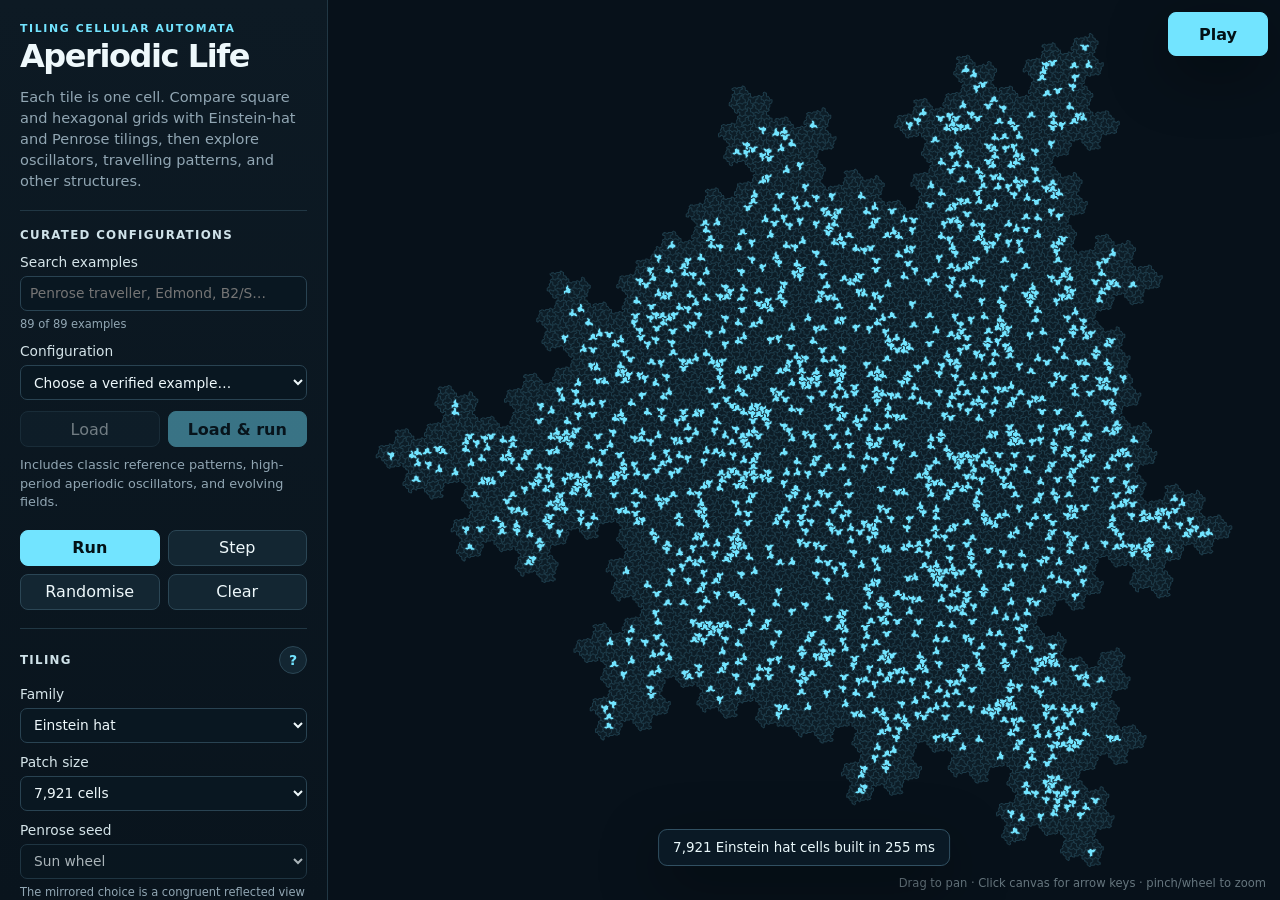
<file: index.html>
<!doctype html>
<html lang="en-GB">
<head>
  <meta charset="utf-8">
  <meta name="viewport" content="width=device-width, initial-scale=1, viewport-fit=cover">
  <meta name="theme-color" content="#07111a">
  <link rel="icon" href="data:,">
  <title>Aperiodic Life — cellular automata on periodic and aperiodic tilings</title>
  <link rel="stylesheet" href="styles.css?v=3.7.6">
</head>
<body>
  <div class="app-shell">
    <aside class="controls" id="controls" aria-label="Simulation controls">
      <header class="brand">
        <div>
          <p class="eyebrow">TILING CELLULAR AUTOMATA</p>
          <h1>Aperiodic Life</h1>
        </div>
        <button class="icon-button mobile-only" id="closeControls" aria-label="Close controls">×</button>
      </header>
      <p class="lede">Each tile is one cell. Compare square and hexagonal grids with Einstein-hat and Penrose tilings, then explore oscillators, travelling patterns, and other structures.</p>

      <section id="discoverySection" aria-labelledby="discoveryHeading">
        <h2 id="discoveryHeading">Curated configurations</h2>
        <label class="field">
          <span>Search examples</span>
          <input id="discoverySearch" type="search" placeholder="Penrose traveller, Edmond, B2/S…" autocomplete="off" aria-describedby="discoveryCount">
          <small id="discoveryCount" role="status" aria-live="polite"></small>
        </label>
        <label class="field">
          <span>Configuration</span>
          <select id="discoverySelect">
            <option value="">Choose a verified example…</option>
          </select>
        </label>
        <div class="button-grid discovery-actions">
          <button id="loadDiscoveryButton" disabled>Load</button>
          <button id="loadRunDiscoveryButton" class="primary" disabled>Load &amp; run</button>
        </div>
        <p class="discovery-note" id="discoveryDescription">Includes classic reference patterns, high-period aperiodic oscillators, and evolving fields.</p>
        <p class="discovery-provenance" id="discoveryProvenance" hidden></p>
      </section>

      <div class="button-grid primary-actions">
        <button class="primary" id="runButton" title="Run simulation (Space)" aria-label="Run simulation" aria-keyshortcuts="Space" disabled>Run</button>
        <button id="stepButton" title="Advance one generation (N)" aria-keyshortcuts="N">Step</button>
        <button id="randomizeButton" title="Randomise with a fresh seed (R)" aria-keyshortcuts="R">Randomise</button>
        <button id="clearButton" title="Clear all cells (C)" aria-keyshortcuts="C">Clear</button>
      </div>

      <section>
        <h2 class="section-title">
          <span>Tiling</span>
          <button class="info-button" id="neighborhoodInfoButton" type="button" aria-label="Explain neighbourhoods and finite borders" aria-haspopup="dialog" aria-controls="rulesDialog">?</button>
        </h2>
        <label class="field">
          <span>Family</span>
          <select id="tilingSelect">
            <option value="hat" selected>Einstein hat</option>
            <option value="penrose">Penrose P3 rhombs</option>
            <option value="square">Square grid</option>
            <option value="hex">Hexagonal grid</option>
          </select>
        </label>
        <label class="field">
          <span>Patch size</span>
          <select id="depthSelect">
            <option value="1">25 cells</option>
            <option value="2">169 cells</option>
            <option value="3">1,156 cells</option>
            <option value="4" selected>7,921 cells</option>
            <option value="5">54,289 cells</option>
          </select>
        </label>
        <label class="field" id="penroseSeedField" hidden>
          <span>Penrose seed</span>
          <select id="penroseSeedSelect" disabled>
            <option value="sun" selected>Sun wheel</option>
            <option value="sun-mirror">Mirrored sun wheel</option>
          </select>
          <small>The mirrored choice is a congruent reflected view of the same undecorated rhomb substrate; it changes tile ordering, not graph-totalistic dynamics.</small>
        </label>
        <label class="field">
          <span>Neighbourhood</span>
          <select id="neighborhoodSelect" aria-describedby="neighborhoodHelp">
            <option value="edge" selected>Shared edge</option>
            <option value="touch">Edge or corner</option>
          </select>
          <small id="neighborhoodHelp">The two contact graphs can have different degrees and finite-patch boundaries.</small>
        </label>
        <label class="field">
          <span>Dead border rings</span>
          <input id="borderInput" type="number" min="0" max="12" step="1" value="1">
          <small>Distance is measured using the selected neighbourhood.</small>
        </label>
      </section>

      <section>
        <h2 class="section-title">
          <span>Rule</span>
          <button class="info-button" id="ruleInfoButton" type="button" aria-label="Explain rule notation and cell states" aria-haspopup="dialog" aria-controls="rulesDialog">?</button>
        </h2>
        <label class="field">
          <span>Preset</span>
          <select id="presetSelect">
            <option value="conway" selected>Conway — B3/S23</option>
            <option value="highlife">HighLife — B36/S23</option>
            <option value="seeds">Seeds — B2/S</option>
            <option value="brain">Brian’s Brain — B2/S/C3</option>
            <option value="starwars">Star Wars — B2/S345/C4</option>
            <option value="lwd">Life without Death — B3/Sall</option>
            <option value="hata">Hat glider A — Edmond table</option>
            <option value="hatb">Hat glider B — Edmond table</option>
            <option value="hatc">Hat glider C — Edmond table</option>
            <option value="hatsimple">Hat glider — three-state table</option>
            <option value="hatwake">Hat wake traveller</option>
            <option value="hatrelay">Hat two-row relay — Spectre variant</option>
            <option value="custom">Custom</option>
          </select>
        </label>
        <div class="field">
          <span>Rule notation or table name</span>
          <div class="inline-control">
            <input id="ruleInput" type="text" value="B3/S23" spellcheck="false" aria-label="B slash S rule or named priority table" aria-describedby="ruleMeaningHelp ruleHelp" aria-invalid="false">
            <button class="compact" id="randomRuleButton" title="Generate a random valid rule">Dice</button>
          </div>
          <small id="ruleMeaningHelp"><code>B</code> lists birth counts; <code>S</code> lists survival counts. Only state-1 neighbours count.</small>
          <small id="ruleHelp" aria-live="polite">Use compact digits, comma-separated counts, or brackets for multi-digit counts.</small>
        </div>
        <label class="field">
          <span>Cell states (total)</span>
          <input id="generationsInput" type="number" min="2" max="32" step="1" value="2">
          <small id="statesHelp">Includes state 0 (dead) and state 1 (live); any higher states are refractory.</small>
        </label>
      </section>

      <section>
        <h2>Save an experiment</h2>
        <div class="button-grid discovery-actions">
          <button id="saveSnapshotButton" disabled>Save state</button>
          <button id="loadSnapshotButton">Load state</button>
        </div>
        <input id="snapshotFileInput" type="file" accept=".json,application/json" hidden>
        <p class="discovery-note" id="snapshotStatus" role="status" aria-live="polite">Save every cell state, the rules, and the generation to a JSON file. Load restores it paused.</p>
      </section>

      <section>
        <h2>Seed and timing</h2>
        <label class="field range-field">
          <span>Initial density <output id="densityOutput">22%</output></span>
          <input id="densityInput" type="range" min="0" max="1" step="0.01" value="0.22">
        </label>
        <div class="field">
          <span>Random seed</span>
          <div class="inline-control">
            <input id="seedInput" type="text" value="aperiodic" spellcheck="false" aria-label="Random seed" aria-describedby="seedHelp">
            <button class="compact" id="applySeedButton" title="Recreate the pattern from this seed and the current settings">Apply seed</button>
          </div>
          <small id="seedHelp">Randomise chooses a fresh seed. Apply seed (or Enter) repeats this seed with the current settings.</small>
        </div>
        <label class="field range-field">
          <span>Speed <output id="speedOutput">24 steps/s</output></span>
          <input id="speedInput" type="range" min="1" max="240" step="1" value="24">
        </label>
      </section>

      <section>
        <h2>View</h2>
        <label class="field">
          <span>Pointer tool</span>
          <select id="toolSelect">
            <option value="paint">Paint / erase cells</option>
            <option value="pan" selected>Pan view</option>
          </select>
        </label>
        <label class="check-field">
          <input id="gridCheckbox" type="checkbox" checked>
          <span>Draw tile outlines</span>
        </label>
        <label class="check-field">
          <input id="typeCheckbox" type="checkbox" checked disabled>
          <span>Distinguish thin and thick Penrose rhombs</span>
        </label>
        <label class="field">
          <span>Palette</span>
          <select id="paletteSelect">
            <option value="cyan" selected>Cyan night</option>
            <option value="ember">Ember</option>
            <option value="paper">Paper</option>
          </select>
        </label>
        <div class="button-grid">
          <button id="fitButton" title="Fit patch to view (F)" aria-keyshortcuts="F">Fit view</button>
          <button id="saveButton">Save PNG</button>
          <button id="copyButton" title="Copy settings only; use Save state to preserve the cells">Copy settings</button>
        </div>
      </section>

      <section class="stats-section">
        <h2>Live statistics</h2>
        <dl class="stats">
          <div><dt>Tiling</dt><dd id="tilingStat">—</dd></div>
          <div><dt>Generation</dt><dd id="generationStat">0</dd></div>
          <div><dt>Live (state 1)</dt><dd id="aliveStat">0</dd></div>
          <div><dt>Cells</dt><dd id="cellsStat">—</dd></div>
          <div><dt>Degree</dt><dd id="degreeStat">—</dd></div>
          <div><dt>Changed</dt><dd id="changedStat">0</dd></div>
          <div><dt>Detected cycle</dt><dd id="cycleStat">—</dd></div>
          <div><dt>Step time</dt><dd id="stepStat">—</dd></div>
          <div><dt>Build time</dt><dd id="buildStat">—</dd></div>
          <div><dt>Tile types</dt><dd id="tileTypesStat">—</dd></div>
        </dl>
      </section>

      <p class="footer-note">Space: run · N: step · R: randomise · F: fit · Shift-drag or right-drag: pan</p>
      <button class="about-button" id="aboutButton" type="button" aria-haspopup="dialog" aria-controls="aboutDialog">About</button>
    </aside>

    <main class="stage" id="stage">
      <div class="stage-actions" role="group" aria-label="Playback and controls">
        <button class="menu-button mobile-only" id="openControls" aria-label="Open controls" aria-controls="controls" aria-expanded="false">Controls</button>
        <button class="primary viewport-run" id="viewportRunButton" type="button" title="Play simulation (Space)" aria-label="Play simulation" aria-keyshortcuts="Space" disabled>Play</button>
      </div>
      <canvas id="lifeCanvas" tabindex="0" aria-label="Cellular automaton on a periodic or aperiodic tiling" aria-describedby="canvasKeyboardHelp" aria-keyshortcuts="ArrowLeft ArrowRight ArrowUp ArrowDown" title="Click or Tab to focus; arrow keys pan the view, Shift plus arrows pans faster"></canvas>
      <p id="canvasKeyboardHelp" hidden>When the canvas has focus, arrow keys move the view in that direction. Hold Shift to pan faster.</p>
      <div class="busy" id="busy" role="status" aria-live="polite" hidden>
        <div class="spinner" aria-hidden="true"></div>
        <strong id="busyTitle">Building tiling</strong>
        <span id="busyDetail">Generating geometry and adjacency…</span>
      </div>
      <div class="toast" id="toast" role="status" aria-live="polite" hidden></div>
      <div class="canvas-hint">Drag to pan · Click canvas for arrow keys · pinch/wheel to zoom</div>
    </main>
  </div>

  <dialog class="about-dialog" id="aboutDialog" aria-labelledby="aboutDialogTitle" aria-describedby="aboutCredit">
    <form method="dialog">
      <button class="dialog-close" id="aboutCloseButton" aria-label="Close About" autofocus>×</button>
      <h2 id="aboutDialogTitle">About Aperiodic Life</h2>
      <p id="aboutCredit">Aperiodic life package, vibe-coded by Murdoch J. Gabbay</p>
      <p class="release-details">Version <strong id="aboutVersion">3.7.6</strong> · Released <time datetime="2026-10-15">15 October 2026</time></p>
      <div class="about-catalogue" aria-labelledby="aboutCatalogueTitle">
        <h3 id="aboutCatalogueTitle">Complete pattern catalogue</h3>
        <p>All <span id="catalogueCount"></span> curated configurations, with precise rules, diagrams, verification, originality assessments and sources.</p>
        <p class="catalogue-links"><a class="catalogue-pdf-link" id="cataloguePdfLink" href="docs/catalogue/aperiodic-life-catalogue.pdf" target="_blank" rel="noopener">Open the full catalogue (PDF)</a><br><a id="catalogueSourceLink" href="docs/catalogue/catalogue.md" target="_blank" rel="noopener">Read the editable catalogue source (Markdown)</a></p>
        <p class="catalogue-offline-note">The PDF and source are included in the full package. If you copied the standalone HTML elsewhere, keep its <code>docs/catalogue</code> folder alongside it, or <a href="https://bellissimogiorno.github.io/aperiodic-life/docs/catalogue/aperiodic-life-catalogue.pdf" target="_blank" rel="noopener">read the online catalogue</a>.</p>
      </div>
      <p>The app supports traditional square and hexagonal boards, the Einstein “hat” monotile, and Penrose P3 rhombs. Every tile is one automaton cell.</p>
      <p><strong>On a phone or tablet:</strong> drag one finger to pan, pinch two fingers to zoom, or move both fingers together to pan. Pinching works with either tool selected. In <strong>Paint / erase cells</strong>, tap or drag one finger to edit; after a pinch, lift all fingers before starting a new paint stroke.</p>
      <p>The Einstein patch is generated from the H/T/P/F substitution system. The Penrose patch is generated by exact Robinson-triangle deflation and paired into thin and thick golden rhombs. Hat contacts use exact triangular-lattice coordinates; Penrose vertices use exact integer coefficients in <code>Z[φ]</code>. Adjacency is therefore not inferred from visual tolerances.</p>
      <p><strong>Shared edge</strong> gives the von Neumann graph on squares and the ordinary six-neighbour graph on hexagons. <strong>Edge or corner</strong> gives the Moore graph on squares; it coincides with shared-edge adjacency for regular hexagons. On the aperiodic tilings it also counts point contacts. Cells beyond the finite patch are absent and contribute to no neighbour count. Border rings can be locked in state 0 to keep experiments away from the boundary.</p>
      <p>Birth/survival rules use <code>B…/S…</code> notation. For example, <code>B3/S23</code> births a dead cell with three live neighbours and preserves a live cell with two or three. Counts can be comma-separated; use brackets for multi-digit counts, such as <code>B[10]/S[9,10]</code>. Named priority tables such as <code>TABLE:HAT-B</code> also count higher states and support the Hat gliders published by James Edmond in September 2026.</p>
      <p>Search <strong>Curated configurations</strong> at the top of the controls by tiling, rule, pattern name or credited author. Use <strong>Load</strong> to inspect a paused initial state or <strong>Load &amp; run</strong> to start it immediately. The <strong>Play/Pause</strong> button at the top right of the canvas stays available on phones, including while the controls are open. <strong>Save state</strong> preserves an exact experimental phase, including refractory cells, for later inspection or sharing.</p>
      <p>Published patterns and adaptations are credited individually in the catalogue and app. Patterns found by this package are identified separately; an unsuccessful search for precedents does not establish historical priority. Hat A/B/C rules and gliders are credited to James Edmond’s <a href="https://offlattice.org/monotile/" target="_blank" rel="noopener">interactive project</a> and <a href="https://arxiv.org/abs/2609.22579" target="_blank" rel="noopener">2026 paper</a>.</p>
      <p>Project code is MIT-licensed; Hat geometry adapted from Craig S. Kaplan retains its BSD 3-Clause licence. The full licence notices are included in the source package and the standalone file’s source header. This software is provided as is, without warranty, including fitness for a particular purpose; the authors accept no liability to the extent permitted by law.</p>
      <button class="primary">Close</button>
    </form>
  </dialog>

  <dialog class="rules-dialog" id="rulesDialog" aria-labelledby="rulesDialogTitle" aria-describedby="rulesDialogIntro">
    <form method="dialog">
      <button class="dialog-close" aria-label="Close rule help">×</button>
      <h2 id="rulesDialogTitle">How the rules work</h2>
      <p id="rulesDialogIntro">One tile is one cell. At each generation every cell reads the same old generation, then all cells update together. Changes made earlier in a step therefore cannot affect cells updated later in that step.</p>

      <section aria-labelledby="neighboursTitle">
        <h3 id="neighboursTitle">Neighbours and the finite patch</h3>
        <p><strong>Shared edge</strong> counts cells whose tile boundaries share an edge segment. <strong>Edge or corner</strong> also counts tiles that meet only at a point. The regular hexagonal choices coincide; on square and aperiodic boards they can differ. Birth/survival rules count selected neighbours in <strong>state 1</strong>; priority tables count each state separately.</p>
        <p>The displayed board is finite. Missing cells beyond it are absent from the graph, so they contribute to no count, including the state-0 count in a priority table. A value of <strong>1 dead border ring</strong> locks the outer graph boundary in state 0; each additional ring locks cells one more neighbour step inward. Glider evidence is measured before boundary contact.</p>
      </section>

      <section aria-labelledby="notationTitle">
        <h3 id="notationTitle">Reading <code>B…/S…</code></h3>
        <p><code>B</code> gives the live-neighbour counts that turn a state-0 cell into state 1. <code>S</code> gives the counts that keep a state-1 cell in state 1. Thus <code>B3/S23</code> means birth with exactly 3 live neighbours, and survival with 2 or 3. A blank list means none, so <code>B2/S</code> has births at 2 but no survival count.</p>
        <p>Compact digits are separate counts: <code>B36</code> means 3 or 6. Use commas or brackets when a count has more than one digit, for example <code>B[10]/S[9,10]</code>.</p>
      </section>

      <section aria-labelledby="statesTitle">
        <h3 id="statesTitle">Cell states in birth/survival rules</h3>
        <dl class="state-transitions">
          <div><dt>State 0</dt><dd>Dead and receptive. A matching <code>B</code> count changes it to state 1; otherwise it stays 0.</dd></div>
          <div><dt>State 1</dt><dd>Live, and the only state counted as a live neighbour. A matching <code>S</code> count keeps it at 1.</dd></div>
          <div><dt>Two states</dt><dd>If a state-1 cell does not survive, it returns directly to state 0.</dd></div>
          <div><dt>More than two</dt><dd>If it does not survive, state 1 advances through refractory states 2, 3, …, then returns to 0. Refractory cells ignore <code>B</code> and <code>S</code> while progressing.</dd></div>
        </dl>
      </section>

      <aside class="rule-example" aria-labelledby="travellerRuleTitle">
        <h3 id="travellerRuleTitle">Example: Penrose Compact Traveller</h3>
        <p><code>B2/S</code> with <strong>4 cell states</strong> means states 0, 1, 2, and 3. A dead cell is born into state 1 when it has exactly two state-1 neighbours. Because <code>S</code> is empty, a state-1 cell never remains live: it advances to state 2, then 3, then 0. States 2 and 3 are visible refractory cells but do not count as live neighbours.</p>
        <p>The <code>B24/S</code> launcher uses the same four states, but a dead cell may be born with either two <em>or</em> four live neighbours. Its extra four-neighbour births are used only during the measured launch transient.</p>
      </aside>

      <section aria-labelledby="priorityTitle">
        <h3 id="priorityTitle">Hat gliders and priority tables</h3>
        <p>The Hat A, B and C presets implement James Edmond’s published tables. Each ordered row tests the current state and minimum neighbour counts in specified states. The first matching row supplies the next state; no match gives state 0. Higher states are visible signals, not automatically ageing refractory cells. The number of states is fixed by the table.</p>
        <p>The derived three-state preset uses this shorter rule: a state-0 cell becomes 1 if it has fewer than two state-1 neighbours and at least one state-2 neighbour; a state-1 cell becomes 2 if it has a state-2 neighbour; everything else becomes 0. It reproduces the tested B flights after relabelling, but differs on some other configurations.</p>
        <p>The Hat wake traveller comes from this project’s rule search. Its two-row simplification changes state 1 to 2 when a state-2 neighbour is present; a state-0 cell becomes 1 when it has at least four state-0 neighbours and a state-2 neighbour. Everything else becomes 0. This simplification reproduces the published Spectre relay’s checked mature flight after relabelling, although its launch can differ. The four-state wake rule has a different body, including a short-lived state 3.</p>
        <p>Choose a curated Hat traveller or launcher to load its seed and neighbourhood. Each summary distinguishes published rules from separately searched ones. The evidence describes finite observations; neither a first-discovery claim nor a proof of endless travel is made. Source tables, longer replays and search records accompany the project.</p>
      </section>

      <section aria-labelledby="travellerEvidenceTitle">
        <h3 id="travellerEvidenceTitle">What “traveller” means here</h3>
        <p>An <strong>exact translated return</strong> means the complete configuration—including every refractory state—was found again after a nonzero geometric translation. This is an exact statement about those two measured generations on the displayed finite patch; an aperiodic substrate need not repeat farther along the path.</p>
        <p>An <strong>observed traveller</strong> need not have a translated recurrence. It must remain active, coherent, boundary-clear, and continue making net progress through the stated test horizon. The label never claims motion forever. Each curated summary states its measured horizon, and the source evidence records the population, radius, displacement, and border-distance checks.</p>
      </section>

      <button class="primary">Close</button>
    </form>
  </dialog>

  <script src="core.js?v=3.7.6"></script>
  <script src="discoveries.js?v=3.7.6"></script>
  <script src="app.js?v=3.7.6"></script>
</body>
</html>
</file>
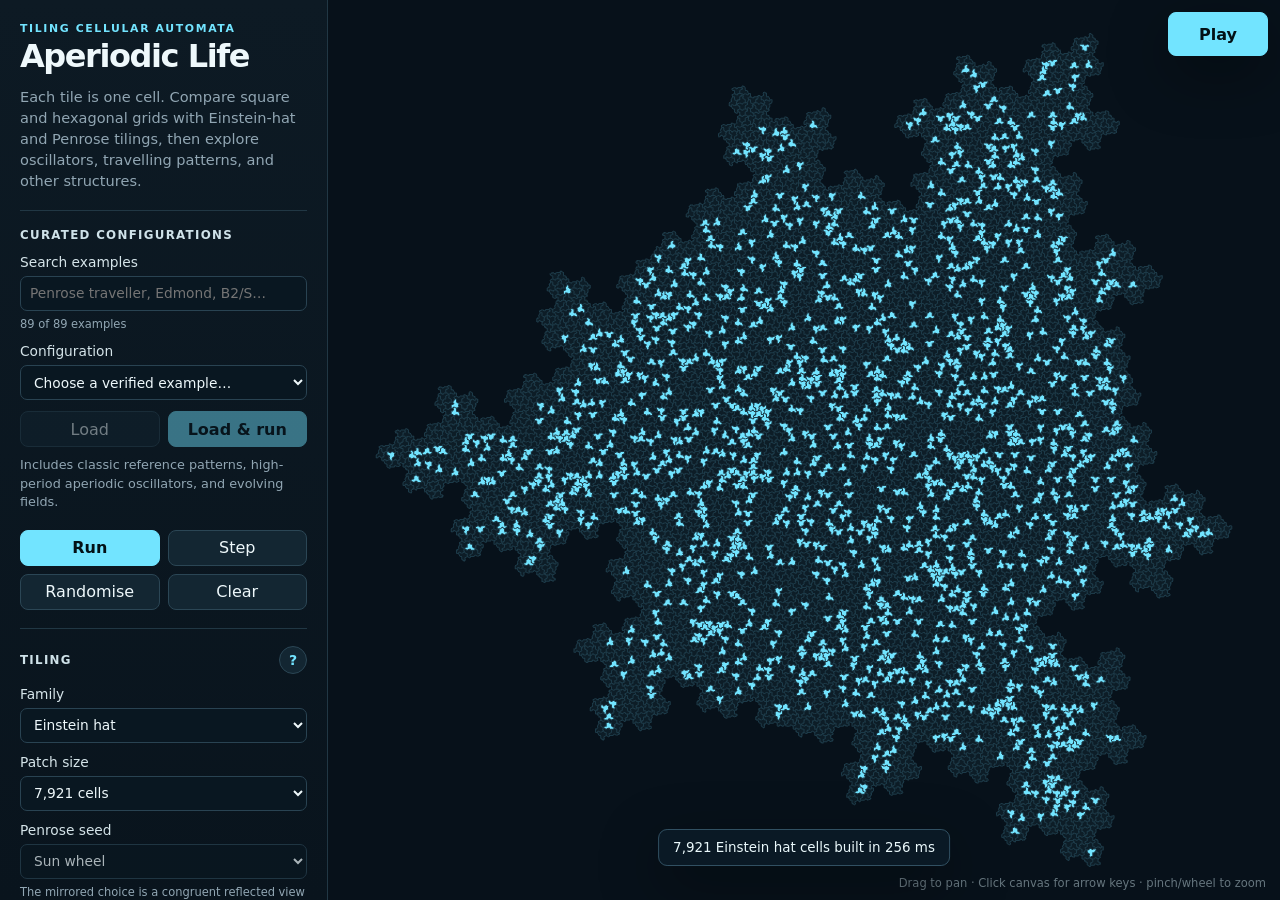
<file: aperiodic-life-standalone.html>
<!doctype html>
<!--
Aperiodic Life standalone build.

MIT License

Copyright (c) 2026 Aperiodic Life contributors

Permission is hereby granted, free of charge, to any person obtaining a copy
of this software and associated documentation files (the "Software"), to deal
in the Software without restriction, including without limitation the rights
to use, copy, modify, merge, publish, distribute, sublicense, and/or sell
copies of the Software, and to permit persons to whom the Software is
furnished to do so, subject to the following conditions:

The above copyright notice and this permission notice shall be included in all
copies or substantial portions of the Software.

THE SOFTWARE IS PROVIDED "AS IS", WITHOUT WARRANTY OF ANY KIND, EXPRESS OR
IMPLIED, INCLUDING BUT NOT LIMITED TO THE WARRANTIES OF MERCHANTABILITY,
FITNESS FOR A PARTICULAR PURPOSE AND NONINFRINGEMENT. IN NO EVENT SHALL THE
AUTHORS OR COPYRIGHT HOLDERS BE LIABLE FOR ANY CLAIM, DAMAGES OR OTHER
LIABILITY, WHETHER IN AN ACTION OF CONTRACT, TORT OR OTHERWISE, ARISING FROM,
OUT OF OR IN CONNECTION WITH THE SOFTWARE OR THE USE OR OTHER DEALINGS IN THE
SOFTWARE.

Hat substitution geometry is adapted from Craig S. Kaplan's hatviz,
Copyright (c) 2023, Craig S. Kaplan.

BSD 3-Clause License

Redistribution and use in source and binary forms, with or without
modification, are permitted provided that the following conditions are met:
1. Redistributions of source code must retain the above copyright notice,
   this list of conditions and the following disclaimer.
2. Redistributions in binary form must reproduce the above copyright notice,
   this list of conditions and the following disclaimer in the documentation
   and/or other materials provided with the distribution.
3. Neither the name of the copyright holder nor the names of its contributors
   may be used to endorse or promote products derived from this software
   without specific prior written permission.

THIS SOFTWARE IS PROVIDED BY THE COPYRIGHT HOLDERS AND CONTRIBUTORS "AS IS"
AND ANY EXPRESS OR IMPLIED WARRANTIES, INCLUDING, BUT NOT LIMITED TO, THE
IMPLIED WARRANTIES OF MERCHANTABILITY AND FITNESS FOR A PARTICULAR PURPOSE
ARE DISCLAIMED. IN NO EVENT SHALL THE COPYRIGHT HOLDER OR CONTRIBUTORS BE
LIABLE FOR ANY DIRECT, INDIRECT, INCIDENTAL, SPECIAL, EXEMPLARY, OR
CONSEQUENTIAL DAMAGES (INCLUDING, BUT NOT LIMITED TO, PROCUREMENT OF
SUBSTITUTE GOODS OR SERVICES; LOSS OF USE, DATA, OR PROFITS; OR BUSINESS
INTERRUPTION) HOWEVER CAUSED AND ON ANY THEORY OF LIABILITY, WHETHER IN
CONTRACT, STRICT LIABILITY, OR TORT (INCLUDING NEGLIGENCE OR OTHERWISE)
ARISING IN ANY WAY OUT OF THE USE OF THIS SOFTWARE, EVEN IF ADVISED OF THE
POSSIBILITY OF SUCH DAMAGE.
-->
<html lang="en-GB">
<head>
  <meta charset="utf-8">
  <meta name="viewport" content="width=device-width, initial-scale=1, viewport-fit=cover">
  <meta name="theme-color" content="#07111a">
  <link rel="icon" href="data:,">
  <title>Aperiodic Life — cellular automata on periodic and aperiodic tilings</title>
  <style>
:root {
  color-scheme: dark;
  --bg: #07111a;
  --panel: #0b1721;
  --panel-2: #10212d;
  --line: #213744;
  --muted: #91a6b3;
  --text: #eef8fb;
  --accent: #72e4ff;
  --accent-ink: #031116;
  --danger: #ff8f8f;
  --shadow: 0 18px 60px rgba(0, 0, 0, 0.38);
  font-family: Inter, ui-sans-serif, system-ui, -apple-system, BlinkMacSystemFont, "Segoe UI", sans-serif;
}

* { box-sizing: border-box; }
html, body { width: 100%; height: 100%; margin: 0; overflow: hidden; background: var(--bg); color: var(--text); }
button, input, select { font: inherit; }
button, select, input { color: inherit; }

.app-shell { position: relative; display: grid; grid-template-columns: 328px minmax(0, 1fr); width: 100%; height: 100%; height: 100dvh; }
.controls {
  overflow-y: auto;
  overscroll-behavior: contain;
  padding: 22px 20px 28px;
  background: linear-gradient(180deg, #0d1a24 0%, #09141d 100%);
  border-right: 1px solid var(--line);
  scrollbar-width: thin;
  z-index: 5;
}
.brand { display: flex; align-items: flex-start; justify-content: space-between; gap: 16px; }
.eyebrow { margin: 0 0 5px; color: var(--accent); font-size: 0.68rem; font-weight: 800; letter-spacing: 0.15em; }
h1 { margin: 0; font-size: 2rem; line-height: 1; letter-spacing: -0.045em; }
.lede { margin: 14px 0 18px; color: var(--muted); line-height: 1.45; font-size: 0.91rem; }
section { padding: 17px 0 13px; border-top: 1px solid var(--line); }
section h2 { margin: 0 0 12px; color: #cfe2e9; font-size: 0.74rem; text-transform: uppercase; letter-spacing: 0.11em; }
.section-title { display: flex; align-items: center; justify-content: space-between; gap: 10px; }

button {
  min-height: 36px;
  padding: 7px 10px;
  border: 1px solid #2b4655;
  border-radius: 8px;
  background: #132632;
  cursor: pointer;
  transition: border-color 120ms ease, background 120ms ease, transform 80ms ease;
}
button:hover { background: #19313f; border-color: #477083; }
button:active { transform: translateY(1px); }
button.primary { background: var(--accent); border-color: var(--accent); color: var(--accent-ink); font-weight: 800; }
button.primary:hover { filter: brightness(1.08); }
button.running { background: #ffcf66; border-color: #ffcf66; color: #241802; }
button.compact { min-height: 34px; padding-inline: 11px; white-space: nowrap; }
button:disabled { opacity: 0.45; cursor: not-allowed; }
.info-button {
  width: 28px;
  min-height: 28px;
  padding: 0;
  border-radius: 50%;
  color: var(--accent);
  font-size: 0.88rem;
  font-weight: 800;
  line-height: 1;
  text-transform: none;
  letter-spacing: 0;
}

.button-grid { display: grid; grid-template-columns: 1fr 1fr; gap: 8px; }
.wide-button { width: 100%; margin-bottom: 9px; }
.about-button { width: 100%; min-height: 44px; margin-top: 8px; }
.discovery-actions { margin-bottom: 9px; }
.discovery-note { margin: 0; color: var(--muted); font-size: 0.8rem; line-height: 1.45; }
.discovery-provenance { margin: 8px 0 0; color: var(--muted); font-size: 0.76rem; line-height: 1.45; overflow-wrap: anywhere; }
.discovery-provenance strong { font-weight: 600; }
.discovery-source-links { display: block; margin-top: 4px; }
.discovery-source-links a { color: var(--accent); text-underline-offset: 2px; }
.discovery-source-links a:focus-visible { outline: 2px solid var(--accent); outline-offset: 2px; }
.primary-actions { margin: 5px 0 18px; }
.field { display: grid; gap: 6px; margin: 0 0 11px; font-size: 0.86rem; }
.field > span, .range-field > span { display: flex; justify-content: space-between; gap: 12px; color: #d5e4e9; }
.field small { color: var(--muted); line-height: 1.35; }
.inline-control { display: grid; grid-template-columns: minmax(0, 1fr) auto; gap: 7px; }
input[type="text"], input[type="search"], input[type="number"], select {
  width: 100%;
  min-height: 35px;
  padding: 7px 9px;
  border: 1px solid #294352;
  border-radius: 7px;
  outline: none;
  background: #091721;
}
input[type="text"]:focus, input[type="search"]:focus, input[type="number"]:focus, select:focus { border-color: var(--accent); box-shadow: 0 0 0 2px rgba(114, 228, 255, 0.12); }
#snapshotStatus.error { color: var(--danger); }
input.invalid { border-color: var(--danger); box-shadow: 0 0 0 2px rgba(255, 143, 143, 0.12); }
input[type="range"] { width: 100%; accent-color: var(--accent); }
output { color: var(--accent); font-variant-numeric: tabular-nums; }
.check-field { display: flex; align-items: center; gap: 9px; margin: 0 0 12px; color: #d5e4e9; font-size: 0.86rem; }
.check-field input { accent-color: var(--accent); }

.stats { display: grid; grid-template-columns: 1fr 1fr; gap: 7px 14px; margin: 0; }
.stats div { min-width: 0; }
.stats dt { color: var(--muted); font-size: 0.72rem; }
.stats dd { margin: 2px 0 0; font-size: 0.9rem; font-variant-numeric: tabular-nums; white-space: nowrap; overflow: hidden; text-overflow: ellipsis; }
.footer-note { margin: 12px 0 0; color: #6f8794; font-size: 0.72rem; line-height: 1.5; }

.stage { position: relative; min-width: 0; min-height: 0; overflow: hidden; background: var(--bg); }
#lifeCanvas { display: block; width: 100%; height: 100%; touch-action: none; cursor: crosshair; }
#lifeCanvas:focus-visible { outline: 2px solid var(--accent); outline-offset: -3px; }
.sr-only { position: absolute; width: 1px; height: 1px; padding: 0; margin: -1px; overflow: hidden; clip-path: inset(50%); white-space: nowrap; border: 0; }
#lifeCanvas.pan-tool { cursor: grab; }
#lifeCanvas.dragging { cursor: grabbing; }
.busy {
  position: absolute;
  left: 50%; top: 50%;
  transform: translate(-50%, -50%);
  display: grid;
  justify-items: center;
  gap: 9px;
  width: min(310px, calc(100% - 40px));
  padding: 24px;
  border: 1px solid #274453;
  border-radius: 14px;
  background: rgba(9, 23, 33, 0.94);
  box-shadow: var(--shadow);
  text-align: center;
  z-index: 4;
}
.busy[hidden], .toast[hidden] { display: none; }
.busy span { color: var(--muted); font-size: 0.86rem; }
.spinner { width: 28px; height: 28px; border: 3px solid #23404f; border-top-color: var(--accent); border-radius: 50%; animation: spin 0.8s linear infinite; }
@keyframes spin { to { transform: rotate(360deg); } }
.toast {
  position: absolute;
  left: 50%; bottom: 34px;
  transform: translateX(-50%);
  max-width: min(420px, calc(100% - 32px));
  padding: 10px 14px;
  border: 1px solid #315062;
  border-radius: 9px;
  background: rgba(11, 27, 38, 0.95);
  box-shadow: var(--shadow);
  color: #eaf8fb;
  font-size: 0.84rem;
  text-align: center;
  z-index: 6;
}
.canvas-hint { position: absolute; right: 14px; bottom: 10px; color: rgba(195, 218, 225, 0.5); font-size: 0.72rem; pointer-events: none; }

.icon-button { min-width: 36px; padding: 0; font-size: 1.5rem; line-height: 1; }
.stage-actions {
  position: absolute;
  top: calc(12px + env(safe-area-inset-top, 0px));
  left: calc(12px + env(safe-area-inset-left, 0px));
  right: calc(12px + env(safe-area-inset-right, 0px));
  display: flex;
  align-items: center;
  justify-content: flex-end;
  gap: 12px;
  z-index: 7;
  pointer-events: none;
}
.stage-actions button { min-height: 44px; box-shadow: var(--shadow); pointer-events: auto; touch-action: manipulation; }
.menu-button { margin-right: auto; }
.viewport-run { min-width: 100px; font-weight: 800; }
.mobile-only { display: none; }

dialog {
  width: min(560px, calc(100% - 32px));
  padding: 0;
  border: 1px solid #315061;
  border-radius: 14px;
  background: #0c1a24;
  color: var(--text);
  box-shadow: var(--shadow);
}
dialog::backdrop { background: rgba(0, 0, 0, 0.62); backdrop-filter: blur(3px); }
dialog form { position: relative; padding: 25px; }
dialog h2 { margin: 0 0 14px; font-size: 1.5rem; }
dialog p { color: #b9ccd4; line-height: 1.55; }
dialog code { color: var(--accent); }
.dialog-close { position: absolute; right: 14px; top: 14px; width: 36px; min-height: 36px; padding: 0; font-size: 1.4rem; }
.about-dialog { width: min(680px, calc(100% - 32px)); max-height: calc(100% - 32px); max-height: calc(100dvh - 32px); }
.about-dialog form { max-height: inherit; overflow-y: auto; overscroll-behavior: contain; }
.about-dialog h2 { padding-right: 40px; }
.about-dialog button { min-height: 44px; }
.about-dialog .dialog-close { width: 44px; min-height: 44px; }
.about-dialog a { color: var(--accent); text-underline-offset: 3px; }
.about-dialog a:focus-visible { outline: 2px solid var(--accent); outline-offset: 4px; }
.about-dialog .release-details { margin-top: -6px; color: var(--muted); font-size: 0.9rem; }
.about-catalogue { margin: 20px 0; padding: 18px; border: 1px solid #315061; border-radius: 9px; background: #10232f; }
.about-catalogue h3 { margin: 0 0 8px; font-size: 1.05rem; }
.about-catalogue p { margin: 0 0 12px; }
.about-catalogue p:last-child { margin-bottom: 0; }
.catalogue-links a { display: inline-block; padding: 7px 0; }
.catalogue-pdf-link { font-weight: 800; }
.about-catalogue .catalogue-offline-note { font-size: 0.85rem; }
.rules-dialog { width: min(680px, calc(100% - 32px)); max-height: min(820px, calc(100% - 32px)); }
.rules-dialog form { max-height: inherit; overflow-y: auto; overscroll-behavior: contain; }
.rules-dialog section { padding: 15px 0 4px; border-top: 1px solid var(--line); }
.rules-dialog h3 { margin: 0 0 8px; color: #dcecf1; font-size: 1rem; }
.rules-dialog p { margin: 0 0 13px; }
.state-transitions { display: grid; gap: 8px; margin: 0 0 13px; }
.state-transitions div { display: grid; grid-template-columns: 108px minmax(0, 1fr); gap: 12px; }
.state-transitions dt { color: #dcecf1; font-weight: 750; }
.state-transitions dd { margin: 0; color: #b9ccd4; line-height: 1.48; }
.rule-example { margin: 12px 0 20px; padding: 14px 15px 2px; border: 1px solid #315061; border-radius: 9px; background: #10232f; }

@media (max-width: 520px) {
  .state-transitions div { grid-template-columns: 1fr; gap: 3px; }
}

@media (max-width: 780px) {
  .app-shell { display: block; }
  .controls {
    position: absolute;
    /* Leave the playback strip accessible even with the drawer open. */
    inset: calc(68px + env(safe-area-inset-top, 0px)) auto 0 0;
    width: min(340px, calc(100% - 42px));
    padding-left: max(20px, env(safe-area-inset-left, 0px));
    padding-bottom: calc(28px + env(safe-area-inset-bottom, 0px));
    box-shadow: var(--shadow);
    transform: translateX(-105%);
    visibility: hidden;
    transition: transform 180ms ease;
  }
  .controls.open { transform: translateX(0); visibility: visible; }
  .mobile-only { display: inline-flex; align-items: center; justify-content: center; }
  .stage { width: 100%; height: 100%; }
  .canvas-hint { display: none; }
}
  </style>
</head>
<body>
  <div class="app-shell">
    <aside class="controls" id="controls" aria-label="Simulation controls">
      <header class="brand">
        <div>
          <p class="eyebrow">TILING CELLULAR AUTOMATA</p>
          <h1>Aperiodic Life</h1>
        </div>
        <button class="icon-button mobile-only" id="closeControls" aria-label="Close controls">×</button>
      </header>
      <p class="lede">Each tile is one cell. Compare square and hexagonal grids with Einstein-hat and Penrose tilings, then explore oscillators, travelling patterns, and other structures.</p>

      <section id="discoverySection" aria-labelledby="discoveryHeading">
        <h2 id="discoveryHeading">Curated configurations</h2>
        <label class="field">
          <span>Search examples</span>
          <input id="discoverySearch" type="search" placeholder="Penrose traveller, Edmond, B2/S…" autocomplete="off" aria-describedby="discoveryCount">
          <small id="discoveryCount" role="status" aria-live="polite"></small>
        </label>
        <label class="field">
          <span>Configuration</span>
          <select id="discoverySelect">
            <option value="">Choose a verified example…</option>
          </select>
        </label>
        <div class="button-grid discovery-actions">
          <button id="loadDiscoveryButton" disabled>Load</button>
          <button id="loadRunDiscoveryButton" class="primary" disabled>Load &amp; run</button>
        </div>
        <p class="discovery-note" id="discoveryDescription">Includes classic reference patterns, high-period aperiodic oscillators, and evolving fields.</p>
        <p class="discovery-provenance" id="discoveryProvenance" hidden></p>
      </section>

      <div class="button-grid primary-actions">
        <button class="primary" id="runButton" title="Run simulation (Space)" aria-label="Run simulation" aria-keyshortcuts="Space" disabled>Run</button>
        <button id="stepButton" title="Advance one generation (N)" aria-keyshortcuts="N">Step</button>
        <button id="randomizeButton" title="Randomise with a fresh seed (R)" aria-keyshortcuts="R">Randomise</button>
        <button id="clearButton" title="Clear all cells (C)" aria-keyshortcuts="C">Clear</button>
      </div>

      <section>
        <h2 class="section-title">
          <span>Tiling</span>
          <button class="info-button" id="neighborhoodInfoButton" type="button" aria-label="Explain neighbourhoods and finite borders" aria-haspopup="dialog" aria-controls="rulesDialog">?</button>
        </h2>
        <label class="field">
          <span>Family</span>
          <select id="tilingSelect">
            <option value="hat" selected>Einstein hat</option>
            <option value="penrose">Penrose P3 rhombs</option>
            <option value="square">Square grid</option>
            <option value="hex">Hexagonal grid</option>
          </select>
        </label>
        <label class="field">
          <span>Patch size</span>
          <select id="depthSelect">
            <option value="1">25 cells</option>
            <option value="2">169 cells</option>
            <option value="3">1,156 cells</option>
            <option value="4" selected>7,921 cells</option>
            <option value="5">54,289 cells</option>
          </select>
        </label>
        <label class="field" id="penroseSeedField" hidden>
          <span>Penrose seed</span>
          <select id="penroseSeedSelect" disabled>
            <option value="sun" selected>Sun wheel</option>
            <option value="sun-mirror">Mirrored sun wheel</option>
          </select>
          <small>The mirrored choice is a congruent reflected view of the same undecorated rhomb substrate; it changes tile ordering, not graph-totalistic dynamics.</small>
        </label>
        <label class="field">
          <span>Neighbourhood</span>
          <select id="neighborhoodSelect" aria-describedby="neighborhoodHelp">
            <option value="edge" selected>Shared edge</option>
            <option value="touch">Edge or corner</option>
          </select>
          <small id="neighborhoodHelp">The two contact graphs can have different degrees and finite-patch boundaries.</small>
        </label>
        <label class="field">
          <span>Dead border rings</span>
          <input id="borderInput" type="number" min="0" max="12" step="1" value="1">
          <small>Distance is measured using the selected neighbourhood.</small>
        </label>
      </section>

      <section>
        <h2 class="section-title">
          <span>Rule</span>
          <button class="info-button" id="ruleInfoButton" type="button" aria-label="Explain rule notation and cell states" aria-haspopup="dialog" aria-controls="rulesDialog">?</button>
        </h2>
        <label class="field">
          <span>Preset</span>
          <select id="presetSelect">
            <option value="conway" selected>Conway — B3/S23</option>
            <option value="highlife">HighLife — B36/S23</option>
            <option value="seeds">Seeds — B2/S</option>
            <option value="brain">Brian’s Brain — B2/S/C3</option>
            <option value="starwars">Star Wars — B2/S345/C4</option>
            <option value="lwd">Life without Death — B3/Sall</option>
            <option value="hata">Hat glider A — Edmond table</option>
            <option value="hatb">Hat glider B — Edmond table</option>
            <option value="hatc">Hat glider C — Edmond table</option>
            <option value="hatsimple">Hat glider — three-state table</option>
            <option value="hatwake">Hat wake traveller</option>
            <option value="hatrelay">Hat two-row relay — Spectre variant</option>
            <option value="custom">Custom</option>
          </select>
        </label>
        <div class="field">
          <span>Rule notation or table name</span>
          <div class="inline-control">
            <input id="ruleInput" type="text" value="B3/S23" spellcheck="false" aria-label="B slash S rule or named priority table" aria-describedby="ruleMeaningHelp ruleHelp" aria-invalid="false">
            <button class="compact" id="randomRuleButton" title="Generate a random valid rule">Dice</button>
          </div>
          <small id="ruleMeaningHelp"><code>B</code> lists birth counts; <code>S</code> lists survival counts. Only state-1 neighbours count.</small>
          <small id="ruleHelp" aria-live="polite">Use compact digits, comma-separated counts, or brackets for multi-digit counts.</small>
        </div>
        <label class="field">
          <span>Cell states (total)</span>
          <input id="generationsInput" type="number" min="2" max="32" step="1" value="2">
          <small id="statesHelp">Includes state 0 (dead) and state 1 (live); any higher states are refractory.</small>
        </label>
      </section>

      <section>
        <h2>Save an experiment</h2>
        <div class="button-grid discovery-actions">
          <button id="saveSnapshotButton" disabled>Save state</button>
          <button id="loadSnapshotButton">Load state</button>
        </div>
        <input id="snapshotFileInput" type="file" accept=".json,application/json" hidden>
        <p class="discovery-note" id="snapshotStatus" role="status" aria-live="polite">Save every cell state, the rules, and the generation to a JSON file. Load restores it paused.</p>
      </section>

      <section>
        <h2>Seed and timing</h2>
        <label class="field range-field">
          <span>Initial density <output id="densityOutput">22%</output></span>
          <input id="densityInput" type="range" min="0" max="1" step="0.01" value="0.22">
        </label>
        <div class="field">
          <span>Random seed</span>
          <div class="inline-control">
            <input id="seedInput" type="text" value="aperiodic" spellcheck="false" aria-label="Random seed" aria-describedby="seedHelp">
            <button class="compact" id="applySeedButton" title="Recreate the pattern from this seed and the current settings">Apply seed</button>
          </div>
          <small id="seedHelp">Randomise chooses a fresh seed. Apply seed (or Enter) repeats this seed with the current settings.</small>
        </div>
        <label class="field range-field">
          <span>Speed <output id="speedOutput">24 steps/s</output></span>
          <input id="speedInput" type="range" min="1" max="240" step="1" value="24">
        </label>
      </section>

      <section>
        <h2>View</h2>
        <label class="field">
          <span>Pointer tool</span>
          <select id="toolSelect">
            <option value="paint">Paint / erase cells</option>
            <option value="pan" selected>Pan view</option>
          </select>
        </label>
        <label class="check-field">
          <input id="gridCheckbox" type="checkbox" checked>
          <span>Draw tile outlines</span>
        </label>
        <label class="check-field">
          <input id="typeCheckbox" type="checkbox" checked disabled>
          <span>Distinguish thin and thick Penrose rhombs</span>
        </label>
        <label class="field">
          <span>Palette</span>
          <select id="paletteSelect">
            <option value="cyan" selected>Cyan night</option>
            <option value="ember">Ember</option>
            <option value="paper">Paper</option>
          </select>
        </label>
        <div class="button-grid">
          <button id="fitButton" title="Fit patch to view (F)" aria-keyshortcuts="F">Fit view</button>
          <button id="saveButton">Save PNG</button>
          <button id="copyButton" title="Copy settings only; use Save state to preserve the cells">Copy settings</button>
        </div>
      </section>

      <section class="stats-section">
        <h2>Live statistics</h2>
        <dl class="stats">
          <div><dt>Tiling</dt><dd id="tilingStat">—</dd></div>
          <div><dt>Generation</dt><dd id="generationStat">0</dd></div>
          <div><dt>Live (state 1)</dt><dd id="aliveStat">0</dd></div>
          <div><dt>Cells</dt><dd id="cellsStat">—</dd></div>
          <div><dt>Degree</dt><dd id="degreeStat">—</dd></div>
          <div><dt>Changed</dt><dd id="changedStat">0</dd></div>
          <div><dt>Detected cycle</dt><dd id="cycleStat">—</dd></div>
          <div><dt>Step time</dt><dd id="stepStat">—</dd></div>
          <div><dt>Build time</dt><dd id="buildStat">—</dd></div>
          <div><dt>Tile types</dt><dd id="tileTypesStat">—</dd></div>
        </dl>
      </section>

      <p class="footer-note">Space: run · N: step · R: randomise · F: fit · Shift-drag or right-drag: pan</p>
      <button class="about-button" id="aboutButton" type="button" aria-haspopup="dialog" aria-controls="aboutDialog">About</button>
    </aside>

    <main class="stage" id="stage">
      <div class="stage-actions" role="group" aria-label="Playback and controls">
        <button class="menu-button mobile-only" id="openControls" aria-label="Open controls" aria-controls="controls" aria-expanded="false">Controls</button>
        <button class="primary viewport-run" id="viewportRunButton" type="button" title="Play simulation (Space)" aria-label="Play simulation" aria-keyshortcuts="Space" disabled>Play</button>
      </div>
      <canvas id="lifeCanvas" tabindex="0" aria-label="Cellular automaton on a periodic or aperiodic tiling" aria-describedby="canvasKeyboardHelp" aria-keyshortcuts="ArrowLeft ArrowRight ArrowUp ArrowDown" title="Click or Tab to focus; arrow keys pan the view, Shift plus arrows pans faster"></canvas>
      <p id="canvasKeyboardHelp" hidden>When the canvas has focus, arrow keys move the view in that direction. Hold Shift to pan faster.</p>
      <div class="busy" id="busy" role="status" aria-live="polite" hidden>
        <div class="spinner" aria-hidden="true"></div>
        <strong id="busyTitle">Building tiling</strong>
        <span id="busyDetail">Generating geometry and adjacency…</span>
      </div>
      <div class="toast" id="toast" role="status" aria-live="polite" hidden></div>
      <div class="canvas-hint">Drag to pan · Click canvas for arrow keys · pinch/wheel to zoom</div>
    </main>
  </div>

  <dialog class="about-dialog" id="aboutDialog" aria-labelledby="aboutDialogTitle" aria-describedby="aboutCredit">
    <form method="dialog">
      <button class="dialog-close" id="aboutCloseButton" aria-label="Close About" autofocus>×</button>
      <h2 id="aboutDialogTitle">About Aperiodic Life</h2>
      <p id="aboutCredit">Aperiodic life package, vibe-coded by Murdoch J. Gabbay</p>
      <p class="release-details">Version <strong id="aboutVersion">3.7.6</strong> · Released <time datetime="2026-10-15">15 October 2026</time></p>
      <div class="about-catalogue" aria-labelledby="aboutCatalogueTitle">
        <h3 id="aboutCatalogueTitle">Complete pattern catalogue</h3>
        <p>All <span id="catalogueCount"></span> curated configurations, with precise rules, diagrams, verification, originality assessments and sources.</p>
        <p class="catalogue-links"><a class="catalogue-pdf-link" id="cataloguePdfLink" href="docs/catalogue/aperiodic-life-catalogue.pdf" target="_blank" rel="noopener">Open the full catalogue (PDF)</a><br><a id="catalogueSourceLink" href="docs/catalogue/catalogue.md" target="_blank" rel="noopener">Read the editable catalogue source (Markdown)</a></p>
        <p class="catalogue-offline-note">The PDF and source are included in the full package. If you copied the standalone HTML elsewhere, keep its <code>docs/catalogue</code> folder alongside it, or <a href="https://bellissimogiorno.github.io/aperiodic-life/docs/catalogue/aperiodic-life-catalogue.pdf" target="_blank" rel="noopener">read the online catalogue</a>.</p>
      </div>
      <p>The app supports traditional square and hexagonal boards, the Einstein “hat” monotile, and Penrose P3 rhombs. Every tile is one automaton cell.</p>
      <p><strong>On a phone or tablet:</strong> drag one finger to pan, pinch two fingers to zoom, or move both fingers together to pan. Pinching works with either tool selected. In <strong>Paint / erase cells</strong>, tap or drag one finger to edit; after a pinch, lift all fingers before starting a new paint stroke.</p>
      <p>The Einstein patch is generated from the H/T/P/F substitution system. The Penrose patch is generated by exact Robinson-triangle deflation and paired into thin and thick golden rhombs. Hat contacts use exact triangular-lattice coordinates; Penrose vertices use exact integer coefficients in <code>Z[φ]</code>. Adjacency is therefore not inferred from visual tolerances.</p>
      <p><strong>Shared edge</strong> gives the von Neumann graph on squares and the ordinary six-neighbour graph on hexagons. <strong>Edge or corner</strong> gives the Moore graph on squares; it coincides with shared-edge adjacency for regular hexagons. On the aperiodic tilings it also counts point contacts. Cells beyond the finite patch are absent and contribute to no neighbour count. Border rings can be locked in state 0 to keep experiments away from the boundary.</p>
      <p>Birth/survival rules use <code>B…/S…</code> notation. For example, <code>B3/S23</code> births a dead cell with three live neighbours and preserves a live cell with two or three. Counts can be comma-separated; use brackets for multi-digit counts, such as <code>B[10]/S[9,10]</code>. Named priority tables such as <code>TABLE:HAT-B</code> also count higher states and support the Hat gliders published by James Edmond in September 2026.</p>
      <p>Search <strong>Curated configurations</strong> at the top of the controls by tiling, rule, pattern name or credited author. Use <strong>Load</strong> to inspect a paused initial state or <strong>Load &amp; run</strong> to start it immediately. The <strong>Play/Pause</strong> button at the top right of the canvas stays available on phones, including while the controls are open. <strong>Save state</strong> preserves an exact experimental phase, including refractory cells, for later inspection or sharing.</p>
      <p>Published patterns and adaptations are credited individually in the catalogue and app. Patterns found by this package are identified separately; an unsuccessful search for precedents does not establish historical priority. Hat A/B/C rules and gliders are credited to James Edmond’s <a href="https://offlattice.org/monotile/" target="_blank" rel="noopener">interactive project</a> and <a href="https://arxiv.org/abs/2609.22579" target="_blank" rel="noopener">2026 paper</a>.</p>
      <p>Project code is MIT-licensed; Hat geometry adapted from Craig S. Kaplan retains its BSD 3-Clause licence. The full licence notices are included in the source package and the standalone file’s source header. This software is provided as is, without warranty, including fitness for a particular purpose; the authors accept no liability to the extent permitted by law.</p>
      <button class="primary">Close</button>
    </form>
  </dialog>

  <dialog class="rules-dialog" id="rulesDialog" aria-labelledby="rulesDialogTitle" aria-describedby="rulesDialogIntro">
    <form method="dialog">
      <button class="dialog-close" aria-label="Close rule help">×</button>
      <h2 id="rulesDialogTitle">How the rules work</h2>
      <p id="rulesDialogIntro">One tile is one cell. At each generation every cell reads the same old generation, then all cells update together. Changes made earlier in a step therefore cannot affect cells updated later in that step.</p>

      <section aria-labelledby="neighboursTitle">
        <h3 id="neighboursTitle">Neighbours and the finite patch</h3>
        <p><strong>Shared edge</strong> counts cells whose tile boundaries share an edge segment. <strong>Edge or corner</strong> also counts tiles that meet only at a point. The regular hexagonal choices coincide; on square and aperiodic boards they can differ. Birth/survival rules count selected neighbours in <strong>state 1</strong>; priority tables count each state separately.</p>
        <p>The displayed board is finite. Missing cells beyond it are absent from the graph, so they contribute to no count, including the state-0 count in a priority table. A value of <strong>1 dead border ring</strong> locks the outer graph boundary in state 0; each additional ring locks cells one more neighbour step inward. Glider evidence is measured before boundary contact.</p>
      </section>

      <section aria-labelledby="notationTitle">
        <h3 id="notationTitle">Reading <code>B…/S…</code></h3>
        <p><code>B</code> gives the live-neighbour counts that turn a state-0 cell into state 1. <code>S</code> gives the counts that keep a state-1 cell in state 1. Thus <code>B3/S23</code> means birth with exactly 3 live neighbours, and survival with 2 or 3. A blank list means none, so <code>B2/S</code> has births at 2 but no survival count.</p>
        <p>Compact digits are separate counts: <code>B36</code> means 3 or 6. Use commas or brackets when a count has more than one digit, for example <code>B[10]/S[9,10]</code>.</p>
      </section>

      <section aria-labelledby="statesTitle">
        <h3 id="statesTitle">Cell states in birth/survival rules</h3>
        <dl class="state-transitions">
          <div><dt>State 0</dt><dd>Dead and receptive. A matching <code>B</code> count changes it to state 1; otherwise it stays 0.</dd></div>
          <div><dt>State 1</dt><dd>Live, and the only state counted as a live neighbour. A matching <code>S</code> count keeps it at 1.</dd></div>
          <div><dt>Two states</dt><dd>If a state-1 cell does not survive, it returns directly to state 0.</dd></div>
          <div><dt>More than two</dt><dd>If it does not survive, state 1 advances through refractory states 2, 3, …, then returns to 0. Refractory cells ignore <code>B</code> and <code>S</code> while progressing.</dd></div>
        </dl>
      </section>

      <aside class="rule-example" aria-labelledby="travellerRuleTitle">
        <h3 id="travellerRuleTitle">Example: Penrose Compact Traveller</h3>
        <p><code>B2/S</code> with <strong>4 cell states</strong> means states 0, 1, 2, and 3. A dead cell is born into state 1 when it has exactly two state-1 neighbours. Because <code>S</code> is empty, a state-1 cell never remains live: it advances to state 2, then 3, then 0. States 2 and 3 are visible refractory cells but do not count as live neighbours.</p>
        <p>The <code>B24/S</code> launcher uses the same four states, but a dead cell may be born with either two <em>or</em> four live neighbours. Its extra four-neighbour births are used only during the measured launch transient.</p>
      </aside>

      <section aria-labelledby="priorityTitle">
        <h3 id="priorityTitle">Hat gliders and priority tables</h3>
        <p>The Hat A, B and C presets implement James Edmond’s published tables. Each ordered row tests the current state and minimum neighbour counts in specified states. The first matching row supplies the next state; no match gives state 0. Higher states are visible signals, not automatically ageing refractory cells. The number of states is fixed by the table.</p>
        <p>The derived three-state preset uses this shorter rule: a state-0 cell becomes 1 if it has fewer than two state-1 neighbours and at least one state-2 neighbour; a state-1 cell becomes 2 if it has a state-2 neighbour; everything else becomes 0. It reproduces the tested B flights after relabelling, but differs on some other configurations.</p>
        <p>The Hat wake traveller comes from this project’s rule search. Its two-row simplification changes state 1 to 2 when a state-2 neighbour is present; a state-0 cell becomes 1 when it has at least four state-0 neighbours and a state-2 neighbour. Everything else becomes 0. This simplification reproduces the published Spectre relay’s checked mature flight after relabelling, although its launch can differ. The four-state wake rule has a different body, including a short-lived state 3.</p>
        <p>Choose a curated Hat traveller or launcher to load its seed and neighbourhood. Each summary distinguishes published rules from separately searched ones. The evidence describes finite observations; neither a first-discovery claim nor a proof of endless travel is made. Source tables, longer replays and search records accompany the project.</p>
      </section>

      <section aria-labelledby="travellerEvidenceTitle">
        <h3 id="travellerEvidenceTitle">What “traveller” means here</h3>
        <p>An <strong>exact translated return</strong> means the complete configuration—including every refractory state—was found again after a nonzero geometric translation. This is an exact statement about those two measured generations on the displayed finite patch; an aperiodic substrate need not repeat farther along the path.</p>
        <p>An <strong>observed traveller</strong> need not have a translated recurrence. It must remain active, coherent, boundary-clear, and continue making net progress through the stated test horizon. The label never claims motion forever. Each curated summary states its measured horizon, and the source evidence records the population, radius, displacement, and border-distance checks.</p>
      </section>

      <button class="primary">Close</button>
    </form>
  </dialog>

  <script>
/*
 * Aperiodic Life core
 *
 * Hat substitution geometry is adapted from Craig S. Kaplan's hatviz,
 * Copyright (c) 2023 Craig S. Kaplan, under the BSD 3-Clause License.
 * See THIRD_PARTY_LICENSES.md.
 *
 * Cellular-automaton and graph operations for finite tiling patches.
 */
(function (root, factory) {
  const api = factory();
  if (typeof module === 'object' && module.exports) module.exports = api;
  else root.AperiodicLifeCore = api;
})(typeof globalThis !== 'undefined' ? globalThis : this, function () {
  'use strict';

  const SQRT3 = Math.sqrt(3);
  const HALF_SQRT3 = SQRT3 / 2;
  const PHI = (1 + Math.sqrt(5)) / 2;
  const PI = Math.PI;
  const IDENT = Object.freeze([1, 0, 0, 0, 1, 0]);

  const pt = (x, y) => ({ x, y });
  const hexPt = (x, y) => pt(x + 0.5 * y, HALF_SQRT3 * y);
  const padd = (p, q) => pt(p.x + q.x, p.y + q.y);
  const psub = (p, q) => pt(p.x - q.x, p.y - q.y);

  function invert(T) {
    const det = T[0] * T[4] - T[1] * T[3];
    if (Math.abs(det) < 1e-14) throw new Error('Singular affine transform');
    return [
      T[4] / det,
      -T[1] / det,
      (T[1] * T[5] - T[2] * T[4]) / det,
      -T[3] / det,
      T[0] / det,
      (T[2] * T[3] - T[0] * T[5]) / det,
    ];
  }

  function multiply(A, B) {
    return [
      A[0] * B[0] + A[1] * B[3],
      A[0] * B[1] + A[1] * B[4],
      A[0] * B[2] + A[1] * B[5] + A[2],
      A[3] * B[0] + A[4] * B[3],
      A[3] * B[1] + A[4] * B[4],
      A[3] * B[2] + A[4] * B[5] + A[5],
    ];
  }

  function rotation(angle) {
    const c = Math.cos(angle);
    const s = Math.sin(angle);
    return [c, -s, 0, s, c, 0];
  }

  const translation = (x, y) => [1, 0, x, 0, 1, y];

  function rotateAbout(p, angle) {
    return multiply(
      translation(p.x, p.y),
      multiply(rotation(angle), translation(-p.x, -p.y)),
    );
  }

  function transformPoint(M, P) {
    return pt(
      M[0] * P.x + M[1] * P.y + M[2],
      M[3] * P.x + M[4] * P.y + M[5],
    );
  }

  function matchSegment(p, q) {
    return [q.x - p.x, p.y - q.y, p.x, q.y - p.y, q.x - p.x, p.y];
  }

  function matchTwo(p1, q1, p2, q2) {
    return multiply(matchSegment(p2, q2), invert(matchSegment(p1, q1)));
  }

  function intersectLines(p1, q1, p2, q2) {
    const d =
      (q2.y - p2.y) * (q1.x - p1.x) -
      (q2.x - p2.x) * (q1.y - p1.y);
    if (Math.abs(d) < 1e-14) throw new Error('Parallel lines in substitution geometry');
    const uA =
      ((q2.x - p2.x) * (p1.y - p2.y) -
        (q2.y - p2.y) * (p1.x - p2.x)) /
      d;
    return pt(p1.x + uA * (q1.x - p1.x), p1.y + uA * (q1.y - p1.y));
  }

  const HAT_OUTLINE = Object.freeze([
    hexPt(0, 0),
    hexPt(-1, -1),
    hexPt(0, -2),
    hexPt(2, -2),
    hexPt(2, -1),
    hexPt(4, -2),
    hexPt(5, -1),
    hexPt(4, 0),
    hexPt(3, 0),
    hexPt(2, 2),
    hexPt(0, 3),
    hexPt(0, 2),
    hexPt(-1, 2),
  ].map(Object.freeze));
  // Outline edge 2 is the hat's sole double-length side. Every emitted hat is
  // an affine half-scale copy, so this side must be represented by two
  // elementary lattice segments for edge-to-edge topology.
  const HAT_SPLIT_EDGE = 2;

  const SQUARE_OUTLINE = Object.freeze([
    pt(0, 0),
    pt(1, 0),
    pt(1, 1),
    pt(0, 1),
  ].map(Object.freeze));

  // A unit square is an affine prototype for every Penrose rhomb. The
  // instance transform supplies its two unit edge vectors, so thin and thick
  // rhombs share one tiny WebGL mesh and one draw call.
  const PENROSE_OUTLINE = SQUARE_OUTLINE;

  const HEX_OUTLINE = Object.freeze(
    Array.from({ length: 6 }, (_, index) => {
      const angle = PI / 6 + index * PI / 3;
      return Object.freeze(pt(Math.cos(angle), Math.sin(angle)));
    }),
  );

  const PENROSE_DIRECTIONS = Object.freeze(
    Array.from({ length: 5 }, (_, index) => {
      const angle = ((2 * index + 1) * PI) / 10;
      return Object.freeze(pt(Math.cos(angle), Math.sin(angle)));
    }),
  );

  // The five positive decagonal directions are generated by the first two
  // over Z[phi].  Coefficients are [u_a, u_b, v_a, v_b], representing
  // (u_a + u_b*phi)*d0 + (v_a + v_b*phi)*d1.  Because d0 and d1 are not
  // parallel, this is a canonical exact representation of every constructed
  // Penrose vertex rather than a redundant five-direction formal sum.
  const PENROSE_DIRECTION_COEFFICIENTS = Object.freeze([
    Object.freeze([1, 0, 0, 0]),       // d0
    Object.freeze([0, 0, 1, 0]),       // d1
    Object.freeze([-1, 0, 0, 1]),      // d2 = -d0 + phi*d1
    Object.freeze([0, -1, 0, 1]),      // d3 = -phi*d0 + phi*d1
    Object.freeze([0, -1, 1, 0]),      // d4 = -phi*d0 + d1
  ]);

  const PATCH_OPTIONS = Object.freeze({
    square: Object.freeze([
      Object.freeze({ depth: 25, tileCount: 625, label: '25 × 25 — 625 cells' }),
      Object.freeze({ depth: 51, tileCount: 2601, label: '51 × 51 — 2,601 cells' }),
      Object.freeze({ depth: 101, tileCount: 10201, label: '101 × 101 — 10,201 cells' }),
      Object.freeze({ depth: 201, tileCount: 40401, label: '201 × 201 — 40,401 cells' }),
      Object.freeze({ depth: 301, tileCount: 90601, label: '301 × 301 — 90,601 cells' }),
    ]),
    hex: Object.freeze([
      Object.freeze({ depth: 8, tileCount: 217, label: 'radius 8 — 217 cells' }),
      Object.freeze({ depth: 16, tileCount: 817, label: 'radius 16 — 817 cells' }),
      Object.freeze({ depth: 32, tileCount: 3169, label: 'radius 32 — 3,169 cells' }),
      Object.freeze({ depth: 64, tileCount: 12481, label: 'radius 64 — 12,481 cells' }),
      Object.freeze({ depth: 128, tileCount: 49537, label: 'radius 128 — 49,537 cells' }),
    ]),
    hat: Object.freeze([
      Object.freeze({ depth: 1, tileCount: 25 }),
      Object.freeze({ depth: 2, tileCount: 169 }),
      Object.freeze({ depth: 3, tileCount: 1156 }),
      Object.freeze({ depth: 4, tileCount: 7921 }),
      Object.freeze({ depth: 5, tileCount: 54289 }),
    ]),
    penrose: Object.freeze([
      Object.freeze({ depth: 2, tileCount: 20 }),
      Object.freeze({ depth: 4, tileCount: 160 }),
      Object.freeze({ depth: 6, tileCount: 1140 }),
      Object.freeze({ depth: 8, tileCount: 7920 }),
      Object.freeze({ depth: 10, tileCount: 54560 }),
      Object.freeze({ depth: 11, tileCount: 143010, label: 'depth 11 — 143,010 cells (large)' }),
    ]),
  });

  class HatTile {
    constructor(label) {
      this.label = label;
      this.kind = 'hat';
    }
  }

  class MetaTile {
    constructor(shape, width) {
      this.shape = shape;
      this.width = width;
      this.children = [];
      this.kind = 'meta';
    }

    addChild(T, geom) {
      this.children.push({ T, geom });
    }

    evalChild(childIndex, vertexIndex) {
      const child = this.children[childIndex];
      return transformPoint(child.T, child.geom.shape[vertexIndex]);
    }

    recentre() {
      let cx = 0;
      let cy = 0;
      for (const p of this.shape) {
        cx += p.x;
        cy += p.y;
      }
      cx /= this.shape.length;
      cy /= this.shape.length;
      const shift = pt(-cx, -cy);
      this.shape = this.shape.map((p) => padd(p, shift));
      const M = translation(-cx, -cy);
      for (const child of this.children) child.T = multiply(M, child.T);
    }
  }

  const H1_HAT = new HatTile('H1');
  const H_HAT = new HatTile('H');
  const T_HAT = new HatTile('T');
  const P_HAT = new HatTile('P');
  const F_HAT = new HatTile('F');

  function makeInitialMetatiles() {
    const H = (() => {
      const outline = [
        pt(0, 0),
        pt(4, 0),
        pt(4.5, HALF_SQRT3),
        pt(2.5, 5 * HALF_SQRT3),
        pt(1.5, 5 * HALF_SQRT3),
        pt(-0.5, HALF_SQRT3),
      ];
      const meta = new MetaTile(outline, 2);
      meta.addChild(matchTwo(HAT_OUTLINE[5], HAT_OUTLINE[7], outline[5], outline[0]), H_HAT);
      meta.addChild(matchTwo(HAT_OUTLINE[9], HAT_OUTLINE[11], outline[1], outline[2]), H_HAT);
      meta.addChild(matchTwo(HAT_OUTLINE[5], HAT_OUTLINE[7], outline[3], outline[4]), H_HAT);
      meta.addChild(
        multiply(
          translation(2.5, HALF_SQRT3),
          multiply(
            [-0.5, -HALF_SQRT3, 0, HALF_SQRT3, -0.5, 0],
            [0.5, 0, 0, 0, -0.5, 0],
          ),
        ),
        H1_HAT,
      );
      return meta;
    })();

    const T = (() => {
      const outline = [pt(0, 0), pt(3, 0), pt(1.5, 3 * HALF_SQRT3)];
      const meta = new MetaTile(outline, 2);
      meta.addChild([0.5, 0, 0.5, 0, 0.5, HALF_SQRT3], T_HAT);
      return meta;
    })();

    const P = (() => {
      const outline = [pt(0, 0), pt(4, 0), pt(3, 2 * HALF_SQRT3), pt(-1, 2 * HALF_SQRT3)];
      const meta = new MetaTile(outline, 2);
      meta.addChild([0.5, 0, 1.5, 0, 0.5, HALF_SQRT3], P_HAT);
      meta.addChild(
        multiply(
          translation(0, 2 * HALF_SQRT3),
          multiply(
            [0.5, HALF_SQRT3, 0, -HALF_SQRT3, 0.5, 0],
            [0.5, 0, 0, 0, 0.5, 0],
          ),
        ),
        P_HAT,
      );
      return meta;
    })();

    const F = (() => {
      const outline = [
        pt(0, 0),
        pt(3, 0),
        pt(3.5, HALF_SQRT3),
        pt(3, 2 * HALF_SQRT3),
        pt(-1, 2 * HALF_SQRT3),
      ];
      const meta = new MetaTile(outline, 2);
      meta.addChild([0.5, 0, 1.5, 0, 0.5, HALF_SQRT3], F_HAT);
      meta.addChild(
        multiply(
          translation(0, 2 * HALF_SQRT3),
          multiply(
            [0.5, HALF_SQRT3, 0, -HALF_SQRT3, 0.5, 0],
            [0.5, 0, 0, 0, 0.5, 0],
          ),
        ),
        F_HAT,
      );
      return meta;
    })();

    return [H, T, P, F];
  }

  function constructPatch(H, T, P, F) {
    const rules = [
      ['H'],
      [0, 0, 'P', 2],
      [1, 0, 'H', 2],
      [2, 0, 'P', 2],
      [3, 0, 'H', 2],
      [4, 4, 'P', 2],
      [0, 4, 'F', 3],
      [2, 4, 'F', 3],
      [4, 1, 3, 2, 'F', 0],
      [8, 3, 'H', 0],
      [9, 2, 'P', 0],
      [10, 2, 'H', 0],
      [11, 4, 'P', 2],
      [12, 0, 'H', 2],
      [13, 0, 'F', 3],
      [14, 2, 'F', 1],
      [15, 3, 'H', 4],
      [8, 2, 'F', 1],
      [17, 3, 'H', 0],
      [18, 2, 'P', 0],
      [19, 2, 'H', 2],
      [20, 4, 'F', 3],
      [20, 0, 'P', 2],
      [22, 0, 'H', 2],
      [23, 4, 'F', 3],
      [23, 0, 'F', 3],
      [16, 0, 'P', 2],
      [9, 4, 0, 2, 'T', 2],
      [4, 0, 'F', 3],
    ];

    const result = new MetaTile([], H.width);
    const shapes = { H, T, P, F };

    for (const rule of rules) {
      if (rule.length === 1) {
        result.addChild(IDENT, shapes[rule[0]]);
      } else if (rule.length === 4) {
        const reference = result.children[rule[0]];
        const polygon = reference.geom.shape;
        const P0 = transformPoint(reference.T, polygon[(rule[1] + 1) % polygon.length]);
        const Q0 = transformPoint(reference.T, polygon[rule[1]]);
        const nextShape = shapes[rule[2]];
        const nextPolygon = nextShape.shape;
        result.addChild(
          matchTwo(
            nextPolygon[rule[3]],
            nextPolygon[(rule[3] + 1) % nextPolygon.length],
            P0,
            Q0,
          ),
          nextShape,
        );
      } else {
        const childP = result.children[rule[0]];
        const childQ = result.children[rule[2]];
        const P0 = transformPoint(childQ.T, childQ.geom.shape[rule[3]]);
        const Q0 = transformPoint(childP.T, childP.geom.shape[rule[1]]);
        const nextShape = shapes[rule[4]];
        const nextPolygon = nextShape.shape;
        result.addChild(
          matchTwo(
            nextPolygon[rule[5]],
            nextPolygon[(rule[5] + 1) % nextPolygon.length],
            P0,
            Q0,
          ),
          nextShape,
        );
      }
    }

    return result;
  }

  function constructMetatiles(patch) {
    const bps1 = patch.evalChild(8, 2);
    const bps2 = patch.evalChild(21, 2);
    const rotatedBps = transformPoint(rotateAbout(bps1, (-2 * PI) / 3), bps2);
    const p72 = patch.evalChild(7, 2);
    const p252 = patch.evalChild(25, 2);
    const lowerLeft = intersectLines(bps1, rotatedBps, patch.evalChild(6, 2), p72);

    let w = psub(patch.evalChild(6, 2), lowerLeft);
    const hOutline = [lowerLeft, bps1];
    w = transformPoint(rotation(-PI / 3), w);
    hOutline.push(padd(hOutline[1], w));
    hOutline.push(patch.evalChild(14, 2));
    w = transformPoint(rotation(-PI / 3), w);
    hOutline.push(psub(hOutline[3], w));
    hOutline.push(patch.evalChild(6, 2));

    const H = new MetaTile(hOutline, patch.width * 2);
    for (const child of [0, 9, 16, 27, 26, 6, 1, 8, 10, 15]) {
      H.addChild(patch.children[child].T, patch.children[child].geom);
    }

    const pOutline = [p72, padd(p72, psub(bps1, lowerLeft)), bps1, lowerLeft];
    const P = new MetaTile(pOutline, patch.width * 2);
    for (const child of [7, 2, 3, 4, 28]) {
      P.addChild(patch.children[child].T, patch.children[child].geom);
    }

    const fOutline = [
      bps2,
      patch.evalChild(24, 2),
      patch.evalChild(25, 0),
      p252,
      padd(p252, psub(lowerLeft, bps1)),
    ];
    const F = new MetaTile(fOutline, patch.width * 2);
    for (const child of [21, 20, 22, 23, 24, 25]) {
      F.addChild(patch.children[child].T, patch.children[child].geom);
    }

    const A = hOutline[2];
    const B = padd(hOutline[1], psub(hOutline[4], hOutline[5]));
    const C = transformPoint(rotateAbout(B, -PI / 3), A);
    const T = new MetaTile([B, C, A], patch.width * 2);
    T.addChild(patch.children[11].T, patch.children[11].geom);

    for (const meta of [H, P, F, T]) meta.recentre();
    return [H, T, P, F];
  }

  function countHats(geom) {
    if (geom.kind === 'hat') return 1;
    let count = 0;
    for (const child of geom.children) count += countHats(child.geom);
    return count;
  }

  function pairKey(a, b, base) {
    return a < b ? a * base + b : b * base + a;
  }

  function buildCSR(pairSet, count) {
    const degree = new Uint32Array(count);
    for (const key of pairSet) {
      const a = Math.floor(key / count);
      const b = key - a * count;
      degree[a]++;
      degree[b]++;
    }

    const offsets = new Uint32Array(count + 1);
    let maxDegree = 0;
    let sumDegree = 0;
    for (let i = 0; i < count; i++) {
      offsets[i + 1] = offsets[i] + degree[i];
      if (degree[i] > maxDegree) maxDegree = degree[i];
      sumDegree += degree[i];
    }

    const neighbors = new Uint32Array(offsets[count]);
    const cursor = offsets.slice(0, count);
    for (const key of pairSet) {
      const a = Math.floor(key / count);
      const b = key - a * count;
      neighbors[cursor[a]++] = b;
      neighbors[cursor[b]++] = a;
    }

    const histogram = new Uint32Array(maxDegree + 1);
    for (let i = 0; i < count; i++) histogram[degree[i]]++;

    return {
      offsets,
      neighbors,
      degree,
      maxDegree,
      averageDegree: count ? sumDegree / count : 0,
      edgeCount: pairSet.size,
      histogram,
    };
  }

  function computeBoundaryDistance(boundary, graph) {
    const n = boundary.length;
    const unseen = 0xffff;
    const distance = new Uint16Array(n);
    distance.fill(unseen);
    const queue = new Uint32Array(n);
    let head = 0;
    let tail = 0;

    for (let i = 0; i < n; i++) {
      if (boundary[i]) {
        distance[i] = 0;
        queue[tail++] = i;
      }
    }

    while (head < tail) {
      const cell = queue[head++];
      const nextDistance = distance[cell] + 1;
      for (let k = graph.offsets[cell]; k < graph.offsets[cell + 1]; k++) {
        const neighbor = graph.neighbors[k];
        if (distance[neighbor] === unseen) {
          distance[neighbor] = nextDistance;
          queue[tail++] = neighbor;
        }
      }
    }

    return distance;
  }

  function buildEinsteinPatch(depth) {
    if (!Number.isInteger(depth) || depth < 0 || depth > 6) {
      throw new RangeError('depth must be an integer from 0 to 6');
    }

    const started = typeof performance !== 'undefined' ? performance.now() : Date.now();
    let metatiles = makeInitialMetatiles();
    for (let i = 0; i < depth; i++) {
      metatiles = constructMetatiles(constructPatch(...metatiles));
    }
    const root = metatiles[0];
    const tileCount = countHats(root);
    const verticesPerTile = HAT_OUTLINE.length;
    const elementaryPointsPerTile = verticesPerTile + 1;
    const maxPointCount = tileCount * elementaryPointsPerTile;

    const transforms = new Float32Array(tileCount * 6);
    const vertices = new Float32Array(tileCount * verticesPerTile * 2);
    const centers = new Float32Array(tileCount * 2);
    const bboxes = new Float32Array(tileCount * 4);
    const labels = new Uint8Array(tileCount);
    const tileTypes = new Uint8Array(tileCount);
    const edgeBoundary = new Uint8Array(tileCount);
    const touchBoundary = new Uint8Array(tileCount);

    const pointMap = new Map();
    const pointHead = new Int32Array(maxPointCount);
    pointHead.fill(-1);
    const occurrenceTile = new Uint32Array(maxPointCount);
    const occurrenceNext = new Int32Array(maxPointCount);
    let pointCount = 0;
    let occurrenceCount = 0;

    const edgeOwner = new Map();
    const edgePairs = new Set();
    const edgeKeyBase = maxPointCount + 1;
    const coordinateBias = 1 << 20;
    const coordinateBase = 2 ** 21;

    let tileIndex = 0;
    let minX = Infinity;
    let minY = Infinity;
    let maxX = -Infinity;
    let maxY = -Infinity;

    // Reused by emitHat. Keeping these outside the per-tile path avoids four
    // short-lived allocations for every hat while preserving
    // first-seen lattice-point and edge insertion order.
    const vx = new Float64Array(verticesPerTile);
    const vy = new Float64Array(verticesPerTile);
    const vertexPointIds = new Uint32Array(verticesPerTile);
    const localPointIds = new Uint32Array(elementaryPointsPerTile);

    function pointId(x, y) {
      // The substitution is mathematically confined to this half-scale
      // triangular lattice. Affine construction uses binary64, so verify the
      // residual before snapping to the canonical integer coordinates.
      const rawQx = x * 4;
      const rawQy = (y / HALF_SQRT3) * 2;
      const qx = Math.round(rawQx);
      const qy = Math.round(rawQy);
      if (Math.abs(rawQx - qx) > 1e-6 || Math.abs(rawQy - qy) > 1e-6) {
        throw new Error('Hat vertex is not on the expected triangular lattice');
      }
      if (
        qx <= -coordinateBias ||
        qx >= coordinateBias ||
        qy <= -coordinateBias ||
        qy >= coordinateBias
      ) {
        throw new RangeError('Patch is too large for the lattice coordinate packing');
      }
      const key = (qx + coordinateBias) * coordinateBase + (qy + coordinateBias);
      let id = pointMap.get(key);
      if (id === undefined) {
        id = pointCount++;
        pointMap.set(key, id);
      }
      return id;
    }

    function addPointOccurrence(id, cell) {
      occurrenceTile[occurrenceCount] = cell;
      occurrenceNext[occurrenceCount] = pointHead[id];
      pointHead[id] = occurrenceCount;
      occurrenceCount++;
    }

    function emitHat(T, label) {
      const id = tileIndex++;
      transforms.set(T, id * 6);
      labels[id] = label === 'H1' ? 1 : label === 'H' ? 2 : label === 'T' ? 3 : label === 'P' ? 4 : 5;

      let cx = 0;
      let cy = 0;
      let localMinX = Infinity;
      let localMinY = Infinity;
      let localMaxX = -Infinity;
      let localMaxY = -Infinity;

      for (let i = 0; i < verticesPerTile; i++) {
        const p = HAT_OUTLINE[i];
        const x = T[0] * p.x + T[1] * p.y + T[2];
        const y = T[3] * p.x + T[4] * p.y + T[5];
        vx[i] = x;
        vy[i] = y;
        const vOffset = (id * verticesPerTile + i) * 2;
        vertices[vOffset] = x;
        vertices[vOffset + 1] = y;
        cx += x;
        cy += y;
        if (x < localMinX) localMinX = x;
        if (x > localMaxX) localMaxX = x;
        if (y < localMinY) localMinY = y;
        if (y > localMaxY) localMaxY = y;
      }

      centers[id * 2] = cx / verticesPerTile;
      centers[id * 2 + 1] = cy / verticesPerTile;
      const bboxOffset = id * 4;
      bboxes[bboxOffset] = localMinX;
      bboxes[bboxOffset + 1] = localMinY;
      bboxes[bboxOffset + 2] = localMaxX;
      bboxes[bboxOffset + 3] = localMaxY;
      if (localMinX < minX) minX = localMinX;
      if (localMaxX > maxX) maxX = localMaxX;
      if (localMinY < minY) minY = localMinY;
      if (localMaxY > maxY) maxY = localMaxY;

      let localPointCount = 0;
      const firstPoint = pointId(vx[0], vy[0]);
      vertexPointIds[0] = firstPoint;
      localPointIds[localPointCount++] = firstPoint;

      for (let i = 0; i < verticesPerTile; i++) {
        const j = (i + 1) % verticesPerTile;
        const ax = vx[i];
        const ay = vy[i];
        const bx = vx[j];
        const by = vy[j];
        const dx = bx - ax;
        const dy = by - ay;
        // Split the prototype's sole double-length side. Reflections preserve
        // outline indices, so this is exact and avoids a per-tile threshold.
        const parts = i === HAT_SPLIT_EDGE ? 2 : 1;

        let p0 = vertexPointIds[i];
        for (let part = 0; part < parts; part++) {
          let p1;
          if (part + 1 < parts) {
            const t1 = (part + 1) / parts;
            p1 = pointId(ax + dx * t1, ay + dy * t1);
            localPointIds[localPointCount++] = p1;
          } else if (j === 0) {
            p1 = firstPoint;
          } else {
            p1 = pointId(ax + dx, ay + dy);
            vertexPointIds[j] = p1;
            localPointIds[localPointCount++] = p1;
          }

          const a = p0 < p1 ? p0 : p1;
          const b = p0 < p1 ? p1 : p0;
          const key = a * edgeKeyBase + b;
          const owner = edgeOwner.get(key);
          if (owner === undefined) {
            edgeOwner.set(key, id);
          } else if (owner >= 0 && owner !== id) {
            edgePairs.add(pairKey(owner, id, tileCount));
            edgeOwner.set(key, -1);
          } else if (owner === id) {
            throw new Error('A hat repeats an elementary boundary segment');
          } else {
            throw new Error('More than two hats own an elementary boundary segment');
          }
          p0 = p1;
        }
      }

      if (localPointCount !== elementaryPointsPerTile) {
        throw new Error('Unexpected elementary point count for a hat');
      }
      for (let i = 0; i < localPointCount; i++) addPointOccurrence(localPointIds[i], id);
    }

    function visit(geom, parentTransform) {
      if (geom.kind === 'hat') {
        emitHat(parentTransform, geom.label);
        return;
      }
      for (const child of geom.children) {
        visit(child.geom, multiply(parentTransform, child.T));
      }
    }

    visit(root, IDENT);
    if (tileIndex !== tileCount) throw new Error('Internal tile count mismatch');

    // The two supported neighbourhoods have slightly different finite-patch
    // boundaries. For shared-edge adjacency, a boundary cell owns an exposed
    // elementary segment. For edge-or-corner adjacency, every tile incident
    // to an endpoint of an exposed segment is also a boundary cell, because
    // it can be missing neighbours beyond that point even when all its own
    // edges are paired.
    const boundaryPoint = new Uint8Array(pointCount);
    for (const [key, owner] of edgeOwner) {
      if (owner >= 0) {
        edgeBoundary[owner] = 1;
        const a = Math.floor(key / edgeKeyBase);
        const b = key - a * edgeKeyBase;
        boundaryPoint[a] = 1;
        boundaryPoint[b] = 1;
      }
    }

    const touchPairs = new Set(edgePairs);
    const incident = [];
    for (let p = 0; p < pointCount; p++) {
      incident.length = 0;
      for (let occurrence = pointHead[p]; occurrence >= 0; occurrence = occurrenceNext[occurrence]) {
        const tile = occurrenceTile[occurrence];
        incident.push(tile);
        if (boundaryPoint[p]) touchBoundary[tile] = 1;
      }
      for (let i = 0; i < incident.length; i++) {
        for (let j = i + 1; j < incident.length; j++) {
          if (incident[i] !== incident[j]) {
            touchPairs.add(pairKey(incident[i], incident[j], tileCount));
          }
        }
      }
    }

    const edgeGraph = buildCSR(edgePairs, tileCount);
    const touchGraph = buildCSR(touchPairs, tileCount);
    const edgeBoundaryDistance = computeBoundaryDistance(edgeBoundary, edgeGraph);
    const touchBoundaryDistance = computeBoundaryDistance(touchBoundary, touchGraph);
    // Keep each boundary definition and distance field with its graph so a
    // dead-border ring has consistent semantics under the selected contact
    // relation. The patch-level boundary aliases refer to the edge graph.
    edgeGraph.boundary = edgeBoundary;
    touchGraph.boundary = touchBoundary;
    edgeGraph.boundaryDistance = edgeBoundaryDistance;
    touchGraph.boundaryDistance = touchBoundaryDistance;

    let edgeBoundaryCount = 0;
    let touchBoundaryCount = 0;
    for (let i = 0; i < tileCount; i++) {
      edgeBoundaryCount += edgeBoundary[i];
      touchBoundaryCount += touchBoundary[i];
    }

    const ended = typeof performance !== 'undefined' ? performance.now() : Date.now();
    return {
      tiling: 'hat',
      tilingLabel: 'Einstein hat',
      seed: 'h-metatile',
      depth,
      tileCount,
      verticesPerTile,
      outline: HAT_OUTLINE,
      transforms,
      vertices,
      centers,
      bboxes,
      labels,
      tileTypes,
      typeCounts: { hat: tileCount },
      boundary: edgeBoundary,
      edgeBoundary,
      touchBoundary,
      boundaryDistance: edgeBoundaryDistance,
      edgeBoundaryDistance,
      touchBoundaryDistance,
      boundaryCount: edgeBoundaryCount,
      edgeBoundaryCount,
      touchBoundaryCount,
      edgeGraph,
      touchGraph,
      bounds: { minX, minY, maxX, maxY },
      buildMilliseconds: ended - started,
      latticePointCount: pointCount,
    };
  }

  function buildExactPolygonTopology(tilePointIds, tileCount, verticesPerTile, pointCount) {
    const edgePairs = new Set();
    const edgeOwner = new Map();
    const edgeKeyBase = pointCount + 1;
    const pointHead = new Int32Array(pointCount);
    pointHead.fill(-1);
    const occurrenceTile = new Uint32Array(tileCount * verticesPerTile);
    const occurrenceNext = new Int32Array(tileCount * verticesPerTile);
    let occurrenceCount = 0;

    for (let tile = 0; tile < tileCount; tile++) {
      const seen = new Set();
      const base = tile * verticesPerTile;
      for (let vertex = 0; vertex < verticesPerTile; vertex++) {
        const point = tilePointIds[base + vertex];
        if (point >= pointCount) throw new Error('Tile references an unknown exact point');
        if (seen.has(point)) throw new Error('Degenerate tile repeats an exact point');
        seen.add(point);
        occurrenceTile[occurrenceCount] = tile;
        occurrenceNext[occurrenceCount] = pointHead[point];
        pointHead[point] = occurrenceCount++;

        const next = tilePointIds[base + ((vertex + 1) % verticesPerTile)];
        const a = point < next ? point : next;
        const b = point < next ? next : point;
        const key = a * edgeKeyBase + b;
        const owner = edgeOwner.get(key);
        if (owner === undefined) {
          edgeOwner.set(key, tile);
        } else if (owner >= 0 && owner !== tile) {
          edgePairs.add(pairKey(owner, tile, tileCount));
          edgeOwner.set(key, -1);
        } else if (owner === -1) {
          throw new Error('More than two tiles own an exact edge');
        }
      }
    }

    const edgeBoundary = new Uint8Array(tileCount);
    const touchBoundary = new Uint8Array(tileCount);
    const boundaryPoint = new Uint8Array(pointCount);
    for (const [key, owner] of edgeOwner) {
      if (owner >= 0) {
        edgeBoundary[owner] = 1;
        const a = Math.floor(key / edgeKeyBase);
        const b = key - a * edgeKeyBase;
        boundaryPoint[a] = 1;
        boundaryPoint[b] = 1;
      }
    }

    const touchPairs = new Set(edgePairs);
    const incident = [];
    for (let point = 0; point < pointCount; point++) {
      incident.length = 0;
      for (
        let occurrence = pointHead[point];
        occurrence >= 0;
        occurrence = occurrenceNext[occurrence]
      ) {
        const tile = occurrenceTile[occurrence];
        incident.push(tile);
        if (boundaryPoint[point]) touchBoundary[tile] = 1;
      }
      for (let i = 0; i < incident.length; i++) {
        for (let j = i + 1; j < incident.length; j++) {
          if (incident[i] !== incident[j]) {
            touchPairs.add(pairKey(incident[i], incident[j], tileCount));
          }
        }
      }
    }

    const edgeGraph = buildCSR(edgePairs, tileCount);
    const touchGraph = buildCSR(touchPairs, tileCount);
    const edgeBoundaryDistance = computeBoundaryDistance(edgeBoundary, edgeGraph);
    const touchBoundaryDistance = computeBoundaryDistance(touchBoundary, touchGraph);
    edgeGraph.boundary = edgeBoundary;
    touchGraph.boundary = touchBoundary;
    edgeGraph.boundaryDistance = edgeBoundaryDistance;
    touchGraph.boundaryDistance = touchBoundaryDistance;

    let edgeBoundaryCount = 0;
    let touchBoundaryCount = 0;
    for (let tile = 0; tile < tileCount; tile++) {
      edgeBoundaryCount += edgeBoundary[tile];
      touchBoundaryCount += touchBoundary[tile];
    }

    return {
      edgeBoundary,
      touchBoundary,
      edgeBoundaryDistance,
      touchBoundaryDistance,
      edgeBoundaryCount,
      touchBoundaryCount,
      edgeGraph,
      touchGraph,
    };
  }

  function phiPowerPair(exponent) {
    let a = 1;
    let b = 0;
    for (let i = 0; i < exponent; i++) {
      const nextA = b;
      const nextB = a + b;
      a = nextA;
      b = nextB;
    }
    return [a, b];
  }

  function multiplyPhiPairs(a, b, c, d) {
    // (a + b*phi)(c + d*phi), using phi^2 = phi + 1.
    return [a * c + b * d, a * d + b * c + b * d];
  }

  class PenrosePointStore {
    constructor(depth) {
      this.coefficients = [];
      this.x = [];
      this.y = [];
      this.ids = new Map();
      this.scale = phiPowerPair(depth);
      // Interpolation revisits many vertices. Reuse its temporary coefficient
      // buffer and retain a copy only when a point is first encountered.
      this.scratch = new Int32Array(4);
      this.zero = this.intern(this.scratch);
    }

    get count() {
      return this.coefficients.length;
    }

    intern(values) {
      // Four signed 13-bit integers fit exactly in 52 bits of a binary64
      // number. The range checks make this an injective mixed-radix key;
      // larger coefficients use an exact string representation.
      // Map distinguishes number and string keys, so the fallback cannot
      // collide with a packed point. Geometry still uses the coefficients.
      const a = values[0] + 4096;
      const b = values[1] + 4096;
      const c = values[2] + 4096;
      const d = values[3] + 4096;
      const key =
        a >= 0 && a < 8192 && b >= 0 && b < 8192 &&
        c >= 0 && c < 8192 && d >= 0 && d < 8192
          ? ((a * 8192 + b) * 8192 + c) * 8192 + d
          : values.join(',');
      const existing = this.ids.get(key);
      if (existing !== undefined) return existing;

      const coefficients = Int32Array.from(values);
      const id = this.coefficients.length;
      const u = coefficients[0] + coefficients[1] * PHI;
      const v = coefficients[2] + coefficients[3] * PHI;
      const d0 = PENROSE_DIRECTIONS[0];
      const d1 = PENROSE_DIRECTIONS[1];
      const x = u * d0.x + v * d1.x;
      const y = u * d0.y + v * d1.y;
      this.ids.set(key, id);
      this.coefficients.push(coefficients);
      this.x.push(x);
      this.y.push(y);
      return id;
    }

    basis(index) {
      const normalized = ((index % 10) + 10) % 10;
      const sign = normalized < 5 ? 1 : -1;
      const direction = normalized % 5;
      const template = PENROSE_DIRECTION_COEFFICIENTS[direction];
      const values = this.scratch;
      for (let offset = 0; offset < 4; offset += 2) {
        const [a, b] = multiplyPhiPairs(
          this.scale[0],
          this.scale[1],
          template[offset],
          template[offset + 1],
        );
        values[offset] = sign * a;
        values[offset + 1] = sign * b;
      }
      return this.intern(values);
    }

    interpolateInversePhi(fromId, toId) {
      const from = this.coefficients[fromId];
      const to = this.coefficients[toId];
      const values = this.scratch;
      for (let offset = 0; offset < 4; offset += 2) {
        const deltaA = to[offset] - from[offset];
        const deltaB = to[offset + 1] - from[offset + 1];
        // (a + b*phi) / phi = (b - a) + a*phi.
        const nextA = from[offset] + deltaB - deltaA;
        const nextB = from[offset + 1] + deltaA;
        if (
          nextA < -0x80000000 || nextA > 0x7fffffff ||
          nextB < -0x80000000 || nextB > 0x7fffffff
        ) {
          throw new RangeError('Penrose exact coordinate exceeds the supported integer range');
        }
        values[offset] = nextA;
        values[offset + 1] = nextB;
      }
      return this.intern(values);
    }
  }

  function makePenroseWheel(store, seed) {
    const triangles = new Uint32Array(10 * 4);
    const mirrorOffset = seed === 'sun-mirror' ? 1 : 0;
    for (let i = 0; i < 10; i++) {
      let B = store.basis(i - 1);
      let C = store.basis(i);
      if ((i + mirrorOffset) % 2 === 0) {
        const swap = B;
        B = C;
        C = swap;
      }
      const offset = i * 4;
      triangles[offset] = 0;
      triangles[offset + 1] = store.zero;
      triangles[offset + 2] = B;
      triangles[offset + 3] = C;
    }
    return triangles;
  }

  function subdividePenroseTriangles(triangles, store) {
    let nextCount = 0;
    for (let offset = 0; offset < triangles.length; offset += 4) {
      nextCount += triangles[offset] === 0 ? 2 : 3;
    }
    const result = new Uint32Array(nextCount * 4);
    let write = 0;

    function emit(kind, A, B, C) {
      result[write++] = kind;
      result[write++] = A;
      result[write++] = B;
      result[write++] = C;
    }

    for (let offset = 0; offset < triangles.length; offset += 4) {
      const kind = triangles[offset];
      const A = triangles[offset + 1];
      const B = triangles[offset + 2];
      const C = triangles[offset + 3];
      if (kind === 0) {
        const P = store.interpolateInversePhi(A, B);
        emit(0, C, P, B);
        emit(1, P, C, A);
      } else {
        const Q = store.interpolateInversePhi(B, A);
        const R = store.interpolateInversePhi(B, C);
        emit(1, R, C, A);
        emit(1, Q, R, B);
        emit(0, R, Q, A);
      }
    }
    return result;
  }

  function buildPenrosePatch(depth, options = {}) {
    if (!Number.isInteger(depth) || depth < 1 || depth > 11) {
      throw new RangeError('depth must be an integer from 1 to 11');
    }
    const seed = typeof options === 'string' ? options : options.seed || 'sun';
    if (seed !== 'sun' && seed !== 'sun-mirror') {
      throw new RangeError('Penrose seed must be "sun" or "sun-mirror"');
    }

    const started = typeof performance !== 'undefined' ? performance.now() : Date.now();
    const store = new PenrosePointStore(depth);
    let triangles = makePenroseWheel(store, seed);
    for (let i = 0; i < depth; i++) {
      triangles = subdividePenroseTriangles(triangles, store);
    }

    const triangleCount = triangles.length / 4;
    const pointKeyBase = store.count + 1;
    const seamOwner = new Map();
    const pairA = [];
    const pairB = [];

    for (let triangle = 0; triangle < triangleCount; triangle++) {
      const offset = triangle * 4;
      const B = triangles[offset + 2];
      const C = triangles[offset + 3];
      const a = B < C ? B : C;
      const b = B < C ? C : B;
      const key = a * pointKeyBase + b;
      const owner = seamOwner.get(key);
      if (owner === undefined) {
        seamOwner.set(key, triangle);
      } else if (owner >= 0) {
        if (triangles[owner * 4] !== triangles[offset]) {
          throw new Error('Penrose mirror seam joins different triangle kinds');
        }
        pairA.push(owner);
        pairB.push(triangle);
        seamOwner.set(key, -1);
      } else {
        throw new Error('More than two Penrose triangles share a mirror seam');
      }
    }

    let unmatchedHalfTriangles = 0;
    for (const owner of seamOwner.values()) if (owner >= 0) unmatchedHalfTriangles++;

    const tileCount = pairA.length;
    const verticesPerTile = 4;
    const transforms = new Float32Array(tileCount * 6);
    const vertices = new Float32Array(tileCount * verticesPerTile * 2);
    const centers = new Float32Array(tileCount * 2);
    const bboxes = new Float32Array(tileCount * 4);
    const tileTypes = new Uint8Array(tileCount);
    const pointIds = new Uint32Array(tileCount * verticesPerTile);

    let thinCount = 0;
    let thickCount = 0;
    let minX = Infinity;
    let minY = Infinity;
    let maxX = -Infinity;
    let maxY = -Infinity;

    for (let tile = 0; tile < tileCount; tile++) {
      const firstOffset = pairA[tile] * 4;
      const secondOffset = pairB[tile] * 4;
      const kind = triangles[firstOffset];
      const A1 = triangles[firstOffset + 1];
      const B1 = triangles[firstOffset + 2];
      const C1 = triangles[firstOffset + 3];
      const A2 = triangles[secondOffset + 1];
      const B2 = triangles[secondOffset + 2];
      const C2 = triangles[secondOffset + 3];
      if (!((B1 === B2 && C1 === C2) || (B1 === C2 && C1 === B2))) {
        throw new Error('Paired Penrose triangles do not share the same exact seam');
      }

      let v0 = A1;
      let v1 = B1;
      const v2 = A2;
      let v3 = C1;
      const signedArea2 =
        store.x[v0] * store.y[v1] - store.x[v1] * store.y[v0] +
        store.x[v1] * store.y[v2] - store.x[v2] * store.y[v1] +
        store.x[v2] * store.y[v3] - store.x[v3] * store.y[v2] +
        store.x[v3] * store.y[v0] - store.x[v0] * store.y[v3];
      if (signedArea2 < 0) {
        const swap = v1;
        v1 = v3;
        v3 = swap;
      }

      const ids = [v0, v1, v2, v3];
      const x0 = store.x[v0];
      const y0 = store.y[v0];
      const x1 = store.x[v1];
      const y1 = store.y[v1];
      const x2 = store.x[v2];
      const y2 = store.y[v2];
      const x3 = store.x[v3];
      const y3 = store.y[v3];
      if (Math.hypot(x0 + x2 - x1 - x3, y0 + y2 - y1 - y3) > 1e-8) {
        throw new Error('Paired Penrose triangles do not form a parallelogram');
      }

      transforms.set([x1 - x0, x3 - x0, x0, y1 - y0, y3 - y0, y0], tile * 6);
      let localMinX = Infinity;
      let localMinY = Infinity;
      let localMaxX = -Infinity;
      let localMaxY = -Infinity;
      let cx = 0;
      let cy = 0;
      for (let vertex = 0; vertex < verticesPerTile; vertex++) {
        const point = ids[vertex];
        const x = store.x[point];
        const y = store.y[point];
        const vertexOffset = (tile * verticesPerTile + vertex) * 2;
        vertices[vertexOffset] = x;
        vertices[vertexOffset + 1] = y;
        pointIds[tile * verticesPerTile + vertex] = point;
        cx += x;
        cy += y;
        if (x < localMinX) localMinX = x;
        if (x > localMaxX) localMaxX = x;
        if (y < localMinY) localMinY = y;
        if (y > localMaxY) localMaxY = y;
      }
      centers[tile * 2] = cx / verticesPerTile;
      centers[tile * 2 + 1] = cy / verticesPerTile;
      bboxes.set([localMinX, localMinY, localMaxX, localMaxY], tile * 4);
      if (localMinX < minX) minX = localMinX;
      if (localMaxX > maxX) maxX = localMaxX;
      if (localMinY < minY) minY = localMinY;
      if (localMaxY > maxY) maxY = localMaxY;
      tileTypes[tile] = kind;
      if (kind === 0) thinCount++;
      else thickCount++;
    }

    const topology = buildExactPolygonTopology(
      pointIds,
      tileCount,
      verticesPerTile,
      store.count,
    );
    const ended = typeof performance !== 'undefined' ? performance.now() : Date.now();
    return {
      tiling: 'penrose',
      tilingLabel: 'Penrose P3 rhombs',
      seed,
      depth,
      tileCount,
      triangleCount,
      unmatchedHalfTriangles,
      verticesPerTile,
      outline: PENROSE_OUTLINE,
      transforms,
      vertices,
      centers,
      bboxes,
      labels: tileTypes,
      tileTypes,
      tilePointIds: pointIds,
      typeCounts: { thin: thinCount, thick: thickCount },
      boundary: topology.edgeBoundary,
      edgeBoundary: topology.edgeBoundary,
      touchBoundary: topology.touchBoundary,
      boundaryDistance: topology.edgeBoundaryDistance,
      edgeBoundaryDistance: topology.edgeBoundaryDistance,
      touchBoundaryDistance: topology.touchBoundaryDistance,
      boundaryCount: topology.edgeBoundaryCount,
      edgeBoundaryCount: topology.edgeBoundaryCount,
      touchBoundaryCount: topology.touchBoundaryCount,
      edgeGraph: topology.edgeGraph,
      touchGraph: topology.touchGraph,
      bounds: { minX, minY, maxX, maxY },
      buildMilliseconds: ended - started,
      latticePointCount: store.count,
      exactPointCount: store.count,
    };
  }

  function buildSquarePatch(size) {
    if (!Number.isInteger(size) || size < 3 || size > 511) {
      throw new RangeError('square size must be an integer from 3 to 511');
    }

    const started = typeof performance !== 'undefined' ? performance.now() : Date.now();
    const tileCount = size * size;
    const verticesPerTile = SQUARE_OUTLINE.length;
    const transforms = new Float32Array(tileCount * 6);
    const vertices = new Float32Array(tileCount * verticesPerTile * 2);
    const centers = new Float32Array(tileCount * 2);
    const bboxes = new Float32Array(tileCount * 4);
    const tileTypes = new Uint8Array(tileCount);
    const coordinates = new Int32Array(tileCount * 2);
    const edgeBoundary = new Uint8Array(tileCount);
    const touchBoundary = new Uint8Array(tileCount);
    const edgePairs = new Set();
    const touchPairs = new Set();
    const origin = -size / 2;

    for (let row = 0; row < size; row++) {
      for (let column = 0; column < size; column++) {
        const tile = row * size + column;
        const x = origin + column;
        const y = origin + row;
        transforms.set([1, 0, x, 0, 1, y], tile * 6);
        centers[tile * 2] = x + 0.5;
        centers[tile * 2 + 1] = y + 0.5;
        bboxes.set([x, y, x + 1, y + 1], tile * 4);
        coordinates[tile * 2] = column - Math.floor(size / 2);
        coordinates[tile * 2 + 1] = row - Math.floor(size / 2);
        for (let vertex = 0; vertex < verticesPerTile; vertex++) {
          const local = SQUARE_OUTLINE[vertex];
          const offset = (tile * verticesPerTile + vertex) * 2;
          vertices[offset] = x + local.x;
          vertices[offset + 1] = y + local.y;
        }
        const boundary = row === 0 || column === 0 || row === size - 1 || column === size - 1;
        if (boundary) {
          edgeBoundary[tile] = 1;
          touchBoundary[tile] = 1;
        }
        if (column + 1 < size) {
          const neighbor = tile + 1;
          const key = pairKey(tile, neighbor, tileCount);
          edgePairs.add(key);
          touchPairs.add(key);
        }
        if (row + 1 < size) {
          const neighbor = tile + size;
          const key = pairKey(tile, neighbor, tileCount);
          edgePairs.add(key);
          touchPairs.add(key);
          if (column > 0) touchPairs.add(pairKey(tile, neighbor - 1, tileCount));
          if (column + 1 < size) touchPairs.add(pairKey(tile, neighbor + 1, tileCount));
        }
      }
    }

    const edgeGraph = buildCSR(edgePairs, tileCount);
    const touchGraph = buildCSR(touchPairs, tileCount);
    const edgeBoundaryDistance = computeBoundaryDistance(edgeBoundary, edgeGraph);
    const touchBoundaryDistance = computeBoundaryDistance(touchBoundary, touchGraph);
    edgeGraph.boundary = edgeBoundary;
    touchGraph.boundary = touchBoundary;
    edgeGraph.boundaryDistance = edgeBoundaryDistance;
    touchGraph.boundaryDistance = touchBoundaryDistance;
    let boundaryCount = 0;
    for (const value of edgeBoundary) boundaryCount += value;
    const ended = typeof performance !== 'undefined' ? performance.now() : Date.now();

    return {
      tiling: 'square',
      tilingLabel: 'Square grid',
      seed: 'centered-square',
      depth: size,
      size,
      width: size,
      height: size,
      tileCount,
      verticesPerTile,
      outline: SQUARE_OUTLINE,
      transforms,
      vertices,
      centers,
      bboxes,
      labels: tileTypes,
      tileTypes,
      coordinates,
      typeCounts: { square: tileCount },
      boundary: edgeBoundary,
      edgeBoundary,
      touchBoundary,
      boundaryDistance: edgeBoundaryDistance,
      edgeBoundaryDistance,
      touchBoundaryDistance,
      boundaryCount,
      edgeBoundaryCount: boundaryCount,
      touchBoundaryCount: boundaryCount,
      edgeGraph,
      touchGraph,
      bounds: { minX: origin, minY: origin, maxX: origin + size, maxY: origin + size },
      buildMilliseconds: ended - started,
      latticePointCount: (size + 1) * (size + 1),
      pickingCellSize: 1,
    };
  }

  function buildHexPatch(radius) {
    if (!Number.isInteger(radius) || radius < 1 || radius > 256) {
      throw new RangeError('hex radius must be an integer from 1 to 256');
    }

    const started = typeof performance !== 'undefined' ? performance.now() : Date.now();
    const axial = [];
    const idByCoordinate = new Map();
    for (let q = -radius; q <= radius; q++) {
      const rMinimum = Math.max(-radius, -q - radius);
      const rMaximum = Math.min(radius, -q + radius);
      for (let r = rMinimum; r <= rMaximum; r++) {
        const id = axial.length;
        axial.push([q, r]);
        idByCoordinate.set(`${q},${r}`, id);
      }
    }

    const tileCount = axial.length;
    const verticesPerTile = HEX_OUTLINE.length;
    const transforms = new Float32Array(tileCount * 6);
    const vertices = new Float32Array(tileCount * verticesPerTile * 2);
    const centers = new Float32Array(tileCount * 2);
    const bboxes = new Float32Array(tileCount * 4);
    const tileTypes = new Uint8Array(tileCount);
    const coordinates = new Int32Array(tileCount * 2);
    const edgeBoundary = new Uint8Array(tileCount);
    const touchBoundary = new Uint8Array(tileCount);
    const edgePairs = new Set();
    const directions = [[1, 0], [1, -1], [0, -1], [-1, 0], [-1, 1], [0, 1]];
    let minX = Infinity;
    let minY = Infinity;
    let maxX = -Infinity;
    let maxY = -Infinity;

    for (let tile = 0; tile < tileCount; tile++) {
      const [q, r] = axial[tile];
      const x = SQRT3 * (q + r / 2);
      const y = 1.5 * r;
      transforms.set([1, 0, x, 0, 1, y], tile * 6);
      centers[tile * 2] = x;
      centers[tile * 2 + 1] = y;
      coordinates[tile * 2] = q;
      coordinates[tile * 2 + 1] = r;
      let localMinX = Infinity;
      let localMinY = Infinity;
      let localMaxX = -Infinity;
      let localMaxY = -Infinity;
      for (let vertex = 0; vertex < verticesPerTile; vertex++) {
        const local = HEX_OUTLINE[vertex];
        const vx = x + local.x;
        const vy = y + local.y;
        const offset = (tile * verticesPerTile + vertex) * 2;
        vertices[offset] = vx;
        vertices[offset + 1] = vy;
        if (vx < localMinX) localMinX = vx;
        if (vx > localMaxX) localMaxX = vx;
        if (vy < localMinY) localMinY = vy;
        if (vy > localMaxY) localMaxY = vy;
      }
      bboxes.set([localMinX, localMinY, localMaxX, localMaxY], tile * 4);
      if (localMinX < minX) minX = localMinX;
      if (localMinY < minY) minY = localMinY;
      if (localMaxX > maxX) maxX = localMaxX;
      if (localMaxY > maxY) maxY = localMaxY;
      if (Math.max(Math.abs(q), Math.abs(r), Math.abs(-q - r)) === radius) {
        edgeBoundary[tile] = 1;
        touchBoundary[tile] = 1;
      }
      for (const [dq, dr] of directions) {
        const neighbor = idByCoordinate.get(`${q + dq},${r + dr}`);
        if (neighbor !== undefined && tile < neighbor) edgePairs.add(pairKey(tile, neighbor, tileCount));
      }
    }

    // In the regular honeycomb tiling, every pair of hexagons meeting at a
    // vertex also shares an edge, so edge and touch neighbourhoods coincide.
    const touchPairs = new Set(edgePairs);
    const edgeGraph = buildCSR(edgePairs, tileCount);
    const touchGraph = buildCSR(touchPairs, tileCount);
    const edgeBoundaryDistance = computeBoundaryDistance(edgeBoundary, edgeGraph);
    const touchBoundaryDistance = computeBoundaryDistance(touchBoundary, touchGraph);
    edgeGraph.boundary = edgeBoundary;
    touchGraph.boundary = touchBoundary;
    edgeGraph.boundaryDistance = edgeBoundaryDistance;
    touchGraph.boundaryDistance = touchBoundaryDistance;
    let boundaryCount = 0;
    for (const value of edgeBoundary) boundaryCount += value;
    const ended = typeof performance !== 'undefined' ? performance.now() : Date.now();

    return {
      tiling: 'hex',
      tilingLabel: 'Hexagonal grid',
      seed: 'centered-hexagon',
      depth: radius,
      radius,
      tileCount,
      verticesPerTile,
      outline: HEX_OUTLINE,
      transforms,
      vertices,
      centers,
      bboxes,
      labels: tileTypes,
      tileTypes,
      coordinates,
      typeCounts: { hex: tileCount },
      boundary: edgeBoundary,
      edgeBoundary,
      touchBoundary,
      boundaryDistance: edgeBoundaryDistance,
      edgeBoundaryDistance,
      touchBoundaryDistance,
      boundaryCount,
      edgeBoundaryCount: boundaryCount,
      touchBoundaryCount: boundaryCount,
      edgeGraph,
      touchGraph,
      bounds: { minX, minY, maxX, maxY },
      buildMilliseconds: ended - started,
      latticePointCount: 6 * (radius + 1) ** 2,
      pickingCellSize: 2,
    };
  }

  function buildPatch(tiling, depth, options = {}) {
    const normalized = String(tiling || 'hat').toLowerCase();
    if (normalized === 'square' || normalized === 'square-grid') return buildSquarePatch(depth);
    if (normalized === 'hex' || normalized === 'hexagonal' || normalized === 'hex-grid') return buildHexPatch(depth);
    if (normalized === 'hat' || normalized === 'einstein') return buildEinsteinPatch(depth);
    if (normalized === 'penrose' || normalized === 'penrose-p3') {
      return buildPenrosePatch(depth, options);
    }
    throw new RangeError(`Unknown tiling ${JSON.stringify(tiling)}`);
  }

  function clampInteger(value, minimum, maximum, fallback) {
    const number = Number(value);
    if (!Number.isFinite(number)) return fallback;
    return Math.max(minimum, Math.min(maximum, Math.trunc(number)));
  }

  function parseCountList(raw) {
    let text = String(raw);
    if (!text) return [];

    let delimited = text.includes(',') || text.includes(';');
    const bracketPairs = { '[': ']', '(': ')', '{': '}' };
    const expectedCloser = bracketPairs[text[0]];
    if (expectedCloser) {
      if (text[text.length - 1] !== expectedCloser) {
        throw new Error('Mismatched brackets in neighbour-count list');
      }
      text = text.slice(1, -1);
      delimited = true;
    } else if (/[\[\](){}]/.test(text)) {
      throw new Error('Brackets must enclose an entire neighbour-count list');
    }

    if (!text) return [];
    const tokens = delimited ? text.split(/[,;]/) : [...text];
    if (!tokens.length || tokens.some((token) => !/^\d+$/.test(token))) {
      throw new Error('Neighbour counts must be integers from 0 to 255');
    }
    const values = tokens.map(Number);
    if (values.some((value) => value < 0 || value > 255)) {
      throw new Error('Neighbour counts must be integers from 0 to 255');
    }
    return [...new Set(values)].sort((a, b) => a - b);
  }

  function formatCountList(values) {
    return values.some((value) => value >= 10)
      ? `[${values.join(',')}]`
      : values.join('');
  }

  function formatRule(birth, survive) {
    function normalizedCounts(values, label) {
      if (values === null || values === undefined || typeof values[Symbol.iterator] !== 'function') {
        throw new TypeError(`${label} counts must be iterable`);
      }
      const counts = [...values];
      if (counts.some((value) => !Number.isInteger(value) || value < 0 || value > 255)) {
        throw new RangeError(`${label} counts must be integers from 0 to 255`);
      }
      return [...new Set(counts)].sort((left, right) => left - right);
    }
    const births = normalizedCounts(birth, 'Birth');
    const survivals = normalizedCounts(survive, 'Survival');
    return `B${formatCountList(births)}/S${formatCountList(survivals)}`;
  }

  // Named semi-totalistic rules: all neighbour states are visible. Published
  // tables are independently transcribed in the source fixture; the separately
  // searched Hat rules and their finite evidence are described in GLIDER_SEARCH.
  // Each row is [own state (null means any), [[state, minimum count], ...], next].
  function priorityDefinition(states, name, rows) {
    return Object.freeze({
      states,
      name,
      rows: Object.freeze(rows.map(([own, conditions, next]) => Object.freeze({
        own,
        conditions: Object.freeze(conditions.map((condition) => Object.freeze(condition))),
        next,
      }))),
    });
  }

  const PRIORITY_RULES = Object.freeze({
    'TABLE:HAT-A': priorityDefinition(4, 'Edmond hat A', [
      [0, [[2, 2]], 0],
      [null, [[1, 3]], 3],
      [2, [[1, 1], [0, 1]], 1],
      [1, [[2, 1]], 3],
      [0, [[1, 1]], 2],
    ]),
    'TABLE:HAT-B': priorityDefinition(4, 'Edmond hat B', [
      [0, [[1, 2], [0, 1]], 0],
      [0, [[0, 2], [2, 2]], 1],
      [0, [[0, 2], [3, 1]], 1],
      [1, [[3, 1]], 3],
    ]),
    'TABLE:HAT-C': priorityDefinition(4, 'Edmond hat C', [
      [null, [[2, 1], [1, 3]], 3],
      [1, [[2, 1]], 2],
      [3, [[3, 3]], 3],
      [0, [[3, 2]], 1],
      [null, [[2, 1]], 1],
    ]),
    // A derived three-state variant of Hat B, with state 3 relabelled 2 and
    // the empty-neighbour condition removed. It is not globally equivalent.
    'TABLE:HAT-SIMPLE': priorityDefinition(3, 'Three-state hat relay', [
      [0, [[1, 2]], 0],
      [0, [[2, 1]], 1],
      [1, [[2, 1]], 2],
    ]),
    // Reduced from a random-initialised rule-search lineage. All four rows
    // affect its checked complete trajectory; perpetual travel is not proved.
    'TABLE:HAT-WAKE': priorityDefinition(4, 'Hat wake traveller', [
      [1, [[0, 3], [2, 1]], 2],
      [0, [[0, 4], [2, 1]], 1],
      [1, [[0, 4]], 3],
      [0, [[1, 1], [2, 1]], 3],
    ]),
    // Removing the wake changes the anatomy. The selected mature flight is a
    // state relabelling of the published Spectre relay; ignition can differ.
    'TABLE:HAT-RELAY': priorityDefinition(3, 'Hat two-row relay — Spectre variant', [
      [1, [[2, 1]], 2],
      [0, [[0, 4], [2, 1]], 1],
    ]),
    'TABLE:SPECTRE': priorityDefinition(4, 'Edmond Spectre relay', [
      [0, [[0, 3], [1, 1]], 3],
      [3, [[3, 3]], 0],
      [3, [[1, 1]], 1],
    ]),
    'TABLE:PENROSE-GOUCHER': priorityDefinition(4, 'Goucher Penrose glider', [
      [0, [[1, 1], [2, 1]], 3],
      [0, [[1, 1], [3, 2]], 1],
      [1, [[3, 1]], 2],
      [1, [], 1],
      [2, [], 3],
    ]),
  });

  function priorityTransition(rule, own, counts) {
    for (const row of rule.rows) {
      if (row.own !== null && row.own !== own) continue;
      let matches = true;
      for (const [state, minimum] of row.conditions) {
        if ((counts[state] || 0) < minimum) {
          matches = false;
          break;
        }
      }
      if (matches) return row.next;
    }
    return 0;
  }

  function parseRule(text, maxDegree = 255) {
    if (!Number.isInteger(maxDegree) || maxDegree < 0 || maxDegree > 255) {
      throw new RangeError('maxDegree must be an integer from 0 to 255');
    }
    const normalized = String(text).toUpperCase().replace(/\s+/g, '');
    if (normalized.startsWith('TABLE:')) {
      const definition = Object.prototype.hasOwnProperty.call(PRIORITY_RULES, normalized)
        ? PRIORITY_RULES[normalized]
        : null;
      if (!definition) throw new Error(`Unknown named priority rule: ${normalized}`);
      return {
        kind: 'priority',
        text: normalized,
        name: definition.name,
        states: definition.states,
        rows: definition.rows,
        ignored: [],
      };
    }
    const match = /^B([^/]*)\/S(.*)$/.exec(normalized);
    if (!match) {
      throw new Error('Use B…/S… notation, for example B3/S23 or B[10]/S[9,10], or a named rule such as TABLE:HAT-B');
    }
    const birth = parseCountList(match[1]);
    const survive = parseCountList(match[2]);
    const birthLookup = new Uint8Array(maxDegree + 1);
    const surviveLookup = new Uint8Array(maxDegree + 1);
    for (const value of birth) if (value <= maxDegree) birthLookup[value] = 1;
    for (const value of survive) if (value <= maxDegree) surviveLookup[value] = 1;
    const ignored = [...new Set([...birth, ...survive].filter((value) => value > maxDegree))]
      .sort((a, b) => a - b);
    return {
      text: formatRule(birth, survive),
      birth,
      survive,
      birthLookup,
      surviveLookup,
      ignored,
    };
  }

  function hashSeed(seed) {
    const text = String(seed);
    let h = 2166136261 >>> 0;
    for (let i = 0; i < text.length; i++) {
      h ^= text.charCodeAt(i);
      h = Math.imul(h, 16777619);
    }
    return h >>> 0;
  }

  function mulberry32(seed) {
    let state = seed >>> 0;
    return function () {
      state = (state + 0x6d2b79f5) | 0;
      let t = state;
      t = Math.imul(t ^ (t >>> 15), t | 1);
      t ^= t + Math.imul(t ^ (t >>> 7), t | 61);
      return ((t ^ (t >>> 14)) >>> 0) / 4294967296;
    };
  }

  class Automaton {
    constructor(patch, graph, options = {}) {
      this.patch = patch;
      this.graph = graph;
      this.state = new Uint8Array(patch.tileCount);
      this.next = new Uint8Array(patch.tileCount);
      this.counts = new Uint8Array(patch.tileCount);
      this.liveList = new Uint32Array(patch.tileCount);
      this.liveLength = 0;
      this.liveListDirty = false;
      this.generation = 0;
      this.generations = clampInteger(options.generations, 2, 255, 2);
      this.borderRings = clampInteger(options.borderRings, 0, 0xffff, 0);
      this.boundaryDistance = graph.boundaryDistance || computeBoundaryDistance(graph.boundary || patch.boundary, graph);
      this.rule = parseRule(options.rule ?? 'B3/S23', graph.maxDegree);
      if (this.rule.kind === 'priority') this.generations = this.rule.states;
      this.lastStepMilliseconds = 0;
      this.smoothedStepMilliseconds = 0;
      this.lastChangedCount = 0;
      this.stateHashA = 0;
      this.stateHashB = 0;
      this.hashDirty = true;
      this.refreshStateHash();
    }

    hashStateArray() {
      let hashA = 2166136261 >>> 0;
      let hashB = 0x9e3779b9 >>> 0;
      for (let i = 0; i < this.state.length; i++) {
        const token = (Math.imul(i + 1, 257) + this.state[i]) | 0;
        hashA = Math.imul(hashA ^ token, 16777619) >>> 0;
        hashB = Math.imul((hashB ^ token ^ (hashB >>> 16)) >>> 0, 2246822519) >>> 0;
      }
      return [hashA, hashB];
    }

    refreshStateHash() {
      const [hashA, hashB] = this.hashStateArray();
      this.stateHashA = hashA;
      this.stateHashB = hashB;
      this.hashDirty = false;
      return [hashA, hashB];
    }

    ensureStateHash() {
      return this.hashDirty ? this.refreshStateHash() : [this.stateHashA, this.stateHashB];
    }

    refreshDerivedState() {
      this.applyBorderMask();
      this.rebuildLiveList();
      this.refreshStateHash();
      return this.liveLength;
    }

    setGraph(graph) {
      const boundaryDistance = graph.boundaryDistance || computeBoundaryDistance(graph.boundary || this.patch.boundary, graph);
      const rule = parseRule(this.rule.text, graph.maxDegree);
      this.graph = graph;
      this.boundaryDistance = boundaryDistance;
      this.rule = rule;
      this.applyBorderMask();
      this.hashDirty = true;
    }

    setRule(text) {
      const rule = parseRule(text, this.graph.maxDegree);
      this.rule = rule;
      if (rule.kind === 'priority') this.setGenerations(rule.states);
      return this.rule;
    }

    setGenerations(value) {
      this.generations = this.rule.kind === 'priority'
        ? this.rule.states
        : clampInteger(value, 2, 255, this.generations);
      for (let i = 0; i < this.state.length; i++) {
        if (this.state[i] >= this.generations) this.state[i] = 0;
      }
      this.liveListDirty = true;
      this.hashDirty = true;
      return this.generations;
    }

    setBorderRings(value) {
      this.borderRings = clampInteger(value, 0, 0xffff, this.borderRings);
      this.applyBorderMask();
      return this.borderRings;
    }

    isLocked(cell) {
      return this.borderRings > 0 && this.boundaryDistance[cell] < this.borderRings;
    }

    applyBorderMask() {
      if (this.borderRings <= 0) return;
      for (let i = 0; i < this.state.length; i++) {
        if (this.isLocked(i)) this.state[i] = 0;
      }
      this.liveListDirty = true;
      this.hashDirty = true;
    }

    clear() {
      this.state.fill(0);
      this.next.fill(0);
      this.liveLength = 0;
      this.liveListDirty = false;
      this.generation = 0;
      this.lastStepMilliseconds = 0;
      this.smoothedStepMilliseconds = 0;
      this.lastChangedCount = 0;
      this.refreshStateHash();
    }

    randomize(density, seed) {
      const numericDensity = Number(density);
      const probability = Number.isNaN(numericDensity)
        ? 0
        : Math.max(0, Math.min(1, numericDensity));
      const random = mulberry32(hashSeed(seed));
      this.liveLength = 0;
      for (let i = 0; i < this.state.length; i++) {
        const alive = !this.isLocked(i) && random() < probability;
        this.state[i] = alive ? 1 : 0;
        if (alive) this.liveList[this.liveLength++] = i;
      }
      this.next.fill(0);
      this.liveListDirty = false;
      this.generation = 0;
      this.lastStepMilliseconds = 0;
      this.smoothedStepMilliseconds = 0;
      this.lastChangedCount = 0;
      this.refreshStateHash();
    }

    setCell(cell, value) {
      if (!Number.isInteger(cell) || cell < 0 || cell >= this.state.length || this.isLocked(cell)) return false;
      const nextValue = value ? 1 : 0;
      if (this.state[cell] === nextValue) return false;
      this.state[cell] = nextValue;
      this.liveListDirty = true;
      this.hashDirty = true;
      return true;
    }

    rebuildLiveList() {
      this.liveLength = 0;
      for (let i = 0; i < this.state.length; i++) {
        if (this.state[i] === 1) this.liveList[this.liveLength++] = i;
      }
      this.liveListDirty = false;
    }

    aliveCount() {
      if (this.liveListDirty) this.rebuildLiveList();
      return this.liveLength;
    }

    step() {
      const started = typeof performance !== 'undefined' ? performance.now() : Date.now();
      if (this.liveListDirty) this.rebuildLiveList();
      const { offsets, neighbors } = this.graph;
      const n = this.state.length;
      const priority = this.rule.kind === 'priority';
      const stateCounts = priority ? new Uint16Array(this.rule.states) : null;
      this.counts.fill(0);

      // Every registered table keeps an all-zero neighbourhood quiescent at
      // every degree. Only occupied cells and their neighbours need the table
      // interpreter; the complete board is still updated and hashed below.
      if (priority) {
        if (!this.priorityCandidates) this.priorityCandidates = new Uint8Array(n);
        this.priorityCandidates.fill(0);
        for (let i = 0; i < n; i++) {
          if (this.state[i] === 0) continue;
          this.priorityCandidates[i] = 1;
          for (let k = offsets[i]; k < offsets[i + 1]; k++) {
            this.priorityCandidates[neighbors[k]] = 1;
          }
        }
      }

      for (let p = 0; !priority && p < this.liveLength; p++) {
        const cell = this.liveList[p];
        for (let k = offsets[cell]; k < offsets[cell + 1]; k++) {
          this.counts[neighbors[k]]++;
        }
      }

      let nextLiveLength = 0;
      let changedCount = 0;
      let hashA = 2166136261 >>> 0;
      let hashB = 0x9e3779b9 >>> 0;
      const generations = this.generations;
      const birth = this.rule.birthLookup;
      const survive = this.rule.surviveLookup;
      for (let i = 0; i < n; i++) {
        const previous = this.state[i];
        let value = previous;
        if (this.isLocked(i)) {
          value = 0;
        } else if (priority) {
          value = 0;
          if (this.priorityCandidates[i]) {
            stateCounts.fill(0);
            for (let k = offsets[i]; k < offsets[i + 1]; k++) {
              stateCounts[this.state[neighbors[k]]]++;
            }
            this.counts[i] = stateCounts[1];
            value = priorityTransition(this.rule, previous, stateCounts);
          }
        } else if (value === 0) {
          value = birth[this.counts[i]] ? 1 : 0;
        } else if (value === 1) {
          value = survive[this.counts[i]] ? 1 : generations > 2 ? 2 : 0;
        } else {
          value = value + 1 < generations ? value + 1 : 0;
        }
        this.next[i] = value;
        if (value !== previous) changedCount++;
        if (value === 1) this.liveList[nextLiveLength++] = i;
        const token = (Math.imul(i + 1, 257) + value) | 0;
        hashA = Math.imul(hashA ^ token, 16777619) >>> 0;
        hashB = Math.imul((hashB ^ token ^ (hashB >>> 16)) >>> 0, 2246822519) >>> 0;
      }

      const swap = this.state;
      this.state = this.next;
      this.next = swap;
      this.liveLength = nextLiveLength;
      this.liveListDirty = false;
      this.generation++;
      this.lastChangedCount = changedCount;
      this.stateHashA = hashA;
      this.stateHashB = hashB;
      this.hashDirty = false;

      const ended = typeof performance !== 'undefined' ? performance.now() : Date.now();
      this.lastStepMilliseconds = ended - started;
      this.smoothedStepMilliseconds =
        this.smoothedStepMilliseconds === 0
          ? this.lastStepMilliseconds
          : this.smoothedStepMilliseconds * 0.9 + this.lastStepMilliseconds * 0.1;
      return this.liveLength;
    }
  }

  function pointInTile(patch, tile, x, y) {
    if (
      !Number.isInteger(tile) ||
      tile < 0 ||
      tile >= patch.tileCount ||
      !Number.isFinite(x) ||
      !Number.isFinite(y)
    ) return false;
    const bboxOffset = tile * 4;
    if (
      x < patch.bboxes[bboxOffset] ||
      x > patch.bboxes[bboxOffset + 2] ||
      y < patch.bboxes[bboxOffset + 1] ||
      y > patch.bboxes[bboxOffset + 3]
    ) {
      return false;
    }

    let inside = false;
    const n = patch.verticesPerTile;
    const base = tile * n * 2;
    for (let i = 0, j = n - 1; i < n; j = i++) {
      const xi = patch.vertices[base + i * 2];
      const yi = patch.vertices[base + i * 2 + 1];
      const xj = patch.vertices[base + j * 2];
      const yj = patch.vertices[base + j * 2 + 1];
      const dx = xj - xi;
      const dy = yj - yi;
      const scale = Math.abs(dx) + Math.abs(dy) + 1;
      const cross = (x - xi) * dy - (y - yi) * dx;
      const dot = (x - xi) * dx + (y - yi) * dy;
      const lengthSquared = dx * dx + dy * dy;
      const tolerance = 1e-6 * scale;
      if (Math.abs(cross) <= tolerance && dot >= -tolerance && dot <= lengthSquared + tolerance) {
        return true;
      }
      const crosses = yi > y !== yj > y && x < ((xj - xi) * (y - yi)) / (yj - yi) + xi;
      if (crosses) inside = !inside;
    }
    return inside;
  }

  class PickingIndex {
    constructor(patch, cellSize = 2) {
      if (!Number.isFinite(cellSize) || cellSize <= 0) {
        throw new RangeError('cellSize must be a positive finite number');
      }
      this.patch = patch;
      this.cellSize = cellSize;
      this.buckets = new Map();
      this.bias = 1 << 15;
      this.base = 1 << 16;
      const assignmentLimit = Math.max(100000, patch.tileCount * 32);
      let assignments = 0;

      for (let tile = 0; tile < patch.tileCount; tile++) {
        const o = tile * 4;
        const gx0 = Math.floor(patch.bboxes[o] / cellSize);
        const gy0 = Math.floor(patch.bboxes[o + 1] / cellSize);
        const gx1 = Math.floor(patch.bboxes[o + 2] / cellSize);
        const gy1 = Math.floor(patch.bboxes[o + 3] / cellSize);
        if (
          !Number.isSafeInteger(gx0) || !Number.isSafeInteger(gy0) ||
          !Number.isSafeInteger(gx1) || !Number.isSafeInteger(gy1) ||
          gx0 < -this.bias || gy0 < -this.bias ||
          gx1 >= this.bias || gy1 >= this.bias
        ) {
          throw new RangeError('cellSize produces a picking grid outside the supported coordinate range');
        }
        const spanX = gx1 - gx0 + 1;
        const spanY = gy1 - gy0 + 1;
        assignments += spanX * spanY;
        if (!Number.isSafeInteger(assignments) || assignments > assignmentLimit) {
          throw new RangeError('cellSize produces too many picking-grid assignments');
        }
        for (let gx = gx0; gx <= gx1; gx++) {
          for (let gy = gy0; gy <= gy1; gy++) {
            const key = this.key(gx, gy);
            let bucket = this.buckets.get(key);
            if (!bucket) this.buckets.set(key, (bucket = []));
            bucket.push(tile);
          }
        }
      }
    }

    key(gx, gy) {
      return (gx + this.bias) * this.base + (gy + this.bias);
    }

    find(x, y) {
      if (!Number.isFinite(x) || !Number.isFinite(y)) return -1;
      const gx = Math.floor(x / this.cellSize);
      const gy = Math.floor(y / this.cellSize);
      if (gx < -this.bias || gy < -this.bias || gx >= this.bias || gy >= this.bias) return -1;
      const bucket = this.buckets.get(this.key(gx, gy));
      if (!bucket) return -1;
      for (let i = bucket.length - 1; i >= 0; i--) {
        if (pointInTile(this.patch, bucket[i], x, y)) return bucket[i];
      }
      return -1;
    }
  }

  return Object.freeze({
    SQRT3,
    HALF_SQRT3,
    PHI,
    HAT_OUTLINE,
    SQUARE_OUTLINE,
    HEX_OUTLINE,
    PENROSE_OUTLINE,
    PATCH_OPTIONS,
    buildPatch,
    buildSquarePatch,
    buildHexPatch,
    buildEinsteinPatch,
    buildPenrosePatch,
    parseRule,
    PRIORITY_RULES,
    priorityTransition,
    formatRule,
    hashSeed,
    mulberry32,
    Automaton,
    PickingIndex,
    pointInTile,
  });
});
  </script>
  <script>
/* Curated configurations used by Aperiodic Life. */
(function (root, factory) {
  const discoveries = factory();
  if (typeof module === 'object' && module.exports) module.exports = discoveries;
  else root.AperiodicLifeDiscoveries = discoveries;
})(typeof globalThis !== 'undefined' ? globalThis : this, function () {
  'use strict';

  // BEGIN GENERATED CATALOGUE PROVENANCE
  // Edit research/fixtures/catalogue-provenance.json, then run:
  // node tools/build_catalogue_credits.js
  const PROVENANCE = {
    "hat-wake-traveller": {
      "status": "package-found",
      "credit": "Aperiodic Life search; published Hat glider framework credited to James Edmond",
      "note": "Random-initialised evolutionary lineage, evaluation 358893, epoch 11. Four-row reduction preserves the recorded seven-row trajectory. The original six-cell launch supplies the larger-patch evidence; at generation 1000 it retains eight boundary rings. None of 341 tested nontrivial state projections reproduces its observed mature dynamics under the included reference tables. This is not a proof of a wholly new transport mechanism, historical priority or indefinite flight.",
      "sources": [
        {
          "label": "James Edmond’s Hat and Spectre paper",
          "url": "https://arxiv.org/abs/2609.22579"
        },
        {
          "label": "Edmond’s Glider Compendium",
          "url": "https://github.com/jamesedmond/monotile-ca/blob/main/GLIDERS.md"
        }
      ],
      "evidence": [
        "research/continued-search/hat-relay/campaigns.json",
        "research/continued-search/hat-relay/final-rules.json",
        "research/continued-search/verification/README.md"
      ]
    },
    "hat-two-row-relay": {
      "status": "adapted",
      "credit": "Aperiodic Life variant of James Edmond’s Spectre relay",
      "note": "The rule was reached by simplifying the independently evolved wake rule, but comparison identifies the mature generation 60–235 trajectory as Edmond’s published Spectre mechanism under [0,1,2] → [0,3,1]. The global guards and ignition differ. Credit for the reproduced travelling mechanism belongs to Edmond; this is not counted as another independent glider discovery.",
      "sources": [
        {
          "label": "James Edmond’s Hat and Spectre paper",
          "url": "https://arxiv.org/abs/2609.22579"
        },
        {
          "label": "Edmond’s Glider Compendium",
          "url": "https://github.com/jamesedmond/monotile-ca/blob/main/GLIDERS.md"
        }
      ],
      "evidence": [
        "research/continued-search/hat-relay/final-rules.json",
        "research/continued-search/hat-relay/README.md",
        "research/continued-search/verification/README.md"
      ]
    },
    "hat-edmond-a-six-way-launcher": {
      "status": "package-found",
      "credit": "Aperiodic Life seed search under James Edmond’s published rule",
      "note": "A connected six-cell seed found by this package launches six separated bodies under Edmond’s published Hat A table. Independent packet evolution reconstructs the complete state from generation 60 to 180. Every nontrivial seed bipartition diverges from the interacting launch; no smaller subset reaches the same checked outcome. The rule and glider mechanism are published; this is a newly catalogued finite launch configuration. Historical priority is unestablished.",
      "sources": [
        {
          "label": "James Edmond’s Hat and Spectre paper",
          "url": "https://arxiv.org/abs/2609.22579"
        },
        {
          "label": "Edmond’s Glider Compendium",
          "url": "https://github.com/jamesedmond/monotile-ca/blob/main/GLIDERS.md"
        }
      ],
      "evidence": [
        "research/continued-search/hat-emitters/README.md",
        "research/continued-search/verification/README.md",
        "research/continued-search/verification/hat-a-six-launcher-evidence.json"
      ]
    },
    "hat-edmond-b-periodic-emitter": {
      "status": "package-found",
      "credit": "Aperiodic Life seed search under James Edmond’s published rule",
      "note": "A three-cell seed found by this package ignites a recurring source under Edmond’s unchanged Hat B table. The whole state at generation 30 is a 56-cell source: after 40 steps it returns with a 23-cell packet containing four travellers. Independent cohort reconstruction is checked at every source generation through 180 with seven boundary rings. Two pairs follow the same trajectories 20 steps apart. This establishes finite recurring emission, not a least period of 40 or perpetual operation. Credit for the rule and travelling mechanism belongs to Edmond; historical priority for this emitting configuration is unestablished.",
      "sources": [
        {
          "label": "James Edmond’s Hat and Spectre paper",
          "url": "https://arxiv.org/abs/2609.22579"
        },
        {
          "label": "Edmond’s Glider Compendium",
          "url": "https://github.com/jamesedmond/monotile-ca/blob/main/GLIDERS.md"
        }
      ],
      "evidence": [
        "research/continued-search/hat-emitters/README.md",
        "research/continued-search/verification/README.md",
        "research/continued-search/verification/hat-emitter-independent.json",
        "research/continued-search/verification/verify-hat-emitter.js"
      ]
    },
    "hat-edmond-b-glider": {
      "status": "published",
      "credit": "James Edmond — Hat B; seed placement found for Aperiodic Life",
      "note": "Uses Edmond’s published Hat B transition rule and previously demonstrated travelling behaviour. Aperiodic Life independently selected this two-cell placement on its own finite hat patch; its tile numbering and recorded trajectory are not an import of Edmond’s saved run. The package’s finite replay does not establish indefinite propagation.",
      "sources": [
        {
          "label": "James Edmond’s interactive project",
          "url": "https://offlattice.org/monotile/"
        },
        {
          "label": "Edmond’s paper: Gliders on Aperiodic Monotilings",
          "url": "https://arxiv.org/abs/2609.22579"
        },
        {
          "label": "Edmond’s Glider Compendium",
          "url": "https://github.com/jamesedmond/monotile-ca/blob/main/GLIDERS.md"
        }
      ],
      "evidence": [
        "research/fixtures/published-priority-rules.json",
        "research/fixtures/aperiodic-evidence.json",
        "research/exhaustive-search/hat-targeted/selected.json",
        "test-priority-rules.js"
      ]
    },
    "hat-edmond-a-glider": {
      "status": "published",
      "credit": "James Edmond — Hat A; seed placement found for Aperiodic Life",
      "note": "Uses Edmond’s published Hat A transition rule and previously demonstrated travelling behaviour. Aperiodic Life independently selected this two-cell placement on its own finite hat patch; its tile numbering and recorded trajectory are not an import of Edmond’s saved run. The package’s finite replay does not establish indefinite propagation.",
      "sources": [
        {
          "label": "James Edmond’s interactive project",
          "url": "https://offlattice.org/monotile/"
        },
        {
          "label": "Edmond’s paper: Gliders on Aperiodic Monotilings",
          "url": "https://arxiv.org/abs/2609.22579"
        },
        {
          "label": "Edmond’s Glider Compendium",
          "url": "https://github.com/jamesedmond/monotile-ca/blob/main/GLIDERS.md"
        }
      ],
      "evidence": [
        "research/fixtures/published-priority-rules.json",
        "research/fixtures/aperiodic-evidence.json",
        "research/exhaustive-search/hat-targeted/selected.json",
        "test-priority-rules.js"
      ]
    },
    "hat-edmond-c-glider": {
      "status": "published",
      "credit": "James Edmond — Hat C; seed placement found for Aperiodic Life",
      "note": "Uses Edmond’s published Hat C transition rule and previously demonstrated travelling behaviour. Aperiodic Life independently selected this two-cell placement on its own finite hat patch; its tile numbering and recorded trajectory are not an import of Edmond’s saved run. The package’s finite replay does not establish indefinite propagation.",
      "sources": [
        {
          "label": "James Edmond’s interactive project",
          "url": "https://offlattice.org/monotile/"
        },
        {
          "label": "Edmond’s paper: Gliders on Aperiodic Monotilings",
          "url": "https://arxiv.org/abs/2609.22579"
        },
        {
          "label": "Edmond’s Glider Compendium",
          "url": "https://github.com/jamesedmond/monotile-ca/blob/main/GLIDERS.md"
        }
      ],
      "evidence": [
        "research/fixtures/published-priority-rules.json",
        "research/fixtures/aperiodic-evidence.json",
        "research/exhaustive-search/hat-targeted/selected.json",
        "test-priority-rules.js"
      ]
    },
    "hat-simple-glider": {
      "status": "adapted",
      "credit": "Aperiodic Life variant of James Edmond’s Hat B rule",
      "note": "Derived from Edmond’s Hat B: remove its unreachable state from the two-cell launch, relabel state 3 as 2, and drop the empty-neighbour birth requirement. The resulting three-state rule matches the checked launches but differs on other inputs. Credit for the parent rule and travelling mechanism belongs to Edmond; no claim of historical priority is made for the simplification.",
      "sources": [
        {
          "label": "James Edmond’s interactive project",
          "url": "https://offlattice.org/monotile/"
        },
        {
          "label": "Edmond’s paper: Gliders on Aperiodic Monotilings",
          "url": "https://arxiv.org/abs/2609.22579"
        },
        {
          "label": "Edmond’s Glider Compendium",
          "url": "https://github.com/jamesedmond/monotile-ca/blob/main/GLIDERS.md"
        }
      ],
      "evidence": [
        "research/fixtures/published-priority-rules.json",
        "research/fixtures/aperiodic-evidence.json",
        "research/exhaustive-search/hat-targeted/selected.json",
        "test-priority-rules.js",
        "research/exhaustive-search/hat-targeted/priority-simplification.json",
        "research/exhaustive-search/hat-targeted/simplification-counterexample.json"
      ]
    },
    "hat-edmond-c-triple-launcher": {
      "status": "published",
      "credit": "James Edmond — Hat C triple launch; seed placement found for Aperiodic Life",
      "note": "Edmond’s compendium already demonstrates a two-cell Hat C seed producing three gliders. This catalogue entry uses the same published rule with a placement independently selected on Aperiodic Life’s patch. Its three separated travellers are verified through the stated finite horizon. It is a reproduction of published launch behaviour, not a claim to the first triple launcher or a repeating gun.",
      "sources": [
        {
          "label": "James Edmond’s interactive project",
          "url": "https://offlattice.org/monotile/"
        },
        {
          "label": "Edmond’s paper: Gliders on Aperiodic Monotilings",
          "url": "https://arxiv.org/abs/2609.22579"
        },
        {
          "label": "Edmond’s Glider Compendium",
          "url": "https://github.com/jamesedmond/monotile-ca/blob/main/GLIDERS.md"
        }
      ],
      "evidence": [
        "research/fixtures/published-priority-rules.json",
        "research/fixtures/aperiodic-evidence.json",
        "research/exhaustive-search/hat-targeted/selected.json",
        "test-priority-rules.js",
        "research/exhaustive-search/hat-targeted/selected-launchers.json",
        "research/exhaustive-search/hat-targeted/priority-launchers.js"
      ]
    },
    "penrose-b2-c6-twelve-launcher": {
      "status": "package-found",
      "credit": "Aperiodic Life seed search in the existing B2/S traveller family",
      "note": "Three live cells selected by the connected/phased-seed campaign launch twelve independent compact bodies from generation 90 to 130, with seven boundary rings. All twelve have translated full-state and polygon returns, while five have radius-three halo returns within that horizon. All six nonempty proper seed subsets differ at generation 130. This is a finite launcher using an established package propagation family, not a new glider mechanism or repeating gun. Larger locally matching placements need not preserve this outcome. Historical priority is unestablished.",
      "sources": [],
      "evidence": [
        "research/continued-search/penrose/campaigns.json",
        "research/continued-search/penrose/twelve-launcher-evidence.json",
        "research/continued-search/penrose/verify-twelve.js"
      ]
    },
    "hex-b245s02-c5-p6-puffer": {
      "status": "package-found",
      "credit": "Found and independently verified in this package’s bounded search; discovery priority has not been established.",
      "note": "A moving head extracted from the three-cell mixed-state seed. Its complete period-6 recurrence and permanent separation from every deposit are certified. B5 is unused in flight; the three-cell launch uses B5 twice. This is a newly verified package example, not a claim of first discovery.",
      "sources": [],
      "evidence": [
        "research/continued-search/hex/campaigns.json",
        "research/continued-search/hex/selected-evidence.json"
      ]
    },
    "hex-b245s02-c5-three-cell-twin-puffer-launcher": {
      "status": "package-found",
      "credit": "Found and independently verified in this package’s bounded search; discovery priority has not been established.",
      "note": "Mixed-state exhaustive campaign, seed mixed-n3-c5-s10. Complete replay gives two opposite certified p6 puffers and four stationary live cells at generation 30. This is a finite launch, not a stationary gun. A related four-live-cell seed had remained unclassified in the earlier exhaustive campaign; priority outside this package is unestablished.",
      "sources": [],
      "evidence": [
        "research/continued-search/hex/campaigns.json",
        "research/continued-search/hex/selected-evidence.json"
      ]
    },
    "hex-b2345s24-c4-p48-traveller": {
      "status": "package-found",
      "credit": "Found and independently verified in this package’s bounded search; discovery priority has not been established.",
      "note": "Seven-cell exhaustive campaign, seed n7c4s245: seven live cells settle after 16 generations into this exact period-48 ship. The displayed recurrent phase was centred for viewing. Full D6/phase comparison finds no match in the preceding 33-entry hexagonal catalogue. Independent decomposition at every phase confirms one persistent body with short-lived sparks, rather than a convoy of independently recurring ships. No worldwide priority claim is made.",
      "sources": [],
      "evidence": [
        "research/continued-search/hex/campaigns.json",
        "research/continued-search/hex/selected-evidence.json"
      ]
    },
    "hex-b2s0-c3-three-cell-glider": {
      "status": "package-found",
      "credit": "Found by this package’s bounded exhaustive search; discovery priority has not been established.",
      "note": "Campaign small, enumerated seed 3, recorded trial 101391. Three live cells already form a period-2 spaceship in B2/S0 with three states; complete-state translation is (0,-1). The campaign enumerated connected all-live seeds of one to six cells up to translations, rotations and reflections, with all 8,192 quiescent binary birth/survival rules and state counts 2–6, subject to its documented simulation limits. No earlier exact-pattern match was established in this audit; this records package provenance, not worldwide discovery priority.",
      "sources": [],
      "evidence": [
        "research/fixtures/hex-exhaustive-evidence.json",
        "research/exhaustive-search/hex/campaigns.json",
        "research/exhaustive-search/hex/search.cpp",
        "test-hex-exhaustive-evidence.js"
      ]
    },
    "hex-b234s1346-c3-four-cell-launcher": {
      "status": "package-found",
      "credit": "Found by this package’s bounded exhaustive search; discovery priority has not been established.",
      "note": "Campaign small, enumerated seed 6, recorded trial 120894. Four live cells settle after nine generations into a period-8 spaceship translating (1,1). This is a finite launch, not a periodically emitting gun. The campaign enumerated connected all-live seeds of one to six cells up to translations, rotations and reflections, with all 8,192 quiescent binary birth/survival rules and state counts 2–6, subject to its documented simulation limits. No earlier exact-pattern match was established in this audit; this records package provenance, not worldwide discovery priority.",
      "sources": [],
      "evidence": [
        "research/fixtures/hex-exhaustive-evidence.json",
        "research/exhaustive-search/hex/campaigns.json",
        "research/exhaustive-search/hex/search.cpp",
        "test-hex-exhaustive-evidence.js"
      ]
    },
    "hex-b2456s1345-c4-five-cell-launcher": {
      "status": "package-found",
      "credit": "Found by this package’s bounded exhaustive search; discovery priority has not been established.",
      "note": "Campaign n5, enumerated seed n5s19, recorded trial 525071. Five live cells settle after six generations into a period-43 spaceship translating (-6,3). This is a finite launch, not a periodically emitting gun. The campaign enumerated connected all-live seeds of one to six cells up to translations, rotations and reflections, with all 8,192 quiescent binary birth/survival rules and state counts 2–6, subject to its documented simulation limits. No earlier exact-pattern match was established in this audit; this records package provenance, not worldwide discovery priority.",
      "sources": [],
      "evidence": [
        "research/fixtures/hex-exhaustive-evidence.json",
        "research/exhaustive-search/hex/campaigns.json",
        "research/exhaustive-search/hex/search.cpp",
        "test-hex-exhaustive-evidence.js"
      ]
    },
    "hex-b23s13-c4-p9-knightship-launcher": {
      "status": "package-found",
      "credit": "Found by this package’s bounded exhaustive search; discovery priority has not been established.",
      "note": "Campaign n6, enumerated seed n6s14, recorded trial 1407298. Six live cells settle after sixteen generations into a period-9 spaceship translating (5,-4). Its oblique heading is outside the edge-axis and angle-bisector directions; this does not establish a first such hexagonal spaceship. The campaign enumerated connected all-live seeds of one to six cells up to translations, rotations and reflections, with all 8,192 quiescent binary birth/survival rules and state counts 2–6, subject to its documented simulation limits. No earlier exact-pattern match was established in this audit; this records package provenance, not worldwide discovery priority.",
      "sources": [],
      "evidence": [
        "research/fixtures/hex-exhaustive-evidence.json",
        "research/exhaustive-search/hex/campaigns.json",
        "research/exhaustive-search/hex/search.cpp",
        "test-hex-exhaustive-evidence.js"
      ]
    },
    "hex-b234s245-c5-p10-knightship-launcher": {
      "status": "package-found",
      "credit": "Found by this package’s bounded exhaustive search; discovery priority has not been established.",
      "note": "Campaign n6, enumerated seed n6s78, recorded trial 2166518. Six live cells settle after twelve generations into a period-10 spaceship translating (1,2). Survival clause S5 acts during the launch, although inactive in the eventual orbit; removing it before launch destroys the example. This is a finite launch, not a gun. The campaign enumerated connected all-live seeds of one to six cells up to translations, rotations and reflections, with all 8,192 quiescent binary birth/survival rules and state counts 2–6, subject to its documented simulation limits. No earlier exact-pattern match was established in this audit; this records package provenance, not worldwide discovery priority.",
      "sources": [],
      "evidence": [
        "research/fixtures/hex-exhaustive-evidence.json",
        "research/exhaustive-search/hex/campaigns.json",
        "research/exhaustive-search/hex/search.cpp",
        "test-hex-exhaustive-evidence.js"
      ]
    },
    "penrose-b2-c5-five-launcher": {
      "status": "package-found",
      "credit": "Launcher found by package search; priority unestablished",
      "note": "This three-live-cell launch and its depth-11 placement were located by the package's connected-seed search and polygon-matched transplants. Its five emitted bodies use the existing B2/S travelling family, with finite verification through generation 240. This identifies the origin of this recorded launch, not a first-discovery claim for the rule or propagating mechanism. Earlier published Penrose gliders use a different rule.",
      "sources": [
        {
          "label": "Goucher (2012): earlier Penrose glider under a different rule",
          "url": "https://cp4space.hatsya.com/wp-content/uploads/2012/11/2012-penrose-gliders.pdf"
        }
      ],
      "evidence": [
        "research/exhaustive-search/penrose/campaigns.json",
        "research/exhaustive-search/penrose/selected-launcher-evidence.json",
        "research/fixtures/aperiodic-evidence.json",
        "docs/GLIDER_SEARCH.md"
      ]
    },
    "penrose-b2-c6-six-launcher": {
      "status": "package-found",
      "credit": "Launcher found by package search; priority unestablished",
      "note": "This three-live-cell launch and its depth-11 placement were located by the package's connected-seed search and polygon-matched transplants. Its six emitted bodies use the existing B2/S travelling family, with finite verification through generation 200. This identifies the origin of this recorded launch, not a first-discovery claim for the rule or propagating mechanism. Earlier published Penrose gliders use a different rule.",
      "sources": [
        {
          "label": "Goucher (2012): earlier Penrose glider under a different rule",
          "url": "https://cp4space.hatsya.com/wp-content/uploads/2012/11/2012-penrose-gliders.pdf"
        }
      ],
      "evidence": [
        "research/exhaustive-search/penrose/campaigns.json",
        "research/exhaustive-search/penrose/selected-launcher-evidence.json",
        "research/fixtures/aperiodic-evidence.json",
        "docs/GLIDER_SEARCH.md"
      ]
    },
    "square-block": {
      "status": "published",
      "credit": "Classical Conway Life pattern",
      "note": "Published in the original 1970 presentation of Conway Life. The package uses the standard four-cell block, translated for display; it makes no separate discovery claim. An individual discoverer is not assigned here.",
      "sources": [
        {
          "label": "Martin Gardner, Scientific American, October 1970 (original article)",
          "url": "https://www.ibiblio.org/lifepatterns/october1970.html"
        },
        {
          "label": "Stephen Silver, Life Lexicon: block (Golly distribution)",
          "url": "https://sources.debian.org/data/main/g/golly/3.2-2/Help/Lexicon/lex_b.htm"
        }
      ],
      "evidence": [
        "discoveries.js",
        "test-discoveries.js",
        "research/verify-catalog.js",
        "research/fixtures/catalogue-verification.json"
      ]
    },
    "square-blinker": {
      "status": "published",
      "credit": "John H. Conway",
      "note": "The Life Lexicon credits Conway; the period-2 three-cell oscillator also appears in Gardner’s original article. The package uses its standard horizontal phase, translated for display.",
      "sources": [
        {
          "label": "Stephen Silver, Life Lexicon: blinker (Golly distribution)",
          "url": "https://sources.debian.org/data/main/g/golly/3.2-2/Help/Lexicon/lex_b.htm"
        },
        {
          "label": "Martin Gardner, Scientific American, October 1970 (original article)",
          "url": "https://www.ibiblio.org/lifepatterns/october1970.html"
        }
      ],
      "evidence": [
        "discoveries.js",
        "test-discoveries.js",
        "research/verify-catalog.js",
        "research/fixtures/catalogue-verification.json"
      ]
    },
    "square-pulsar": {
      "status": "published",
      "credit": "John H. Conway",
      "note": "The Life Lexicon credits Conway, and the 48-cell pulsar is described in the original 1970 article. The package uses the standard published 48-cell phase; placement and playback settings are package choices.",
      "sources": [
        {
          "label": "Stephen Silver, Life Lexicon: pulsar (Golly distribution)",
          "url": "https://sources.debian.org/data/main/g/golly/3.2-2/Help/Lexicon/lex_p.htm"
        },
        {
          "label": "Martin Gardner, Scientific American, October 1970 (original article)",
          "url": "https://www.ibiblio.org/lifepatterns/october1970.html"
        }
      ],
      "evidence": [
        "discoveries.js",
        "test-discoveries.js",
        "research/verify-catalog.js",
        "research/fixtures/catalogue-verification.json"
      ]
    },
    "square-pentadecathlon": {
      "status": "published",
      "credit": "John H. Conway",
      "note": "The Life Lexicon credits Conway’s 1970 investigation of short rows. This is the published 12-cell oscillator phase, not a new 12-cell construction; the ten-cell row is a predecessor.",
      "sources": [
        {
          "label": "Stephen Silver, Life Lexicon: pentadecathlon (Golly distribution)",
          "url": "https://sources.debian.org/data/main/g/golly/3.2-2/Help/Lexicon/lex_p.htm"
        },
        {
          "label": "Martin Gardner, Scientific American, October 1970 (original article)",
          "url": "https://www.ibiblio.org/lifepatterns/october1970.html"
        }
      ],
      "evidence": [
        "discoveries.js",
        "test-discoveries.js",
        "research/verify-catalog.js",
        "research/fixtures/catalogue-verification.json"
      ]
    },
    "square-glider": {
      "status": "published",
      "credit": "Richard K. Guy",
      "note": "Credit is to Richard K. Guy, as explicitly recorded in the Life Lexicon, rather than to Conway personally. The package seed is a rotated and translated standard glider phase. Older sources conventionally date it 1970 and newer histories say 1969; no discovery year is asserted here.",
      "sources": [
        {
          "label": "Stephen Silver, Life Lexicon: glider (Golly distribution)",
          "url": "https://sources.debian.org/data/main/g/golly/3.2-2/Help/Lexicon/lex_g.htm"
        }
      ],
      "evidence": [
        "discoveries.js",
        "test-discoveries.js",
        "research/verify-catalog.js",
        "research/fixtures/catalogue-verification.json",
        "test-traveller-evidence.js"
      ]
    },
    "square-lwss": {
      "status": "published",
      "credit": "John H. Conway",
      "note": "The Life Lexicon credits Conway’s 1970 discovery of the lightweight spaceship. The package uses the published nine-cell phase, translated for display, under ordinary B3/S23.",
      "sources": [
        {
          "label": "Stephen Silver, Life Lexicon: LWSS (Golly distribution)",
          "url": "https://sources.debian.org/data/main/g/golly/3.2-2/Help/Lexicon/lex_l.htm"
        }
      ],
      "evidence": [
        "discoveries.js",
        "test-discoveries.js",
        "research/verify-catalog.js",
        "research/fixtures/catalogue-verification.json",
        "test-traveller-evidence.js"
      ]
    },
    "square-highlife-replicator": {
      "status": "published",
      "credit": "Nathan Thompson (1994)",
      "note": "Eppstein credits the HighLife replicator to Nathan Thompson in 1994. David Bell subsequently documented and investigated HighLife; he is not credited here as this replicator’s discoverer. The package uses the published 12-cell B36/S23 seed and independently checks its two-copy return after 12 generations.",
      "sources": [
        {
          "label": "David Eppstein, Replicators: HighLife",
          "url": "https://ics.uci.edu/~eppstein/ca/replicators/b36s23.html"
        },
        {
          "label": "Published HighLife replicator seed",
          "url": "https://conwaylife.com/wiki/OCA:HighLife/Replicator"
        }
      ],
      "evidence": [
        "discoveries.js",
        "test-discoveries.js",
        "research/verify-catalog.js",
        "research/fixtures/catalogue-verification.json"
      ]
    },
    "square-diehard": {
      "status": "published",
      "credit": "Classical pattern; discoverer unconfirmed",
      "note": "The seven-cell seed matches the published Life Lexicon diehard exactly after translation. Its extinction at generation 130 is independently checked. The consulted sources do not establish an individual discoverer; no personal attribution or new-discovery claim is made.",
      "sources": [
        {
          "label": "Stephen Silver, Life Lexicon: diehard (Golly distribution)",
          "url": "https://sources.debian.org/data/main/g/golly/3.2-2/Help/Lexicon/lex_d.htm"
        }
      ],
      "evidence": [
        "discoveries.js",
        "test-discoveries.js",
        "research/verify-catalog.js",
        "research/fixtures/catalogue-verification.json"
      ]
    },
    "square-r-pentomino": {
      "status": "published",
      "credit": "John H. Conway’s classical R-pentomino",
      "note": "Gardner’s original article documents Conway’s study of this five-cell seed; the package uses the standard published shape. Its finite-board check establishes activity through generation 1,103, not equality with the infinite-plane final census.",
      "sources": [
        {
          "label": "Martin Gardner, Scientific American, October 1970 (original article)",
          "url": "https://www.ibiblio.org/lifepatterns/october1970.html"
        },
        {
          "label": "Stephen Silver, Life Lexicon: R-pentomino (Golly distribution)",
          "url": "https://sources.debian.org/data/main/g/golly/3.2-2/Help/Lexicon/lex_r.htm"
        }
      ],
      "evidence": [
        "discoveries.js",
        "test-discoveries.js",
        "research/verify-catalog.js",
        "research/fixtures/catalogue-verification.json"
      ]
    },
    "square-acorn": {
      "status": "published",
      "credit": "Charles L. Corderman",
      "note": "Robert Wainwright’s Lifeline No. 3 (1971), page 12, credits Charles L. Corderman; Wainwright supplied the name. The package uses the same seven-cell seed, translated for display. Its finite-board replay establishes activity through 5,206 generations, not the infinite-plane final ash. Gosper is not the discoverer of this seed.",
      "sources": [
        {
          "label": "Robert Wainwright, Lifeline No. 3 (1971), page 12: original Acorn attribution",
          "url": "https://conwaylife.com/wiki/Lifeline_Volume_3"
        },
        {
          "label": "Stephen Silver, Life Lexicon: acorn (Golly distribution)",
          "url": "https://sources.debian.org/data/main/g/golly/3.2-2/Help/Lexicon/lex_a.htm"
        }
      ],
      "evidence": [
        "discoveries.js",
        "test-discoveries.js",
        "research/verify-catalog.js",
        "research/fixtures/catalogue-verification.json"
      ]
    },
    "hex-conway-p2": {
      "status": "package-found",
      "credit": "Independently found by this package’s soup search; earlier discovery priority has not been established.",
      "note": "Recovered campaign provenance: deterministic soup seed hex-conway-v31-2, B3/S23 with six edge neighbours, hexagonal depth 32, density 0.12, transient 6, period 2. The archived soup campaign covered indices 0–4,999 and used a 1,200-generation limit. Exact full-orbit comparison with the archived result confirms the curated pattern. The old campaign archive was examined in the handover workspace; it is not part of the fresh release. “Conway” describes the birth/survival rule notation and is not a claim that John Conway discovered this hexagonal pattern. No earlier exact-pattern match was established in this audit; this records package provenance, not worldwide discovery priority.",
      "sources": [],
      "evidence": [
        "research/mine-oscillators.js",
        "discoveries.js",
        "research/fixtures/hexagonal-evidence.json",
        "research/hex-reference.js",
        "test-hexagonal-evidence.js"
      ]
    },
    "hex-conway-p3": {
      "status": "package-found",
      "credit": "Independently found by this package’s soup search; earlier discovery priority has not been established.",
      "note": "Recovered campaign provenance: deterministic soup seed hex-conway-v31-3851, B3/S23 with six edge neighbours, hexagonal depth 32, density 0.35, transient 28, period 3. The archived soup campaign covered indices 0–4,999 and used a 1,200-generation limit. Exact full-orbit comparison with the archived result confirms the curated pattern. The old campaign archive was examined in the handover workspace; it is not part of the fresh release. “Conway” describes the birth/survival rule notation and is not a claim that John Conway discovered this hexagonal pattern. No earlier exact-pattern match was established in this audit; this records package provenance, not worldwide discovery priority.",
      "sources": [],
      "evidence": [
        "research/mine-oscillators.js",
        "discoveries.js",
        "research/fixtures/hexagonal-evidence.json",
        "research/hex-reference.js",
        "test-hexagonal-evidence.js"
      ]
    },
    "hex-conway-p6": {
      "status": "package-found",
      "credit": "Independently found by this package’s soup search; earlier discovery priority has not been established.",
      "note": "Recovered campaign provenance: deterministic soup seed hex-conway-v31-2813, B3/S23 with six edge neighbours, hexagonal depth 32, density 0.35, transient 39, period 6. The archived soup campaign covered indices 0–4,999 and used a 1,200-generation limit. Exact full-orbit comparison with the archived result confirms the curated pattern. The old campaign archive was examined in the handover workspace; it is not part of the fresh release. “Conway” describes the birth/survival rule notation and is not a claim that John Conway discovered this hexagonal pattern. No earlier exact-pattern match was established in this audit; this records package provenance, not worldwide discovery priority.",
      "sources": [],
      "evidence": [
        "research/mine-oscillators.js",
        "discoveries.js",
        "research/fixtures/hexagonal-evidence.json",
        "research/hex-reference.js",
        "test-hexagonal-evidence.js"
      ]
    },
    "hex-b2s35-p5-traveller": {
      "status": "published",
      "credit": "Known B2/S35 spaceship described by Carter Bays (2005), with a matching RLE published by John Cerkan (2016). Independently recovered for this package.",
      "note": "Bays Figure 3 documents a period-5, one-cell-displacement spaceship in rule 3,5/2, equivalent to B2/S35. Cerkan’s 22 January 2016 RLE is 2bo$o3bo$2bo$bo2bo$6bo$2bo2bo$4bo!. Mapping Golly coordinates by (q,r)=(x,y-x) and comparing every complete orbit state proves exact equivalence to the catalogue: phase shift 2, rotation by one 60-degree step, no reflection, translation (3,0). The package’s independent constrained-search recovery does not make this a new spaceship. The earlier paper supplies scholarly context; its drawing was not independently transcribed in this audit.",
      "sources": [
        {
          "label": "Carter Bays, A Note on the Game of Life in Hexagonal and Pentagonal Tessellations (2005)",
          "url": "https://www.complex-systems.com/abstracts/v15_i03_a04/"
        },
        {
          "label": "Bays (2005), Figures 3 and 4",
          "url": "https://wpmedia.wolfram.com/uploads/sites/13/2018/02/15-3-4.pdf"
        },
        {
          "label": "John Cerkan, published B2/S35H spaceship RLE (22 January 2016)",
          "url": "https://conwaylife.com/forums/viewtopic.php?p=28428"
        }
      ],
      "evidence": [
        "discoveries.js",
        "research/fixtures/hexagonal-evidence.json",
        "research/hex-reference.js",
        "test-hexagonal-evidence.js",
        "test-traveller-evidence.js",
        "research/fixtures/hex-published-provenance.json",
        "research/verify-hex-published-provenance.js"
      ]
    },
    "hex-b245s3-p10-traveller": {
      "status": "published",
      "credit": "Published Golly example, corresponding to the B245/S3 spaceship described by Carter Bays (2005).",
      "note": "The catalogue is D6-equivalent to Golly’s official QuickLife hexagonal example, RLE obo$4bo$2bo$bo2bobo$3bo$5bo!, using (q,r)=(x,y-x). Complete-state replay verifies period 10 and a two-cell displacement. Bays Figure 4 documents this rule and motion. Golly’s page does not itself name Bays, so distinguish the executable pattern source from scholarly context; this is not a new package discovery.",
      "sources": [
        {
          "label": "Golly QuickLife documentation, hexagonal neighbourhood example",
          "url": "https://golly.sourceforge.io/Help/Algorithms/QuickLife.html"
        },
        {
          "label": "Carter Bays, A Note on the Game of Life in Hexagonal and Pentagonal Tessellations (2005)",
          "url": "https://www.complex-systems.com/abstracts/v15_i03_a04/"
        },
        {
          "label": "Bays (2005), Figures 3 and 4",
          "url": "https://wpmedia.wolfram.com/uploads/sites/13/2018/02/15-3-4.pdf"
        }
      ],
      "evidence": [
        "research/fixtures/hex-b245s3-source.json",
        "test-traveller-evidence.js",
        "research/fixtures/hexagonal-evidence.json",
        "research/hex-reference.js",
        "test-hexagonal-evidence.js",
        "research/fixtures/hex-published-provenance.json",
        "research/verify-hex-published-provenance.js"
      ]
    },
    "hex-b235s146-c4-launcher-traveller": {
      "status": "adapted",
      "credit": "Package rule adaptation of the published B2/S35 spaceship geometry (Bays; Cerkan). Priority of this multistate launcher has not been established.",
      "note": "The initial twelve live-cell coordinates are identical to the package’s published B2/S35 p5 spaceship phase, but the rule is changed to B235/S146 with 4 states. After 21 generations the seed becomes a period-10 spaceship translating (-5,0). Credit Bays and Cerkan for the starting pattern, not for these changed-rule dynamics. The package establishes this particular adaptation and verifies its launch and eventual complete-state recurrence; it does not establish worldwide priority for the launcher or resulting ship.",
      "sources": [
        {
          "label": "Carter Bays, A Note on the Game of Life in Hexagonal and Pentagonal Tessellations (2005)",
          "url": "https://www.complex-systems.com/abstracts/v15_i03_a04/"
        },
        {
          "label": "John Cerkan, published B2/S35H spaceship RLE (22 January 2016)",
          "url": "https://conwaylife.com/forums/viewtopic.php?p=28428"
        }
      ],
      "evidence": [
        "discoveries.js",
        "docs/RULE_SURVEY.md",
        "test-traveller-evidence.js",
        "research/fixtures/hexagonal-evidence.json",
        "research/hex-reference.js",
        "test-hexagonal-evidence.js"
      ]
    },
    "hex-b235s134-c5-launcher-traveller": {
      "status": "adapted",
      "credit": "Package rule adaptation of the published B2/S35 spaceship geometry (Bays; Cerkan). Priority of this multistate launcher has not been established.",
      "note": "The initial twelve live-cell coordinates are identical to the package’s published B2/S35 p5 spaceship phase, but the rule is changed to B235/S134 with 5 states. After 58 generations the seed becomes a period-4 spaceship translating (2,0). Credit Bays and Cerkan for the starting pattern, not for these changed-rule dynamics. The package establishes this particular adaptation and verifies its launch and eventual complete-state recurrence; it does not establish worldwide priority for the launcher or resulting ship.",
      "sources": [
        {
          "label": "Carter Bays, A Note on the Game of Life in Hexagonal and Pentagonal Tessellations (2005)",
          "url": "https://www.complex-systems.com/abstracts/v15_i03_a04/"
        },
        {
          "label": "John Cerkan, published B2/S35H spaceship RLE (22 January 2016)",
          "url": "https://conwaylife.com/forums/viewtopic.php?p=28428"
        }
      ],
      "evidence": [
        "discoveries.js",
        "docs/RULE_SURVEY.md",
        "test-traveller-evidence.js",
        "research/fixtures/hexagonal-evidence.json",
        "research/hex-reference.js",
        "test-hexagonal-evidence.js"
      ]
    },
    "penrose-edge-b23s23-p822": {
      "status": "package-found",
      "credit": "Found by package search; priority unestablished",
      "note": "Recovered in the package's focused B23/S23 edge search, then transplanted from depth 7 to depth 8. The recorded full period is 822 and 39 individual sites have that period. Owens–Stepney is earlier work on Penrose oscillators, but its Conway touch-graph catalogue does not establish authorship of this different-rule edge-graph pattern. No external exact-pattern attribution was established.",
      "sources": [
        {
          "label": "Owens & Stepney (2010): Penrose Life catalogue and classification",
          "url": "https://www-users.york.ac.uk/~ss44/bib/ss/nonstd/penroselife.htm"
        }
      ],
      "evidence": [
        "research/fixtures/catalogue-verification.json",
        "docs/RULE_SURVEY.md",
        "research/render-oscillator-atlas.js"
      ]
    },
    "penrose-conway-c3-p14": {
      "status": "package-found",
      "credit": "Found by package search; priority unestablished",
      "note": "Recovered in the package's multistate oscillator survey and transplanted from depth 7 to depth 8. This is a three-state B3/S23 Generations oscillator; it must not be identified with a published binary Penrose oscillator merely by period. External first-discovery priority of this exact configuration is unestablished.",
      "sources": [
        {
          "label": "Owens & Stepney (2010): Penrose Life catalogue and classification",
          "url": "https://www-users.york.ac.uk/~ss44/bib/ss/nonstd/penroselife.htm"
        }
      ],
      "evidence": [
        "research/fixtures/catalogue-verification.json",
        "docs/RULE_SURVEY.md",
        "research/render-oscillator-atlas.js"
      ]
    },
    "hat-b2s1-c3-rotor-p39": {
      "status": "package-found",
      "credit": "Found in Aperiodic Life searches; earlier priority unestablished",
      "note": "Found by the package’s compact-seed oscillator search under three-state B2/S1 on the shared-edge graph. The retained phase is an exact period-39 rotating wave. Its original search record identifies trial 44 of the B2/S1 edge-orbit follow-up. No earlier publication of this exact configuration was identified in the reviewed sources; this records its origin within the package, not a claim of first discovery.",
      "sources": [],
      "evidence": [
        "discoveries.js",
        "research/fixtures/catalogue-verification.json",
        "research/verify-catalog.js",
        "test-structures.js",
        "docs/RULE_SURVEY.md"
      ]
    },
    "hat-b2s23-c6-rotor-p219": {
      "status": "package-found",
      "credit": "Found in Aperiodic Life searches; earlier priority unestablished",
      "note": "Found by the package’s compact-seed oscillator search under six-state B2/S23 on the shared-edge graph. The retained phase is an exact period-219 rotating wave. Its original pilot record identifies trial 122 for that rule and state count. No earlier publication of this exact configuration was identified in the reviewed sources; this records its origin within the package, not a claim of first discovery.",
      "sources": [],
      "evidence": [
        "discoveries.js",
        "research/fixtures/catalogue-verification.json",
        "research/verify-catalog.js",
        "test-structures.js",
        "docs/RULE_SURVEY.md"
      ]
    },
    "hat-b2s13-c4-clock-p11": {
      "status": "package-found",
      "credit": "Found in Aperiodic Life searches; earlier priority unestablished",
      "note": "Developed from an eight-tile clock found by the package’s B2/S13 search at ten states (trial 1730). The catalogue keeps the same two-live-cell phase and changes the state count to four, giving period 11. The relation period = 2C + 3 was then checked for C = 4 through 255. No earlier publication of this exact configuration was identified in the reviewed sources; this records its origin within the package, not a claim of first discovery.",
      "sources": [],
      "evidence": [
        "discoveries.js",
        "research/fixtures/catalogue-verification.json",
        "research/verify-catalog.js",
        "test-structures.js",
        "docs/RULE_SURVEY.md"
      ]
    },
    "hat-directional-transient-83": {
      "status": "package-found",
      "credit": "Found in Aperiodic Life searches; earlier priority unestablished",
      "note": "Selected from the package’s Hat B/S motion search and reduced to a ten-cell complete phase, including one refractory cell. The reduction preserves the retained parent state at generation 40. All activity ends at generation 83; the example is a directional transient, not a glider. No earlier publication of this exact configuration was identified in the reviewed sources; this records its origin within the package, not a claim of first discovery.",
      "sources": [],
      "evidence": [
        "discoveries.js",
        "research/fixtures/catalogue-verification.json",
        "research/verify-catalog.js",
        "test-structures.js",
        "research/search-mobile-patterns.js"
      ]
    },
    "hex-conway-p4": {
      "status": "package-found",
      "credit": "Found by this package’s deterministic soup search; discovery priority has not been established.",
      "note": "Oscillator miner source seed 272632, radius 8, initial density 60%, soup transient 19; the displayed phase is offset 1 within the resulting orbit. The source fixture retains the replayable initial state and resulting cycle. Known rule notation does not establish authorship of this exact pattern. No earlier exact-pattern match was established in this audit; this records package provenance, not worldwide discovery priority.",
      "sources": [],
      "evidence": [
        "research/fixtures/hexagonal-sources.json",
        "research/fixtures/hexagonal-evidence.json",
        "research/hex-reference.js",
        "test-hexagonal-evidence.js",
        "research/hex-search/oscillators/miner.cpp",
        "research/hex-search/oscillators/campaigns.json"
      ]
    },
    "hex-conway-p5": {
      "status": "package-found",
      "credit": "Found by this package’s deterministic soup search; discovery priority has not been established.",
      "note": "Oscillator miner source seed 1045970, radius 6, initial density 67%, soup transient 10; the displayed phase is offset 0 within the resulting orbit. The source fixture retains the replayable initial state and resulting cycle. Known rule notation does not establish authorship of this exact pattern. No earlier exact-pattern match was established in this audit; this records package provenance, not worldwide discovery priority.",
      "sources": [],
      "evidence": [
        "research/fixtures/hexagonal-sources.json",
        "research/fixtures/hexagonal-evidence.json",
        "research/hex-reference.js",
        "test-hexagonal-evidence.js",
        "research/hex-search/oscillators/miner.cpp",
        "research/hex-search/oscillators/campaigns.json"
      ]
    },
    "hex-conway-p8": {
      "status": "package-found",
      "credit": "Found by this package’s deterministic soup search; discovery priority has not been established.",
      "note": "Oscillator miner source seed 511247, radius 9, initial density 46%, soup transient 25; the displayed phase is offset 6 within the resulting orbit. The source fixture retains the replayable initial state and resulting cycle. Known rule notation does not establish authorship of this exact pattern. No earlier exact-pattern match was established in this audit; this records package provenance, not worldwide discovery priority.",
      "sources": [],
      "evidence": [
        "research/fixtures/hexagonal-sources.json",
        "research/fixtures/hexagonal-evidence.json",
        "research/hex-reference.js",
        "test-hexagonal-evidence.js",
        "research/hex-search/oscillators/miner.cpp",
        "research/hex-search/oscillators/campaigns.json"
      ]
    },
    "hex-b34s234-p269": {
      "status": "package-found",
      "credit": "Found by this package’s deterministic soup search; discovery priority has not been established.",
      "note": "Oscillator miner source seed 15338, radius 6, initial density 18%, soup transient 182; the displayed phase is offset 266 within the resulting orbit. The source fixture retains the replayable initial state and resulting cycle. Known rule notation does not establish authorship of this exact pattern. No earlier exact-pattern match was established in this audit; this records package provenance, not worldwide discovery priority.",
      "sources": [],
      "evidence": [
        "research/fixtures/hexagonal-sources.json",
        "research/fixtures/hexagonal-evidence.json",
        "research/hex-reference.js",
        "test-hexagonal-evidence.js",
        "research/hex-search/oscillators/miner.cpp",
        "research/hex-search/oscillators/campaigns.json"
      ]
    },
    "hex-b245s35-p25-traveller": {
      "status": "published",
      "credit": "Published by muzik (2019), independently rediscovered by this package’s search.",
      "note": "The primary hexagonal spaceship thread credits muzik (2019) for B245/S35H RLE b3o$bobo$4o$bo!. Independent full-orbit comparison with the catalogue succeeds after phase shift 5, rotation by four 60-degree steps, no reflection and translation (1,1), using (q,r)=(x,y-x). Thus the package’s binary campaign seed 20261011, trial 483, mode 3, transient 57 recovered an already published spaceship. The displayed phase and orientation are not a distinct discovery.",
      "sources": [
        {
          "label": "muzik, B245/S35H period-25 spaceship (2019)",
          "url": "https://conwaylife.com/forums/viewtopic.php?f=11&t=3670"
        }
      ],
      "evidence": [
        "research/fixtures/hexagonal-sources.json",
        "research/fixtures/hexagonal-evidence.json",
        "research/hex-reference.js",
        "test-hexagonal-evidence.js",
        "research/hex-search/binary/search.cpp",
        "research/hex-search/binary/campaigns.json",
        "research/fixtures/hex-published-provenance.json",
        "research/verify-hex-published-provenance.js"
      ]
    },
    "hex-b2s34-p48-rotor": {
      "status": "published",
      "credit": "Published by drc (2016), independently rediscovered by this package’s search.",
      "note": "The 18 January 2016 RLE o16bo$obo12b2o$2b2o10bobo$5bo9bo! contains two independently oscillating six-cell components. Catalogue coordinates translated by axial (2,-1) reproduce its first component exactly at generation zero. Extracting that independent component does not create a new oscillator. The package independently recovered it in binary campaign seed 20261011, trial 194, mode 4. Dean Hickerson also mentions earlier work on the rule, but the audit does not assign him priority for this particular oscillator.",
      "sources": [
        {
          "label": "drc, published pair of B2/S34 period-48 oscillators (18 January 2016)",
          "url": "https://conwaylife.com/forums/viewtopic.php?p=28430"
        }
      ],
      "evidence": [
        "research/fixtures/hexagonal-sources.json",
        "research/fixtures/hexagonal-evidence.json",
        "research/hex-reference.js",
        "test-hexagonal-evidence.js",
        "research/hex-search/binary/search.cpp",
        "research/hex-search/binary/campaigns.json",
        "research/fixtures/hex-published-provenance.json",
        "research/verify-hex-published-provenance.js"
      ]
    },
    "hex-b245s3-p57-pulsator": {
      "status": "package-found",
      "credit": "Found by this package’s binary-rule soup search; discovery priority has not been established.",
      "note": "Binary campaign seed 20261011, trial 2586, mode 1, transient 7, chosen cycle phase offset 34. The source fixture retains the initial state and verification evidence. No earlier exact-pattern match was established in this audit; this records package provenance, not worldwide discovery priority.",
      "sources": [],
      "evidence": [
        "research/fixtures/hexagonal-sources.json",
        "research/fixtures/hexagonal-evidence.json",
        "research/hex-reference.js",
        "test-hexagonal-evidence.js",
        "research/hex-search/binary/search.cpp",
        "research/hex-search/binary/campaigns.json"
      ]
    },
    "hex-b24s3-p128-rotor": {
      "status": "package-found",
      "credit": "Found by this package’s binary-rule soup search; discovery priority has not been established.",
      "note": "Binary campaign seed 908020261011, trial 53543, mode 3, transient 25, chosen cycle phase offset 67. The source fixture retains the initial state and verification evidence. No earlier exact-pattern match was established in this audit; this records package provenance, not worldwide discovery priority.",
      "sources": [],
      "evidence": [
        "research/fixtures/hexagonal-sources.json",
        "research/fixtures/hexagonal-evidence.json",
        "research/hex-reference.js",
        "test-hexagonal-evidence.js",
        "research/hex-search/binary/search.cpp",
        "research/hex-search/binary/campaigns.json"
      ]
    },
    "hex-b234s3-p4104": {
      "status": "package-found",
      "credit": "Found by this package’s binary-rule soup search; discovery priority has not been established.",
      "note": "Binary campaign seed 60520261011, trial 127, mode 2, transient 802, chosen cycle phase offset 2268. The source fixture retains the initial state and verification evidence. No earlier exact-pattern match was established in this audit; this records package provenance, not worldwide discovery priority.",
      "sources": [],
      "evidence": [
        "research/fixtures/hexagonal-sources.json",
        "research/fixtures/hexagonal-evidence.json",
        "research/hex-reference.js",
        "test-hexagonal-evidence.js",
        "research/hex-search/binary/search.cpp",
        "research/hex-search/binary/campaigns.json"
      ]
    },
    "hex-b2s3456-c7-p372-rotor": {
      "status": "package-found",
      "credit": "Found by this package’s Generations search; discovery priority has not been established.",
      "note": "Generations campaign first, random seed 7522551138070962214, trial 75416, original rule B25/S3456, source transient 13. The displayed rule B2/S3456 removes B5, which is inactive throughout the verified periodic orbit. Rule simplification certifies the selected complete-state orbit; it does not assert that the original preperiodic soup takes the same route under the simplified rule. No earlier exact-pattern match was established in this audit; this records package provenance, not worldwide discovery priority.",
      "sources": [],
      "evidence": [
        "research/fixtures/hexagonal-sources.json",
        "research/fixtures/hexagonal-evidence.json",
        "research/hex-reference.js",
        "test-hexagonal-evidence.js",
        "research/hex-search/generations/search.cpp",
        "research/hex-search/generations/analyse.py",
        "research/hex-search/generations/campaigns.json"
      ]
    },
    "hex-b24s16-c3-p248-breather": {
      "status": "package-found",
      "credit": "Found by this package’s Generations search; discovery priority has not been established.",
      "note": "Generations campaign million, random seed 7529271334792788165, trial 15937, original rule B24/S16, source transient 86. The original searched rule is retained. Rule simplification certifies the selected complete-state orbit; it does not assert that the original preperiodic soup takes the same route under the simplified rule. No earlier exact-pattern match was established in this audit; this records package provenance, not worldwide discovery priority.",
      "sources": [],
      "evidence": [
        "research/fixtures/hexagonal-sources.json",
        "research/fixtures/hexagonal-evidence.json",
        "research/hex-reference.js",
        "test-hexagonal-evidence.js",
        "research/hex-search/generations/search.cpp",
        "research/hex-search/generations/analyse.py",
        "research/hex-search/generations/campaigns.json"
      ]
    },
    "hex-b23s13-c5-p138-traveller": {
      "status": "package-found",
      "credit": "Found by this package’s Generations search; discovery priority has not been established.",
      "note": "Generations campaign million, random seed 7529271334792788165, trial 106888, original rule B235/S13, source transient 53. The displayed rule B23/S13 removes B5, which is inactive throughout the verified travelling orbit. Rule simplification certifies the selected complete-state orbit; it does not assert that the original preperiodic soup takes the same route under the simplified rule. No earlier exact-pattern match was established in this audit; this records package provenance, not worldwide discovery priority.",
      "sources": [],
      "evidence": [
        "research/fixtures/hexagonal-sources.json",
        "research/fixtures/hexagonal-evidence.json",
        "research/hex-reference.js",
        "test-hexagonal-evidence.js",
        "research/hex-search/generations/search.cpp",
        "research/hex-search/generations/analyse.py",
        "research/hex-search/generations/campaigns.json"
      ]
    },
    "hex-b234s13-c4-p23-traveller": {
      "status": "package-found",
      "credit": "Found by this package’s Generations search; discovery priority has not been established.",
      "note": "Generations campaign first, random seed 7522551138070962214, trial 50, original rule B2345/S135, source transient 15. The displayed rule B234/S13 removes B5 and S5, which are inactive throughout the verified travelling orbit. Rule simplification certifies the selected complete-state orbit; it does not assert that the original preperiodic soup takes the same route under the simplified rule. No earlier exact-pattern match was established in this audit; this records package provenance, not worldwide discovery priority.",
      "sources": [],
      "evidence": [
        "research/fixtures/hexagonal-sources.json",
        "research/fixtures/hexagonal-evidence.json",
        "research/hex-reference.js",
        "test-hexagonal-evidence.js",
        "research/hex-search/generations/search.cpp",
        "research/hex-search/generations/analyse.py",
        "research/hex-search/generations/campaigns.json"
      ]
    },
    "hex-b246s246-c4-p30-gun": {
      "status": "published",
      "credit": "Published by confocaloid (2024). The package independently verifies indefinite three-way emission.",
      "note": "Confocaloid published the twelve-live-cell seed 3A$4A$.3A$2.2A! on 14 October 2024 in Hexagonal Generations Rules. Direct comparison confirms that the catalogue retains exactly the published initial states, after coordinate conversion and translation. The package adds a complete-state emission certificate for the period-30 core and three permanently separating output streams; that verification is not authorship of the gun.",
      "sources": [
        {
          "label": "confocaloid, 246/246/4H three-way gun (14 October 2024)",
          "url": "https://conwaylife.com/forums/viewtopic.php?f=11&t=1319"
        }
      ],
      "evidence": [
        "research/fixtures/hexagonal-sources.json",
        "research/fixtures/hexagonal-evidence.json",
        "research/hex-reference.js",
        "test-hexagonal-evidence.js",
        "research/hex-search/literature/certify-emitters.py",
        "research/fixtures/hex-published-provenance.json",
        "research/verify-hex-published-provenance.js"
      ]
    },
    "hex-b25s34-p20-puffer": {
      "status": "published",
      "credit": "Published by Naszvadi (2024); Dmitry Maitak points to an earlier 2023 occurrence. The package independently verifies its persistent oscillator trail.",
      "note": "Naszvadi’s 1 February 2024 post supplies the exact twenty-three-cell RLE used here and describes it as probably known. Dmitry Maitak’s later response links to a 2023 occurrence. This audit confirms the 2024 source and the report of earlier publication, but does not establish the original discoverer or independently compare the linked 2023 seed. Initial-state comparison confirms translation-only equivalence to the 2024 RLE. The package adds a certificate of period-20 translated core recurrence and independently separating period-2 deposits.",
      "sources": [
        {
          "label": "Naszvadi, B25/S34H puffer (1 February 2024)",
          "url": "https://conwaylife.com/forums/viewtopic.php?p=177053#p177053"
        },
        {
          "label": "Source thread containing Naszvadi’s RLE and Dmitry Maitak’s earlier-publication note",
          "url": "https://conwaylife.com/forums/viewtopic.php?p=162954"
        },
        {
          "label": "Earlier 2023 occurrence cited by Dmitry Maitak; original priority not established in this audit",
          "url": "https://conwaylife.com/forums/viewtopic.php?p=163227#p163227"
        }
      ],
      "evidence": [
        "research/fixtures/hexagonal-sources.json",
        "research/fixtures/hexagonal-evidence.json",
        "research/hex-reference.js",
        "test-hexagonal-evidence.js",
        "research/hex-search/literature/certify-emitters.py",
        "research/fixtures/hex-published-provenance.json",
        "research/verify-hex-published-provenance.js"
      ]
    },
    "hex-b2s1-c3-p999-rotor": {
      "status": "published",
      "credit": "Published by c0b0p0 (2014); independently replayed and verified for this package.",
      "note": "The Hexagonal Generations Rules post by c0b0p0 dated 27 February 2014 supplies this exact B2/S1 three-state period-999 rotor RLE. The catalogue retains every live and refractory initial state under (q,r)=(x,y-x), followed only by a centring translation. The full-state dynamics are therefore a replay of the published object, not a new package discovery.",
      "sources": [
        {
          "label": "c0b0p0, B2/S1 three-state period-999 rotor (27 February 2014)",
          "url": "https://conwaylife.com/forums/viewtopic.php?f=11&t=1319"
        }
      ],
      "evidence": [
        "research/fixtures/hexagonal-sources.json",
        "research/fixtures/hexagonal-evidence.json",
        "research/hex-reference.js",
        "test-hexagonal-evidence.js",
        "research/fixtures/hex-published-provenance.json",
        "research/verify-hex-published-provenance.js"
      ]
    },
    "hex-b23s4-p13-traveller": {
      "status": "published",
      "credit": "Published by John Cerkan (2020); independently replayed and verified for this package.",
      "note": "John Cerkan’s 15 March 2020 post in Outer-totalistic hexagonal rules with spaceships gives RLE o3bo$bo2bo$2b3o$2bo2bo! for B23/S4H. The catalogue is exactly this nine-cell published seed after (q,r)=(x,y-x) and a centring translation. The exact period and displacement were independently replayed. Use the original thread URL rather than the author-search URL retained in the older source fixture.",
      "sources": [
        {
          "label": "John Cerkan, B23/S4H period-13 spaceship (15 March 2020)",
          "url": "https://conwaylife.com/forums/viewtopic.php?f=11&t=3670"
        }
      ],
      "evidence": [
        "research/fixtures/hexagonal-sources.json",
        "research/fixtures/hexagonal-evidence.json",
        "research/hex-reference.js",
        "test-hexagonal-evidence.js",
        "research/fixtures/hex-published-provenance.json",
        "research/verify-hex-published-provenance.js"
      ]
    },
    "hex-b2s1-c3-p158-traveller": {
      "status": "published",
      "credit": "Published by c0b0p0 (2014); independently replayed and verified for this package.",
      "note": "The Hexagonal Generations Rules post by c0b0p0 dated 27 February 2014 supplies this exact B2/S1 three-state period-158 spaceship RLE. The catalogue retains every live and refractory initial state under (q,r)=(x,y-x), followed only by a centring translation. The full-state dynamics are therefore a replay of the published object, not a new package discovery.",
      "sources": [
        {
          "label": "c0b0p0, B2/S1 three-state period-158 spaceship (27 February 2014)",
          "url": "https://conwaylife.com/forums/viewtopic.php?f=11&t=1319"
        }
      ],
      "evidence": [
        "research/fixtures/hexagonal-sources.json",
        "research/fixtures/hexagonal-evidence.json",
        "research/hex-reference.js",
        "test-hexagonal-evidence.js",
        "research/fixtures/hex-published-provenance.json",
        "research/verify-hex-published-provenance.js"
      ]
    },
    "hex-b2s34-wall-repair": {
      "status": "published",
      "credit": "Self-repairing wall published by Dean Hickerson (2016). The package independently verifies recovery of the complete state.",
      "note": "The 20 January 2016 post supplies the exact damaged-wall RLE used here. Direct coordinate comparison confirms the catalogue changes only embedding and centring. Independent replay of damaged and pristine walls shows full-state reunion at generation 44, including exterior debris. Hickerson describes earlier investigations of the rule, but this audit dates the retrieved public example to 2016 rather than assigning an unverified earlier discovery date.",
      "sources": [
        {
          "label": "Dean Hickerson, B2/S34 walls and billiard tables (20 January 2016)",
          "url": "https://conwaylife.com/forums/viewtopic.php?p=28428"
        },
        {
          "label": "Primary discussion containing the published wall and billiard-table RLEs",
          "url": "https://conwaylife.com/forums/viewtopic.php?p=26919"
        }
      ],
      "evidence": [
        "research/fixtures/hexagonal-sources.json",
        "research/fixtures/hexagonal-evidence.json",
        "research/hex-reference.js",
        "test-hexagonal-evidence.js",
        "research/fixtures/hex-published-provenance.json",
        "research/verify-hex-published-provenance.js"
      ]
    },
    "hex-b2s34-p2044-billiard": {
      "status": "published",
      "credit": "Period-2044 billiard table published by Dean Hickerson (2016); independently verified for this package.",
      "note": "The 20 January 2016 post supplies the exact B2/S34H period-2044 billiard-table RLE used here and describes the one-dimensional XOR behaviour inside its walls. Direct coordinate comparison confirms the catalogue changes only embedding and centring. The package’s long complete-state replay verifies the published oscillator; it does not establish a new oscillator or a new XOR mechanism.",
      "sources": [
        {
          "label": "Dean Hickerson, B2/S34 walls and billiard tables (20 January 2016)",
          "url": "https://conwaylife.com/forums/viewtopic.php?p=28428"
        },
        {
          "label": "Primary discussion containing the published wall and billiard-table RLEs",
          "url": "https://conwaylife.com/forums/viewtopic.php?p=26919"
        }
      ],
      "evidence": [
        "research/fixtures/hexagonal-sources.json",
        "research/fixtures/hexagonal-evidence.json",
        "research/hex-reference.js",
        "test-hexagonal-evidence.js",
        "research/fixtures/hex-published-provenance.json",
        "research/verify-hex-published-provenance.js"
      ]
    },
    "hex-parity-seven-copy": {
      "status": "package-constructed",
      "credit": "Illustrative seed constructed for this package using the standard additive/XOR cellular-automaton mechanism.",
      "note": "The three-live-cell initial pattern was assembled for the package, not mined from a soup or imported as an attributed published pattern. B135/S0246 computes the XOR of the centre and six neighbours. Over GF(2), powers of two of this linear update yield translated copies, giving the seven-copy demonstration once their supports are disjoint. The package claims this illustrative arrangement and its exact verification only; neither XOR replication nor the underlying algebra is a new principle. No external source is asserted for this particular seed.",
      "sources": [],
      "evidence": [
        "research/fixtures/hexagonal-sources.json",
        "research/fixtures/hexagonal-evidence.json",
        "research/hex-reference.js",
        "test-hexagonal-evidence.js",
        "docs/HEXAGONAL_STRUCTURES.md"
      ]
    },
    "penrose-conway-p4": {
      "status": "package-found",
      "credit": "Independently found here; published-pattern identity unresolved",
      "note": "The package record recovers this exact phase from deterministic soup penrose-touch-B3/S23-2-osc-v3-6566, density 0.16. It has 12 support tiles and minimum population 9. Penrose Conway oscillators were catalogued by Owens and Stepney, but an exact identification with their illustrated patterns has not been established; this is a package search attribution, not a worldwide originality claim.",
      "sources": [
        {
          "label": "Owens & Stepney (2010): Penrose Life catalogue and classification",
          "url": "https://www-users.york.ac.uk/~ss44/bib/ss/nonstd/penroselife.htm"
        }
      ],
      "evidence": [
        "research/fixtures/catalogue-verification.json",
        "research/mine-oscillators.js",
        "docs/RULE_SURVEY.md"
      ]
    },
    "penrose-conway-p5": {
      "status": "package-found",
      "credit": "Independently found here; published-pattern identity unresolved",
      "note": "The exact phase is recorded under soup penrose-touch-B3/S23-2-osc-v3-1151, density 0.35. It has 18 support tiles and minimum population 8. It is not identified with the published r-p5-14-7 juggler: those support/population invariants differ. Other possible earlier matches remain unestablished.",
      "sources": [
        {
          "label": "Owens & Stepney (2010): Penrose Life catalogue and classification",
          "url": "https://www-users.york.ac.uk/~ss44/bib/ss/nonstd/penroselife.htm"
        }
      ],
      "evidence": [
        "research/fixtures/catalogue-verification.json",
        "research/mine-oscillators.js",
        "docs/RULE_SURVEY.md"
      ]
    },
    "penrose-conway-p7": {
      "status": "package-found",
      "credit": "Independently found here; published-pattern identity unresolved",
      "note": "The package soup replay records seed penrose-touch-osc-149, density 0.16, and this exact isolated period-7 phase. It has 20 support tiles and minimum population 7. Prior Penrose Conway oscillator catalogues are relevant background, but an exact earlier-pattern identification remains unestablished.",
      "sources": [
        {
          "label": "Owens & Stepney (2010): Penrose Life catalogue and classification",
          "url": "https://www-users.york.ac.uk/~ss44/bib/ss/nonstd/penroselife.htm"
        }
      ],
      "evidence": [
        "research/fixtures/catalogue-verification.json",
        "research/mine-oscillators.js",
        "docs/RULE_SURVEY.md"
      ]
    },
    "penrose-conway-p12": {
      "status": "package-found",
      "credit": "Package search; possible Owens–Stepney fireworks match, exact identity unverified",
      "note": "Found from the package’s deterministic soup penrose-touch-osc-98 at density 0.08. The published fireworks oscillator r-p12-33-6 in Stepney’s 2016 Fig. 6, reproduced from Owens–Stepney 2010 Fig. 18.96, has matching period 12, cycle support 33 and minimum population 6. These invariants do not establish identity: the primary phase geometry has not been independently compared. The earlier oscillator is therefore credited as a possible antecedent, without claiming that this is either a confirmed reproduction or a new pattern. Historical priority remains unestablished.",
      "sources": [
        {
          "label": "Stepney (2016), Fig. 6: published fireworks oscillator",
          "url": "https://www-users.york.ac.uk/~ss44/bib/ss/nonstd/AAGoL2016.pdf"
        },
        {
          "label": "Owens & Stepney (2010): Penrose Life catalogue and classification",
          "url": "https://www-users.york.ac.uk/~ss44/bib/ss/nonstd/penroselife.htm"
        }
      ],
      "evidence": [
        "research/fixtures/catalogue-verification.json",
        "research/mine-oscillators.js",
        "docs/RULE_SURVEY.md"
      ]
    },
    "penrose-edge-conway-p4": {
      "status": "package-found",
      "credit": "Found by package search; priority unestablished",
      "note": "The exact phase is recorded under soup penrose-edge-B3/S23-2-osc-v3-4732, density 0.30. This example uses edge adjacency, unlike the generalised Moore contact graph in the cited Penrose Conway catalogue. Same rule name or period alone does not identify an earlier exact pattern; external priority remains unestablished.",
      "sources": [
        {
          "label": "Owens & Stepney (2010): Penrose Life catalogue and classification",
          "url": "https://www-users.york.ac.uk/~ss44/bib/ss/nonstd/penroselife.htm"
        }
      ],
      "evidence": [
        "research/fixtures/catalogue-verification.json",
        "research/mine-oscillators.js",
        "docs/RULE_SURVEY.md"
      ]
    },
    "hat-conway-p6": {
      "status": "package-found",
      "credit": "Found in Aperiodic Life searches; earlier priority unestablished",
      "note": "Extracted from a deterministic soup by the package’s oscillator miner: source seed hat-touch-B3/S23-2-osc-v3-2285, density 0.35. The isolated component has period 6. No earlier publication of this exact configuration was identified in the reviewed sources; this records its origin within the package, not a claim of first discovery.",
      "sources": [],
      "evidence": [
        "discoveries.js",
        "research/fixtures/catalogue-verification.json",
        "research/verify-catalog.js",
        "research/mine-oscillators.js"
      ]
    },
    "hat-conway-p9": {
      "status": "package-found",
      "credit": "Found in Aperiodic Life searches; earlier priority unestablished",
      "note": "Extracted from the package’s deterministic Conway-rule soup hat-touch-osc-61 at density 0.30. The whole soup has period 18; the isolated catalogue component has period 9. The name credits Conway’s B3/S23 rule, not authorship of this hat configuration. No earlier publication of this exact configuration was identified in the reviewed sources; this records its origin within the package, not a claim of first discovery.",
      "sources": [],
      "evidence": [
        "discoveries.js",
        "research/fixtures/catalogue-verification.json",
        "research/verify-catalog.js",
        "research/mine-oscillators.js"
      ]
    },
    "hat-conway-p26": {
      "status": "package-found",
      "credit": "Found in Aperiodic Life searches; earlier priority unestablished",
      "note": "Extracted from the package’s deterministic Conway-rule soup hat-touch-osc-27 at density 0.35. The isolated catalogue component has period 26. The name credits Conway’s B3/S23 rule, not authorship of this hat configuration. No earlier publication of this exact configuration was identified in the reviewed sources; this records its origin within the package, not a claim of first discovery.",
      "sources": [],
      "evidence": [
        "discoveries.js",
        "research/fixtures/catalogue-verification.json",
        "research/verify-catalog.js",
        "research/mine-oscillators.js"
      ]
    },
    "hat-edge-conway-p15": {
      "status": "package-found",
      "credit": "Found in Aperiodic Life searches; earlier priority unestablished",
      "note": "Extracted from a deterministic soup by the package’s oscillator miner: source seed hat-edge-B3/S23-2-osc-v3-467, density 0.35. This is an exact period-15 component on the shared-edge hat graph, using Conway’s B3/S23 counts. No earlier publication of this exact configuration was identified in the reviewed sources; this records its origin within the package, not a claim of first discovery.",
      "sources": [],
      "evidence": [
        "discoveries.js",
        "research/fixtures/catalogue-verification.json",
        "research/verify-catalog.js",
        "research/mine-oscillators.js"
      ]
    },
    "hat-seeds-p8": {
      "status": "package-found",
      "credit": "Found in Aperiodic Life searches; earlier priority unestablished",
      "note": "Extracted from a deterministic soup by the package’s oscillator miner: source seed hat-edge-B2/S-2-osc-v3-97, density 0.04. The four-live-cell catalogue phase has period 8 on the shared-edge hat graph. Seeds names the B2/S rule family; it does not identify a published source for this particular configuration. No earlier publication of this exact configuration was identified in the reviewed sources; this records its origin within the package, not a claim of first discovery.",
      "sources": [],
      "evidence": [
        "discoveries.js",
        "research/fixtures/catalogue-verification.json",
        "research/verify-catalog.js",
        "research/mine-oscillators.js"
      ]
    },
    "hat-b23-p20": {
      "status": "package-found",
      "credit": "Found in Aperiodic Life searches; earlier priority unestablished",
      "note": "Extracted from a deterministic soup by the package’s oscillator miner: source seed hat-edge-B23/S-2-osc-v3-333, density 0.12. The whole soup has period 60; the isolated catalogue component has period 20. No earlier publication of this exact configuration was identified in the reviewed sources; this records its origin within the package, not a claim of first discovery.",
      "sources": [],
      "evidence": [
        "discoveries.js",
        "research/fixtures/catalogue-verification.json",
        "research/verify-catalog.js",
        "research/mine-oscillators.js"
      ]
    },
    "hat-b23-p24": {
      "status": "package-found",
      "credit": "Found in Aperiodic Life searches; earlier priority unestablished",
      "note": "Extracted from a deterministic soup by the package’s oscillator miner: source seed hat-edge-B23/S-2-osc-v3-748, density 0.10. The eight-live-cell catalogue phase has period 24. No earlier publication of this exact configuration was identified in the reviewed sources; this records its origin within the package, not a claim of first discovery.",
      "sources": [],
      "evidence": [
        "discoveries.js",
        "research/fixtures/catalogue-verification.json",
        "research/verify-catalog.js",
        "research/mine-oscillators.js"
      ]
    },
    "hat-b23-p28": {
      "status": "package-found",
      "credit": "Found in Aperiodic Life searches; earlier priority unestablished",
      "note": "Extracted from a deterministic soup by the package’s oscillator miner: source seed hat-edge-B23/S-2-osc-v3-694, density 0.16. The whole soup has period 56; the isolated catalogue component has period 28. No earlier publication of this exact configuration was identified in the reviewed sources; this records its origin within the package, not a claim of first discovery.",
      "sources": [],
      "evidence": [
        "discoveries.js",
        "research/fixtures/catalogue-verification.json",
        "research/verify-catalog.js",
        "research/mine-oscillators.js"
      ]
    },
    "penrose-b2-c4-compact-traveller": {
      "status": "package-found",
      "credit": "Traveller phase found here; priority unestablished",
      "note": "The package retains an explicit source phase and a polygon-preserving transplant verifier. It is a 4-state B2/S live-front/refractory-wake example with a finite 220-generation certificate. Earlier published Penrose gliders use a different rule; no exact-pattern identity with them is asserted. The general refractory idea is established, and no worldwide first-discovery claim is made for this Penrose phase.",
      "sources": [
        {
          "label": "Goucher (2012): earlier Penrose glider under a different rule",
          "url": "https://cp4space.hatsya.com/wp-content/uploads/2012/11/2012-penrose-gliders.pdf"
        }
      ],
      "evidence": [
        "research/fixtures/catalogue-verification.json",
        "test-traveller-evidence.js",
        "research/search-mobile-patterns.js",
        "docs/RULE_SURVEY.md",
        "research/verify-penrose-traveller.js"
      ]
    },
    "penrose-b2-c5-compact-traveller": {
      "status": "package-found",
      "credit": "Traveller phase found here; priority unestablished",
      "note": "The recorded depth-10 phase is taken from the package's five-state traveller campaign. It is a 5-state B2/S live-front/refractory-wake example with a finite 220-generation certificate. Earlier published Penrose gliders use a different rule; no exact-pattern identity with them is asserted. The general refractory idea is established, and no worldwide first-discovery claim is made for this Penrose phase.",
      "sources": [
        {
          "label": "Goucher (2012): earlier Penrose glider under a different rule",
          "url": "https://cp4space.hatsya.com/wp-content/uploads/2012/11/2012-penrose-gliders.pdf"
        }
      ],
      "evidence": [
        "research/fixtures/catalogue-verification.json",
        "test-traveller-evidence.js",
        "research/search-mobile-patterns.js",
        "docs/RULE_SURVEY.md"
      ]
    },
    "penrose-b2-c6-compact-traveller": {
      "status": "package-found",
      "credit": "Traveller phase found here; priority unestablished",
      "note": "The recorded depth-10 phase is taken from the package's six-state traveller campaign. It is a 6-state B2/S live-front/refractory-wake example with a finite 220-generation certificate. Earlier published Penrose gliders use a different rule; no exact-pattern identity with them is asserted. The general refractory idea is established, and no worldwide first-discovery claim is made for this Penrose phase.",
      "sources": [
        {
          "label": "Goucher (2012): earlier Penrose glider under a different rule",
          "url": "https://cp4space.hatsya.com/wp-content/uploads/2012/11/2012-penrose-gliders.pdf"
        }
      ],
      "evidence": [
        "research/fixtures/catalogue-verification.json",
        "test-traveller-evidence.js",
        "research/search-mobile-patterns.js",
        "docs/RULE_SURVEY.md"
      ]
    },
    "penrose-b24-c4-launcher-traveller": {
      "status": "package-found",
      "credit": "Launcher found by package search; priority unestablished",
      "note": "The package's altered-rule search supplied this 27-cell phased launcher. Eight B4 births affect its launch; its mature travelling core belongs to the package's B2/S family. This attributes the recorded seed and launch mechanism, not a new recurrent glider core or a proved immortal Penrose glider. No external exact-pattern source has been established.",
      "sources": [],
      "evidence": [
        "research/fixtures/catalogue-verification.json",
        "test-traveller-evidence.js",
        "research/search-mobile-patterns.js",
        "docs/RULE_SURVEY.md"
      ]
    },
    "penrose-b2s4-c5-survival-launcher": {
      "status": "package-found",
      "credit": "Launcher found by package search; priority unestablished",
      "note": "This seven-live-cell seed comes from the package's Penrose traveller search. Two S4 survivals distinguish its launch before it settles into the established B2/S-type wave. The exact seed, clause ablation and finite traversal are documented; prior worldwide identity of this launch is unestablished.",
      "sources": [],
      "evidence": [
        "research/fixtures/catalogue-verification.json",
        "test-traveller-evidence.js",
        "research/search-mobile-patterns.js",
        "docs/RULE_SURVEY.md"
      ]
    },
    "penrose-b26s-c4-birth-launcher": {
      "status": "package-found",
      "credit": "Launcher found by package search; priority unestablished",
      "note": "The package search supplied this eighteen-cell phased seed. One B6 birth genuinely affects the launch; its eventual recurrent wave uses the established B2/S mechanism. It is a separately recorded launcher rather than evidence of a new recurrent rule mechanism. No external exact-pattern attribution was established.",
      "sources": [],
      "evidence": [
        "research/fixtures/catalogue-verification.json",
        "test-traveller-evidence.js",
        "research/search-mobile-patterns.js",
        "docs/RULE_SURVEY.md"
      ]
    },
    "penrose-b27s4-c4-dual-clause-launcher": {
      "status": "package-found",
      "credit": "Launcher found by package search; priority unestablished",
      "note": "The recorded 26-live-cell launch comes from the package's altered-rule campaign. Both added clauses fire during launch: B7 births and S4 survivals. The mature core belongs to the B2/S travelling family. This is package provenance for the seed, with external first-discovery priority unestablished.",
      "sources": [],
      "evidence": [
        "research/fixtures/catalogue-verification.json",
        "test-traveller-evidence.js",
        "research/search-mobile-patterns.js",
        "docs/RULE_SURVEY.md"
      ]
    },
    "penrose-conway-diehard-293": {
      "status": "package-found",
      "credit": "Found by package search; priority unestablished",
      "note": "This exact fourteen-cell seed is the retained extinction-at-293 result of the package's 5,000-candidate transient campaign, deterministic seed penrose-touch-B3/S23-2-transient-v1. Earlier Penrose Life lifetime studies provide context, but do not identify this exact initial state. No world-record or original-discovery claim is made.",
      "sources": [
        {
          "label": "Owens & Stepney (2010): Penrose Life statistics",
          "url": "https://www-users.york.ac.uk/~ss44/bib/ss/nonstd/jca10.pdf"
        }
      ],
      "evidence": [
        "research/fixtures/catalogue-verification.json",
        "research/search-transients.js",
        "docs/RULE_SURVEY.md"
      ]
    },
    "penrose-conway-methuselah-289": {
      "status": "package-found",
      "credit": "Found by package search; priority unestablished",
      "note": "The exact 22-live-cell seed is the retained result of the package's 35,000-candidate campaign penrose-touch-b3s23-transient-v2. Its transient is 289 generations before a fixed point. This is a locally documented search result, not an attribution of the underlying Conway rule or a claim to the longest known Penrose transient.",
      "sources": [
        {
          "label": "Owens & Stepney (2010): Penrose Life statistics",
          "url": "https://www-users.york.ac.uk/~ss44/bib/ss/nonstd/jca10.pdf"
        }
      ],
      "evidence": [
        "research/fixtures/catalogue-verification.json",
        "research/search-transients.js",
        "docs/RULE_SURVEY.md"
      ]
    },
    "penrose-b12-p840-field": {
      "status": "package-constructed",
      "credit": "Deterministic field generated for this package",
      "note": "The initial field is generated by the package from seed penrose-edge-B12/S-2, density 0.12 and eight dead border rings. The finite field has transient 51 and period 840. This is a reproducible seeded demonstration, not a claim to an independently indivisible period-840 oscillator or an original cellular-automaton rule.",
      "sources": [],
      "evidence": [
        "research/fixtures/catalogue-verification.json",
        "research/survey-fields.js",
        "docs/RULE_SURVEY.md"
      ]
    },
    "penrose-brain-field": {
      "status": "package-constructed",
      "credit": "Package-seeded field; Brian Silverman's Brain rule",
      "note": "The B2/S three-state transition is Brian Silverman's established Brain rule, here applied to the Penrose touch graph instead of its usual square neighbourhood. The exact random field is package-generated from seed penrose-touch-B2/S-3 at density 0.12 with eight border rings. Its 3,000-generation observation is a finite demonstration, not a published fixed pattern or a first-discovery claim.",
      "sources": [
        {
          "label": "CelLab documentation: Brian Silverman's Brain rule",
          "url": "https://www.fourmilab.ch/cellab/manual/chap4.html"
        }
      ],
      "evidence": [
        "research/fixtures/catalogue-verification.json",
        "research/survey-fields.js",
        "docs/RULE_SURVEY.md"
      ]
    },
    "hat-b1-field": {
      "status": "package-constructed",
      "credit": "Aperiodic Life seeded-field demonstration",
      "note": "A reproducible pseudorandom field constructed for the package’s rule survey, using seed hat-touch-B1/S-2, density 0.12 and an eight-ring dead border. It was selected because it remains active through 3,000 generations. This is a finite-board demonstration of collective dynamics, not an attributed compact pattern or a claim of a newly discovered rule.",
      "sources": [],
      "evidence": [
        "discoveries.js",
        "research/fixtures/catalogue-verification.json",
        "research/verify-catalog.js",
        "research/survey-fields.js"
      ]
    }
  };
  for (const record of Object.values(PROVENANCE)) {
    record.sources.forEach(Object.freeze);
    Object.freeze(record.sources);
    Object.freeze(record.evidence);
    Object.freeze(record);
  }
  Object.freeze(PROVENANCE);
  // END GENERATED CATALOGUE PROVENANCE

  // Decode the live-cell subset of ordinary two-state RLE.  Keeping classic
  // patterns in their published compact form makes the catalogue verifiable.
  function rleStates(rle, originX = 0, originY = 0) {
    const states = [];
    let x = 0;
    let y = 0;
    let digits = '';
    const source = String(rle).replace(/\s+/g, '');
    for (const symbol of source) {
      if (symbol >= '0' && symbol <= '9') {
        digits += symbol;
        continue;
      }
      const hadCount = digits.length > 0;
      const count = hadCount ? Number(digits) : 1;
      digits = '';
      if (!Number.isSafeInteger(count) || count < 1) throw new RangeError('Invalid RLE run length');
      if (symbol === 'b') {
        x += count;
      } else if (symbol === 'o') {
        for (let index = 0; index < count; index++) states.push([originX + x + index, originY + y, 1]);
        x += count;
      } else if (symbol === '$') {
        y += count;
        x = 0;
      } else if (symbol === '!') {
        if (hadCount) throw new SyntaxError('Unexpected RLE count before terminator');
        return states;
      } else {
        throw new SyntaxError(`Unsupported RLE symbol ${JSON.stringify(symbol)}`);
      }
    }
    throw new SyntaxError('RLE pattern is missing its ! terminator');
  }

  // Presentation is part of a curated example: the same verified state can
  // be unintelligible if it starts off-centre, is cropped during its headline
  // behaviour, or runs too quickly to inspect.  Keep the common policies
  // shared and immutable; trajectory bounds are checked in test-discoveries.
  const INITIAL_VIEW = Object.freeze({ mode: 'initial', padding: 4 });
  const FIELD_VIEW = Object.freeze({ mode: 'initial', padding: 6 });
  const CONTAIN_VIEW = Object.freeze({ mode: 'contain', padding: 4 });

  function trajectoryView(bounds, steps, padding = 4) {
    return Object.freeze({
      mode: 'trajectory',
      bounds: Object.freeze(bounds),
      steps,
      padding,
    });
  }

  const entries = [
  // BEGIN CONTINUED SEARCH ENTRIES
    {
      "id": "hat-wake-traveller",
      "title": "Hat wake traveller",
      "tiling": "hat",
      "depth": 5,
      "neighborhood": "touch",
      "rule": "TABLE:HAT-WAKE",
      "generations": 4,
      "cellStates": [
        [
          7392,
          2
        ],
        [
          7396,
          1
        ],
        [
          7307,
          3
        ],
        [
          2948,
          1
        ],
        [
          2955,
          1
        ],
        [
          2952,
          1
        ]
      ],
      "expectedActivityThrough": 293,
      "speed": 6,
      "borderRings": 1,
      "view": {
        "mode": "contain",
        "padding": 4
      },
      "category": "Einstein-hat gliders and launchers",
      "summary": "An independently evolved four-state rule carries a compact wake traveller through 293 generations. Larger-patch evidence covers 1,000 interior generations with at most nine nonzero cells. Finite evidence; priority and indefinite propagation remain open."
    },
    {
      "id": "hat-two-row-relay",
      "title": "Hat two-row relay — Spectre variant",
      "tiling": "hat",
      "depth": 5,
      "neighborhood": "touch",
      "rule": "TABLE:HAT-RELAY",
      "generations": 3,
      "cellStates": [
        [
          7293,
          2
        ],
        [
          7295,
          1
        ]
      ],
      "expectedActivityThrough": 235,
      "speed": 6,
      "borderRings": 1,
      "view": {
        "mode": "contain",
        "padding": 4
      },
      "category": "Einstein-hat gliders and launchers",
      "summary": "A two-cell seed travels under a three-state rule with just two rows. The mature trajectory matches Edmond’s Spectre relay after relabelling; this is a credited adaptation. Verified through 235 finite generations; the complete support can split."
    },
    {
      "id": "hat-edmond-a-six-way-launcher",
      "category": "Einstein-hat gliders and launchers",
      "title": "Hat A six-way launcher",
      "summary": "A connected six-cell seed launches six independently verified Hat A gliders under Edmond’s published rule. Complete-state replay is checked through generation 180; this is a finite launcher.",
      "tiling": "hat",
      "depth": 5,
      "neighborhood": "touch",
      "rule": "TABLE:HAT-A",
      "generations": 4,
      "borderRings": 1,
      "speed": 6,
      "view": {
        "mode": "contain",
        "padding": 4
      },
      "cellStates": [
        [
          24180,
          2
        ],
        [
          24181,
          1
        ],
        [
          24717,
          2
        ],
        [
          24718,
          1
        ],
        [
          24722,
          1
        ],
        [
          24724,
          2
        ]
      ],
      "expectedActivityThrough": 180
    },
    {
      "id": "hat-edmond-b-periodic-emitter",
      "category": "Einstein-hat gliders and launchers",
      "title": "Hat B recurring emitter — finite verification",
      "summary": "Three cells ignite a recurring source under Edmond’s Hat B rule. A complete 40-generation emission identity and separated-packet replay are verified over finite intervals; perpetual emission is not proved.",
      "tiling": "hat",
      "depth": 5,
      "neighborhood": "touch",
      "rule": "TABLE:HAT-B",
      "generations": 4,
      "borderRings": 1,
      "speed": 6,
      "view": {
        "mode": "contain",
        "padding": 4
      },
      "cellStates": [
        [
          23821,
          1
        ],
        [
          23824,
          3
        ],
        [
          23836,
          1
        ]
      ],
      "expectedActivityThrough": 180
    },
    {
      "id": "penrose-b2-c6-twelve-launcher",
      "category": "Aperiodic travelling dynamics",
      "title": "Penrose twelve-traveller launcher",
      "summary": "Three live cells launch twelve compact six-state travellers. Their independent evolutions reconstruct the whole state from generation 90 through 130; 5 have a verified complete-state translated return with matching tile polygons and three surrounding neighbour rings during that interval. This finite traversal uses the established B2/S traveller family.",
      "tiling": "penrose",
      "depth": 10,
      "penroseSeed": "sun",
      "neighborhood": "touch",
      "rule": "B2/S",
      "generations": 6,
      "borderRings": 0,
      "speed": 6,
      "view": {
        "mode": "trajectory",
        "bounds": [
          -98.0040922164917,
          -98.19349271059036,
          75.3704924583435,
          92.6484106183052
        ],
        "steps": 130,
        "padding": 4
      },
      "cellStates": [
        [
          46186,
          1
        ],
        [
          51676,
          1
        ],
        [
          51680,
          1
        ]
      ],
      "expectedActivityThrough": 130
    },
    {
      "tiling": "hex",
      "neighborhood": "edge",
      "borderRings": 1,
      "speed": 4,
      "id": "hex-b245s02-c5-p6-puffer",
      "category": "Hexagonal guns, puffers and replication",
      "title": "Hexagonal p6 single-cell-trail puffer",
      "summary": "A five-state puffer shifts by axial (−2,4) every six generations, depositing one stationary live cell each cycle. Exact separation certificates prove continued propagation on the infinite hexagonal lattice.",
      "depth": 128,
      "rule": "B245/S02",
      "generations": 5,
      "coordinateStates": [
        [
          -3,
          5,
          1
        ],
        [
          -2,
          3,
          4
        ],
        [
          -2,
          4,
          2
        ],
        [
          -2,
          5,
          1
        ],
        [
          -1,
          0,
          1
        ],
        [
          -1,
          1,
          1
        ],
        [
          -1,
          3,
          1
        ],
        [
          -1,
          4,
          2
        ],
        [
          -1,
          5,
          1
        ],
        [
          0,
          -1,
          2
        ],
        [
          0,
          0,
          2
        ],
        [
          0,
          1,
          1
        ],
        [
          0,
          3,
          4
        ],
        [
          1,
          -4,
          2
        ],
        [
          1,
          -3,
          3
        ],
        [
          1,
          -2,
          4
        ],
        [
          1,
          -1,
          4
        ],
        [
          1,
          0,
          2
        ],
        [
          1,
          1,
          1
        ],
        [
          2,
          -4,
          2
        ],
        [
          2,
          -3,
          4
        ],
        [
          2,
          -2,
          4
        ],
        [
          2,
          -1,
          2
        ],
        [
          2,
          0,
          1
        ],
        [
          3,
          -5,
          1
        ],
        [
          3,
          -4,
          2
        ],
        [
          3,
          -3,
          3
        ],
        [
          4,
          -4,
          2
        ]
      ],
      "expectedActivityThrough": 120,
      "view": {
        "mode": "trajectory",
        "bounds": [
          -3.464101552963257,
          -8.5,
          5.196152210235596,
          68.5
        ],
        "steps": 60,
        "padding": 3
      }
    },
    {
      "tiling": "hex",
      "neighborhood": "edge",
      "borderRings": 1,
      "speed": 4,
      "id": "hex-b245s02-c5-three-cell-twin-puffer-launcher",
      "category": "Hexagonal guns, puffers and replication",
      "title": "Hexagonal three-cell twin-puffer launcher",
      "summary": "Two live cells and one refractory cell launch two opposite puffers. By generation 30 they have separated from four stationary cells; each puffer then deposits one live cell every six generations.",
      "depth": 128,
      "rule": "B245/S02",
      "generations": 5,
      "coordinateStates": [
        [
          0,
          1,
          2
        ],
        [
          1,
          0,
          1
        ],
        [
          2,
          0,
          1
        ]
      ],
      "expectedActivityThrough": 120,
      "view": {
        "mode": "trajectory",
        "bounds": [
          -8.66025447845459,
          -56.5,
          13.856406211853027,
          56.5
        ],
        "steps": 60,
        "padding": 3
      }
    },
    {
      "tiling": "hex",
      "neighborhood": "edge",
      "borderRings": 1,
      "speed": 4,
      "id": "hex-b2345s24-c4-p48-traveller",
      "category": "Hexagonal travellers",
      "title": "Hexagonal p48 long-cycle spaceship",
      "summary": "A four-state spaceship follows a 48-generation cycle, moving by axial (−32,16). It can also be launched from seven live cells, as recorded in the accompanying evidence.",
      "depth": 192,
      "rule": "B2345/S24",
      "generations": 4,
      "coordinateStates": [
        [
          -4,
          4,
          1
        ],
        [
          -3,
          3,
          1
        ],
        [
          -3,
          4,
          1
        ],
        [
          -2,
          2,
          3
        ],
        [
          -2,
          3,
          1
        ],
        [
          -2,
          4,
          3
        ],
        [
          0,
          1,
          1
        ],
        [
          0,
          2,
          2
        ],
        [
          0,
          3,
          1
        ],
        [
          0,
          4,
          1
        ],
        [
          1,
          0,
          1
        ],
        [
          1,
          1,
          1
        ],
        [
          1,
          2,
          3
        ],
        [
          1,
          3,
          1
        ],
        [
          2,
          -3,
          2
        ],
        [
          2,
          -2,
          3
        ],
        [
          2,
          2,
          2
        ],
        [
          2,
          3,
          3
        ],
        [
          3,
          -4,
          3
        ],
        [
          3,
          -1,
          3
        ],
        [
          4,
          -2,
          3
        ]
      ],
      "expectedPeriod": 48,
      "moving": true,
      "translation": [
        -32,
        16
      ],
      "view": {
        "mode": "trajectory",
        "bounds": [
          -56.29165267944336,
          -7,
          9.52627944946289,
          38.5
        ],
        "steps": 60,
        "padding": 3
      }
    },
  // END CONTINUED SEARCH ENTRIES
    {
      "id": "hex-b2s0-c3-three-cell-glider",
      "category": "Hexagonal travellers",
      "title": "Hexagonal three-cell glider",
      "summary": "Three live cells form an exact three-state spaceship. Its complete state moves one axial cell every two generations; the alternating refractory phase is part of the glider.",
      "tiling": "hex",
      "depth": 128,
      "neighborhood": "edge",
      "rule": "B2/S0",
      "generations": 3,
      "borderRings": 1,
      "speed": 3,
      "coordinateStates": [
        [
          0,
          1,
          1
        ],
        [
          1,
          0,
          1
        ],
        [
          2,
          0,
          1
        ]
      ],
      "expectedTravel": {
        "steps": 120,
        "minimumDisplacement": 103.923,
        "minimumDirectionality": 0.999,
        "maximumRadius": 1.733,
        "minimumActive": 3,
        "maximumActive": 5,
        "minimumLive": 2,
        "maximumLive": 3,
        "minimumBoundaryDistance": 68,
        "connectedThroughout": false,
        "expectedRuleClauses": [
          {
            "kind": "birth",
            "liveNeighbors": 2,
            "count": 180,
            "lastToGeneration": 120
          },
          {
            "kind": "survival",
            "liveNeighbors": 0,
            "count": 120,
            "lastToGeneration": 120
          }
        ],
        "translatedReturn": {
          "fromGeneration": 1,
          "toGeneration": 3,
          "dx": -0.8660253882408142,
          "dy": -1.5,
          "neighborhoodRadius": 3
        },
        "finalHash": [
          1531259721,
          1540034580
        ],
        "finalCellStates": [
          [
            24709,
            1
          ],
          [
            24965,
            1
          ],
          [
            25221,
            1
          ]
        ]
      },
      "view": {
        "mode": "trajectory",
        "bounds": [
          -10.392304420471191,
          -19,
          4.330127239227295,
          2.5
        ],
        "steps": 24,
        "padding": 3
      }
    },
    {
      "id": "hex-b234s1346-c3-four-cell-launcher",
      "category": "Hexagonal travellers",
      "title": "Hexagonal four-cell diagonal launcher",
      "summary": "Four live cells settle after nine generations into a period-8 spaceship travelling by axial (1,1). Every live and refractory cell repeats in the translated cycle.",
      "tiling": "hex",
      "depth": 128,
      "neighborhood": "edge",
      "rule": "B234/S1346",
      "generations": 3,
      "borderRings": 1,
      "speed": 4,
      "coordinateStates": [
        [
          0,
          0,
          1
        ],
        [
          1,
          0,
          1
        ],
        [
          1,
          1,
          1
        ],
        [
          2,
          0,
          1
        ]
      ],
      "expectedTravel": {
        "steps": 120,
        "minimumDisplacement": 43.125,
        "minimumDirectionality": 0.64,
        "maximumRadius": 8.223,
        "minimumActive": 4,
        "maximumActive": 27,
        "minimumLive": 4,
        "maximumLive": 19,
        "minimumBoundaryDistance": 97,
        "connectedThroughout": false,
        "expectedRuleClauses": [
          {
            "kind": "birth",
            "liveNeighbors": 2,
            "count": 595,
            "lastToGeneration": 120
          },
          {
            "kind": "birth",
            "liveNeighbors": 3,
            "count": 171,
            "lastToGeneration": 119
          },
          {
            "kind": "birth",
            "liveNeighbors": 4,
            "count": 57,
            "lastToGeneration": 116
          },
          {
            "kind": "survival",
            "liveNeighbors": 1,
            "count": 125,
            "lastToGeneration": 120
          },
          {
            "kind": "survival",
            "liveNeighbors": 3,
            "count": 369,
            "lastToGeneration": 119
          },
          {
            "kind": "survival",
            "liveNeighbors": 4,
            "count": 297,
            "lastToGeneration": 118
          },
          {
            "kind": "survival",
            "liveNeighbors": 6,
            "count": 28,
            "lastToGeneration": 117
          }
        ],
        "translatedReturn": {
          "fromGeneration": 9,
          "toGeneration": 17,
          "dx": 2.5980762243270874,
          "dy": 1.5,
          "neighborhoodRadius": 3
        },
        "finalHash": [
          2862079887,
          2583090950
        ],
        "finalCellStates": [
          [
            28047,
            1
          ],
          [
            28049,
            2
          ],
          [
            28290,
            1
          ],
          [
            28291,
            1
          ],
          [
            28532,
            1
          ],
          [
            28534,
            1
          ],
          [
            28773,
            1
          ],
          [
            28775,
            2
          ],
          [
            29013,
            1
          ],
          [
            29014,
            1
          ],
          [
            29015,
            1
          ],
          [
            29492,
            2
          ]
        ]
      },
      "view": {
        "mode": "trajectory",
        "bounds": [
          -4.330127239227295,
          -5.5,
          12.990381240844727,
          10
        ],
        "steps": 25,
        "padding": 3
      }
    },
    {
      "id": "hex-b2456s1345-c4-five-cell-launcher",
      "category": "Hexagonal travellers",
      "title": "Hexagonal five-cell p43 launcher",
      "summary": "Five live cells launch a compact four-state spaceship. Its complete shape follows a 43-generation cycle, moving six hexagonal neighbour steps along a diagonal.",
      "tiling": "hex",
      "depth": 128,
      "neighborhood": "edge",
      "rule": "B2456/S1345",
      "generations": 4,
      "borderRings": 1,
      "speed": 6,
      "coordinateStates": [
        [
          0,
          3,
          1
        ],
        [
          1,
          2,
          1
        ],
        [
          2,
          1,
          1
        ],
        [
          3,
          1,
          1
        ],
        [
          4,
          0,
          1
        ]
      ],
      "expectedTravel": {
        "steps": 178,
        "minimumDisplacement": 38.833,
        "minimumDirectionality": 0.366,
        "maximumRadius": 13.955,
        "minimumActive": 5,
        "maximumActive": 48,
        "minimumLive": 5,
        "maximumLive": 32,
        "minimumBoundaryDistance": 102,
        "connectedThroughout": false,
        "expectedRuleClauses": [
          {
            "kind": "birth",
            "liveNeighbors": 2,
            "count": 880,
            "lastToGeneration": 178
          },
          {
            "kind": "birth",
            "liveNeighbors": 4,
            "count": 84,
            "lastToGeneration": 172
          },
          {
            "kind": "birth",
            "liveNeighbors": 5,
            "count": 16,
            "lastToGeneration": 163
          },
          {
            "kind": "birth",
            "liveNeighbors": 6,
            "count": 16,
            "lastToGeneration": 167
          },
          {
            "kind": "survival",
            "liveNeighbors": 1,
            "count": 540,
            "lastToGeneration": 178
          },
          {
            "kind": "survival",
            "liveNeighbors": 3,
            "count": 632,
            "lastToGeneration": 178
          },
          {
            "kind": "survival",
            "liveNeighbors": 4,
            "count": 392,
            "lastToGeneration": 170
          },
          {
            "kind": "survival",
            "liveNeighbors": 5,
            "count": 136,
            "lastToGeneration": 168
          }
        ],
        "translatedReturn": {
          "fromGeneration": 6,
          "toGeneration": 49,
          "dx": -7.794228623310725,
          "dy": 4.5,
          "neighborhoodRadius": 3
        },
        "finalHash": [
          3522641762,
          4221220525
        ],
        "finalCellStates": [
          [
            18425,
            1
          ],
          [
            18428,
            1
          ],
          [
            18655,
            1
          ],
          [
            18656,
            1
          ],
          [
            18657,
            3
          ],
          [
            18659,
            3
          ],
          [
            18660,
            1
          ],
          [
            18661,
            1
          ],
          [
            18888,
            3
          ],
          [
            18889,
            1
          ],
          [
            18892,
            1
          ],
          [
            18893,
            3
          ],
          [
            19124,
            3
          ],
          [
            19357,
            3
          ],
          [
            19358,
            1
          ],
          [
            19359,
            1
          ],
          [
            19360,
            3
          ],
          [
            19594,
            1
          ]
        ]
      },
      "view": {
        "mode": "trajectory",
        "bounds": [
          -18.186532974243164,
          -4,
          10.392304420471191,
          20.5
        ],
        "steps": 92,
        "padding": 3
      }
    },
    {
      "id": "hex-b23s13-c4-p9-knightship-launcher",
      "category": "Hexagonal travellers",
      "title": "Hexagonal six-cell p9 knightship launcher",
      "summary": "Six live cells launch a spaceship travelling between the standard hexagonal axes and diagonals. The exact four-state cycle shifts by axial (5,-4) every nine generations.",
      "tiling": "hex",
      "depth": 128,
      "neighborhood": "edge",
      "rule": "B23/S13",
      "generations": 4,
      "borderRings": 1,
      "speed": 4,
      "coordinateStates": [
        [
          0,
          0,
          1
        ],
        [
          0,
          2,
          1
        ],
        [
          1,
          0,
          1
        ],
        [
          1,
          1,
          1
        ],
        [
          1,
          2,
          1
        ],
        [
          2,
          1,
          1
        ]
      ],
      "expectedTravel": {
        "steps": 120,
        "minimumDisplacement": 101.306,
        "minimumDirectionality": 0.811,
        "maximumRadius": 11.288,
        "minimumActive": 6,
        "maximumActive": 33,
        "minimumLive": 6,
        "maximumLive": 15,
        "minimumBoundaryDistance": 61,
        "connectedThroughout": false,
        "expectedRuleClauses": [
          {
            "kind": "birth",
            "liveNeighbors": 2,
            "count": 581,
            "lastToGeneration": 120
          },
          {
            "kind": "birth",
            "liveNeighbors": 3,
            "count": 179,
            "lastToGeneration": 120
          },
          {
            "kind": "survival",
            "liveNeighbors": 1,
            "count": 334,
            "lastToGeneration": 120
          },
          {
            "kind": "survival",
            "liveNeighbors": 3,
            "count": 208,
            "lastToGeneration": 120
          }
        ],
        "translatedReturn": {
          "fromGeneration": 16,
          "toGeneration": 25,
          "dx": 5.1961523691813145,
          "dy": -6,
          "neighborhoodRadius": 3
        },
        "finalHash": [
          884841413,
          1339690346
        ],
        "finalCellStates": [
          [
            38564,
            3
          ],
          [
            38566,
            3
          ],
          [
            38567,
            1
          ],
          [
            38762,
            1
          ],
          [
            38763,
            1
          ],
          [
            38764,
            3
          ],
          [
            38953,
            1
          ],
          [
            38956,
            3
          ],
          [
            38957,
            3
          ],
          [
            39146,
            2
          ],
          [
            39147,
            2
          ],
          [
            39148,
            1
          ],
          [
            39149,
            2
          ],
          [
            39150,
            3
          ],
          [
            39151,
            2
          ],
          [
            39152,
            3
          ],
          [
            39153,
            3
          ],
          [
            39338,
            1
          ],
          [
            39339,
            1
          ],
          [
            39341,
            2
          ],
          [
            39342,
            1
          ],
          [
            39345,
            3
          ],
          [
            39346,
            2
          ],
          [
            39530,
            1
          ],
          [
            39531,
            2
          ],
          [
            39532,
            1
          ],
          [
            39533,
            1
          ],
          [
            39534,
            1
          ],
          [
            39535,
            3
          ],
          [
            39536,
            2
          ],
          [
            39537,
            1
          ],
          [
            39722,
            1
          ],
          [
            39723,
            1
          ]
        ]
      },
      "view": {
        "mode": "trajectory",
        "bounds": [
          -2.598076105117798,
          -25,
          22.516660690307617,
          10
        ],
        "steps": 34,
        "padding": 3
      }
    },
    {
      "id": "hex-b234s245-c5-p10-knightship-launcher",
      "category": "Hexagonal travellers",
      "title": "Hexagonal six-cell p10 knightship launcher",
      "summary": "Six live cells launch a second oblique spaceship: its complete five-state shape repeats with axial shift (1,2) every ten generations, rather than following a hexagonal axis or diagonal.",
      "tiling": "hex",
      "depth": 128,
      "neighborhood": "edge",
      "rule": "B234/S245",
      "generations": 5,
      "borderRings": 1,
      "speed": 4,
      "coordinateStates": [
        [
          0,
          3,
          1
        ],
        [
          1,
          2,
          1
        ],
        [
          2,
          1,
          1
        ],
        [
          3,
          1,
          1
        ],
        [
          4,
          0,
          1
        ],
        [
          5,
          0,
          1
        ]
      ],
      "expectedTravel": {
        "steps": 120,
        "minimumDisplacement": 54.116,
        "minimumDirectionality": 0.425,
        "maximumRadius": 12.705,
        "minimumActive": 6,
        "maximumActive": 58,
        "minimumLive": 6,
        "maximumLive": 24,
        "minimumBoundaryDistance": 85,
        "connectedThroughout": false,
        "expectedRuleClauses": [
          {
            "kind": "birth",
            "liveNeighbors": 2,
            "count": 722,
            "lastToGeneration": 120
          },
          {
            "kind": "birth",
            "liveNeighbors": 3,
            "count": 246,
            "lastToGeneration": 120
          },
          {
            "kind": "birth",
            "liveNeighbors": 4,
            "count": 11,
            "lastToGeneration": 111
          },
          {
            "kind": "survival",
            "liveNeighbors": 2,
            "count": 629,
            "lastToGeneration": 120
          },
          {
            "kind": "survival",
            "liveNeighbors": 4,
            "count": 95,
            "lastToGeneration": 120
          },
          {
            "kind": "survival",
            "liveNeighbors": 5,
            "count": 4,
            "lastToGeneration": 3
          }
        ],
        "translatedReturn": {
          "fromGeneration": 12,
          "toGeneration": 22,
          "dx": 3.464101642370224,
          "dy": 3,
          "neighborhoodRadius": 3
        },
        "finalHash": [
          4282980425,
          1911281688
        ],
        "finalCellStates": [
          [
            28055,
            1
          ],
          [
            28056,
            1
          ],
          [
            28297,
            1
          ],
          [
            28298,
            1
          ],
          [
            28299,
            2
          ],
          [
            28300,
            1
          ],
          [
            28540,
            1
          ],
          [
            28541,
            3
          ],
          [
            28542,
            1
          ],
          [
            28543,
            1
          ],
          [
            28781,
            1
          ],
          [
            28782,
            2
          ],
          [
            28783,
            4
          ],
          [
            28785,
            1
          ],
          [
            28786,
            4
          ],
          [
            29022,
            1
          ],
          [
            29023,
            2
          ],
          [
            29024,
            3
          ],
          [
            29025,
            1
          ],
          [
            29026,
            2
          ],
          [
            29262,
            1
          ],
          [
            29263,
            1
          ],
          [
            29264,
            2
          ],
          [
            29265,
            2
          ],
          [
            29266,
            1
          ],
          [
            29502,
            1
          ],
          [
            29503,
            1
          ]
        ]
      },
      "view": {
        "mode": "trajectory",
        "bounds": [
          -0.8660253882408142,
          -5.5,
          24.24871063232422,
          14.5
        ],
        "steps": 32,
        "padding": 3
      }
    },
    {
      "id": "hat-edmond-b-glider",
      "category": "Einstein-hat gliders and launchers",
      "title": "Hat glider B — Edmond rule",
      "summary": "A two-cell seed launches a compact Hat glider under James Edmond’s published B priority table. Verified through 307 generations with a dead boundary buffer; no immortality or first-discovery claim.",
      "tiling": "hat",
      "depth": 5,
      "neighborhood": "touch",
      "rule": "TABLE:HAT-B",
      "generations": 4,
      "borderRings": 1,
      "speed": 6,
      "view": {
        "mode": "contain",
        "padding": 4
      },
      "cellStates": [
        [
          2945,
          1
        ],
        [
          2943,
          3
        ]
      ],
      "expectedActivityThrough": 307
    },
    {
      "id": "hat-edmond-a-glider",
      "category": "Einstein-hat gliders and launchers",
      "title": "Hat glider A — Edmond rule",
      "summary": "A two-cell seed launches a compact Hat glider under James Edmond’s published A priority table. Verified through 307 generations with a dead boundary buffer; no immortality or first-discovery claim.",
      "tiling": "hat",
      "depth": 5,
      "neighborhood": "touch",
      "rule": "TABLE:HAT-A",
      "generations": 4,
      "borderRings": 1,
      "speed": 6,
      "view": {
        "mode": "contain",
        "padding": 4
      },
      "cellStates": [
        [
          2945,
          2
        ],
        [
          2943,
          1
        ]
      ],
      "expectedActivityThrough": 307
    },
    {
      "id": "hat-edmond-c-glider",
      "category": "Einstein-hat gliders and launchers",
      "title": "Hat glider C — Edmond rule",
      "summary": "A two-cell seed launches a compact Hat glider under James Edmond’s published C priority table. Verified through 311 generations with a dead boundary buffer; no immortality or first-discovery claim.",
      "tiling": "hat",
      "depth": 5,
      "neighborhood": "touch",
      "rule": "TABLE:HAT-C",
      "generations": 4,
      "borderRings": 1,
      "speed": 6,
      "view": {
        "mode": "contain",
        "padding": 4
      },
      "cellStates": [
        [
          7267,
          1
        ],
        [
          7283,
          2
        ]
      ],
      "expectedActivityThrough": 311
    },
    {
      "id": "hat-simple-glider",
      "category": "Einstein-hat gliders and launchers",
      "title": "Hat glider — three-state variant",
      "summary": "A derived three-state version of Edmond’s B rule reproduces the tested compact flights after relabelling. It differs on some other inputs; this is a finite reproduction, not a proof of endless travel.",
      "tiling": "hat",
      "depth": 5,
      "neighborhood": "touch",
      "rule": "TABLE:HAT-SIMPLE",
      "generations": 3,
      "borderRings": 1,
      "speed": 6,
      "view": {
        "mode": "contain",
        "padding": 4
      },
      "cellStates": [
        [
          2945,
          1
        ],
        [
          2943,
          2
        ]
      ],
      "expectedActivityThrough": 307
    },
    {
      "id": "hat-edmond-c-triple-launcher",
      "category": "Einstein-hat gliders and launchers",
      "title": "Hat triple launcher — two-cell seed",
      "summary": "Two cells under Edmond’s C rule emit three separated compact travellers. Their complete independent evolutions reproduce the whole configuration through generation 160, with no leftover debris. This is a finite launcher, not a repeating gun.",
      "tiling": "hat",
      "depth": 5,
      "neighborhood": "touch",
      "rule": "TABLE:HAT-C",
      "generations": 4,
      "borderRings": 1,
      "speed": 6,
      "view": {
        "mode": "contain",
        "padding": 4
      },
      "cellStates": [
        [
          23905,
          1
        ],
        [
          23907,
          2
        ]
      ],
      "expectedActivityThrough": 160
    },
    {
      "id": "penrose-b2-c5-five-launcher",
      "category": "Aperiodic travelling dynamics",
      "title": "Penrose five-traveller launcher",
      "summary": "Three live cells launch 5 separate compact 5-state travellers. Each emitted wave has a verified complete-state translated return with matching tile polygons and three surrounding neighbour rings; the demonstrated 240-generation traversal is finite.",
      "tiling": "penrose",
      "depth": 11,
      "penroseSeed": "sun",
      "neighborhood": "touch",
      "rule": "B2/S",
      "generations": 5,
      "borderRings": 0,
      "speed": 6,
      "view": {
        "mode": "contain",
        "padding": 4
      },
      "cellStates": [
        [
          120863,
          1
        ],
        [
          120865,
          1
        ],
        [
          120867,
          1
        ]
      ],
      "expectedActivityThrough": 240
    },
    {
      "id": "penrose-b2-c6-six-launcher",
      "category": "Aperiodic travelling dynamics",
      "title": "Penrose six-traveller launcher",
      "summary": "Three live cells launch 6 separate compact 6-state travellers. Each emitted wave has a verified complete-state translated return with matching tile polygons and three surrounding neighbour rings; the demonstrated 200-generation traversal is finite.",
      "tiling": "penrose",
      "depth": 11,
      "penroseSeed": "sun",
      "neighborhood": "touch",
      "rule": "B2/S",
      "generations": 6,
      "borderRings": 0,
      "speed": 6,
      "view": {
        "mode": "contain",
        "padding": 4
      },
      "cellStates": [
        [
          65275,
          1
        ],
        [
          65271,
          1
        ],
        [
          65274,
          1
        ]
      ],
      "expectedActivityThrough": 200
    },
    {
      id: 'square-block',
      category: 'Classic square Life',
      title: 'Block still life',
      summary: 'The four-cell block is unchanged after every update: an exact period-1 still life in Conway Life.',
      tiling: 'square', depth: 51, neighborhood: 'touch', rule: 'B3/S23', generations: 2,
      borderRings: 1, speed: 2, view: INITIAL_VIEW,
      coordinateStates: rleStates('2o$2o!', -1, -1), expectedPeriod: 1,
    },
    {
      id: 'square-blinker',
      category: 'Classic square Life',
      title: 'Blinker — period 2',
      summary: 'The smallest Conway oscillator alternates between horizontal and vertical lines.',
      tiling: 'square', depth: 51, neighborhood: 'touch', rule: 'B3/S23', generations: 2,
      borderRings: 1, speed: 4, view: INITIAL_VIEW,
      coordinateStates: rleStates('3o!', -1, 0), expectedPeriod: 2,
    },
    {
      id: 'square-pulsar',
      category: 'Classic square Life',
      title: 'Pulsar — period 3',
      summary: 'A symmetric 48-cell Conway oscillator with exact first-return period 3.',
      tiling: 'square', depth: 51, neighborhood: 'touch', rule: 'B3/S23', generations: 2,
      borderRings: 1, speed: 5, view: INITIAL_VIEW,
      coordinateStates: rleStates(
        '2b3o3b3o$13b$o4bobo4bo$o4bobo4bo$o4bobo4bo$2b3o3b3o$13b$' +
        '2b3o3b3o$o4bobo4bo$o4bobo4bo$o4bobo4bo$13b$2b3o3b3o!',
        -6, -6,
      ),
      expectedPeriod: 3,
    },
    {
      id: 'square-pentadecathlon',
      category: 'Classic square Life',
      title: 'Pentadecathlon — period 15',
      summary: 'A compact Conway oscillator whose complete state first returns after 15 generations.',
      tiling: 'square', depth: 51, neighborhood: 'touch', rule: 'B3/S23', generations: 2,
      borderRings: 1, speed: 12, view: INITIAL_VIEW,
      coordinateStates: rleStates('2bo4bo$2ob4ob2o$2bo4bo!', -5, -1),
      expectedPeriod: 15,
    },
    {
      id: 'square-glider',
      category: 'Classic square Life',
      title: 'Glider — diagonal spaceship',
      summary: 'The traditional Conway glider translates by one square in each axis every four generations.',
      tiling: 'square', depth: 51, neighborhood: 'touch', rule: 'B3/S23', generations: 2,
      borderRings: 1, speed: 8,
      view: trajectoryView([-1.5, -1.5, 17.5, 17.5], 64),
      coordinateStates: rleStates('bo$2bo$3o!', -1, -1),
      expectedPeriod: 4, moving: true, translation: [1, 1],
    },
    {
      id: 'square-lwss',
      category: 'Classic square Life',
      title: 'Lightweight spaceship',
      summary: 'The nine-cell LWSS translates two squares horizontally every four Conway generations.',
      tiling: 'square', depth: 51, neighborhood: 'touch', rule: 'B3/S23', generations: 2,
      borderRings: 1, speed: 8,
      view: trajectoryView([-22.5, -2.5, 2.5, 2.5], 40),
      coordinateStates: rleStates('bo2bo$o4b$o3bo$4o!', -2, -2),
      expectedPeriod: 4, moving: true, translation: [-2, 0],
    },
    {
      id: 'square-highlife-replicator',
      category: 'Classic square Life',
      title: 'HighLife replicator',
      summary: 'Under B36/S23 this 12-cell seed becomes two translated copies of itself after 12 generations.',
      tiling: 'square', depth: 101, neighborhood: 'touch', rule: 'B36/S23', generations: 2,
      borderRings: 1, speed: 6,
      view: trajectoryView([-11.5, -11.5, 11.5, 11.5], 48),
      coordinateStates: rleStates('2b3o$bobbo$o3bo$obbo$3o!', -2, -2),
      expectedReplication: { steps: 12, translations: [[-2, -2], [2, 2]] },
    },
    {
      id: 'square-diehard',
      category: 'Classic square Life',
      title: 'Diehard — extinction at 130',
      summary: 'A famous seven-cell Conway methuselah that vanishes exactly at generation 130.',
      tiling: 'square', depth: 101, neighborhood: 'touch', rule: 'B3/S23', generations: 2,
      borderRings: 1, speed: 15,
      view: trajectoryView([-10.5, -5.5, 7.5, 17.5], 130),
      coordinateStates: rleStates('6bo$2o$bo3b3o!', -4, -1),
      expectedExtinction: 130,
    },
    {
      id: 'square-r-pentomino',
      category: 'Classic square Life',
      title: 'R-pentomino methuselah',
      summary: 'Five live cells generate a long, intricate Conway transient; this finite board is verified active through generation 1,103.',
      tiling: 'square', depth: 301, neighborhood: 'touch', rule: 'B3/S23', generations: 2,
      borderRings: 1, speed: 100, view: CONTAIN_VIEW,
      coordinateStates: rleStates('b2o$2o$bo!', -1, -1),
      expectedActivityThrough: 1103,
    },
    {
      id: 'square-acorn',
      category: 'Classic square Life',
      title: 'Acorn methuselah',
      summary: 'Seven cells sustain a celebrated long Conway evolution; this finite board is verified active through generation 5,206.',
      tiling: 'square', depth: 301, neighborhood: 'touch', rule: 'B3/S23', generations: 2,
      borderRings: 1, speed: 180, view: CONTAIN_VIEW,
      coordinateStates: rleStates('bo$3bo$2o2b3o!', -3, -1),
      expectedActivityThrough: 5206,
    },
    {
      id: 'hex-conway-p2',
      category: 'Hexagonal benchmarks',
      title: 'Hexagonal Conway p2',
      summary: 'A compact period-2 oscillator under B3/S23 on the six-neighbour honeycomb.',
      tiling: 'hex', depth: 32, neighborhood: 'edge', rule: 'B3/S23', generations: 2,
      borderRings: 1, speed: 4, view: INITIAL_VIEW,
      coordinateStates: [[-1, 0, 1], [0, 0, 1], [0, 1, 1], [1, -1, 1]], expectedPeriod: 2,
    },
    {
      id: 'hex-conway-p3',
      category: 'Hexagonal benchmarks',
      title: 'Hexagonal Conway p3',
      summary: 'An isolated period-3 B3/S23 oscillator extracted from a deterministic hexagonal soup.',
      tiling: 'hex', depth: 32, neighborhood: 'edge', rule: 'B3/S23', generations: 2,
      borderRings: 1, speed: 5, view: INITIAL_VIEW,
      coordinateStates: [
        [0, 0, 1], [0, 1, 1], [0, 2, 1], [0, 3, 1], [0, 4, 1], [1, 0, 1], [1, 4, 1],
        [2, 1, 1], [2, 3, 1], [3, 1, 1], [3, 3, 1], [3, 4, 1], [4, 1, 1], [4, 2, 1],
        [4, 4, 1], [5, 1, 1], [5, 3, 1], [6, 1, 1], [6, 2, 1],
      ],
      expectedPeriod: 3,
    },
    {
      id: 'hex-conway-p6',
      category: 'Hexagonal benchmarks',
      title: 'Hexagonal Conway p6',
      summary: 'A larger isolated B3/S23 honeycomb oscillator with exact period 6.',
      tiling: 'hex', depth: 32, neighborhood: 'edge', rule: 'B3/S23', generations: 2,
      borderRings: 1, speed: 6, view: INITIAL_VIEW,
      coordinateStates: [
        [0, -2, 1], [0, -1, 1], [0, 0, 1], [1, -4, 1], [1, -3, 1], [1, -2, 1], [1, 0, 1],
        [2, -5, 1], [2, -1, 1], [3, -6, 1], [3, -4, 1], [3, -3, 1], [3, -2, 1],
        [4, -7, 1], [4, -6, 1], [4, -5, 1], [4, -4, 1], [5, -8, 1], [6, -9, 1], [6, -8, 1], [7, -9, 1],
      ],
      expectedPeriod: 6,
    },
    {
      id: 'hex-b2s35-p5-traveller',
      category: 'Hexagonal travellers',
      title: 'Hexagonal B2/S35 p5 traveller',
      summary: 'A 12-cell phase of the published B2/S35 hexagonal spaceship translates by one axial cell every five generations; the complete state return is exact.',
      tiling: 'hex', depth: 64, neighborhood: 'edge', rule: 'B2/S35', generations: 2,
      borderRings: 1, speed: 5,
      view: trajectoryView(
        [-5.196152210235596, -5.5, 33.77499008178711, 5.5],
        80,
      ),
      coordinateStates: [
        [-3, 2, 1], [-2, 1, 1], [-2, 3, 1], [-1, -2, 1], [-1, -1, 1], [0, 0, 1],
        [0, 3, 1], [1, -3, 1], [1, 1, 1], [2, -1, 1], [2, 0, 1], [3, -3, 1],
      ],
      expectedPeriod: 5,
      expectedPhasePopulations: [12, 17, 13, 10, 18, 12],
      moving: true,
      translation: [1, 0],
    },
    {
      id: 'hex-b245s3-p10-traveller',
      category: 'Hexagonal travellers',
      title: 'Hexagonal B245/S3 p10 traveller',
      summary: 'This nine-cell two-state spaceship translates by two axial cells every ten generations. Its exact recurrence and the use of every B245/S3 rule clause are verified.',
      tiling: 'hex', depth: 64, neighborhood: 'edge', rule: 'B245/S3', generations: 2,
      borderRings: 1, speed: 5,
      view: trajectoryView(
        [-4.330127239227295, -8.5, 40.70319366455078, 8.5],
        100,
      ),
      coordinateStates: [
        [-2, 2, 1], [-1, 0, 1], [0, -2, 1], [0, 1, 1], [0, 3, 1],
        [1, -1, 1], [2, 1, 1], [3, -3, 1], [3, -1, 1],
      ],
      expectedPeriod: 10,
      expectedPhasePopulations: [9, 13, 17, 18, 16, 17, 15, 16, 15, 11, 9],
      expectedRuleClauses: [
        { kind: 'birth', liveNeighbors: 2, count: 90, lastToGeneration: 10 },
        { kind: 'birth', liveNeighbors: 4, count: 32, lastToGeneration: 10 },
        { kind: 'birth', liveNeighbors: 5, count: 3, lastToGeneration: 4 },
        { kind: 'survival', liveNeighbors: 3, count: 22, lastToGeneration: 6 },
      ],
      moving: true,
      translation: [2, 0],
    },
    {
      id: 'hex-b235s146-c4-launcher-traveller',
      category: 'Hexagonal travellers',
      title: 'Hexagonal B235/S146 four-state launcher',
      summary: 'A twelve-cell seed uses three launch-only clauses before settling at generation 21 into an exact period-10 traveller that advances five axial cells per cycle.',
      tiling: 'hex', depth: 128, neighborhood: 'edge', rule: 'B235/S146', generations: 4,
      borderRings: 1, speed: 6,
      view: trajectoryView(
        [-171.4730224609375, -13, 10.392304420471191, 13],
        200,
      ),
      coordinateStates: [
        [-3, 2, 1], [-2, 1, 1], [-2, 3, 1], [-1, -2, 1], [-1, -1, 1], [0, 0, 1],
        [0, 3, 1], [1, -3, 1], [1, 1, 1], [2, -1, 1], [2, 0, 1], [3, -3, 1],
      ],
      expectedTravel: {
        steps: 200,
        minimumDisplacement: 168,
        minimumDirectionality: 0.95,
        maximumRadius: 22,
        minimumActive: 12,
        maximumActive: 53,
        minimumLive: 6,
        maximumLive: 26,
        minimumBoundaryDistance: 28,
        connectedThroughout: false,
        expectedRuleClauses: [
          { kind: 'birth', liveNeighbors: 2, count: 871, lastToGeneration: 200 },
          { kind: 'birth', liveNeighbors: 3, count: 370, lastToGeneration: 200 },
          { kind: 'birth', liveNeighbors: 5, count: 2, lastToGeneration: 2 },
          { kind: 'survival', liveNeighbors: 1, count: 727, lastToGeneration: 200 },
          { kind: 'survival', liveNeighbors: 4, count: 17, lastToGeneration: 10 },
          { kind: 'survival', liveNeighbors: 6, count: 2, lastToGeneration: 2 },
        ],
        translatedReturn: {
          fromGeneration: 21,
          toGeneration: 31,
          dx: -8.660254041353861,
          dy: 0,
          neighborhoodRadius: 3,
        },
        finalHash: [2599405182, 2572184891],
        finalCellStates: [
          [4021, 1], [4022, 1], [4023, 1], [4177, 1], [4178, 1], [4179, 3], [4180, 1],
          [4334, 1], [4335, 2], [4336, 2], [4337, 3], [4492, 1], [4493, 1], [4494, 2],
          [4499, 3], [4652, 1], [4653, 3], [4654, 3], [4813, 1], [4814, 1], [5141, 3],
        ],
      },
    },
    {
      id: 'hex-b235s134-c5-launcher-traveller',
      category: 'Hexagonal travellers',
      title: 'Hexagonal B235/S134 five-state launcher',
      summary: 'The same twelve-cell seed under a five-state rule uses seven essential B5 births, then condenses into an eight-to-ten-cell period-4 traveller at generation 58.',
      tiling: 'hex', depth: 128, neighborhood: 'edge', rule: 'B235/S134', generations: 5,
      borderRings: 1, speed: 6,
      view: trajectoryView(
        [-11.258330345153809, -14.5, 135.9659881591797, 14.5],
        200,
      ),
      coordinateStates: [
        [-3, 2, 1], [-2, 1, 1], [-2, 3, 1], [-1, -2, 1], [-1, -1, 1], [0, 0, 1],
        [0, 3, 1], [1, -3, 1], [1, 1, 1], [2, -1, 1], [2, 0, 1], [3, -3, 1],
      ],
      expectedTravel: {
        steps: 200,
        minimumDisplacement: 132,
        minimumDirectionality: 0.80,
        maximumRadius: 17.37,
        minimumActive: 8,
        maximumActive: 94,
        minimumLive: 3,
        maximumLive: 45,
        minimumBoundaryDistance: 50,
        connectedThroughout: false,
        expectedRuleClauses: [
          { kind: 'birth', liveNeighbors: 2, count: 465, lastToGeneration: 199 },
          { kind: 'birth', liveNeighbors: 3, count: 168, lastToGeneration: 200 },
          { kind: 'birth', liveNeighbors: 5, count: 7, lastToGeneration: 32 },
          { kind: 'survival', liveNeighbors: 1, count: 475, lastToGeneration: 200 },
          { kind: 'survival', liveNeighbors: 3, count: 402, lastToGeneration: 200 },
          { kind: 'survival', liveNeighbors: 4, count: 123, lastToGeneration: 197 },
        ],
        translatedReturn: {
          fromGeneration: 58,
          toGeneration: 62,
          dx: 3.4641016125679016,
          dy: 0,
          neighborhoodRadius: 3,
        },
        finalHash: [727694774, 2253692016],
        finalCellStates: [
          [41085, 3], [41268, 4], [41450, 1], [41451, 3], [41630, 3],
          [41631, 1], [41632, 1], [41810, 1], [41811, 1],
        ],
      },
    },
    {
      id: "penrose-edge-b23s23-p822",
      category: "Penrose oscillators",
      title: "Penrose compact oscillator — period 822",
      summary: "A 19-live-cell phase produces an exact period-822 oscillator on 46 Penrose rhombs. Thirty-nine tiles individually have period 822; this is not merely independent smaller oscillators combined.",
      tiling: "penrose",
      depth: 8,
      penroseSeed: "sun",
      neighborhood: "edge",
      rule: "B23/S23",
      generations: 2,
      borderRings: 1,
      speed: 40,
      view: trajectoryView([-8.057479858398438, -11.399187088012695, 0.5877852439880371, -4.736067771911621], 822, 2),
      cellStates: [[5116, 1], [5117, 1], [5118, 1], [5887, 1], [5888, 1], [5889, 1], [5892, 1], [5893, 1], [5909, 1], [5911, 1], [5922, 1], [5924, 1], [5925, 1], [5926, 1], [5932, 1], [5940, 1], [5947, 1], [5950, 1], [5952, 1]],
      expectedPeriod: 822,
    },
    {
      id: "penrose-conway-c3-p14",
      category: "Penrose oscillators",
      title: "Penrose three-state oscillator — period 14",
      summary: "Four live cells and two refractory cells form an exact period-14 oscillator under three-state B3/S23 on the Penrose touch graph.",
      tiling: "penrose",
      depth: 8,
      penroseSeed: "sun",
      neighborhood: "touch",
      rule: "B3/S23",
      generations: 3,
      borderRings: 1,
      speed: 7,
      view: trajectoryView([-3.077683448791504, 15.017220497131348, 2.489898204803467, 20.371322631835938], 14, 2),
      cellStates: [[1944, 1], [2003, 1], [2004, 1], [2007, 1], [2710, 2], [2747, 2]],
      expectedPeriod: 14,
    },
    {
      id: "hat-b2s1-c3-rotor-p39",
      category: "Einstein-hat rotating waves and clocks",
      title: "Hat rotating wave — period 39",
      summary: "A 3-state wave turns through 120 degrees every 13 generations and returns to exactly its original complete state after 39. It rotates about a fixed centre; it has no net translational drift.",
      tiling: "hat",
      depth: 4,
      neighborhood: "edge",
      rule: "B2/S1",
      generations: 3,
      borderRings: 1,
      speed: 8,
      view: trajectoryView([6.5000000134611735, 10.39230453190867, 22.25, 26.41377410681216], 39, 3),
      cellStates: [[2729, 1], [2731, 1], [3380, 1], [3395, 2], [3396, 1]],
      expectedPeriod: 39,
    },
    {
      id: "hat-b2s23-c6-rotor-p219",
      category: "Einstein-hat rotating waves and clocks",
      title: "Hat rotating wave — period 219",
      summary: "A 6-state wave turns through 120 degrees every 73 generations and returns to exactly its original complete state after 219. It rotates about a fixed centre; it has no net translational drift.",
      tiling: "hat",
      depth: 4,
      neighborhood: "edge",
      rule: "B2/S23",
      generations: 6,
      borderRings: 1,
      speed: 20,
      view: trajectoryView([-4.7499999865388265, -12.990381129407249, 35.75, 25.547748738000877], 219, 3),
      cellStates: [[1696, 5], [1701, 4], [3372, 1], [3373, 1], [3375, 1], [3389, 2], [3390, 1], [3401, 3]],
      expectedPeriod: 219,
    },
    {
      id: "hat-b2s13-c4-clock-p11",
      category: "Einstein-hat rotating waves and clocks",
      title: "Hat eight-tile refractory clock — period 11",
      summary: "A two-live-cell phase generates an exact period-11 clock on eight hat tiles under four-state B2/S13. The same phase has period 2C+3 for every tested state count C from 4 through 255.",
      tiling: "hat",
      depth: 4,
      neighborhood: "edge",
      rule: "B2/S13",
      generations: 4,
      borderRings: 1,
      speed: 5,
      view: trajectoryView([2.7500000134611735, -0.43301269800631337, 9.499999993269412, 7.361215684723538], 11, 3),
      cellStates: [[3519, 1], [3522, 1]],
      expectedPeriod: 11,
    },
    {
      id: "hat-directional-transient-83",
      category: "Einstein-hat transients",
      title: "Hat directional transient — extinction 83",
      summary: "A ten-cell phase launches a directional pulse under ten-state B2/S1. Its last live cell disappears at generation 75; the refractory wake is completely gone at generation 83. This finite transient is not a glider.",
      tiling: "hat",
      depth: 5,
      neighborhood: "touch",
      rule: "B2/S1",
      generations: 10,
      borderRings: 1,
      speed: 6,
      view: trajectoryView([-47, 33.341976165771484, 18.25, 92.66471862792969], 83, 3),
      cellStates: [[7788, 1], [7789, 1], [17211, 1], [17212, 1], [17296, 1], [17298, 1], [17301, 1], [17303, 1], [17305, 7], [17319, 1]],
      expectedExtinction: 83,
    },
    {
      id: "hex-conway-p4",
      category: "Hexagonal oscillators and rotors",
      title: "Hexagonal Conway p4 half-turn rotor",
      summary: "A 14-cell phase turns through 180 degrees after two generations and returns exactly after four under the six-neighbour B3/S23 rule.",
      tiling: "hex",
      depth: 32,
      neighborhood: "edge",
      rule: "B3/S23",
      generations: 2,
      borderRings: 1,
      speed: 4,
      coordinateStates: [
        [-1,-2,1], [0,-2,1], [1,-2,1], [-1,-1,1], [1,-1,1], [0,0,1],
        [1,0,1], [0,1,1], [1,2,1], [0,3,1], [2,3,1], [0,4,1],
        [1,4,1], [2,4,1],
      ],
      expectedPeriod: 4,
      view: trajectoryView([-4.330127239227295,-4,7.794228553771973,7], 4, 3),
    },
    {
      id: "hex-conway-p5",
      category: "Hexagonal oscillators and rotors",
      title: "Hexagonal Conway p5",
      summary: "A compact B3/S23 oscillator with 14–16 live cells and an exact five-generation cycle.",
      tiling: "hex",
      depth: 32,
      neighborhood: "edge",
      rule: "B3/S23",
      generations: 2,
      borderRings: 1,
      speed: 5,
      coordinateStates: [
        [3,-4,1], [2,-3,1], [3,-3,1], [1,-2,1], [0,-1,1], [1,-1,1],
        [1,0,1], [-2,1,1], [-2,2,1], [-2,3,1], [-1,3,1], [-1,4,1],
        [-2,5,1], [-1,5,1],
      ],
      expectedPeriod: 5,
      view: trajectoryView([-3.464101552963257,-7,3.464101552963257,8.5], 5, 3),
    },
    {
      id: "hex-conway-p8",
      category: "Hexagonal oscillators and rotors",
      title: "Hexagonal Conway p8",
      summary: "A period-8 B3/S23 oscillator: eight changing sites sit among 19 permanently live cells. Step through it to inspect the small moving parts.",
      tiling: "hex",
      depth: 32,
      neighborhood: "edge",
      rule: "B3/S23",
      generations: 2,
      borderRings: 1,
      speed: 5,
      coordinateStates: [
        [0,-2,1], [1,-2,1], [2,-2,1], [4,-2,1], [5,-2,1], [-1,-1,1],
        [2,-1,1], [3,-1,1], [5,-1,1], [-2,0,1], [-1,0,1], [1,0,1],
        [3,0,1], [4,0,1], [-3,1,1], [1,1,1], [-3,2,1], [0,2,1],
        [-3,3,1], [-1,3,1], [-3,4,1], [-2,4,1],
      ],
      expectedPeriod: 8,
      view: trajectoryView([-5.196152210235596,-4,8.66025447845459,7], 8, 3),
    },
    {
      id: "hex-b34s234-p269",
      category: "Hexagonal oscillators and rotors",
      title: "Hexagonal p269 clock",
      summary: "A B34/S234 oscillator cycles through 269 distinct complete states within a 53-cell footprint; 29 individual cells share the full period.",
      tiling: "hex",
      depth: 32,
      neighborhood: "edge",
      rule: "B34/S234",
      generations: 2,
      borderRings: 1,
      speed: 30,
      coordinateStates: [
        [3,-4,1], [4,-4,1], [5,-4,1], [2,-3,1], [5,-3,1], [1,-2,1],
        [4,-2,1], [5,-2,1], [0,-1,1], [5,-1,1], [-1,0,1], [4,0,1],
        [-2,1,1], [3,1,1], [-3,2,1], [2,2,1], [-4,3,1], [1,3,1],
        [-5,4,1], [0,4,1], [-5,5,1], [-4,5,1], [-3,5,1], [-2,5,1],
        [-1,5,1],
      ],
      expectedPeriod: 269,
      view: trajectoryView([-6.062177658081055,-7,8.66025447845459,8.5], 269, 3),
    },
    {
      id: "hex-b245s35-p25-traveller",
      category: "Hexagonal travellers",
      title: "Hexagonal p25 diagonal spaceship",
      summary: "An exact B245/S35 spaceship: its complete state shifts by axial (1,1) every 25 generations, with 9–24 live cells during the cycle.",
      tiling: "hex",
      depth: 128,
      neighborhood: "edge",
      rule: "B245/S35",
      generations: 2,
      borderRings: 1,
      speed: 8,
      coordinateStates: [
        [-2,2,1], [0,1,1], [0,3,1], [1,0,1], [1,3,1], [2,-2,1],
        [2,2,1], [3,0,1], [3,1,1],
      ],
      expectedPeriod: 25,
      moving: true,
      translation: [1,1],
      view: trajectoryView([-4.330127239227295,-5.5,23.382686614990234,16], 150, 3),
    },
    {
      id: "hex-b2s34-p48-rotor",
      category: "Hexagonal oscillators and rotors",
      title: "Hexagonal p48 half-turn rotor",
      summary: "Six live cells expand and rearrange into a half-turn after 24 generations, returning exactly after 48. The cycle has 6–16 live cells.",
      tiling: "hex",
      depth: 32,
      neighborhood: "edge",
      rule: "B2/S34",
      generations: 2,
      borderRings: 1,
      speed: 8,
      coordinateStates: [
        [-2,1,1], [-2,2,1], [0,0,1], [0,1,1], [1,0,1], [3,-1,1],
      ],
      expectedPeriod: 48,
      view: trajectoryView([-6.062177658081055,-8.5,12.12435531616211,7], 48, 3),
    },
    {
      id: "hex-b245s3-p57-pulsator",
      category: "Hexagonal oscillators and rotors",
      title: "Hexagonal p57 pulsator",
      summary: "Nine live cells expand into a 99-cell phase and contract back to the exact starting state after 57 generations.",
      tiling: "hex",
      depth: 32,
      neighborhood: "edge",
      rule: "B245/S3",
      generations: 2,
      borderRings: 1,
      speed: 10,
      coordinateStates: [
        [-2,2,1], [-1,0,1], [-1,3,1], [0,-1,1], [0,3,1], [2,-2,1],
        [2,2,1], [3,-1,1], [3,0,1],
      ],
      expectedPeriod: 57,
      view: trajectoryView([-13.856406211853027,-16,17.32050895690918,16], 57, 3),
    },
    {
      id: "hex-b24s3-p128-rotor",
      category: "Hexagonal oscillators and rotors",
      title: "Hexagonal p128 half-turn rotor",
      summary: "A nine-cell phase grows and rearranges into a half-turn after 64 generations; the complete state first returns after 128.",
      tiling: "hex",
      depth: 32,
      neighborhood: "edge",
      rule: "B24/S3",
      generations: 2,
      borderRings: 1,
      speed: 16,
      coordinateStates: [
        [-3,1,1], [-3,4,1], [-2,2,1], [0,0,1], [1,-3,1], [1,3,1],
        [2,-2,1], [3,1,1], [4,-3,1],
      ],
      expectedPeriod: 128,
      view: trajectoryView([-12.990381240844727,-10,10.392304420471191,8.5], 128, 3),
    },
    {
      id: "hex-b234s3-p4104",
      category: "Hexagonal oscillators and rotors",
      title: "Hexagonal p4104 long clock",
      summary: "Only 50 sites ever become live, yet the complete B234/S3 state takes 4,104 generations to return. Twenty-six individual cells have the full period; this is not a collection of independent shorter clocks.",
      tiling: "hex",
      depth: 32,
      neighborhood: "edge",
      rule: "B234/S3",
      generations: 2,
      borderRings: 1,
      speed: 180,
      coordinateStates: [
        [-4,0,1], [-4,2,1], [-4,4,1], [-3,2,1], [-2,-2,1], [-2,4,1],
        [0,-4,1], [0,2,1], [2,-4,1], [2,0,1], [4,-4,1], [4,-2,1],
      ],
      expectedPeriod: 4104,
      view: trajectoryView([-7.794228553771973,-7,6.062177658081055,7], 4104, 3),
    },
    {
      id: "hex-b2s3456-c7-p372-rotor",
      category: "Hexagonal oscillators and rotors",
      title: "Hexagonal p372 sixfold rotor",
      summary: "Seven-state B2/S3456 activity rotates around a live core: the complete labelled state turns 60 degrees every 62 generations and returns after 372.",
      tiling: "hex",
      depth: 32,
      neighborhood: "edge",
      rule: "B2/S3456",
      generations: 7,
      borderRings: 1,
      speed: 30,
      coordinateStates: [
        [-1,1,4], [-1,2,3], [0,-1,4], [0,0,1], [0,1,1], [0,2,1],
        [1,-2,6], [1,-1,1], [1,0,1], [1,1,1], [2,-1,1], [2,0,1],
      ],
      expectedPeriod: 372,
      view: trajectoryView([-4.330127239227295,-5.5,7.794228553771973,5.5], 372, 3),
    },
    {
      id: "hex-b24s16-c3-p248-breather",
      category: "Hexagonal oscillators and rotors",
      title: "Hexagonal p248 giant breather",
      summary: "A tiny 13-cell phase expands to 209 live or refractory cells across a 1,281-site footprint, then contracts. It makes a half-turn after 124 generations and returns after 248.",
      tiling: "hex",
      depth: 64,
      neighborhood: "edge",
      rule: "B24/S16",
      generations: 3,
      borderRings: 1,
      speed: 20,
      coordinateStates: [
        [-3,1,2], [-3,3,1], [-3,4,1], [-2,3,1], [-1,0,1], [-1,1,1],
        [0,-1,1], [0,0,2], [1,-3,2], [1,-1,1], [3,-3,1], [3,-2,1],
        [4,-3,1],
      ],
      expectedPeriod: 248,
      view: trajectoryView([-50.22947311401367,-41.5,34.64101791381836,32.5], 248, 3),
    },
    {
      id: "hex-b23s13-c5-p138-traveller",
      category: "Hexagonal travellers",
      title: "Hexagonal p138 wandering spaceship",
      summary: "This five-state spaceship makes a wide excursion before returning with an axial (0,-8) shift after 138 generations. Every refractory cell is included in the exact recurrence.",
      tiling: "hex",
      depth: 128,
      neighborhood: "edge",
      rule: "B23/S13",
      generations: 5,
      borderRings: 1,
      speed: 20,
      coordinateStates: [
        [-2,-3,4], [-1,-2,4], [-1,5,4], [0,-3,4], [0,-2,1], [0,-1,1],
        [0,0,1], [0,1,1], [0,3,2], [1,-3,2], [1,-2,4], [1,-1,3],
        [1,0,1], [1,1,4], [1,3,3], [2,-4,1], [2,-3,2], [2,-2,1],
        [2,-1,4], [2,1,1], [2,2,3], [2,3,2], [3,-3,1], [3,0,1],
        [3,1,1], [3,2,1],
      ],
      expectedPeriod: 138,
      moving: true,
      translation: [0,-8],
      view: trajectoryView([-28.578838348388672,-55,58.02370071411133,13], 276, 3),
    },
    {
      id: "hex-b234s13-c4-p23-traveller",
      category: "Hexagonal travellers",
      title: "Hexagonal p23 fast spaceship",
      summary: "A four-state spaceship shifts by axial (10,-5) every 23 generations; its complete live and refractory state repeats exactly.",
      tiling: "hex",
      depth: 128,
      neighborhood: "edge",
      rule: "B234/S13",
      generations: 4,
      borderRings: 1,
      speed: 10,
      coordinateStates: [
        [-3,1,1], [-3,4,1], [-2,0,1], [-2,1,1], [-2,2,3], [-2,3,1],
        [-2,4,1], [-1,0,2], [-1,1,1], [-1,2,1], [-1,3,2], [0,1,3],
        [1,-2,3], [1,-1,2], [1,0,2], [1,1,2], [1,2,2], [1,3,3],
        [2,-3,1], [2,-2,1], [2,-1,3], [2,0,1], [2,1,3], [2,2,1],
        [2,3,1], [3,-3,1], [3,-2,1], [3,1,1], [3,2,1],
      ],
      expectedPeriod: 23,
      moving: true,
      translation: [10,-5],
      view: trajectoryView([-6.062177658081055,-52,85.73651123046875,8.5], 138, 3),
    },
    {
      id: "hex-b246s246-c4-p30-gun",
      category: "Hexagonal guns, puffers and replication",
      title: "Hexagonal three-way spaceship gun",
      summary: "A 12-live-cell seed rebuilds its core every 30 generations while emitting three period-3 spaceships in different directions. Published by confocaloid; ships eventually reach this finite board's edge.",
      tiling: "hex",
      depth: 128,
      neighborhood: "edge",
      rule: "B246/S246",
      generations: 4,
      borderRings: 1,
      speed: 12,
      coordinateStates: [
        [-1,1,1], [-1,2,1], [0,0,1], [0,1,1], [0,2,1], [1,-1,1],
        [1,0,1], [1,1,1], [1,2,1], [2,-1,1], [2,0,1], [2,1,1],
      ],
      expectedActivityThrough: 120,
      view: trajectoryView([-104.78907012939453,-61,108.253173828125,124], 120, 3),
    },
    {
      id: "hex-b25s34-p20-puffer",
      category: "Hexagonal guns, puffers and replication",
      title: "Hexagonal oscillator-trail puffer",
      summary: "The engine advances ten axial cells every 20 generations and leaves a period-2 oscillator behind. Published by Naszvadi, with an earlier pattern noted by Dmitry Maitak. The finite board eventually ends the trail.",
      tiling: "hex",
      depth: 128,
      neighborhood: "edge",
      rule: "B25/S34",
      generations: 2,
      borderRings: 1,
      speed: 10,
      coordinateStates: [
        [-3,2,1], [-3,3,1], [-3,5,1], [-2,0,1], [-2,4,1], [-2,6,1],
        [-1,0,1], [-1,6,1], [0,-2,1], [0,-1,1], [0,1,1], [0,3,1],
        [0,5,1], [0,6,1], [1,3,1], [1,4,1], [1,5,1], [2,-5,1],
        [2,-3,1], [2,5,1], [3,-3,1], [3,1,1], [3,3,1],
      ],
      expectedActivityThrough: 160,
      view: trajectoryView([-6.062177658081055,-8.5,77.9422836303711,130], 160, 3),
    },
    {
      id: "hex-b2s1-c3-p999-rotor",
      category: "Hexagonal oscillators and rotors",
      title: "Hexagonal p999 threefold rotor",
      summary: "A three-state rotating wave first returns after 999 generations, making a 120-degree turn every 333. Published by c0b0p0; all refractory states are part of the rotation.",
      tiling: "hex",
      depth: 64,
      neighborhood: "edge",
      rule: "B2/S1",
      generations: 3,
      borderRings: 1,
      speed: 60,
      coordinateStates: [
        [-8,7,2], [-7,6,1], [-6,5,1], [-6,6,2], [-6,7,2], [-6,8,1],
        [-5,4,2], [-5,6,2], [-5,8,2], [-5,10,2], [-4,3,1], [-4,6,1],
        [-4,7,2], [-4,8,2], [-4,9,1], [-3,1,1], [-3,2,1], [-3,3,1],
        [-3,4,1], [-3,8,1], [-2,-1,1], [-2,0,2], [-2,1,1], [-2,3,1],
        [-2,4,1], [-2,7,2], [-1,-1,1], [-1,4,2], [0,-7,2], [0,-6,1],
        [0,-5,1], [0,-4,2], [1,-6,2], [1,-1,1], [1,0,2], [1,1,2],
        [1,2,1], [2,-7,2], [2,-6,2], [2,-1,1], [2,0,1], [2,1,1],
        [3,-8,1], [3,-6,1], [3,-3,1], [3,-2,1], [4,-8,2], [4,-7,2],
        [4,-5,1], [4,-4,2], [4,-3,2], [4,-2,1], [4,4,2], [4,6,2],
        [5,-8,2], [5,-7,2], [5,-5,1], [6,-10,2], [6,-8,2], [6,-7,2],
        [6,-5,1], [6,-2,1], [6,4,2], [7,-7,1], [7,-6,1], [7,-3,1],
        [7,-2,1], [8,-6,2], [9,-7,1], [9,-6,1],
      ],
      expectedPeriod: 999,
      view: trajectoryView([-26.84678840637207,-40,46.76537322998047,32.5], 999, 3),
    },
    {
      id: "hex-b23s4-p13-traveller",
      category: "Hexagonal travellers",
      title: "Hexagonal p13 diagonal spaceship",
      summary: "John Cerkan's B23/S4 spaceship returns exactly with axial shift (1,1) every 13 generations, using at most 15 live cells.",
      tiling: "hex",
      depth: 128,
      neighborhood: "edge",
      rule: "B23/S4",
      generations: 2,
      borderRings: 1,
      speed: 8,
      coordinateStates: [
        [-2,2,1], [-1,2,1], [0,2,1], [0,3,1], [1,1,1], [2,-2,1],
        [2,-1,1], [2,0,1], [3,0,1],
      ],
      expectedPeriod: 13,
      moving: true,
      translation: [1,1],
      view: trajectoryView([-4.330127239227295,-4,32.908966064453125,20.5], 130, 3),
    },
    {
      id: "hex-b2s1-c3-p158-traveller",
      category: "Hexagonal travellers",
      title: "Hexagonal p158 wandering spaceship",
      summary: "Published by c0b0p0: this three-state spaceship changes shape dramatically and doubles back locally, then repeats its complete state shifted by axial (-11,22) after 158 generations.",
      tiling: "hex",
      depth: 128,
      neighborhood: "edge",
      rule: "B2/S1",
      generations: 3,
      borderRings: 1,
      speed: 20,
      coordinateStates: [
        [-2,3,1], [-2,4,1], [-1,1,1], [-1,2,2], [-1,4,1], [-1,5,1],
        [0,-4,1], [0,-3,1], [0,1,1], [0,4,1], [1,-4,2], [2,-4,2],
        [2,-3,1], [2,-2,1], [2,-1,2], [2,0,2], [2,1,2], [2,2,1],
        [3,-5,1], [3,-4,1], [3,-2,1], [3,-1,1], [3,0,1], [3,1,1],
      ],
      expectedPeriod: 158,
      moving: true,
      translation: [-11,22],
      view: trajectoryView([-38.97114181518555,-19,29.44486427307129,79], 316, 3),
    },
    {
      id: "hex-b2s34-wall-repair",
      category: "Hexagonal constructions",
      title: "Hexagonal self-repairing wall",
      summary: "Dean Hickerson's oscillating wall repairs one missing cell. Its damaged evolution rejoins the pristine period-5 wall exactly at generation 44, after the exterior debris has disappeared.",
      tiling: "hex",
      depth: 64,
      neighborhood: "edge",
      rule: "B2/S34",
      generations: 2,
      borderRings: 1,
      speed: 8,
      coordinateStates: [
        [-21,10,1], [-21,11,1], [-20,10,1], [-19,9,1], [-19,10,1], [-18,9,1],
        [-17,8,1], [-17,9,1], [-16,8,1], [-15,7,1], [-15,8,1], [-14,7,1],
        [-13,6,1], [-13,7,1], [-12,6,1], [-11,5,1], [-11,6,1], [-10,5,1],
        [-9,4,1], [-9,5,1], [-8,4,1], [-7,3,1], [-7,4,1], [-6,3,1],
        [-5,2,1], [-5,3,1], [-4,2,1], [-3,1,1], [-3,2,1], [-2,1,1],
        [-1,0,1], [-1,1,1], [1,-1,1], [1,0,1], [2,-1,1], [3,-2,1],
        [3,-1,1], [4,-2,1], [5,-3,1], [5,-2,1], [6,-3,1], [7,-4,1],
        [7,-3,1], [8,-4,1], [9,-5,1], [9,-4,1], [10,-5,1], [11,-6,1],
        [11,-5,1], [12,-6,1], [13,-7,1], [13,-6,1], [14,-7,1], [15,-8,1],
        [15,-7,1], [16,-8,1], [17,-9,1], [17,-8,1], [18,-9,1], [19,-10,1],
        [19,-9,1], [20,-10,1], [21,-11,1], [21,-10,1],
      ],
      expectedPeriod: 5,
      expectedTransient: 44,
      view: trajectoryView([-30.310888290405273,-19,30.310888290405273,19], 49, 3),
    },
    {
      id: "hex-b2s34-p2044-billiard",
      category: "Hexagonal constructions",
      title: "Hexagonal p2044 billiard table",
      summary: "Dean Hickerson's narrow B2/S34 enclosure contains a bouncing, branching signal with exact period 2,044. The construction illustrates an XOR-like one-dimensional evolution inside a hexagonal board.",
      tiling: "hex",
      depth: 64,
      neighborhood: "edge",
      rule: "B2/S34",
      generations: 2,
      borderRings: 1,
      speed: 100,
      coordinateStates: [
        [-14,-7,1], [-13,-7,1], [-12,-9,1], [-12,-8,1], [-12,-7,1], [-12,-6,1],
        [-11,-12,1], [-11,-11,1], [-11,-10,1], [-11,-9,1], [-11,-7,1], [-11,-6,1],
        [-11,-5,1], [-10,-11,1], [-10,-6,1], [-10,-5,1], [-10,-4,1], [-9,-12,1],
        [-9,-11,1], [-9,-5,1], [-9,-4,1], [-9,-3,1], [-8,-12,1], [-8,-7,1],
        [-8,-4,1], [-8,-3,1], [-8,-2,1], [-7,-13,1], [-7,-12,1], [-7,-11,1],
        [-7,-8,1], [-7,-3,1], [-7,-2,1], [-7,-1,1], [-6,-14,1], [-6,-12,1],
        [-6,-11,1], [-6,-10,1], [-6,-2,1], [-6,-1,1], [-6,0,1], [-5,-11,1],
        [-5,-10,1], [-5,-9,1], [-5,-1,1], [-5,0,1], [-5,1,1], [-4,-10,1],
        [-4,-9,1], [-4,-8,1], [-4,0,1], [-4,1,1], [-4,2,1], [-3,-9,1],
        [-3,-8,1], [-3,-7,1], [-3,1,1], [-3,2,1], [-3,3,1], [-2,-8,1],
        [-2,-7,1], [-2,-6,1], [-2,2,1], [-2,3,1], [-2,4,1], [-1,-7,1],
        [-1,-6,1], [-1,-5,1], [-1,3,1], [-1,4,1], [-1,5,1], [0,-6,1],
        [0,-5,1], [0,-4,1], [0,4,1], [0,5,1], [0,6,1], [1,-5,1],
        [1,-4,1], [1,-3,1], [1,5,1], [1,6,1], [1,7,1], [2,-4,1],
        [2,-3,1], [2,-2,1], [2,6,1], [2,7,1], [2,8,1], [3,-3,1],
        [3,-2,1], [3,-1,1], [3,7,1], [3,8,1], [3,9,1], [4,-2,1],
        [4,-1,1], [4,0,1], [4,8,1], [4,9,1], [4,10,1], [5,-1,1],
        [5,0,1], [5,1,1], [5,9,1], [5,10,1], [5,11,1], [6,0,1],
        [6,1,1], [6,2,1], [6,10,1], [6,11,1], [6,12,1], [6,14,1],
        [7,1,1], [7,2,1], [7,3,1], [7,11,1], [7,12,1], [7,13,1],
        [8,2,1], [8,3,1], [8,4,1], [8,12,1], [9,3,1], [9,4,1],
        [9,5,1], [9,11,1], [9,12,1], [10,4,1], [10,5,1], [10,6,1],
        [10,11,1], [11,5,1], [11,6,1], [11,7,1], [11,9,1], [11,10,1],
        [11,11,1], [11,12,1], [12,6,1], [12,7,1], [12,8,1], [12,9,1],
        [13,7,1], [14,7,1],
      ],
      expectedPeriod: 2044,
      view: trajectoryView([-31.17691421508789,-22,31.17691421508789,22], 2044, 3),
    },
    {
      id: "hex-parity-seven-copy",
      category: "Hexagonal guns, puffers and replication",
      title: "Hexagonal seven-copy replicator",
      summary: "Three live cells become seven exact separated copies after eight generations: one central copy and six around it. B135/S0246 is an XOR rule; the same seven-copy relation holds at larger powers of two.",
      tiling: "hex",
      depth: 128,
      neighborhood: "edge",
      rule: "B135/S0246",
      generations: 2,
      borderRings: 1,
      speed: 6,
      coordinateStates: [
        [-1,0,1], [0,0,1], [-1,2,1],
      ],
      expectedReplication: {"steps": 8,"translations": [[0,0],[8,0],[0,8],[-8,8],[-8,0],[0,-8],[8,-8]]},
      view: trajectoryView([-58.02370071411133,-49,56.29165267944336,52], 32, 3),
    },
    {
      id: 'penrose-conway-p4',
      category: 'Penrose Conway oscillators',
      title: 'Penrose Conway p4',
      summary: 'An isolated eleven-cell phase of a period-4 oscillator on the Penrose touch graph.',
      tiling: 'penrose', depth: 8, penroseSeed: 'sun', neighborhood: 'touch', rule: 'B3/S23', generations: 2,
      borderRings: 1, speed: 4, view: INITIAL_VIEW,
      cellStates: [[4316, 1], [4319, 1], [4321, 1], [4326, 1], [4327, 1], [5095, 1], [5098, 1], [5101, 1], [5102, 1], [5107, 1], [5108, 1]],
      expectedPeriod: 4,
    },
    {
      id: 'penrose-conway-p5',
      category: 'Penrose Conway oscillators',
      title: 'Penrose Conway p5',
      summary: 'A compact eight-cell phase of an isolated period-5 oscillator on the Penrose touch graph.',
      tiling: 'penrose', depth: 8, penroseSeed: 'sun', neighborhood: 'touch', rule: 'B3/S23', generations: 2,
      borderRings: 1, speed: 5, view: INITIAL_VIEW,
      cellStates: [[376, 1], [433, 1], [1070, 1], [1116, 1], [1120, 1], [1127, 1], [1225, 1], [1228, 1]],
      expectedPeriod: 5,
    },
    {
      id: 'penrose-conway-p7',
      category: 'Penrose Conway oscillators',
      title: 'Penrose Conway p7',
      summary: 'An isolated period-7 oscillator under ordinary B3/S23 with edge-or-corner adjacency.',
      tiling: 'penrose', depth: 8, penroseSeed: 'sun', neighborhood: 'touch', rule: 'B3/S23', generations: 2,
      borderRings: 1, speed: 5, view: INITIAL_VIEW,
      cellStates: [[5545, 1], [5546, 1], [5549, 1], [6188, 1], [6189, 1], [6200, 1], [6216, 1], [6225, 1], [6226, 1], [6227, 1], [6230, 1]],
      expectedPeriod: 7,
    },
    {
      id: 'penrose-conway-p12',
      category: 'Penrose Conway oscillators',
      title: 'Penrose Conway p12',
      summary: 'A six-live-cell phase of an isolated period-12 oscillator on the Penrose touch graph.',
      tiling: 'penrose', depth: 8, penroseSeed: 'sun', neighborhood: 'touch', rule: 'B3/S23', generations: 2,
      borderRings: 1, speed: 6, view: INITIAL_VIEW,
      cellStates: [[3566, 1], [3596, 1], [3600, 1], [3607, 1], [3608, 1], [3609, 1]],
      expectedPeriod: 12,
    },
    {
      id: 'penrose-edge-conway-p4',
      category: 'Penrose Conway oscillators',
      title: 'Penrose edge-graph p4',
      summary: 'A distinct period-4 Conway oscillator using shared-edge rather than corner-contact adjacency.',
      tiling: 'penrose', depth: 8, penroseSeed: 'sun', neighborhood: 'edge', rule: 'B3/S23', generations: 2,
      borderRings: 1, speed: 4, view: INITIAL_VIEW,
      cellStates: [[1135, 1], [1136, 1], [1137, 1], [1141, 1], [1157, 1], [1171, 1], [1176, 1], [1177, 1], [1178, 1], [1179, 1], [1192, 1], [1194, 1], [1195, 1], [1199, 1], [1200, 1], [1201, 1], [1203, 1], [1917, 1], [1919, 1], [1922, 1], [1975, 1], [1976, 1], [1977, 1]],
      expectedPeriod: 4,
    },
    {
      id: 'hat-conway-p6',
      category: 'Einstein-hat Conway oscillators',
      title: 'Hat Conway p6',
      summary: 'An isolated period-6 Conway oscillator on the Einstein-hat edge-or-corner graph.',
      tiling: 'hat', depth: 4, neighborhood: 'touch', rule: 'B3/S23', generations: 2,
      borderRings: 1, speed: 6, view: INITIAL_VIEW,
      cellStates: [[3261, 1], [3264, 1], [3285, 1], [3287, 1], [3289, 1], [3358, 1], [3359, 1], [3362, 1], [3547, 1], [3548, 1], [3549, 1]],
      expectedPeriod: 6,
    },
    {
      id: 'hat-conway-p9',
      category: 'Einstein-hat Conway oscillators',
      title: 'Hat Conway p9',
      summary: 'A compact isolated period-9 Conway oscillator on the hat touch graph.',
      tiling: 'hat', depth: 4, neighborhood: 'touch', rule: 'B3/S23', generations: 2,
      borderRings: 1, speed: 6, view: INITIAL_VIEW,
      cellStates: [[1509, 1], [1595, 1], [1596, 1], [1600, 1], [1602, 1], [3444, 1], [3448, 1], [3449, 1]],
      expectedPeriod: 9,
    },
    {
      id: 'hat-conway-p26',
      category: 'Einstein-hat Conway oscillators',
      title: 'Hat Conway p26',
      summary: 'A compact isolated period-26 Conway oscillator on the Einstein-hat touch graph.',
      tiling: 'hat', depth: 4, neighborhood: 'touch', rule: 'B3/S23', generations: 2,
      borderRings: 1, speed: 8, view: INITIAL_VIEW,
      cellStates: [[3468, 1], [3469, 1], [3470, 1], [3473, 1], [3475, 1], [3480, 1], [3485, 1], [3486, 1], [3487, 1], [3488, 1]],
      expectedPeriod: 26,
    },
    {
      id: 'hat-edge-conway-p15',
      category: 'Einstein-hat Conway oscillators',
      title: 'Hat edge-graph p15',
      summary: 'A period-15 Conway oscillator on the shared-edge hat graph.',
      tiling: 'hat', depth: 4, neighborhood: 'edge', rule: 'B3/S23', generations: 2,
      borderRings: 1, speed: 10, view: INITIAL_VIEW,
      cellStates: [[2899, 1], [2907, 1], [2908, 1], [2909, 1], [2910, 1], [2914, 1], [2915, 1], [2940, 1], [7297, 1], [7298, 1], [7299, 1], [7301, 1], [7302, 1], [7315, 1], [7319, 1], [7322, 1], [7325, 1], [7326, 1], [7327, 1], [7335, 1], [7337, 1], [7340, 1], [7403, 1], [7406, 1], [7416, 1], [7417, 1]],
      expectedPeriod: 15,
    },
    {
      id: 'hat-seeds-p8',
      category: 'Alternative-rule aperiodic oscillators',
      title: 'Hat Seeds p8',
      summary: 'Only four live cells are needed for this isolated period-8 oscillator under B2/S on the shared-edge hat graph.',
      tiling: 'hat', depth: 4, neighborhood: 'edge', rule: 'B2/S', generations: 2,
      borderRings: 1, speed: 8, view: INITIAL_VIEW,
      cellStates: [[2484, 1], [2492, 1], [2493, 1], [2498, 1]], expectedPeriod: 8,
    },
    {
      id: 'hat-b23-p20',
      category: 'Alternative-rule aperiodic oscillators',
      title: 'Hat B23/S p20',
      summary: 'A thirteen-cell phase of an isolated period-20 oscillator under B23/S with shared-edge adjacency.',
      tiling: 'hat', depth: 4, neighborhood: 'edge', rule: 'B23/S', generations: 2,
      borderRings: 1, speed: 12, view: INITIAL_VIEW,
      cellStates: [[1102, 1], [1112, 1], [1115, 1], [1129, 1], [1130, 1], [1134, 1], [1139, 1], [2612, 1], [2616, 1], [3197, 1], [3209, 1], [3222, 1], [3257, 1]],
      expectedPeriod: 20,
    },
    {
      id: 'hat-b23-p24',
      category: 'Alternative-rule aperiodic oscillators',
      title: 'Hat B23/S p24',
      summary: 'A particularly compact eight-cell phase of an isolated period-24 shared-edge oscillator.',
      tiling: 'hat', depth: 4, neighborhood: 'edge', rule: 'B23/S', generations: 2,
      borderRings: 1, speed: 14, view: INITIAL_VIEW,
      cellStates: [[2641, 1], [2643, 1], [2649, 1], [2703, 1], [2715, 1], [2733, 1], [2818, 1], [3302, 1]],
      expectedPeriod: 24,
    },
    {
      id: 'hat-b23-p28',
      category: 'Alternative-rule aperiodic oscillators',
      title: 'Hat B23/S p28',
      summary: 'A localised B23/S shared-edge oscillator with an exact first return after 28 generations.',
      tiling: 'hat', depth: 4, neighborhood: 'edge', rule: 'B23/S', generations: 2,
      borderRings: 1, speed: 14, view: INITIAL_VIEW,
      cellStates: [[634, 1], [636, 1], [639, 1], [641, 1], [642, 1], [644, 1], [659, 1], [673, 1], [4451, 1], [4538, 1], [4539, 1], [4540, 1], [4650, 1], [4663, 1], [4664, 1], [4665, 1], [4667, 1], [4668, 1]],
      expectedPeriod: 28,
    },
    {
      id: 'penrose-b2-c4-compact-traveller',
      category: 'Aperiodic travelling dynamics',
      title: 'Penrose compact traveller',
      summary: 'A seven-cell phase of a compact four-state B2/S wave follows a narrow track for more than 193 tile-edge units in 220 generations; the claim is a verified finite traversal, not proof of motion forever.',
      tiling: 'penrose', depth: 10, penroseSeed: 'sun', neighborhood: 'touch', rule: 'B2/S', generations: 4,
      borderRings: 0, speed: 10,
      view: trajectoryView(
        [-103.93494415283203, 13.20820426940918, 92.43650817871094, 17.135255813598633],
        220,
      ),
      cellStates: [[5, 1], [11, 1], [12, 3], [20, 2], [21, 1], [23, 2], [27, 2]],
      expectedTravel: {
        steps: 220,
        minimumDisplacement: 193,
        maximumRadius: 2.01,
        minimumActive: 7,
        maximumActive: 11,
        minimumBoundaryDistance: 9,
        translatedReturn: {
          fromGeneration: 102,
          toGeneration: 164,
          dx: -55.22679090499878,
          dy: 0,
          neighborhoodRadius: 3,
        },
        finalHash: [2716353629, 1431658492],
        finalCellStates: [[28513, 3], [28514, 2], [28515, 2], [28518, 1], [28925, 1], [28926, 3], [28927, 1], [28930, 1]],
      },
    },
    {
      id: 'penrose-b2-c5-compact-traveller',
      category: 'Aperiodic travelling dynamics',
      title: 'Penrose five-state traveller',
      summary: 'An eleven-cell phase of the five-state B2/S traveller carries a longer refractory wake along the same Penrose propagation family, moving more than 192 tile-edge units in 220 generations; this is a verified finite traversal, not proof of perpetual motion.',
      tiling: 'penrose', depth: 10, penroseSeed: 'sun', neighborhood: 'touch', rule: 'B2/S', generations: 5,
      borderRings: 0, speed: 8,
      view: trajectoryView(
        [-35.670875549316406, -95.5754623413086, 27.61339569091797, 91.64840698242188],
        220,
      ),
      cellStates: [[17168, 2], [17169, 2], [17172, 2], [17173, 1], [17174, 1], [17185, 1], [17187, 1], [17219, 4], [17220, 3], [17221, 3], [17228, 4]],
      expectedTravel: {
        steps: 220,
        minimumDisplacement: 192,
        maximumRadius: 2.34,
        minimumActive: 11,
        maximumActive: 14,
        minimumBoundaryDistance: 12,
        translatedReturn: {
          fromGeneration: 59,
          toGeneration: 161,
          dx: 27.61339521408081,
          dy: -84.98529226129705,
          neighborhoodRadius: 3,
        },
        finalHash: [1804692515, 504227277],
        finalCellStates: [[44427, 4], [44428, 4], [44457, 1], [44461, 1], [44476, 2], [44478, 2], [44479, 3], [44480, 3], [44486, 1], [44487, 3], [44488, 2], [44489, 2]],
      },
    },
    {
      id: 'penrose-b2-c6-compact-traveller',
      category: 'Aperiodic travelling dynamics',
      title: 'Penrose six-state traveller',
      summary: 'A fourteen-cell phase of the six-state B2/S traveller remains compact and connected while its longer refractory wake advances more than 192 tile-edge units in 220 generations; this is a verified finite traversal, not proof of perpetual motion.',
      tiling: 'penrose', depth: 10, penroseSeed: 'sun', neighborhood: 'touch', rule: 'B2/S', generations: 6,
      borderRings: 0, speed: 8,
      view: trajectoryView(
        [-97.41630554199219, -31.652475357055664, 99.90620422363281, -27.725425720214844],
        220,
      ),
      cellStates: [[30966, 1], [30970, 1], [30976, 4], [30977, 3], [30978, 5], [30980, 4], [30983, 5], [30984, 2], [30985, 2], [30987, 2], [30988, 3], [30989, 3], [36409, 2], [36419, 1]],
      expectedTravel: {
        steps: 220,
        minimumDisplacement: 192,
        maximumRadius: 2.71,
        minimumActive: 14,
        maximumActive: 18,
        minimumBoundaryDistance: 11,
        translatedReturn: {
          fromGeneration: 80,
          toGeneration: 143,
          dx: 55.22679030895233,
          dy: 0,
          neighborhoodRadius: 3,
        },
        finalHash: [3638894468, 346151744],
        finalCellStates: [[3681, 2], [3682, 1], [3683, 2], [3692, 2], [3693, 1], [3695, 2], [3696, 4], [3698, 3], [3699, 3], [3700, 4], [3701, 4], [3702, 3], [3703, 4], [3708, 5], [3709, 5]],
      },
    },
    {
      id: 'penrose-b24-c4-launcher-traveller',
      category: 'Aperiodic travelling dynamics',
      title: 'Penrose B24 launcher traveller',
      summary: 'A four-state B24/S launcher uses eight genuine four-neighbour births, briefly splits, then self-cleans into a connected compact wave that travels more than 171 tile-edge units in 200 generations; this is a verified finite traversal, not proof of perpetual motion.',
      tiling: 'penrose', depth: 10, penroseSeed: 'sun', neighborhood: 'touch', rule: 'B24/S', generations: 4,
      borderRings: 0, speed: 6,
      view: trajectoryView(
        [-95.8774642944336, -31.652475357055664, 80.93807220458984, -11.590169906616211],
        200,
      ),
      cellStates: [
        [53164, 3], [53272, 1], [53285, 3], [53293, 3], [53174, 3], [53176, 1],
        [53171, 3], [53172, 1], [53113, 2], [53114, 3], [53273, 1], [53117, 3],
        [53282, 1], [53121, 3], [53127, 2], [53128, 1], [3971, 3], [4020, 1],
        [53269, 2], [53270, 1], [53208, 3], [4109, 2], [4113, 1], [53206, 2],
        [4110, 3], [4052, 3], [4053, 1],
      ],
      expectedTravel: {
        steps: 200,
        minimumDisplacement: 171,
        minimumDirectionality: 0.95,
        maximumRadius: 7.5,
        minimumActive: 7,
        maximumActive: 37,
        minimumLive: 2,
        maximumLive: 13,
        minimumBoundaryDistance: 14,
        requiredBirths: { liveNeighbors: 4, count: 8, lastToGeneration: 14 },
        connectedThroughout: false,
        connectivity: {
          maximumSupportComponents: 4,
          componentCountHistogram: { 1: 188, 2: 10, 3: 1, 4: 2 },
          disconnectedGenerations: [3, 4, 8, 9, 11, 12, 14, 15, 16, 17, 18, 19, 26],
          firstGenerationConnectedThereafter: 27,
        },
        translatedReturn: {
          fromGeneration: 63,
          toGeneration: 126,
          dx: -55.22679011027019,
          dy: 0,
          neighborhoodRadius: 3,
        },
        finalHash: [3684102456, 4123039717],
        finalCellStates: [[30581, 2], [30584, 3], [30585, 3], [30590, 1], [30596, 2], [30597, 2], [30599, 1], [30739, 3], [30756, 2]],
      },
    },
    {
      id: 'penrose-b2s4-c5-survival-launcher',
      category: 'Aperiodic travelling dynamics',
      title: 'Penrose B2/S4 survival launcher',
      summary: 'Seven live cells use two genuine S4 survivals to launch a compact five-state wave that travels more than 170 tile-edge units in 200 generations; this is a verified finite traversal, not proof of perpetual motion.',
      tiling: 'penrose', depth: 10, penroseSeed: 'sun', neighborhood: 'touch', rule: 'B2/S4', generations: 5,
      borderRings: 0, speed: 5,
      view: trajectoryView(
        [-71.34175109863281, -57.56888198852539, 74.78270721435547, 48.59674835205078],
        200,
      ),
      cellStates: [[53470, 1], [53474, 1], [53475, 1], [53620, 1], [53619, 1], [53622, 1], [53789, 1]],
      expectedTravel: {
        steps: 200,
        minimumDisplacement: 170,
        minimumDirectionality: 0.95,
        maximumRadius: 9.26,
        minimumActive: 7,
        maximumActive: 31,
        minimumLive: 2,
        maximumLive: 9,
        minimumBoundaryDistance: 17,
        expectedRuleClauses: [
          { kind: 'birth', liveNeighbors: 2, count: 670, lastToGeneration: 200 },
          { kind: 'survival', liveNeighbors: 4, count: 2, lastToGeneration: 7 },
        ],
        connectedThroughout: false,
        connectivity: {
          maximumSupportComponents: 2,
          componentCountHistogram: { 1: 196, 2: 5 },
          disconnectedGenerations: [5, 10, 11, 12, 13],
          firstGenerationConnectedThereafter: 14,
        },
        translatedReturn: {
          fromGeneration: 36,
          toGeneration: 60,
          dx: -17.066017150878906,
          dy: 12.399187088012695,
          neighborhoodRadius: 3,
        },
        finalHash: [3636027621, 1670214676],
        finalCellStates: [
          [26442, 4], [26456, 3], [26582, 3], [26587, 4], [26588, 4], [26598, 2],
          [26605, 3], [26606, 3], [26608, 2], [26609, 1], [26610, 1],
        ],
      },
    },
    {
      id: 'penrose-b26s-c4-birth-launcher',
      category: 'Aperiodic travelling dynamics',
      title: 'Penrose B26/S birth launcher',
      summary: 'An eighteen-cell phased seed uses one genuine six-neighbour birth, self-cleans after a brief split, and travels more than 175 tile-edge units in 200 generations; this is a verified finite traversal, not proof of perpetual motion.',
      tiling: 'penrose', depth: 10, penroseSeed: 'sun', neighborhood: 'touch', rule: 'B26/S', generations: 4,
      borderRings: 0, speed: 6,
      view: trajectoryView(
        [-56.1778450012207, -96.5754623413086, 6.5186381340026855, 75.20413970947266],
        200,
      ),
      cellStates: [
        [20355, 2], [20356, 2], [20357, 3], [20361, 1], [20364, 1], [20367, 1],
        [20369, 1], [20370, 1], [20373, 1], [20375, 1], [20376, 1], [25826, 2],
        [25798, 3], [25800, 3], [25806, 2], [26236, 3], [25814, 2], [25822, 3],
      ],
      expectedTravel: {
        steps: 200,
        minimumDisplacement: 175,
        minimumDirectionality: 0.98,
        maximumRadius: 4.68,
        minimumActive: 7,
        maximumActive: 20,
        minimumLive: 2,
        maximumLive: 8,
        minimumBoundaryDistance: 15,
        expectedRuleClauses: [
          { kind: 'birth', liveNeighbors: 2, count: 637, lastToGeneration: 200 },
          { kind: 'birth', liveNeighbors: 6, count: 1, lastToGeneration: 1 },
        ],
        connectedThroughout: false,
        connectivity: {
          maximumSupportComponents: 3,
          componentCountHistogram: { 1: 198, 2: 1, 3: 2 },
          disconnectedGenerations: [1, 3, 4],
          firstGenerationConnectedThereafter: 5,
        },
        translatedReturn: {
          fromGeneration: 32,
          toGeneration: 56,
          dx: 6.518638610839844,
          dy: -20.062305450439453,
          neighborhoodRadius: 3,
        },
        finalHash: [2007869915, 447599390],
        finalCellStates: [
          [46941, 3], [46942, 3], [46946, 1], [46952, 2], [46953, 3], [46955, 3],
          [46957, 2], [47375, 2], [47377, 1], [47382, 1], [47391, 1],
        ],
      },
    },
    {
      id: 'penrose-b27s4-c4-dual-clause-launcher',
      category: 'Aperiodic travelling dynamics',
      title: 'Penrose B27/S4 dual-clause launcher',
      summary: 'A live-cell seed uses both added clauses—four B7 births and seven S4 survivals—then self-cleans into a compact four-state wave that travels more than 177 tile-edge units in 200 generations; this is a verified finite traversal.',
      tiling: 'penrose', depth: 10, penroseSeed: 'sun', neighborhood: 'touch', rule: 'B27/S4', generations: 4,
      borderRings: 0, speed: 5,
      view: trajectoryView(
        [-8.057479858398438, -94.76644134521484, 53.687950134277344, 80.24922180175781],
        200,
      ),
      cellStates: [
        [42184, 1], [42599, 1], [42185, 1], [42614, 1], [42613, 1], [42180, 1],
        [42618, 1], [42591, 1], [42596, 1], [42195, 1], [42606, 1], [42595, 1],
        [42616, 1], [42610, 1], [42598, 1], [42611, 1], [47629, 1], [42200, 1],
        [42619, 1], [42194, 1], [42197, 1], [42183, 1], [42620, 1], [42189, 1],
        [42609, 1], [42608, 1],
      ],
      expectedTravel: {
        steps: 200,
        minimumDisplacement: 177,
        minimumDirectionality: 0.98,
        maximumRadius: 8.76,
        minimumActive: 7,
        maximumActive: 54,
        minimumLive: 2,
        maximumLive: 26,
        minimumBoundaryDistance: 15,
        expectedRuleClauses: [
          { kind: 'birth', liveNeighbors: 2, count: 660, lastToGeneration: 200 },
          { kind: 'birth', liveNeighbors: 7, count: 4, lastToGeneration: 1 },
          { kind: 'survival', liveNeighbors: 4, count: 7, lastToGeneration: 4 },
        ],
        connectedThroughout: false,
        connectivity: {
          maximumSupportComponents: 5,
          componentCountHistogram: { 1: 199, 5: 2 },
          disconnectedGenerations: [4, 5],
          firstGenerationConnectedThereafter: 6,
        },
        translatedReturn: {
          fromGeneration: 34,
          toGeneration: 58,
          dx: 6.5186384064810605,
          dy: 20.062305450439453,
          neighborhoodRadius: 3,
        },
        finalHash: [3375366975, 1925669226],
        finalCellStates: [
          [14200, 3], [14201, 3], [14204, 3], [14205, 2], [14206, 2],
          [14216, 1], [14217, 2], [14219, 2], [14221, 1], [14639, 1],
        ],
      },
    },
    {
      id: 'penrose-conway-diehard-293',
      category: 'Aperiodic compact transients',
      title: 'Penrose Conway diehard — 293',
      summary: 'A fourteen-cell Penrose seed expands locally and then becomes completely extinct at generation 293.',
      tiling: 'penrose', depth: 8, penroseSeed: 'sun', neighborhood: 'touch', rule: 'B3/S23', generations: 2,
      borderRings: 1, speed: 30,
      view: trajectoryView(
        [-12.086219787597656, -9.281152725219727, 5.567581653594971, 13.70820426940918],
        293,
      ),
      cellStates: [[5101, 1], [5898, 1], [5899, 1], [5902, 1], [5903, 1], [5904, 1], [6680, 1], [6682, 1], [6683, 1], [6684, 1], [6688, 1], [7484, 1], [7490, 1], [7491, 1]],
      expectedExtinction: 293,
    },
    {
      id: 'penrose-conway-methuselah-289',
      category: 'Aperiodic compact transients',
      title: 'Penrose Conway methuselah — 289',
      summary: 'A compact 22-cell seed evolves for 289 generations before reaching a four-cell still life.',
      tiling: 'penrose', depth: 8, penroseSeed: 'sun', neighborhood: 'touch', rule: 'B3/S23', generations: 2,
      borderRings: 1, speed: 30,
      view: trajectoryView(
        [-20.143699645996094, -15.326237678527832, 4.028739929199219, 8.972135543823242],
        290,
      ),
      cellStates: [[2729, 1], [3514, 1], [3515, 1], [3517, 1], [3518, 1], [4310, 1], [4312, 1], [4313, 1], [4316, 1], [5091, 1], [5095, 1], [5098, 1], [5100, 1], [5108, 1], [5894, 1], [5896, 1], [5900, 1], [5901, 1], [6676, 1], [6680, 1], [6686, 1], [7483, 1]],
      expectedTransient: 289, expectedPeriod: 1,
    },
    {
      id: 'penrose-b12-p840-field',
      category: 'Collective aperiodic dynamics',
      title: 'Penrose B12/S p840 field',
      summary: 'A deterministic shared-edge soup enters an exact period-840 collective cycle after a 51-generation transient.',
      tiling: 'penrose', depth: 8, penroseSeed: 'sun', neighborhood: 'edge', rule: 'B12/S', generations: 2,
      borderRings: 8, density: 0.12, randomSeed: 'penrose-edge-B12/S-2', speed: 60,
      view: FIELD_VIEW, randomize: true,
      expectedTransient: 51, expectedPeriod: 840,
    },
    {
      id: 'penrose-brain-field',
      category: 'Collective aperiodic dynamics',
      title: 'Penrose excitable field',
      summary: 'B2/S with three states produces firing and refractory waves that remain active through 3,000 generations on the Penrose touch graph.',
      tiling: 'penrose', depth: 8, penroseSeed: 'sun', neighborhood: 'touch', rule: 'B2/S', generations: 3,
      borderRings: 8, density: 0.12, randomSeed: 'penrose-touch-B2/S-3', speed: 30,
      view: FIELD_VIEW, randomize: true,
      expectedActivityThrough: 3000,
    },
    {
      id: 'hat-b1-field',
      category: 'Collective aperiodic dynamics',
      title: 'Hat B1 wave field',
      summary: 'A two-state B1/S field remains active through 3,000 generations on the hat touch graph.',
      tiling: 'hat', depth: 4, neighborhood: 'touch', rule: 'B1/S', generations: 2,
      borderRings: 8, density: 0.12, randomSeed: 'hat-touch-B1/S-2', speed: 30,
      view: FIELD_VIEW, randomize: true,
      expectedActivityThrough: 3000,
    },
  ];

  const hatHighlights = 'Einstein-hat gliders and launchers';
  const orderedEntries = [
    ...entries.filter((entry) => entry.category === hatHighlights),
    ...entries.filter((entry) => entry.category !== hatHighlights),
  ];
  return Object.freeze(orderedEntries.map((entry) => {
    entry.provenance = PROVENANCE[entry.id];
    if (entry.view.bounds) Object.freeze(entry.view.bounds);
    Object.freeze(entry.view);
    return Object.freeze(entry);
  }));
});
  </script>
  <script>
/* Aperiodic Life browser UI and WebGL2 renderer. */
(function () {
  'use strict';

  const Core = window.AperiodicLifeCore;
  const DISCOVERIES = Array.isArray(window.AperiodicLifeDiscoveries)
    ? window.AperiodicLifeDiscoveries
    : [];
  if (!Core) throw new Error('core.js did not load');

  const numberFormat = new Intl.NumberFormat();
  const MIN_TRAJECTORY_ZOOM = 3;
  const MAX_SNAPSHOT_BYTES = 8 * 1024 * 1024;
  const PALETTES = {
    cyan: {
      background: '#07111a',
      dead: '#0d1d27',
      alive: '#72e4ff',
      refractoryA: '#ffc96b',
      refractoryB: '#6d3558',
      grid: '#1c3a48',
      typeThin: '#17445a',
      typeThick: '#392044',
    },
    ember: {
      background: '#120c0a',
      dead: '#211512',
      alive: '#ffb04a',
      refractoryA: '#ff5f58',
      refractoryB: '#6a284d',
      grid: '#4b2920',
      typeThin: '#60351d',
      typeThick: '#54233e',
    },
    paper: {
      background: '#f1ede3',
      dead: '#e4ddcf',
      alive: '#155a75',
      refractoryA: '#d07a2c',
      refractoryB: '#925071',
      grid: '#b9aea0',
      typeThin: '#b8d4dc',
      typeThick: '#d9c4d2',
    },
  };

  const PRESETS = {
    conway: { rule: 'B3/S23', generations: 2 },
    highlife: { rule: 'B36/S23', generations: 2 },
    seeds: { rule: 'B2/S', generations: 2 },
    brain: { rule: 'B2/S', generations: 3 },
    starwars: { rule: 'B2/S345', generations: 4 },
    lwd: { birth: [3], surviveAll: true, generations: 2 },
    hata: { rule: 'TABLE:HAT-A', generations: 4 },
    hatb: { rule: 'TABLE:HAT-B', generations: 4 },
    hatc: { rule: 'TABLE:HAT-C', generations: 4 },
    hatsimple: { rule: 'TABLE:HAT-SIMPLE', generations: 3 },
    hatwake: { rule: 'TABLE:HAT-WAKE', generations: 4 },
    hatrelay: { rule: 'TABLE:HAT-RELAY', generations: 3 },
  };

  function resolvePresetRule(preset, maxDegree) {
    if (!preset.surviveAll) return preset.rule;
    const birth = preset.birth || [];
    const survive = Array.from({ length: maxDegree + 1 }, (_, count) => count);
    return Core.formatRule(birth, survive);
  }

  function discoveryMatches(entry, query) {
    const terms = query.toLowerCase().trim().split(/\s+/).filter(Boolean);
    const provenance = entry.provenance || {};
    const sourceLabels = Array.isArray(provenance.sources)
      ? provenance.sources.map((source) => source.label).join(' ')
      : '';
    const text = [entry.title, entry.summary, entry.category, entry.tiling,
      entry.tiling === 'hat' ? 'Einstein' : '', entry.neighborhood, entry.rule,
      `${entry.generations} states`, provenance.credit, sourceLabels].join(' ').toLowerCase();
    return terms.every((term) => text.includes(term));
  }

  // Detect incompatible cell indexing/graphs before applying sparse cell IDs.
  // Two independent 32-bit checksums are an accidental-drift guard, not a
  // security signature. Integer graph data avoids floating-point differences.
  function graphFingerprint(patch, graph) {
    let first = 2166136261 >>> 0;
    let second = 0x9e3779b9 >>> 0;
    for (const values of [graph.offsets, graph.neighbors, graph.boundaryDistance, patch.tileTypes]) {
      for (let index = -1; index < values.length; index++) {
        const value = index < 0 ? values.length : values[index];
        first = Math.imul(first ^ value, 16777619) >>> 0;
        second = Math.imul(second ^ value ^ (second >>> 16), 2246822519) >>> 0;
      }
    }
    return `${first.toString(16).padStart(8, '0')}-${second.toString(16).padStart(8, '0')}`;
  }

  function validateSnapshot(data) {
    if (!data || typeof data !== 'object' || Array.isArray(data) ||
      data.format !== 'aperiodic-life-state' || data.version !== 1) {
      throw new Error('Choose an Aperiodic Life state file (format version 1).');
    }
    const choices = Object.prototype.hasOwnProperty.call(Core.PATCH_OPTIONS, data.tiling)
      ? Core.PATCH_OPTIONS[data.tiling] : null;
    const option = choices && choices.find((item) => item.depth === data.patchDepth);
    if (!option || data.tileCount !== option.tileCount) throw new Error('Unsupported or mismatched tiling size.');
    if (!['edge', 'touch'].includes(data.neighborhood)) throw new Error('Invalid neighbourhood.');
    if (data.tiling === 'penrose' && !['sun', 'sun-mirror'].includes(data.penroseSeed)) {
      throw new Error('Invalid Penrose seed.');
    }
    for (const [name, minimum, maximum] of [
      ['generations', 2, 32], ['deadBorderRings', 0, 12],
      ['generation', 0, Number.MAX_SAFE_INTEGER - 1], ['stepsPerSecond', 1, 240],
    ]) {
      if (!Number.isSafeInteger(data[name]) || data[name] < minimum || data[name] > maximum) {
        throw new Error(`Invalid ${name}.`);
      }
    }
    if (typeof data.rule !== 'string' || data.rule.length > 4096) throw new Error('Invalid rule.');
    const parsedRule = Core.parseRule(data.rule);
    if (parsedRule.kind === 'priority' && data.generations !== parsedRule.states) {
      throw new Error('The state count does not match the selected priority-table rule.');
    }
    if (typeof data.graphFingerprint !== 'string' || !/^[a-f0-9]{8}-[a-f0-9]{8}$/.test(data.graphFingerprint)) {
      throw new Error('The state file has no valid graph fingerprint.');
    }
    if (!Object.prototype.hasOwnProperty.call(PALETTES, data.palette) ||
      typeof data.drawGrid !== 'boolean' || typeof data.showTileTypes !== 'boolean') {
      throw new Error('Invalid display settings.');
    }
    const view = data.view;
    if (!view || ![view.x, view.y, view.zoom].every(Number.isFinite) || view.zoom < 0.02 || view.zoom > 500) {
      throw new Error('Invalid saved view.');
    }
    if (!Array.isArray(data.cellStates) || data.cellStates.length > data.tileCount) {
      throw new Error('Invalid cell-state list.');
    }
    const seen = new Set();
    for (const pair of data.cellStates) {
      if (!Array.isArray(pair) || pair.length !== 2 || !Number.isInteger(pair[0]) ||
        pair[0] < 0 || pair[0] >= data.tileCount || !Number.isInteger(pair[1]) ||
        pair[1] < 1 || pair[1] >= data.generations || seen.has(pair[0])) {
        throw new Error('Cell states must contain unique valid cell IDs and nonzero states.');
      }
      seen.add(pair[0]);
    }
    return data;
  }

  function prepareSnapshot(data) {
    validateSnapshot(data);
    const patch = Core.buildPatch(data.tiling, data.patchDepth, { seed: data.penroseSeed });
    const graph = data.neighborhood === 'touch' ? patch.touchGraph : patch.edgeGraph;
    if (patch.tileCount !== data.tileCount || graphFingerprint(patch, graph) !== data.graphFingerprint) {
      throw new Error('This state file uses different cell indexing or a different contact graph.');
    }
    const simulation = new Core.Automaton(patch, graph, {
      rule: data.rule, generations: data.generations, borderRings: data.deadBorderRings,
    });
    for (const [cell, state] of data.cellStates) {
      if (simulation.isLocked(cell)) throw new Error(`Cell ${cell} is inside the locked dead border.`);
      simulation.state[cell] = state;
    }
    simulation.generation = data.generation;
    simulation.refreshDerivedState();
    return { patch, simulation };
  }

  function hexToRGBA(hex) {
    const value = hex.replace('#', '');
    const r = parseInt(value.slice(0, 2), 16) / 255;
    const g = parseInt(value.slice(2, 4), 16) / 255;
    const b = parseInt(value.slice(4, 6), 16) / 255;
    return [r, g, b, 1];
  }

  function compileShader(gl, type, source) {
    const shader = gl.createShader(type);
    gl.shaderSource(shader, source);
    gl.compileShader(shader);
    if (!gl.getShaderParameter(shader, gl.COMPILE_STATUS)) {
      const message = gl.getShaderInfoLog(shader) || 'Unknown shader compilation failure';
      gl.deleteShader(shader);
      throw new Error(message);
    }
    return shader;
  }

  function createProgram(gl, vertexSource, fragmentSource) {
    const program = gl.createProgram();
    const vertex = compileShader(gl, gl.VERTEX_SHADER, vertexSource);
    const fragment = compileShader(gl, gl.FRAGMENT_SHADER, fragmentSource);
    gl.attachShader(program, vertex);
    gl.attachShader(program, fragment);
    gl.linkProgram(program);
    gl.deleteShader(vertex);
    gl.deleteShader(fragment);
    if (!gl.getProgramParameter(program, gl.LINK_STATUS)) {
      const message = gl.getProgramInfoLog(program) || 'Unknown shader link failure';
      gl.deleteProgram(program);
      throw new Error(message);
    }
    return program;
  }

  function polygonArea(points) {
    let area = 0;
    for (let i = 0, j = points.length - 1; i < points.length; j = i++) {
      area += points[j].x * points[i].y - points[i].x * points[j].y;
    }
    return area / 2;
  }

  function cross(a, b, c) {
    return (b.x - a.x) * (c.y - a.y) - (b.y - a.y) * (c.x - a.x);
  }

  function pointInTriangle(p, a, b, c) {
    const c1 = cross(a, b, p);
    const c2 = cross(b, c, p);
    const c3 = cross(c, a, p);
    const hasNegative = c1 < -1e-10 || c2 < -1e-10 || c3 < -1e-10;
    const hasPositive = c1 > 1e-10 || c2 > 1e-10 || c3 > 1e-10;
    return !(hasNegative && hasPositive);
  }

  function triangulate(points) {
    const remaining = [...points.keys()];
    if (polygonArea(points) < 0) remaining.reverse();
    const triangles = [];
    let guard = points.length * points.length;

    while (remaining.length > 3 && guard-- > 0) {
      let clipped = false;
      for (let i = 0; i < remaining.length; i++) {
        const previous = remaining[(i + remaining.length - 1) % remaining.length];
        const current = remaining[i];
        const next = remaining[(i + 1) % remaining.length];
        const a = points[previous];
        const b = points[current];
        const c = points[next];
        if (cross(a, b, c) <= 1e-10) continue;

        let containsPoint = false;
        for (const candidate of remaining) {
          if (candidate === previous || candidate === current || candidate === next) continue;
          if (pointInTriangle(points[candidate], a, b, c)) {
            containsPoint = true;
            break;
          }
        }
        if (containsPoint) continue;

        triangles.push(previous, current, next);
        remaining.splice(i, 1);
        clipped = true;
        break;
      }
      if (!clipped) throw new Error('Could not triangulate the tile polygon');
    }

    if (remaining.length === 3) triangles.push(...remaining);
    return new Uint16Array(triangles);
  }

  class WebGLRenderer {
    constructor(canvas) {
      this.canvas = canvas;
      this.gl = canvas.getContext('webgl2', {
        antialias: true,
        alpha: false,
        preserveDrawingBuffer: true,
        powerPreference: 'high-performance',
      });
      if (!this.gl) throw new Error('WebGL2 is required for the fast renderer');

      this.patch = null;
      this.camera = { x: 0, y: 0, zoom: 20 };
      this.palette = PALETTES.cyan;
      this.devicePixelRatio = 1;
      this.transformBuffer = this.gl.createBuffer();
      this.stateBuffer = this.gl.createBuffer();
      this.typeBuffer = this.gl.createBuffer();
      this.fillPositionBuffer = this.gl.createBuffer();
      this.linePositionBuffer = this.gl.createBuffer();
      this.indexBuffer = this.gl.createBuffer();
      this.fillVAO = this.gl.createVertexArray();
      this.lineVAO = this.gl.createVertexArray();
      this.indexCount = 0;
      this.lineVertexCount = 0;
      this.geometryKey = '';
      this.createPipeline();
      this.gl.disable(this.gl.DEPTH_TEST);
      this.gl.disable(this.gl.CULL_FACE);
      this.gl.disable(this.gl.BLEND);
    }

    createPipeline() {
      const gl = this.gl;
      const vertexSource = `#version 300 es
        precision highp float;
        layout(location = 0) in vec2 a_position;
        layout(location = 1) in vec3 i_row0;
        layout(location = 2) in vec3 i_row1;
        layout(location = 3) in float i_state;
        layout(location = 4) in float i_type;
        uniform vec2 u_center;
        uniform vec2 u_viewport;
        uniform float u_zoom;
        out float v_state;
        out float v_type;
        void main() {
          vec3 local = vec3(a_position, 1.0);
          vec2 world = vec2(dot(i_row0, local), dot(i_row1, local));
          vec2 delta = (world - u_center) * u_zoom;
          vec2 clip = vec2(
            delta.x * 2.0 / u_viewport.x,
            delta.y * 2.0 / u_viewport.y
          );
          gl_Position = vec4(clip, 0.0, 1.0);
          v_state = i_state;
          v_type = i_type;
        }
      `;
      const fragmentSource = `#version 300 es
        precision highp float;
        in float v_state;
        in float v_type;
        uniform int u_pass;
        uniform int u_show_types;
        uniform float u_generations;
        uniform vec4 u_dead;
        uniform vec4 u_alive;
        uniform vec4 u_refractory_a;
        uniform vec4 u_refractory_b;
        uniform vec4 u_grid;
        uniform vec4 u_type_thin;
        uniform vec4 u_type_thick;
        out vec4 out_color;
        void main() {
          if (u_pass == 1) {
            out_color = u_grid;
          } else if (v_state < 0.5) {
            if (u_show_types == 1) {
              vec4 type_color = v_type < 0.5 ? u_type_thin : u_type_thick;
              out_color = mix(u_dead, type_color, 0.42);
            } else {
              out_color = u_dead;
            }
          } else if (v_state < 1.5) {
            out_color = u_alive;
          } else {
            float denominator = max(1.0, u_generations - 3.0);
            float t = clamp((v_state - 2.0) / denominator, 0.0, 1.0);
            out_color = mix(u_refractory_a, u_refractory_b, t);
          }
        }
      `;
      this.program = createProgram(gl, vertexSource, fragmentSource);
      this.uniforms = {
        center: gl.getUniformLocation(this.program, 'u_center'),
        viewport: gl.getUniformLocation(this.program, 'u_viewport'),
        zoom: gl.getUniformLocation(this.program, 'u_zoom'),
        pass: gl.getUniformLocation(this.program, 'u_pass'),
        showTypes: gl.getUniformLocation(this.program, 'u_show_types'),
        generations: gl.getUniformLocation(this.program, 'u_generations'),
        dead: gl.getUniformLocation(this.program, 'u_dead'),
        alive: gl.getUniformLocation(this.program, 'u_alive'),
        refractoryA: gl.getUniformLocation(this.program, 'u_refractory_a'),
        refractoryB: gl.getUniformLocation(this.program, 'u_refractory_b'),
        grid: gl.getUniformLocation(this.program, 'u_grid'),
        typeThin: gl.getUniformLocation(this.program, 'u_type_thin'),
        typeThick: gl.getUniformLocation(this.program, 'u_type_thick'),
      };
    }

    bindInstanceAttributes(vao, positionBuffer, positionCount, indexBuffer = null) {
      const gl = this.gl;
      gl.bindVertexArray(vao);

      gl.bindBuffer(gl.ARRAY_BUFFER, positionBuffer);
      gl.enableVertexAttribArray(0);
      gl.vertexAttribPointer(0, 2, gl.FLOAT, false, 0, 0);
      gl.vertexAttribDivisor(0, 0);

      gl.bindBuffer(gl.ARRAY_BUFFER, this.transformBuffer);
      gl.enableVertexAttribArray(1);
      gl.vertexAttribPointer(1, 3, gl.FLOAT, false, 24, 0);
      gl.vertexAttribDivisor(1, 1);
      gl.enableVertexAttribArray(2);
      gl.vertexAttribPointer(2, 3, gl.FLOAT, false, 24, 12);
      gl.vertexAttribDivisor(2, 1);

      gl.bindBuffer(gl.ARRAY_BUFFER, this.stateBuffer);
      gl.enableVertexAttribArray(3);
      gl.vertexAttribPointer(3, 1, gl.UNSIGNED_BYTE, false, 1, 0);
      gl.vertexAttribDivisor(3, 1);

      gl.bindBuffer(gl.ARRAY_BUFFER, this.typeBuffer);
      gl.enableVertexAttribArray(4);
      gl.vertexAttribPointer(4, 1, gl.UNSIGNED_BYTE, false, 1, 0);
      gl.vertexAttribDivisor(4, 1);

      if (indexBuffer) gl.bindBuffer(gl.ELEMENT_ARRAY_BUFFER, indexBuffer);
      gl.bindVertexArray(null);
      return positionCount;
    }

    createGeometry(outline) {
      const gl = this.gl;
      const geometryKey = outline.map((point) => `${point.x},${point.y}`).join(';');
      if (geometryKey === this.geometryKey) return;
      this.geometryKey = geometryKey;
      const fillPositions = new Float32Array(outline.length * 2);
      for (let i = 0; i < outline.length; i++) {
        fillPositions[i * 2] = outline[i].x;
        fillPositions[i * 2 + 1] = outline[i].y;
      }
      const linePositions = new Float32Array((outline.length + 1) * 2);
      linePositions.set(fillPositions);
      linePositions[linePositions.length - 2] = outline[0].x;
      linePositions[linePositions.length - 1] = outline[0].y;
      const indices = triangulate(outline);
      this.indexCount = indices.length;
      this.lineVertexCount = outline.length + 1;

      gl.bindBuffer(gl.ARRAY_BUFFER, this.fillPositionBuffer);
      gl.bufferData(gl.ARRAY_BUFFER, fillPositions, gl.STATIC_DRAW);
      gl.bindBuffer(gl.ARRAY_BUFFER, this.linePositionBuffer);
      gl.bufferData(gl.ARRAY_BUFFER, linePositions, gl.STATIC_DRAW);
      gl.bindBuffer(gl.ELEMENT_ARRAY_BUFFER, this.indexBuffer);
      gl.bufferData(gl.ELEMENT_ARRAY_BUFFER, indices, gl.STATIC_DRAW);

      this.bindInstanceAttributes(this.fillVAO, this.fillPositionBuffer, outline.length, this.indexBuffer);
      this.bindInstanceAttributes(this.lineVAO, this.linePositionBuffer, outline.length + 1);
    }

    setPatch(patch, state) {
      const gl = this.gl;
      this.patch = patch;
      this.createGeometry(patch.outline || Core.HAT_OUTLINE);
      gl.bindBuffer(gl.ARRAY_BUFFER, this.transformBuffer);
      gl.bufferData(gl.ARRAY_BUFFER, patch.transforms, gl.STATIC_DRAW);
      gl.bindBuffer(gl.ARRAY_BUFFER, this.stateBuffer);
      gl.bufferData(gl.ARRAY_BUFFER, state, gl.DYNAMIC_DRAW);
      gl.bindBuffer(gl.ARRAY_BUFFER, this.typeBuffer);
      gl.bufferData(gl.ARRAY_BUFFER, patch.tileTypes || new Uint8Array(patch.tileCount), gl.STATIC_DRAW);
    }

    updateState(state) {
      if (!this.patch) return;
      const gl = this.gl;
      gl.bindBuffer(gl.ARRAY_BUFFER, this.stateBuffer);
      gl.bufferSubData(gl.ARRAY_BUFFER, 0, state);
    }

    setPalette(name) {
      this.palette = PALETTES[name] || PALETTES.cyan;
    }

    resize() {
      const rect = this.canvas.getBoundingClientRect();
      const dpr = Math.min(2.5, Math.max(1, window.devicePixelRatio || 1));
      const width = Math.max(1, Math.round(rect.width * dpr));
      const height = Math.max(1, Math.round(rect.height * dpr));
      this.devicePixelRatio = dpr;
      if (this.canvas.width !== width || this.canvas.height !== height) {
        this.canvas.width = width;
        this.canvas.height = height;
        this.gl.viewport(0, 0, width, height);
        return true;
      }
      return false;
    }

    fit() {
      if (!this.patch) return;
      const rect = this.canvas.getBoundingClientRect();
      const bounds = this.patch.bounds;
      const width = Math.max(1e-6, bounds.maxX - bounds.minX);
      const height = Math.max(1e-6, bounds.maxY - bounds.minY);
      this.camera.x = (bounds.minX + bounds.maxX) / 2;
      this.camera.y = (bounds.minY + bounds.maxY) / 2;
      this.camera.zoom = Math.max(0.02, Math.min(rect.width / (width * 1.08), rect.height / (height * 1.08)));
    }

    focusBounds(bounds, padding = 0) {
      if (
        !Array.isArray(bounds) ||
        bounds.length !== 4 ||
        bounds.some((value) => !Number.isFinite(value)) ||
        bounds[2] < bounds[0] ||
        bounds[3] < bounds[1] ||
        !Number.isFinite(padding) ||
        padding < 0
      ) {
        throw new RangeError('View bounds must be four ordered finite values with nonnegative padding');
      }
      const rect = this.canvas.getBoundingClientRect();
      const width = Math.max(1e-6, bounds[2] - bounds[0] + padding * 2);
      const height = Math.max(1e-6, bounds[3] - bounds[1] + padding * 2);
      this.camera.x = (bounds[0] + bounds[2]) / 2;
      this.camera.y = (bounds[1] + bounds[3]) / 2;
      this.camera.zoom = Math.max(0.02, Math.min(500, rect.width / width, rect.height / height));
    }

    stateBounds(state) {
      if (!this.patch || !state || state.length !== this.patch.tileCount) return null;
      let minX = Infinity;
      let minY = Infinity;
      let maxX = -Infinity;
      let maxY = -Infinity;
      for (let cell = 0; cell < state.length; cell++) {
        if (!state[cell]) continue;
        const offset = cell * 4;
        minX = Math.min(minX, this.patch.bboxes[offset]);
        minY = Math.min(minY, this.patch.bboxes[offset + 1]);
        maxX = Math.max(maxX, this.patch.bboxes[offset + 2]);
        maxY = Math.max(maxY, this.patch.bboxes[offset + 3]);
      }
      return Number.isFinite(minX) ? [minX, minY, maxX, maxY] : null;
    }

    focusState(state, padding = 4) {
      const bounds = this.stateBounds(state);
      if (bounds) this.focusBounds(bounds, padding);
      else this.fit();
    }

    containState(state, padding = 4) {
      const bounds = this.stateBounds(state);
      if (!bounds) return false;
      const rect = this.canvas.getBoundingClientRect();
      const halfWidth = rect.width / (2 * this.camera.zoom);
      const halfHeight = rect.height / (2 * this.camera.zoom);
      const visible = [
        this.camera.x - halfWidth,
        this.camera.y - halfHeight,
        this.camera.x + halfWidth,
        this.camera.y + halfHeight,
      ];
      if (
        bounds[0] - padding >= visible[0] &&
        bounds[1] - padding >= visible[1] &&
        bounds[2] + padding <= visible[2] &&
        bounds[3] + padding <= visible[3]
      ) return false;

      const desired = [
        bounds[0] - padding,
        bounds[1] - padding,
        bounds[2] + padding,
        bounds[3] + padding,
      ];
      const width = Math.max(1e-6, desired[2] - desired[0]);
      const height = Math.max(1e-6, desired[3] - desired[1]);
      const requiredZoom = Math.max(0.02, Math.min(500, rect.width / width, rect.height / height));
      this.camera.zoom = Math.min(this.camera.zoom, requiredZoom);

      const nextHalfWidth = rect.width / (2 * this.camera.zoom);
      const nextHalfHeight = rect.height / (2 * this.camera.zoom);
      if (width > nextHalfWidth * 2) {
        this.camera.x = (desired[0] + desired[2]) / 2;
      } else if (desired[0] < this.camera.x - nextHalfWidth) {
        this.camera.x = desired[0] + nextHalfWidth;
      } else if (desired[2] > this.camera.x + nextHalfWidth) {
        this.camera.x = desired[2] - nextHalfWidth;
      }
      if (height > nextHalfHeight * 2) {
        this.camera.y = (desired[1] + desired[3]) / 2;
      } else if (desired[1] < this.camera.y - nextHalfHeight) {
        this.camera.y = desired[1] + nextHalfHeight;
      } else if (desired[3] > this.camera.y + nextHalfHeight) {
        this.camera.y = desired[3] - nextHalfHeight;
      }
      return true;
    }

    screenToWorld(clientX, clientY) {
      const rect = this.canvas.getBoundingClientRect();
      const dx = clientX - rect.left - rect.width / 2;
      const dy = clientY - rect.top - rect.height / 2;
      return {
        x: this.camera.x + dx / this.camera.zoom,
        y: this.camera.y - dy / this.camera.zoom,
      };
    }

    zoomAt(clientX, clientY, factor) {
      const before = this.screenToWorld(clientX, clientY);
      const rect = this.canvas.getBoundingClientRect();
      const dx = clientX - rect.left - rect.width / 2;
      const dy = clientY - rect.top - rect.height / 2;
      this.camera.zoom = Math.max(0.02, Math.min(500, this.camera.zoom * factor));
      this.camera.x = before.x - dx / this.camera.zoom;
      this.camera.y = before.y + dy / this.camera.zoom;
    }

    panPixels(dx, dy) {
      this.camera.x -= dx / this.camera.zoom;
      this.camera.y += dy / this.camera.zoom;
    }

    render(showGrid, generations, showTileTypes = false) {
      const gl = this.gl;
      this.resize();
      const palette = this.palette;
      const background = hexToRGBA(palette.background);
      gl.clearColor(background[0], background[1], background[2], 1);
      gl.clear(gl.COLOR_BUFFER_BIT);
      if (!this.patch) return;

      gl.useProgram(this.program);
      gl.uniform2f(this.uniforms.center, this.camera.x, this.camera.y);
      gl.uniform2f(this.uniforms.viewport, this.canvas.width, this.canvas.height);
      gl.uniform1f(this.uniforms.zoom, this.camera.zoom * this.devicePixelRatio);
      gl.uniform1f(this.uniforms.generations, generations);
      gl.uniform1i(this.uniforms.showTypes, showTileTypes && this.patch.tiling === 'penrose' ? 1 : 0);
      gl.uniform4fv(this.uniforms.dead, hexToRGBA(palette.dead));
      gl.uniform4fv(this.uniforms.alive, hexToRGBA(palette.alive));
      gl.uniform4fv(this.uniforms.refractoryA, hexToRGBA(palette.refractoryA));
      gl.uniform4fv(this.uniforms.refractoryB, hexToRGBA(palette.refractoryB));
      gl.uniform4fv(this.uniforms.grid, hexToRGBA(palette.grid));
      gl.uniform4fv(this.uniforms.typeThin, hexToRGBA(palette.typeThin));
      gl.uniform4fv(this.uniforms.typeThick, hexToRGBA(palette.typeThick));

      gl.uniform1i(this.uniforms.pass, 0);
      gl.bindVertexArray(this.fillVAO);
      gl.drawElementsInstanced(
        gl.TRIANGLES,
        this.indexCount,
        gl.UNSIGNED_SHORT,
        0,
        this.patch.tileCount,
      );

      if (showGrid && this.camera.zoom > 0.7) {
        gl.uniform1i(this.uniforms.pass, 1);
        gl.bindVertexArray(this.lineVAO);
        gl.drawArraysInstanced(gl.LINE_STRIP, 0, this.lineVertexCount, this.patch.tileCount);
      }
      gl.bindVertexArray(null);
    }
  }

  class AperiodicLifeApp {
    constructor() {
      this.canvas = document.getElementById('lifeCanvas');
      this.controls = document.getElementById('controls');
      this.busy = document.getElementById('busy');
      this.busyTitle = document.getElementById('busyTitle');
      this.busyDetail = document.getElementById('busyDetail');
      this.toast = document.getElementById('toast');
      this.renderer = new WebGLRenderer(this.canvas);
      this.patch = null;
      this.simulation = null;
      this.picking = null;
      this.running = false;
      this.busyState = false;
      this.accumulator = 0;
      this.lastFrame = performance.now();
      this.lastStats = 0;
      this.dirty = true;
      this.pointerAction = null;
      this.activePointerId = null;
      this.lastPointer = null;
      this.touchPointers = new Map();
      this.lastPinch = null;
      this.pendingTouchPaint = null;
      this.lastPaintedCell = -1;
      this.paintValue = null;
      this.toastTimer = 0;
      this.randomSeedCounter = 0;
      this.rebuildRequestId = 0;
      this.resumeAfterRebuild = false;
      this.maxCycleHistory = 192;
      this.cycleMemoryBudget = 16 * 1024 * 1024;
      this.cycleHistory = new Map();
      this.cycleOrder = [];
      this.cycleSnapshotPool = [];
      this.cycleSnapshotLength = 0;
      this.cycleWindowComplete = false;
      this.detectedCycle = null;
      this.activeDiscovery = null;
      this.automaticDiscoveryView = false;
      this.discoveryViewManaged = false;
      this.discoveryById = new Map(DISCOVERIES.map((entry) => [entry.id, entry]));
      this.elements = this.collectElements();
      this.populateDiscoveries();
      this.syncTilingControls(true);
      this.bindEvents();
      this.updateRangeLabels();
      this.updateToolCursor();
      this.renderer.setPalette(this.elements.paletteSelect.value);
      requestAnimationFrame((time) => this.frame(time));
      this.rebuildPatch();
    }

    collectElements() {
      const ids = [
        'runButton', 'viewportRunButton', 'stepButton', 'randomizeButton', 'clearButton', 'tilingSelect',
        'depthSelect', 'penroseSeedField', 'penroseSeedSelect',
        'neighborhoodSelect', 'neighborhoodHelp', 'neighborhoodInfoButton', 'borderInput', 'presetSelect',
        'ruleInput', 'ruleHelp', 'ruleMeaningHelp', 'statesHelp', 'ruleInfoButton', 'rulesDialog', 'randomRuleButton', 'generationsInput',
        'discoverySelect', 'discoverySearch', 'discoveryCount', 'catalogueCount',
        'loadDiscoveryButton', 'loadRunDiscoveryButton', 'discoveryDescription', 'discoveryProvenance',
        'saveSnapshotButton', 'loadSnapshotButton', 'snapshotFileInput', 'snapshotStatus',
        'densityInput', 'densityOutput', 'seedInput', 'applySeedButton', 'speedInput',
        'speedOutput', 'toolSelect', 'gridCheckbox', 'typeCheckbox', 'paletteSelect',
        'fitButton', 'saveButton', 'copyButton', 'aboutButton', 'aboutDialog',
        'tilingStat', 'generationStat', 'aliveStat', 'cellsStat', 'degreeStat',
        'changedStat', 'cycleStat', 'stepStat', 'buildStat', 'tileTypesStat',
        'openControls', 'closeControls',
      ];
      const elements = Object.fromEntries(ids.map((id) => [id, document.getElementById(id)]));
      for (const [id, element] of Object.entries(elements)) {
        if (!element) throw new Error(`Required interface element #${id} is missing`);
      }
      return elements;
    }

    populateDiscoveries() {
      const select = this.elements.discoverySelect;
      const selected = select.value;
      const placeholder = select.querySelector('option[value=""]') || new Option('Choose a verified example…', '');
      const groups = new Map();
      let count = 0;
      for (const entry of DISCOVERIES) {
        if (!discoveryMatches(entry, this.elements.discoverySearch.value)) continue;
        count++;
        let group = groups.get(entry.category);
        if (!group) {
          group = document.createElement('optgroup');
          group.label = entry.category;
          groups.set(entry.category, group);
        }
        const option = document.createElement('option');
        option.value = entry.id;
        option.textContent = entry.title;
        group.appendChild(option);
      }
      placeholder.textContent = count ? 'Choose a verified example…' : 'No matching examples';
      select.replaceChildren(placeholder, ...groups.values());
      select.value = [...select.options].some((option) => option.value === selected) ? selected : '';
      this.elements.discoveryCount.textContent = `${count} of ${DISCOVERIES.length} examples`;
      this.elements.catalogueCount.textContent = String(DISCOVERIES.length);
      this.updateDiscoveryDescription();
    }

    bindEvents() {
      const e = this.elements;
      e.runButton.addEventListener('click', () => this.setRunning(!this.running));
      e.viewportRunButton.addEventListener('click', () => this.setRunning(!this.running));
      e.stepButton.addEventListener('click', () => this.stepOnce());
      e.randomizeButton.addEventListener('click', () => this.randomize());
      e.clearButton.addEventListener('click', () => this.clear());
      e.tilingSelect.addEventListener('change', () => this.changeTiling());
      e.depthSelect.addEventListener('change', () => {
        this.clearActiveDiscovery();
        this.rebuildPatch();
      });
      e.penroseSeedSelect.addEventListener('change', () => {
        this.clearActiveDiscovery();
        this.rebuildPatch();
      });
      e.neighborhoodSelect.addEventListener('change', () => this.changeNeighborhood());
      e.borderInput.addEventListener('change', () => this.changeBorder());
      e.presetSelect.addEventListener('change', () => this.applyPreset());
      e.ruleInput.addEventListener('change', () => this.applyRule(true));
      e.ruleInput.addEventListener('keydown', (event) => {
        if (event.key === 'Enter') {
          event.preventDefault();
          this.applyRule(true);
          event.currentTarget.blur();
        }
      });
      e.randomRuleButton.addEventListener('click', () => this.randomRule());
      e.generationsInput.addEventListener('change', () => this.changeGenerations());
      e.discoverySearch.addEventListener('input', () => this.populateDiscoveries());
      e.discoverySelect.addEventListener('change', () => this.updateDiscoveryDescription());
      e.loadDiscoveryButton.addEventListener('click', () => this.loadDiscovery(false));
      e.loadRunDiscoveryButton.addEventListener('click', () => this.loadDiscovery(true));
      e.saveSnapshotButton.addEventListener('click', () => this.saveSnapshot());
      e.loadSnapshotButton.addEventListener('click', () => e.snapshotFileInput.click());
      e.snapshotFileInput.addEventListener('change', () => this.loadSnapshotFile());
      e.densityInput.addEventListener('input', () => {
        this.updateRangeLabels();
        this.clearActiveDiscovery(false);
      });
      e.speedInput.addEventListener('input', () => this.updateRangeLabels());
      e.seedInput.addEventListener('change', () => this.clearActiveDiscovery(false));
      e.seedInput.addEventListener('keydown', (event) => {
        if (event.key === 'Enter') {
          event.preventDefault();
          this.applySeed();
        }
      });
      e.applySeedButton.addEventListener('click', () => this.applySeed());
      e.toolSelect.addEventListener('change', () => this.updateToolCursor());
      e.gridCheckbox.addEventListener('change', () => { this.dirty = true; });
      e.typeCheckbox.addEventListener('change', () => { this.dirty = true; });
      e.paletteSelect.addEventListener('change', () => {
        this.renderer.setPalette(e.paletteSelect.value);
        this.dirty = true;
      });
      e.fitButton.addEventListener('click', () => this.fit());
      e.saveButton.addEventListener('click', () => this.savePNG());
      e.copyButton.addEventListener('click', () => this.copyConfig());
      e.aboutButton.addEventListener('click', () => e.aboutDialog.showModal());
      e.aboutDialog.addEventListener('close', () => e.aboutButton.focus({ preventScroll: true }));
      e.neighborhoodInfoButton.addEventListener('click', () => e.rulesDialog.showModal());
      e.ruleInfoButton.addEventListener('click', () => e.rulesDialog.showModal());
      e.openControls.addEventListener('click', () => {
        this.controls.classList.add('open');
        e.openControls.setAttribute('aria-expanded', 'true');
        e.closeControls.focus();
      });
      e.closeControls.addEventListener('click', () => this.closeControls());

      this.canvas.addEventListener('contextmenu', (event) => event.preventDefault());
      this.canvas.addEventListener('pointerdown', (event) => this.pointerDown(event));
      // Window-level continuation is a fallback for browsers or embedders that
      // reject pointer capture when a drag begins. Captured
      // events bubble here too, so there is still exactly one move per event.
      window.addEventListener('pointermove', (event) => this.pointerMove(event));
      window.addEventListener('pointerup', (event) => this.pointerUp(event));
      window.addEventListener('pointercancel', (event) => this.pointerCancel(event));
      window.addEventListener('blur', () => this.finishPointer());
      this.canvas.addEventListener('lostpointercapture', (event) => this.pointerCaptureLost(event));
      this.canvas.addEventListener('wheel', (event) => this.wheel(event), { passive: false });
      this.canvas.addEventListener('dblclick', () => this.fit());
      window.addEventListener('keydown', (event) => this.keyDown(event));
      window.addEventListener('resize', () => this.resizeViewport());
    }

    updateNeighborhoodHelp() {
      const tiling = this.elements.tilingSelect.value;
      if (tiling === 'square') {
        this.elements.neighborhoodHelp.textContent = 'Shared edge is the four-neighbour von Neumann graph; edge or corner is the eight-neighbour Moore graph.';
      } else if (tiling === 'hex') {
        this.elements.neighborhoodHelp.textContent = 'On the regular honeycomb, any two hexagons meeting at a vertex also share an edge, so both choices give six neighbours.';
      } else {
        this.elements.neighborhoodHelp.textContent = 'The two exact contact graphs can have different degrees and finite-patch boundaries.';
      }
    }

    closeControls() {
      if (!this.controls.classList.contains('open')) return;
      this.controls.classList.remove('open');
      this.elements.openControls.setAttribute('aria-expanded', 'false');
      this.elements.openControls.focus();
    }

    syncTilingControls(preserveIndex = true) {
      const e = this.elements;
      const tiling = e.tilingSelect.value in Core.PATCH_OPTIONS ? e.tilingSelect.value : 'hat';
      const previousIndex = preserveIndex ? Math.max(0, e.depthSelect.selectedIndex) : 3;
      const options = Core.PATCH_OPTIONS[tiling];
      e.depthSelect.replaceChildren(...options.map((entry) => {
        const option = document.createElement('option');
        option.value = String(entry.depth);
        option.dataset.cells = String(entry.tileCount);
        option.textContent = entry.label || `${numberFormat.format(entry.tileCount)} cells`;
        return option;
      }));
      e.depthSelect.selectedIndex = Math.min(previousIndex, options.length - 1);
      const penrose = tiling === 'penrose';
      e.penroseSeedField.hidden = !penrose;
      e.penroseSeedSelect.disabled = !penrose;
      e.typeCheckbox.disabled = !penrose;
      this.updateNeighborhoodHelp();
    }

    changeTiling() {
      this.clearActiveDiscovery();
      this.syncTilingControls(true);
      this.rebuildPatch();
    }

    async nextPaint() {
      await new Promise((resolve) => requestAnimationFrame(() => requestAnimationFrame(resolve)));
    }

    setBusy(active, title = 'Building tiling', detail = 'Generating geometry and adjacency…') {
      if (active) this.finishPointer();
      this.busyState = active;
      this.busy.hidden = !active;
      this.busyTitle.textContent = title;
      this.busyDetail.textContent = detail;
      for (const button of [
        this.elements.stepButton,
        this.elements.randomizeButton,
        this.elements.applySeedButton,
        this.elements.clearButton,
      ]) button.disabled = active;
      for (const button of [this.elements.runButton, this.elements.viewportRunButton]) {
        button.disabled = active || !this.simulation;
      }
      this.elements.saveSnapshotButton.disabled = active || !this.simulation;
      this.elements.loadSnapshotButton.disabled = active;
      this.elements.loadDiscoveryButton.disabled = active || !this.elements.discoverySelect.value;
      this.elements.loadRunDiscoveryButton.disabled = active || !this.elements.discoverySelect.value;
    }

    buildDescription(tiling) {
      if (tiling === 'square') return ['square board', 'square cells'];
      if (tiling === 'hex') return ['hexagonal board', 'hexagons'];
      if (tiling === 'penrose') return ['Penrose patch', 'rhomb cells'];
      return ['Einstein patch', 'hat cells'];
    }

    async rebuildPatch(options = {}) {
      const requestId = ++this.rebuildRequestId;
      const shouldRandomize = options.randomize !== false;
      const shouldFit = options.fit !== false;
      const shouldToast = options.toast !== false;
      if (!this.busyState) this.resumeAfterRebuild = this.running;
      const resume = this.resumeAfterRebuild;
      this.setRunning(false);
      const tiling = this.elements.tilingSelect.value;
      const depth = Number(this.elements.depthSelect.value);
      const expected = Number(this.elements.depthSelect.selectedOptions[0]?.dataset.cells) || 0;
      const [label, cellLabel] = this.buildDescription(tiling);
      this.setBusy(true, `Building ${label}`, `Preparing ${numberFormat.format(expected)} ${cellLabel}…`);
      await this.nextPaint();
      if (requestId !== this.rebuildRequestId) return false;

      try {
        const patch = Core.buildPatch(tiling, depth, {
          seed: this.elements.penroseSeedSelect.value,
        });
        const graph = this.elements.neighborhoodSelect.value === 'touch' ? patch.touchGraph : patch.edgeGraph;
        const selectedPreset = PRESETS[this.elements.presetSelect.value];
        let ruleText = selectedPreset
          ? resolvePresetRule(selectedPreset, graph.maxDegree)
          : this.elements.ruleInput.value;
        try {
          Core.parseRule(ruleText, graph.maxDegree);
        } catch (_) {
          ruleText = this.simulation ? this.simulation.rule.text : 'B3/S23';
          this.elements.presetSelect.value = 'custom';
          this.elements.ruleInput.classList.remove('invalid');
          this.elements.ruleInput.setAttribute('aria-invalid', 'false');
        }
        this.elements.ruleInput.value = ruleText;
        const simulation = new Core.Automaton(patch, graph, {
          rule: ruleText,
          generations: Number(this.elements.generationsInput.value),
          borderRings: Number(this.elements.borderInput.value),
        });
        this.patch = patch;
        this.simulation = simulation;
        this.elements.generationsInput.value = simulation.generations;
        this.elements.borderInput.value = simulation.borderRings;
        this.picking = new Core.PickingIndex(patch, patch.pickingCellSize || 2);
        this.renderer.setPatch(patch, simulation.state);
        this.applyRule(false, false);
        if (shouldRandomize) {
          simulation.randomize(Number(this.elements.densityInput.value), this.elements.seedInput.value);
        } else {
          simulation.clear();
        }
        this.renderer.updateState(simulation.state);
        if (shouldFit) this.renderer.fit();
        this.resetCycleDetector();
        this.dirty = true;
        this.updateStats(true);
        if (shouldToast) {
          this.showToast(`${numberFormat.format(patch.tileCount)} ${patch.tilingLabel} cells built in ${patch.buildMilliseconds.toFixed(0)} ms`);
        }
      } catch (error) {
        console.error(error);
        this.setBusy(false);
        this.resumeAfterRebuild = false;
        if (this.simulation) this.syncSimulationControls();
        this.showToast(`Could not build the patch: ${error.message || String(error)}`);
        return false;
      }

      if (requestId !== this.rebuildRequestId) return false;
      this.setBusy(false);
      this.resumeAfterRebuild = false;
      if (resume && options.resume !== false) this.setRunning(true);
      return true;
    }

    currentGraph() {
      if (!this.patch) return null;
      return this.elements.neighborhoodSelect.value === 'touch' ? this.patch.touchGraph : this.patch.edgeGraph;
    }

    changeNeighborhood() {
      this.updateNeighborhoodHelp();
      if (!this.simulation) return;
      this.clearActiveDiscovery();
      this.simulation.setGraph(this.currentGraph());
      const preset = PRESETS[this.elements.presetSelect.value];
      if (preset) this.elements.ruleInput.value = resolvePresetRule(preset, this.simulation.graph.maxDegree);
      this.applyRule(false, false);
      this.renderer.updateState(this.simulation.state);
      this.resetCycleDetector();
      this.updateStats(true);
      this.dirty = true;
    }

    changeBorder() {
      if (!this.simulation) return;
      this.clearActiveDiscovery();
      const numeric = Number(this.elements.borderInput.value);
      const value = Math.max(0, Math.min(12, Number.isFinite(numeric) ? Math.trunc(numeric) : 0));
      this.elements.borderInput.value = value;
      this.simulation.setBorderRings(value);
      this.renderer.updateState(this.simulation.state);
      this.resetCycleDetector();
      this.updateStats(true);
      this.dirty = true;
    }

    applyPreset() {
      const preset = PRESETS[this.elements.presetSelect.value];
      if (!preset) return;
      this.clearActiveDiscovery();
      const maxDegree = this.simulation ? this.simulation.graph.maxDegree : 11;
      this.elements.ruleInput.value = resolvePresetRule(preset, maxDegree);
      this.elements.generationsInput.value = preset.generations;
      if (this.simulation) {
        this.applyRule(false, false);
        this.simulation.setGenerations(preset.generations);
        this.elements.generationsInput.value = this.simulation.generations;
        this.renderer.updateState(this.simulation.state);
        this.resetCycleDetector();
        this.updateStats(true);
        this.dirty = true;
      }
    }

    applyRule(markCustom, resetCycle = true) {
      if (!this.simulation) return false;
      const input = this.elements.ruleInput;
      try {
        const previousStateCount = this.simulation.generations;
        const rule = this.simulation.setRule(input.value);
        input.classList.remove('invalid');
        input.setAttribute('aria-invalid', 'false');
        input.value = rule.text;
        const priority = rule.kind === 'priority';
        this.elements.generationsInput.disabled = priority;
        this.elements.generationsInput.value = this.simulation.generations;
        this.elements.ruleMeaningHelp.textContent = priority
          ? 'Ordered rules count neighbours in every state, including 0. The first matching rule wins; otherwise the cell becomes 0.'
          : 'B lists birth counts; S lists survival counts. Only state-1 neighbours count.';
        this.elements.statesHelp.textContent = priority
          ? `${rule.states} states fixed by this table. Higher states are signals that influence neighbouring cells.`
          : 'Includes state 0 (dead) and state 1 (live); any higher states are refractory.';
        if (priority) {
          this.elements.ruleHelp.textContent = `${rule.name || rule.text}. Use Edge or corner on the Hat tiling for the curated gliders. See ? for the rule model and evidence limits.`;
        } else if (rule.ignored.length) {
          this.elements.ruleHelp.textContent = `Counts ${rule.ignored.join(', ')} exceed this graph’s maximum degree ${this.simulation.graph.maxDegree} and are ignored.`;
        } else {
          this.elements.ruleHelp.textContent = `Valid for degrees 0–${this.simulation.graph.maxDegree}. Use compact digits, comma-separated counts, or brackets for multi-digit counts.`;
        }
        if (markCustom) {
          this.elements.presetSelect.value = 'custom';
          this.clearActiveDiscovery();
        }
        if (previousStateCount !== this.simulation.generations) {
          this.renderer.updateState(this.simulation.state);
          this.dirty = true;
        }
        if (resetCycle) {
          this.resetCycleDetector();
          this.updateStats(true);
        }
        return true;
      } catch (error) {
        input.classList.add('invalid');
        input.setAttribute('aria-invalid', 'true');
        this.elements.ruleHelp.textContent = error.message;
        return false;
      }
    }

    changeGenerations() {
      if (!this.simulation) return;
      if (this.simulation.rule.kind === 'priority') {
        this.elements.generationsInput.value = this.simulation.generations;
        return;
      }
      this.clearActiveDiscovery();
      const numeric = Number(this.elements.generationsInput.value);
      const value = Math.max(2, Math.min(32, Number.isFinite(numeric) ? Math.trunc(numeric) : 2));
      this.elements.generationsInput.value = value;
      this.elements.presetSelect.value = 'custom';
      this.simulation.setGenerations(value);
      this.renderer.updateState(this.simulation.state);
      this.resetCycleDetector();
      this.updateStats(true);
      this.dirty = true;
    }

    randomRule() {
      if (!this.simulation) return;
      this.clearActiveDiscovery();
      const max = this.simulation.graph.maxDegree;
      const bytes = new Uint32Array(1);
      if (window.crypto && crypto.getRandomValues) crypto.getRandomValues(bytes);
      else bytes[0] = Math.floor(Math.random() * 0xffffffff);
      const random = Core.mulberry32(bytes[0]);
      const birth = [];
      const survive = [];
      for (let count = 1; count <= max; count++) if (random() < 0.28) birth.push(count);
      for (let count = 0; count <= max; count++) if (random() < 0.38) survive.push(count);
      if (!birth.length) birth.push(1 + Math.floor(random() * Math.max(1, max)));
      this.elements.ruleInput.value = Core.formatRule(birth, survive);
      this.elements.presetSelect.value = 'custom';
      this.applyRule(false);
    }

    setRunning(value) {
      const wasRunning = this.running;
      this.running = Boolean(value) && !this.busyState && Boolean(this.simulation);
      for (const [button, idleLabel] of [
        [this.elements.runButton, 'Run'],
        [this.elements.viewportRunButton, 'Play'],
      ]) {
        const label = this.running ? 'Pause' : idleLabel;
        button.textContent = label;
        button.setAttribute('aria-label', `${label} simulation`);
        button.title = `${label} simulation (Space)`;
        button.classList.toggle('running', this.running);
        button.classList.toggle('primary', !this.running);
      }
      if (!this.running) {
        this.accumulator = 0;
        if (wasRunning) this.updateStats(true);
      }
    }

    statesEqual(left, right) {
      if (left.length !== right.length) return false;
      for (let i = 0; i < left.length; i++) if (left[i] !== right[i]) return false;
      return true;
    }

    resetCycleDetector() {
      const snapshotLength = this.simulation ? this.simulation.state.length : 0;
      if (snapshotLength !== this.cycleSnapshotLength) {
        this.cycleSnapshotPool.length = 0;
        this.cycleSnapshotLength = snapshotLength;
      } else {
        for (const entry of this.cycleOrder) this.cycleSnapshotPool.push(entry.state);
      }
      this.cycleHistory.clear();
      this.cycleOrder.length = 0;
      this.cycleWindowComplete = false;
      this.detectedCycle = null;
      if (this.simulation) {
        this.maxCycleHistory = Math.max(
          64,
          Math.min(1024, Math.floor(this.cycleMemoryBudget / Math.max(1, this.simulation.state.length))),
        );
        this.observeCycle();
      }
    }

    observeCycle() {
      if (!this.simulation || this.detectedCycle) return this.detectedCycle;
      const simulation = this.simulation;
      const [hashA, hashB] = simulation.ensureStateHash();
      const key = `${hashA.toString(16)}:${hashB.toString(16)}:${simulation.aliveCount()}`;
      const bucket = this.cycleHistory.get(key);
      if (bucket) {
        for (let index = bucket.length - 1; index >= 0; index--) {
          const previous = bucket[index];
          const period = simulation.generation - previous.generation;
          if (period > 0 && this.statesEqual(previous.state, simulation.state)) {
            this.detectedCycle = {
              period,
              firstGeneration: previous.generation,
              confirmedGeneration: simulation.generation,
            };
            return this.detectedCycle;
          }
        }
      }

      const snapshot = this.cycleSnapshotPool.pop() || new Uint8Array(simulation.state.length);
      snapshot.set(simulation.state);
      const entry = {
        key,
        generation: simulation.generation,
        state: snapshot,
      };
      if (bucket) bucket.push(entry);
      else this.cycleHistory.set(key, [entry]);
      this.cycleOrder.push(entry);
      while (this.cycleOrder.length > this.maxCycleHistory) {
        this.cycleWindowComplete = true;
        const oldest = this.cycleOrder.shift();
        const oldBucket = this.cycleHistory.get(oldest.key);
        const position = oldBucket ? oldBucket.indexOf(oldest) : -1;
        if (position >= 0) oldBucket.splice(position, 1);
        if (oldBucket && oldBucket.length === 0) this.cycleHistory.delete(oldest.key);
        this.cycleSnapshotPool.push(oldest.state);
      }
      return null;
    }

    stepOnce() {
      if (!this.simulation || this.busyState) return;
      this.simulation.step();
      this.observeCycle();
      this.renderer.updateState(this.simulation.state);
      this.updateManagedDiscoveryView();
      this.updateStats(true);
      this.dirty = true;
    }

    randomize(showMessage = true) {
      if (!this.simulation || this.busyState) return;
      this.newSeed();
      this.applySeed(showMessage);
    }

    applySeed(showMessage = true) {
      if (!this.simulation || this.busyState) return;
      this.clearActiveDiscovery(false);
      this.simulation.randomize(Number(this.elements.densityInput.value), this.elements.seedInput.value);
      this.renderer.updateState(this.simulation.state);
      this.resetCycleDetector();
      this.updateStats(true);
      this.dirty = true;
      if (showMessage) this.showToast(`Seeded from “${this.elements.seedInput.value}”`);
    }

    clear() {
      if (!this.simulation || this.busyState) return;
      this.clearActiveDiscovery();
      this.simulation.clear();
      this.renderer.updateState(this.simulation.state);
      this.resetCycleDetector();
      this.updateStats(true);
      this.dirty = true;
    }

    newSeed() {
      const words = new Uint32Array(2);
      if (window.crypto && window.crypto.getRandomValues) window.crypto.getRandomValues(words);
      else {
        words[0] = Math.floor(Math.random() * 0x100000000);
        words[1] = Date.now() >>> 0;
      }
      // Keep rapid clicks distinct even if a fallback clock/random source
      // repeats. The complete displayed seed remains reproducible by the core.
      this.randomSeedCounter = (this.randomSeedCounter || 0) + 1;
      this.elements.seedInput.value = `${words[0].toString(36)}-${words[1].toString(36)}-${this.randomSeedCounter.toString(36)}`;
    }

    updateRangeLabels() {
      this.elements.densityOutput.value = `${Math.round(Number(this.elements.densityInput.value) * 100)}%`;
      this.elements.speedOutput.value = `${this.elements.speedInput.value} steps/s`;
    }

    updateToolCursor() {
      const pan = this.elements.toolSelect.value === 'pan';
      this.canvas.classList.toggle('pan-tool', pan);
    }

    fit() {
      this.automaticDiscoveryView = false;
      this.discoveryViewManaged = false;
      this.renderer.fit();
      this.dirty = true;
    }

    paintAt(clientX, clientY) {
      if (!this.picking || !this.simulation) return;
      const world = this.renderer.screenToWorld(clientX, clientY);
      const cell = this.picking.find(world.x, world.y);
      if (cell < 0 || cell === this.lastPaintedCell) return;
      this.lastPaintedCell = cell;
      if (this.paintValue === null) this.paintValue = this.simulation.state[cell] === 1 ? 0 : 1;
      if (this.simulation.setCell(cell, this.paintValue)) {
        this.clearActiveDiscovery();
        this.renderer.updateState(this.simulation.state);
        this.resetCycleDetector();
        this.updateStats(true);
        this.dirty = true;
      }
    }

    pointerDown(event) {
      if (!this.simulation || this.busyState) return;
      const touch = event.pointerType === 'touch';
      if (touch) {
        // Do not mix a mouse/stylus drag with a separate touch gesture.
        if (this.activePointerId !== null && this.touchPointers.size === 0) return;
        if (this.touchPointers.has(event.pointerId)) return;
        this.touchPointers.set(event.pointerId, { x: event.clientX, y: event.clientY });
      } else if (this.activePointerId !== null) {
        return;
      }
      // Pointer gestures prevent their default action below, so explicitly
      // focus the viewport for its keyboard controls without moving the page.
      this.canvas.focus({ preventScroll: true });
      try {
        this.canvas.setPointerCapture(event.pointerId);
      } catch (_) {
        // Window listeners continue the gesture when capture is unavailable.
        // The canvas's touch-action:none leaves camera gestures to the app.
      }
      if (touch && this.touchPointers.size > 1) {
        this.pointerAction = 'pinch';
        this.lastPinch = this.pinchGeometry();
        this.pendingTouchPaint = null;
        this.lastPaintedCell = -1;
        this.paintValue = null;
        event.preventDefault();
        return;
      }
      const shouldPan =
        this.elements.toolSelect.value === 'pan' ||
        event.button !== 0 ||
        event.shiftKey ||
        event.altKey;
      this.pointerAction = shouldPan ? 'pan' : 'paint';
      this.activePointerId = event.pointerId;
      this.lastPointer = { x: event.clientX, y: event.clientY };
      this.lastPinch = null;
      this.pendingTouchPaint = null;
      this.lastPaintedCell = -1;
      this.paintValue = null;
      this.canvas.classList.add('dragging');
      if (this.pointerAction === 'paint') {
        // A second finger may be about to start a pinch. Commit a touch tap
        // on release, or begin a stroke after a small intentional movement.
        // Mouse and stylus painting retain their immediate response.
        if (touch) this.pendingTouchPaint = this.lastPointer;
        else this.paintAt(event.clientX, event.clientY);
      }
      event.preventDefault();
    }

    pinchGeometry() {
      const [first, second] = this.touchPointers.values();
      if (!first || !second) return null;
      return {
        x: (first.x + second.x) / 2,
        y: (first.y + second.y) / 2,
        distance: Math.hypot(second.x - first.x, second.y - first.y),
      };
    }

    pointerMove(event) {
      if (this.touchPointers.has(event.pointerId)) {
        this.touchPointers.set(event.pointerId, { x: event.clientX, y: event.clientY });
        if (this.pointerAction === 'pinch') {
          const next = this.pinchGeometry();
          const before = this.lastPinch;
          if (before && next) {
            // Zoom around the old midpoint, then carry that world point to
            // the new midpoint. This combines zoom and two-finger panning.
            const factor = before.distance >= 1 && next.distance >= 1
              ? next.distance / before.distance : 1;
            const dx = next.x - before.x;
            const dy = next.y - before.y;
            if (factor !== 1 || dx || dy) {
              this.automaticDiscoveryView = false;
              this.discoveryViewManaged = false;
              this.renderer.zoomAt(before.x, before.y, factor);
              this.renderer.panPixels(dx, dy);
              this.dirty = true;
            }
          }
          this.lastPinch = next;
          event.preventDefault();
          return;
        }
      }
      if (event.pointerId !== this.activePointerId || !this.pointerAction || !this.lastPointer) return;
      // If capture was rejected and the pointer was released outside this
      // window, the first mouse/pen move back arrives without a pressed
      // button. Treat it as the missing pointerup instead of ghost-dragging.
      if (event.buttons === 0 && event.pointerType !== 'touch') {
        this.finishPointer();
        return;
      }
      if (this.pointerAction === 'pan') {
        const dx = event.clientX - this.lastPointer.x;
        const dy = event.clientY - this.lastPointer.y;
        if (dx || dy) {
          this.automaticDiscoveryView = false;
          this.discoveryViewManaged = false;
          this.renderer.panPixels(dx, dy);
        }
        this.lastPointer = { x: event.clientX, y: event.clientY };
        this.dirty = true;
      } else {
        if (this.pendingTouchPaint) {
          const start = this.pendingTouchPaint;
          if (Math.hypot(event.clientX - start.x, event.clientY - start.y) < 4) {
            event.preventDefault();
            return;
          }
          this.pendingTouchPaint = null;
          this.paintAt(start.x, start.y);
        }
        this.paintAt(event.clientX, event.clientY);
      }
      event.preventDefault();
    }

    pointerUp(event) {
      if (this.touchPointers.has(event.pointerId)) {
        if (this.touchPointers.size === 1 && this.pendingTouchPaint) {
          this.paintAt(this.pendingTouchPaint.x, this.pendingTouchPaint.y);
        }
        this.touchPointers.delete(event.pointerId);
        this.pendingTouchPaint = null;
        if (this.touchPointers.size) {
          const [pointerId, point] = this.touchPointers.entries().next().value;
          this.activePointerId = pointerId;
          this.lastPointer = point;
          // The remaining finger continues navigation, even in Paint mode.
          // Painting needs a fresh touch after every finger has been lifted.
          this.pointerAction = this.touchPointers.size > 1 ? 'pinch' : 'pan';
          this.lastPinch = this.pinchGeometry();
          this.releasePointer(event.pointerId);
        } else {
          this.finishPointer();
        }
        event.preventDefault();
        return;
      }
      if (event.pointerId !== this.activePointerId) return;
      this.finishPointer();
    }

    pointerCancel(event) {
      if (event.pointerId === this.activePointerId || this.touchPointers.has(event.pointerId)) {
        this.finishPointer();
      }
    }

    finishPointer() {
      if (this.activePointerId === null) return;
      const pointers = new Set([this.activePointerId, ...this.touchPointers.keys()]);
      this.pointerAction = null;
      this.activePointerId = null;
      this.lastPointer = null;
      this.touchPointers.clear();
      this.lastPinch = null;
      this.pendingTouchPaint = null;
      this.lastPaintedCell = -1;
      this.paintValue = null;
      this.canvas.classList.remove('dragging');
      // Clear the gesture before releasing capture: lostpointercapture may
      // arrive while another finger is still down.
      for (const pointerId of pointers) this.releasePointer(pointerId);
    }

    releasePointer(pointerId) {
      if (
        typeof this.canvas.hasPointerCapture === 'function' &&
        this.canvas.hasPointerCapture(pointerId) &&
        typeof this.canvas.releasePointerCapture === 'function'
      ) {
        try {
          this.canvas.releasePointerCapture(pointerId);
        } catch (_) {
          // Capture may already have been revoked by a blur or cancellation.
        }
      }
    }

    pointerCaptureLost(event) {
      this.pointerCancel(event);
    }

    wheel(event) {
      if (!this.patch) return;
      this.automaticDiscoveryView = false;
      this.discoveryViewManaged = false;
      const factor = Math.exp(-event.deltaY * 0.0014);
      this.renderer.zoomAt(event.clientX, event.clientY, factor);
      this.dirty = true;
      event.preventDefault();
    }

    keyDown(event) {
      if (event.defaultPrevented || event.isComposing || event.ctrlKey || event.metaKey || event.altKey) return;
      // Leave all keys, including Escape, to the browser while a native modal
      // is open. On mobile the controls drawer can still be open behind the
      // dialog; closing it here would make one Escape press dismiss two layers.
      if (this.elements.aboutDialog.open || this.elements.rulesDialog.open) return;
      if (event.key === 'Escape' && this.controls.classList.contains('open')) {
        this.closeControls();
        return;
      }
      const target = event.target;
      if (
        target instanceof HTMLElement &&
        (target.isContentEditable || /^(INPUT|SELECT|TEXTAREA|BUTTON)$/.test(target.tagName))
      ) return;
      const arrow = {
        ArrowLeft: [1, 0], ArrowRight: [-1, 0],
        ArrowUp: [0, 1], ArrowDown: [0, -1],
      }[event.key];
      if (arrow) {
        if (target !== this.canvas || document.activeElement !== this.canvas) return;
        event.preventDefault();
        if (!this.patch || !this.simulation || this.busyState) return;
        // Arrows move the viewed area like scrolling: Right reveals cells to
        // the right, so the rendered board moves left. Distances are CSS pixels.
        const distance = event.shiftKey ? 120 : 40;
        this.automaticDiscoveryView = false;
        this.discoveryViewManaged = false;
        this.renderer.panPixels(arrow[0] * distance, arrow[1] * distance);
        this.dirty = true;
        return;
      }
      const key = event.key.toLowerCase();
      if (key === ' ') {
        event.preventDefault();
        this.setRunning(!this.running);
      } else if (key === 'n') {
        this.stepOnce();
      } else if (key === 'r') {
        this.randomize();
      } else if (key === 'c') {
        this.clear();
      } else if (key === 'f') {
        this.fit();
      }
    }

    clearActiveDiscovery(clearSelection = true) {
      this.activeDiscovery = null;
      this.automaticDiscoveryView = false;
      this.discoveryViewManaged = false;
      if (clearSelection && this.elements.discoverySelect.value) {
        this.elements.discoverySelect.value = '';
        this.updateDiscoveryDescription();
      }
    }

    updateDiscoveryDescription() {
      const entry = this.discoveryById.get(this.elements.discoverySelect.value);
      this.elements.loadDiscoveryButton.disabled = this.busyState || !entry;
      this.elements.loadRunDiscoveryButton.disabled = this.busyState || !entry;
      this.elements.discoveryDescription.textContent = entry
        ? entry.summary
        : 'Includes classic reference patterns, high-period aperiodic oscillators, and evolving fields.';
      const container = this.elements.discoveryProvenance;
      const provenance = entry && entry.provenance;
      container.replaceChildren();
      container.hidden = !provenance;
      if (!provenance) return;

      const statusLabels = {
        published: 'Published example',
        adapted: 'Adapted example',
        'package-found': 'Found in package searches',
        'package-constructed': 'Package demonstration',
        unresolved: 'Attribution unresolved',
      };
      const status = document.createElement('strong');
      status.textContent = `${statusLabels[provenance.status] || 'Provenance'}: `;
      const credit = document.createElement('span');
      credit.textContent = provenance.credit;
      container.appendChild(status);
      container.appendChild(credit);

      const sources = document.createElement('span');
      sources.className = 'discovery-source-links';
      let linkCount = 0;
      for (const source of provenance.sources || []) {
        let url;
        try { url = new URL(source.url); } catch (_) { continue; }
        if (!['https:', 'http:'].includes(url.protocol)) continue;
        if (linkCount) sources.appendChild(document.createTextNode(' · '));
        const link = document.createElement('a');
        link.href = url.href;
        link.textContent = source.label;
        link.target = '_blank';
        link.rel = 'noopener noreferrer';
        sources.appendChild(link);
        if (++linkCount === 3) break;
      }
      if (linkCount) container.appendChild(sources);
    }

    coordinateMap() {
      if (!this.patch || !this.patch.coordinates) return null;
      const map = new Map();
      for (let cell = 0; cell < this.patch.tileCount; cell++) {
        map.set(`${this.patch.coordinates[cell * 2]},${this.patch.coordinates[cell * 2 + 1]}`, cell);
      }
      return map;
    }

    applyDiscoveryView(entry) {
      const view = entry.view;
      if (!view || view.mode === 'initial') {
        this.renderer.focusState(this.simulation.state, view ? view.padding : 4);
        this.automaticDiscoveryView = false;
      } else if (view.mode === 'trajectory') {
        this.focusTrajectoryView(view);
      } else if (view.mode === 'contain') {
        this.renderer.focusState(this.simulation.state, view.padding);
        this.automaticDiscoveryView = true;
      } else {
        throw new RangeError(`Discovery ${entry.id} has unknown view mode ${view.mode}`);
      }
      this.discoveryViewManaged = true;
    }

    focusTrajectoryView(view) {
      this.renderer.focusBounds(view.bounds, view.padding);
      this.automaticDiscoveryView = this.renderer.camera.zoom < MIN_TRAJECTORY_ZOOM;
      if (this.automaticDiscoveryView) this.renderer.focusState(this.simulation.state, view.padding);
    }

    updateManagedDiscoveryView() {
      if (!this.discoveryViewManaged || !this.activeDiscovery || !this.simulation) return;
      const entry = this.discoveryById.get(this.activeDiscovery);
      if (!entry || !entry.view) {
        this.automaticDiscoveryView = false;
        this.discoveryViewManaged = false;
        return;
      }
      const view = entry.view;
      if (view.mode === 'initial') this.automaticDiscoveryView = false;
      const shouldContain =
        (view.mode === 'contain' && this.automaticDiscoveryView) ||
        (view.mode === 'trajectory' && (
          this.automaticDiscoveryView || this.simulation.generation > view.steps
        ));
      if (!shouldContain) return;
      if (this.renderer.containState(this.simulation.state, view.padding)) this.dirty = true;
    }

    resizeViewport() {
      this.dirty = true;
      if (!this.discoveryViewManaged || !this.activeDiscovery || !this.simulation) return;
      const entry = this.discoveryById.get(this.activeDiscovery);
      const view = entry && entry.view;
      if (!view || view.mode === 'initial') {
        this.renderer.focusState(this.simulation.state, view ? view.padding : 4);
      } else if (view.mode === 'trajectory' && this.simulation.generation <= view.steps) {
        this.focusTrajectoryView(view);
      } else if (view.mode === 'trajectory') {
        this.renderer.containState(this.simulation.state, view.padding);
      } else if (view.mode === 'contain' && this.automaticDiscoveryView) {
        this.renderer.containState(this.simulation.state, view.padding);
      }
    }

    async loadDiscovery(runAfterLoad = false) {
      const entry = this.discoveryById.get(this.elements.discoverySelect.value);
      if (!entry || this.busyState) return;
      try {
        this.setRunning(false);
        this.automaticDiscoveryView = false;
        this.discoveryViewManaged = false;
        this.activeDiscovery = entry.id;
        this.elements.tilingSelect.value = entry.tiling;
        this.syncTilingControls(false);
        const depthOption = [...this.elements.depthSelect.options]
          .find((option) => Number(option.value) === entry.depth);
        if (!depthOption) throw new Error(`The requested ${entry.tiling} patch size is unavailable`);
        this.elements.depthSelect.value = String(entry.depth);
        if (entry.penroseSeed) this.elements.penroseSeedSelect.value = entry.penroseSeed;
        this.elements.neighborhoodSelect.value = entry.neighborhood;
        this.elements.presetSelect.value = 'custom';
        this.elements.ruleInput.value = entry.rule;
        this.elements.generationsInput.value = entry.generations;
        this.elements.borderInput.value = entry.borderRings;
        if (entry.density !== undefined) this.elements.densityInput.value = String(entry.density);
        if (entry.randomSeed !== undefined) this.elements.seedInput.value = entry.randomSeed;
        if (entry.speed !== undefined) this.elements.speedInput.value = String(entry.speed);
        this.updateRangeLabels();
        this.updateNeighborhoodHelp();

        const built = await this.rebuildPatch({ randomize: false, fit: false, toast: false, resume: false });
        if (!built || !this.simulation || !this.patch) {
          this.activeDiscovery = null;
          return;
        }
        if (entry.randomize) {
          this.simulation.randomize(Number(this.elements.densityInput.value), this.elements.seedInput.value);
        } else {
          this.simulation.clear();
          const assignments = [];
          if (entry.coordinateStates) {
            const byCoordinate = this.coordinateMap();
            for (const [first, second, state] of entry.coordinateStates) {
              const cell = byCoordinate ? byCoordinate.get(`${first},${second}`) : undefined;
              if (cell === undefined) throw new Error(`Discovery ${entry.id} refers to absent coordinate ${first},${second}`);
              assignments.push([cell, state]);
            }
          }
          if (entry.cellStates) assignments.push(...entry.cellStates);
          for (const [cell, state] of assignments) {
            if (!Number.isInteger(cell) || cell < 0 || cell >= this.patch.tileCount) {
              throw new Error(`Discovery ${entry.id} refers to invalid cell ${cell}`);
            }
            if (this.simulation.isLocked(cell)) {
              throw new Error(`Discovery ${entry.id} refers to border-locked cell ${cell}`);
            }
            this.simulation.state[cell] = Math.max(
              0,
              Math.min(this.simulation.generations - 1, Math.trunc(state)),
            );
          }
          this.simulation.refreshDerivedState();
        }
        this.renderer.updateState(this.simulation.state);
        this.resetCycleDetector();
        this.applyDiscoveryView(entry);
        this.activeDiscovery = entry.id;
        this.updateStats(true);
        this.dirty = true;
        this.closeControls();
        if (runAfterLoad) this.setRunning(true);
        this.showToast(runAfterLoad ? `Loaded and running ${entry.title}` : `Loaded ${entry.title}`);
      } catch (error) {
        console.error(error);
        this.activeDiscovery = null;
        this.automaticDiscoveryView = false;
        this.discoveryViewManaged = false;
        this.updateDiscoveryDescription();
        this.showToast(`Could not load ${entry.title}: ${error.message || String(error)}`);
      }
    }

    updateStats(force = false) {
      const now = performance.now();
      if (!force && now - this.lastStats < 180) return;
      this.lastStats = now;
      if (!this.simulation || !this.patch) return;
      const alive = this.simulation.aliveCount();
      const percentage = this.patch.tileCount ? (alive / this.patch.tileCount) * 100 : 0;
      this.elements.tilingStat.textContent = this.patch.tilingLabel;
      this.elements.generationStat.textContent = numberFormat.format(this.simulation.generation);
      this.elements.aliveStat.textContent = `${numberFormat.format(alive)} (${percentage.toFixed(1)}%)`;
      this.elements.cellsStat.textContent = numberFormat.format(this.patch.tileCount);
      this.elements.degreeStat.textContent = `${this.simulation.graph.averageDegree.toFixed(2)} avg · ${this.simulation.graph.maxDegree} max`;
      this.elements.changedStat.textContent = numberFormat.format(this.simulation.lastChangedCount);
      if (this.detectedCycle) {
        this.elements.cycleStat.textContent = this.detectedCycle.period === 1
          ? `steady · from g${numberFormat.format(this.detectedCycle.firstGeneration)}`
          : `period ${numberFormat.format(this.detectedCycle.period)} · from g${numberFormat.format(this.detectedCycle.firstGeneration)}`;
      } else if (this.cycleWindowComplete) {
        this.elements.cycleStat.textContent = `none in last ${this.maxCycleHistory}`;
      } else {
        this.elements.cycleStat.textContent = '—';
      }
      this.elements.stepStat.textContent = this.simulation.generation
        ? `${this.simulation.smoothedStepMilliseconds.toFixed(3)} ms`
        : '—';
      this.elements.buildStat.textContent = `${this.patch.buildMilliseconds.toFixed(0)} ms`;
      if (this.patch.tiling === 'penrose') {
        this.elements.tileTypesStat.textContent = `${numberFormat.format(this.patch.typeCounts.thin)} thin · ${numberFormat.format(this.patch.typeCounts.thick)} thick`;
      } else if (this.patch.tiling === 'hat') {
        this.elements.tileTypesStat.textContent = `${numberFormat.format(this.patch.tileCount)} hats`;
      } else if (this.patch.tiling === 'square') {
        this.elements.tileTypesStat.textContent = `${numberFormat.format(this.patch.tileCount)} squares`;
      } else {
        this.elements.tileTypesStat.textContent = `${numberFormat.format(this.patch.tileCount)} hexagons`;
      }
    }

    frame(now) {
      const elapsed = Math.min(0.25, Math.max(0, (now - this.lastFrame) / 1000));
      this.lastFrame = now;
      if (this.running && this.simulation) {
        this.accumulator = Math.min(32, this.accumulator + elapsed * Number(this.elements.speedInput.value));
        let steps = Math.floor(this.accumulator);
        if (steps > 0) {
          this.accumulator -= steps;
          while (steps-- > 0) {
            this.simulation.step();
            this.observeCycle();
          }
          this.renderer.updateState(this.simulation.state);
          this.updateManagedDiscoveryView();
          this.dirty = true;
          this.updateStats(false);
        }
      }

      if (this.dirty) {
        this.renderer.render(
          this.elements.gridCheckbox.checked,
          this.simulation ? this.simulation.generations : 2,
          this.elements.typeCheckbox.checked,
        );
        this.dirty = false;
      }
      requestAnimationFrame((time) => this.frame(time));
    }

    savePNG() {
      if (!this.patch) return;
      this.renderer.render(
        this.elements.gridCheckbox.checked,
        this.simulation.generations,
        this.elements.typeCheckbox.checked,
      );
      this.canvas.toBlob((blob) => {
        if (!blob) {
          this.showToast('The browser could not create the PNG.');
          return;
        }
        const link = document.createElement('a');
        link.href = URL.createObjectURL(blob);
        link.download = `aperiodic-life-${this.patch.tiling}-g${this.simulation.generation}.png`;
        link.click();
        setTimeout(() => URL.revokeObjectURL(link.href), 1000);
      }, 'image/png');
    }

    syncSimulationControls() {
      const e = this.elements;
      e.tilingSelect.value = this.patch.tiling;
      this.syncTilingControls(false);
      e.depthSelect.value = String(this.patch.depth);
      if (this.patch.tiling === 'penrose') e.penroseSeedSelect.value = this.patch.seed;
      e.neighborhoodSelect.value = this.simulation.graph === this.patch.touchGraph ? 'touch' : 'edge';
      e.presetSelect.value = 'custom';
      e.ruleInput.value = this.simulation.rule.text;
      e.generationsInput.value = String(this.simulation.generations);
      e.borderInput.value = String(this.simulation.borderRings);
      this.applyRule(false, false);
      this.updateNeighborhoodHelp();
    }

    createSnapshot() {
      if (!this.patch || !this.simulation) throw new Error('Build a patch before saving a state.');
      const e = this.elements;
      const cellStates = [];
      for (let cell = 0; cell < this.simulation.state.length; cell++) {
        if (this.simulation.state[cell]) cellStates.push([cell, this.simulation.state[cell]]);
      }
      return {
        format: 'aperiodic-life-state', version: 1,
        tiling: this.patch.tiling, patchDepth: this.patch.depth,
        penroseSeed: this.patch.tiling === 'penrose' ? this.patch.seed : null,
        tileCount: this.patch.tileCount,
        neighborhood: this.simulation.graph === this.patch.touchGraph ? 'touch' : 'edge',
        graphFingerprint: graphFingerprint(this.patch, this.simulation.graph),
        rule: this.simulation.rule.text, generations: this.simulation.generations,
        deadBorderRings: this.simulation.borderRings, generation: this.simulation.generation,
        cellStates, view: { ...this.renderer.camera },
        stepsPerSecond: Number(e.speedInput.value), palette: e.paletteSelect.value,
        drawGrid: e.gridCheckbox.checked, showTileTypes: e.typeCheckbox.checked,
      };
    }

    snapshotMessage(message, error = false) {
      this.elements.snapshotStatus.textContent = message;
      this.elements.snapshotStatus.classList.toggle('error', error);
    }

    saveSnapshot() {
      if (this.busyState || !this.simulation) return;
      try {
        const snapshot = this.createSnapshot();
        const blob = new Blob([JSON.stringify(snapshot)], { type: 'application/json' });
        if (blob.size > MAX_SNAPSHOT_BYTES) throw new Error('State files are limited to 8 MiB.');
        const link = document.createElement('a');
        const url = URL.createObjectURL(blob);
        link.href = url;
        link.download = `aperiodic-life-${snapshot.tiling}-g${snapshot.generation}.json`;
        link.click();
        setTimeout(() => URL.revokeObjectURL(url), 1000);
        this.snapshotMessage(`Saved generation ${numberFormat.format(snapshot.generation)} with ${numberFormat.format(snapshot.cellStates.length)} nonzero cells.`);
      } catch (error) {
        this.snapshotMessage(`Could not save state: ${error.message || String(error)}`, true);
      }
    }

    async loadSnapshotFile() {
      const input = this.elements.snapshotFileInput;
      const file = input.files && input.files[0];
      input.value = '';
      if (!file || this.busyState) return;
      try {
        if (file.size > MAX_SNAPSHOT_BYTES) throw new Error('State files are limited to 8 MiB.');
        const data = JSON.parse(await file.text());
        await this.restoreSnapshot(data);
      } catch (error) {
        this.snapshotMessage(`Could not load state: ${error.message || String(error)}`, true);
      }
    }

    async restoreSnapshot(data) {
      if (this.busyState) return false;
      // Validate before pausing or touching the current experiment. Rebuild and
      // border checks below also happen on separate objects before committing.
      validateSnapshot(data);
      const wasRunning = this.running;
      const requestId = ++this.rebuildRequestId;
      this.setRunning(false);
      this.setBusy(true, 'Loading saved state', 'Checking tiling, contact graph, and cell states…');
      let loaded = false;
      try {
        await this.nextPaint();
        if (requestId !== this.rebuildRequestId) return false;
        const { patch, simulation } = prepareSnapshot(data);
        const picking = new Core.PickingIndex(patch, patch.pickingCellSize || 2);
        this.renderer.setPatch(patch, simulation.state);
        this.finishPointer();
        this.patch = patch;
        this.simulation = simulation;
        this.picking = picking;
        this.clearActiveDiscovery();
        this.syncSimulationControls();
        const e = this.elements;
        e.speedInput.value = String(data.stepsPerSecond);
        e.paletteSelect.value = data.palette;
        e.gridCheckbox.checked = data.drawGrid;
        e.typeCheckbox.checked = data.showTileTypes;
        this.renderer.setPalette(data.palette);
        this.renderer.camera = { x: data.view.x, y: data.view.y, zoom: data.view.zoom };
        this.updateRangeLabels();
        this.resetCycleDetector();
        this.updateStats(true);
        this.dirty = true;
        loaded = true;
        this.closeControls();
        this.snapshotMessage(`Loaded generation ${numberFormat.format(data.generation)} with ${numberFormat.format(data.cellStates.length)} nonzero cells; paused.`);
        this.showToast('Saved state restored; paused.');
        return true;
      } finally {
        if (requestId === this.rebuildRequestId) {
          this.setBusy(false);
          this.resumeAfterRebuild = false;
          if (!loaded && wasRunning) this.setRunning(true);
        }
      }
    }

    async copyConfig() {
      const activeNeighborhood = this.patch && this.simulation
        ? this.simulation.graph === this.patch.touchGraph ? 'touch' : 'edge'
        : this.elements.neighborhoodSelect.value;
      const config = {
        version: 3,
        tiling: this.patch ? this.patch.tiling : this.elements.tilingSelect.value,
        patchDepth: this.patch ? this.patch.depth : Number(this.elements.depthSelect.value),
        penroseSeed: this.patch && this.patch.tiling === 'penrose'
          ? this.patch.seed
          : this.elements.penroseSeedSelect.value,
        neighborhood: activeNeighborhood,
        rule: this.simulation ? this.simulation.rule.text : this.elements.ruleInput.value,
        generations: this.simulation ? this.simulation.generations : Number(this.elements.generationsInput.value),
        deadBorderRings: this.simulation ? this.simulation.borderRings : Number(this.elements.borderInput.value),
        density: Number(this.elements.densityInput.value),
        seed: this.elements.seedInput.value,
        stepsPerSecond: Number(this.elements.speedInput.value),
        palette: this.elements.paletteSelect.value,
        drawGrid: this.elements.gridCheckbox.checked,
        showTileTypes: this.elements.typeCheckbox.checked,
      };
      if (this.activeDiscovery) config.discovery = this.activeDiscovery;
      const text = JSON.stringify(config, null, 2);
      try {
        await navigator.clipboard.writeText(text);
        this.showToast('Configuration copied to the clipboard.');
      } catch (_) {
        window.prompt('Copy this configuration:', text);
      }
    }

    showToast(message) {
      clearTimeout(this.toastTimer);
      this.toast.textContent = message;
      this.toast.hidden = false;
      this.toastTimer = setTimeout(() => { this.toast.hidden = true; }, 2600);
    }
  }

  window.addEventListener('DOMContentLoaded', () => {
    try {
      new AperiodicLifeApp();
    } catch (error) {
      console.error(error);
      const busy = document.getElementById('busy');
      busy.hidden = false;
      document.getElementById('busyTitle').textContent = 'Unable to start';
      document.getElementById('busyDetail').textContent = error.message || String(error);
    }
  });
})();
  </script>
</body>
</html>
</file>
<file: styles.css>
:root {
  color-scheme: dark;
  --bg: #07111a;
  --panel: #0b1721;
  --panel-2: #10212d;
  --line: #213744;
  --muted: #91a6b3;
  --text: #eef8fb;
  --accent: #72e4ff;
  --accent-ink: #031116;
  --danger: #ff8f8f;
  --shadow: 0 18px 60px rgba(0, 0, 0, 0.38);
  font-family: Inter, ui-sans-serif, system-ui, -apple-system, BlinkMacSystemFont, "Segoe UI", sans-serif;
}

* { box-sizing: border-box; }
html, body { width: 100%; height: 100%; margin: 0; overflow: hidden; background: var(--bg); color: var(--text); }
button, input, select { font: inherit; }
button, select, input { color: inherit; }

.app-shell { position: relative; display: grid; grid-template-columns: 328px minmax(0, 1fr); width: 100%; height: 100%; height: 100dvh; }
.controls {
  overflow-y: auto;
  overscroll-behavior: contain;
  padding: 22px 20px 28px;
  background: linear-gradient(180deg, #0d1a24 0%, #09141d 100%);
  border-right: 1px solid var(--line);
  scrollbar-width: thin;
  z-index: 5;
}
.brand { display: flex; align-items: flex-start; justify-content: space-between; gap: 16px; }
.eyebrow { margin: 0 0 5px; color: var(--accent); font-size: 0.68rem; font-weight: 800; letter-spacing: 0.15em; }
h1 { margin: 0; font-size: 2rem; line-height: 1; letter-spacing: -0.045em; }
.lede { margin: 14px 0 18px; color: var(--muted); line-height: 1.45; font-size: 0.91rem; }
section { padding: 17px 0 13px; border-top: 1px solid var(--line); }
section h2 { margin: 0 0 12px; color: #cfe2e9; font-size: 0.74rem; text-transform: uppercase; letter-spacing: 0.11em; }
.section-title { display: flex; align-items: center; justify-content: space-between; gap: 10px; }

button {
  min-height: 36px;
  padding: 7px 10px;
  border: 1px solid #2b4655;
  border-radius: 8px;
  background: #132632;
  cursor: pointer;
  transition: border-color 120ms ease, background 120ms ease, transform 80ms ease;
}
button:hover { background: #19313f; border-color: #477083; }
button:active { transform: translateY(1px); }
button.primary { background: var(--accent); border-color: var(--accent); color: var(--accent-ink); font-weight: 800; }
button.primary:hover { filter: brightness(1.08); }
button.running { background: #ffcf66; border-color: #ffcf66; color: #241802; }
button.compact { min-height: 34px; padding-inline: 11px; white-space: nowrap; }
button:disabled { opacity: 0.45; cursor: not-allowed; }
.info-button {
  width: 28px;
  min-height: 28px;
  padding: 0;
  border-radius: 50%;
  color: var(--accent);
  font-size: 0.88rem;
  font-weight: 800;
  line-height: 1;
  text-transform: none;
  letter-spacing: 0;
}

.button-grid { display: grid; grid-template-columns: 1fr 1fr; gap: 8px; }
.wide-button { width: 100%; margin-bottom: 9px; }
.about-button { width: 100%; min-height: 44px; margin-top: 8px; }
.discovery-actions { margin-bottom: 9px; }
.discovery-note { margin: 0; color: var(--muted); font-size: 0.8rem; line-height: 1.45; }
.discovery-provenance { margin: 8px 0 0; color: var(--muted); font-size: 0.76rem; line-height: 1.45; overflow-wrap: anywhere; }
.discovery-provenance strong { font-weight: 600; }
.discovery-source-links { display: block; margin-top: 4px; }
.discovery-source-links a { color: var(--accent); text-underline-offset: 2px; }
.discovery-source-links a:focus-visible { outline: 2px solid var(--accent); outline-offset: 2px; }
.primary-actions { margin: 5px 0 18px; }
.field { display: grid; gap: 6px; margin: 0 0 11px; font-size: 0.86rem; }
.field > span, .range-field > span { display: flex; justify-content: space-between; gap: 12px; color: #d5e4e9; }
.field small { color: var(--muted); line-height: 1.35; }
.inline-control { display: grid; grid-template-columns: minmax(0, 1fr) auto; gap: 7px; }
input[type="text"], input[type="search"], input[type="number"], select {
  width: 100%;
  min-height: 35px;
  padding: 7px 9px;
  border: 1px solid #294352;
  border-radius: 7px;
  outline: none;
  background: #091721;
}
input[type="text"]:focus, input[type="search"]:focus, input[type="number"]:focus, select:focus { border-color: var(--accent); box-shadow: 0 0 0 2px rgba(114, 228, 255, 0.12); }
#snapshotStatus.error { color: var(--danger); }
input.invalid { border-color: var(--danger); box-shadow: 0 0 0 2px rgba(255, 143, 143, 0.12); }
input[type="range"] { width: 100%; accent-color: var(--accent); }
output { color: var(--accent); font-variant-numeric: tabular-nums; }
.check-field { display: flex; align-items: center; gap: 9px; margin: 0 0 12px; color: #d5e4e9; font-size: 0.86rem; }
.check-field input { accent-color: var(--accent); }

.stats { display: grid; grid-template-columns: 1fr 1fr; gap: 7px 14px; margin: 0; }
.stats div { min-width: 0; }
.stats dt { color: var(--muted); font-size: 0.72rem; }
.stats dd { margin: 2px 0 0; font-size: 0.9rem; font-variant-numeric: tabular-nums; white-space: nowrap; overflow: hidden; text-overflow: ellipsis; }
.footer-note { margin: 12px 0 0; color: #6f8794; font-size: 0.72rem; line-height: 1.5; }

.stage { position: relative; min-width: 0; min-height: 0; overflow: hidden; background: var(--bg); }
#lifeCanvas { display: block; width: 100%; height: 100%; touch-action: none; cursor: crosshair; }
#lifeCanvas:focus-visible { outline: 2px solid var(--accent); outline-offset: -3px; }
.sr-only { position: absolute; width: 1px; height: 1px; padding: 0; margin: -1px; overflow: hidden; clip-path: inset(50%); white-space: nowrap; border: 0; }
#lifeCanvas.pan-tool { cursor: grab; }
#lifeCanvas.dragging { cursor: grabbing; }
.busy {
  position: absolute;
  left: 50%; top: 50%;
  transform: translate(-50%, -50%);
  display: grid;
  justify-items: center;
  gap: 9px;
  width: min(310px, calc(100% - 40px));
  padding: 24px;
  border: 1px solid #274453;
  border-radius: 14px;
  background: rgba(9, 23, 33, 0.94);
  box-shadow: var(--shadow);
  text-align: center;
  z-index: 4;
}
.busy[hidden], .toast[hidden] { display: none; }
.busy span { color: var(--muted); font-size: 0.86rem; }
.spinner { width: 28px; height: 28px; border: 3px solid #23404f; border-top-color: var(--accent); border-radius: 50%; animation: spin 0.8s linear infinite; }
@keyframes spin { to { transform: rotate(360deg); } }
.toast {
  position: absolute;
  left: 50%; bottom: 34px;
  transform: translateX(-50%);
  max-width: min(420px, calc(100% - 32px));
  padding: 10px 14px;
  border: 1px solid #315062;
  border-radius: 9px;
  background: rgba(11, 27, 38, 0.95);
  box-shadow: var(--shadow);
  color: #eaf8fb;
  font-size: 0.84rem;
  text-align: center;
  z-index: 6;
}
.canvas-hint { position: absolute; right: 14px; bottom: 10px; color: rgba(195, 218, 225, 0.5); font-size: 0.72rem; pointer-events: none; }

.icon-button { min-width: 36px; padding: 0; font-size: 1.5rem; line-height: 1; }
.stage-actions {
  position: absolute;
  top: calc(12px + env(safe-area-inset-top, 0px));
  left: calc(12px + env(safe-area-inset-left, 0px));
  right: calc(12px + env(safe-area-inset-right, 0px));
  display: flex;
  align-items: center;
  justify-content: flex-end;
  gap: 12px;
  z-index: 7;
  pointer-events: none;
}
.stage-actions button { min-height: 44px; box-shadow: var(--shadow); pointer-events: auto; touch-action: manipulation; }
.menu-button { margin-right: auto; }
.viewport-run { min-width: 100px; font-weight: 800; }
.mobile-only { display: none; }

dialog {
  width: min(560px, calc(100% - 32px));
  padding: 0;
  border: 1px solid #315061;
  border-radius: 14px;
  background: #0c1a24;
  color: var(--text);
  box-shadow: var(--shadow);
}
dialog::backdrop { background: rgba(0, 0, 0, 0.62); backdrop-filter: blur(3px); }
dialog form { position: relative; padding: 25px; }
dialog h2 { margin: 0 0 14px; font-size: 1.5rem; }
dialog p { color: #b9ccd4; line-height: 1.55; }
dialog code { color: var(--accent); }
.dialog-close { position: absolute; right: 14px; top: 14px; width: 36px; min-height: 36px; padding: 0; font-size: 1.4rem; }
.about-dialog { width: min(680px, calc(100% - 32px)); max-height: calc(100% - 32px); max-height: calc(100dvh - 32px); }
.about-dialog form { max-height: inherit; overflow-y: auto; overscroll-behavior: contain; }
.about-dialog h2 { padding-right: 40px; }
.about-dialog button { min-height: 44px; }
.about-dialog .dialog-close { width: 44px; min-height: 44px; }
.about-dialog a { color: var(--accent); text-underline-offset: 3px; }
.about-dialog a:focus-visible { outline: 2px solid var(--accent); outline-offset: 4px; }
.about-dialog .release-details { margin-top: -6px; color: var(--muted); font-size: 0.9rem; }
.about-catalogue { margin: 20px 0; padding: 18px; border: 1px solid #315061; border-radius: 9px; background: #10232f; }
.about-catalogue h3 { margin: 0 0 8px; font-size: 1.05rem; }
.about-catalogue p { margin: 0 0 12px; }
.about-catalogue p:last-child { margin-bottom: 0; }
.catalogue-links a { display: inline-block; padding: 7px 0; }
.catalogue-pdf-link { font-weight: 800; }
.about-catalogue .catalogue-offline-note { font-size: 0.85rem; }
.rules-dialog { width: min(680px, calc(100% - 32px)); max-height: min(820px, calc(100% - 32px)); }
.rules-dialog form { max-height: inherit; overflow-y: auto; overscroll-behavior: contain; }
.rules-dialog section { padding: 15px 0 4px; border-top: 1px solid var(--line); }
.rules-dialog h3 { margin: 0 0 8px; color: #dcecf1; font-size: 1rem; }
.rules-dialog p { margin: 0 0 13px; }
.state-transitions { display: grid; gap: 8px; margin: 0 0 13px; }
.state-transitions div { display: grid; grid-template-columns: 108px minmax(0, 1fr); gap: 12px; }
.state-transitions dt { color: #dcecf1; font-weight: 750; }
.state-transitions dd { margin: 0; color: #b9ccd4; line-height: 1.48; }
.rule-example { margin: 12px 0 20px; padding: 14px 15px 2px; border: 1px solid #315061; border-radius: 9px; background: #10232f; }

@media (max-width: 520px) {
  .state-transitions div { grid-template-columns: 1fr; gap: 3px; }
}

@media (max-width: 780px) {
  .app-shell { display: block; }
  .controls {
    position: absolute;
    /* Leave the playback strip accessible even with the drawer open. */
    inset: calc(68px + env(safe-area-inset-top, 0px)) auto 0 0;
    width: min(340px, calc(100% - 42px));
    padding-left: max(20px, env(safe-area-inset-left, 0px));
    padding-bottom: calc(28px + env(safe-area-inset-bottom, 0px));
    box-shadow: var(--shadow);
    transform: translateX(-105%);
    visibility: hidden;
    transition: transform 180ms ease;
  }
  .controls.open { transform: translateX(0); visibility: visible; }
  .mobile-only { display: inline-flex; align-items: center; justify-content: center; }
  .stage { width: 100%; height: 100%; }
  .canvas-hint { display: none; }
}
</file>
